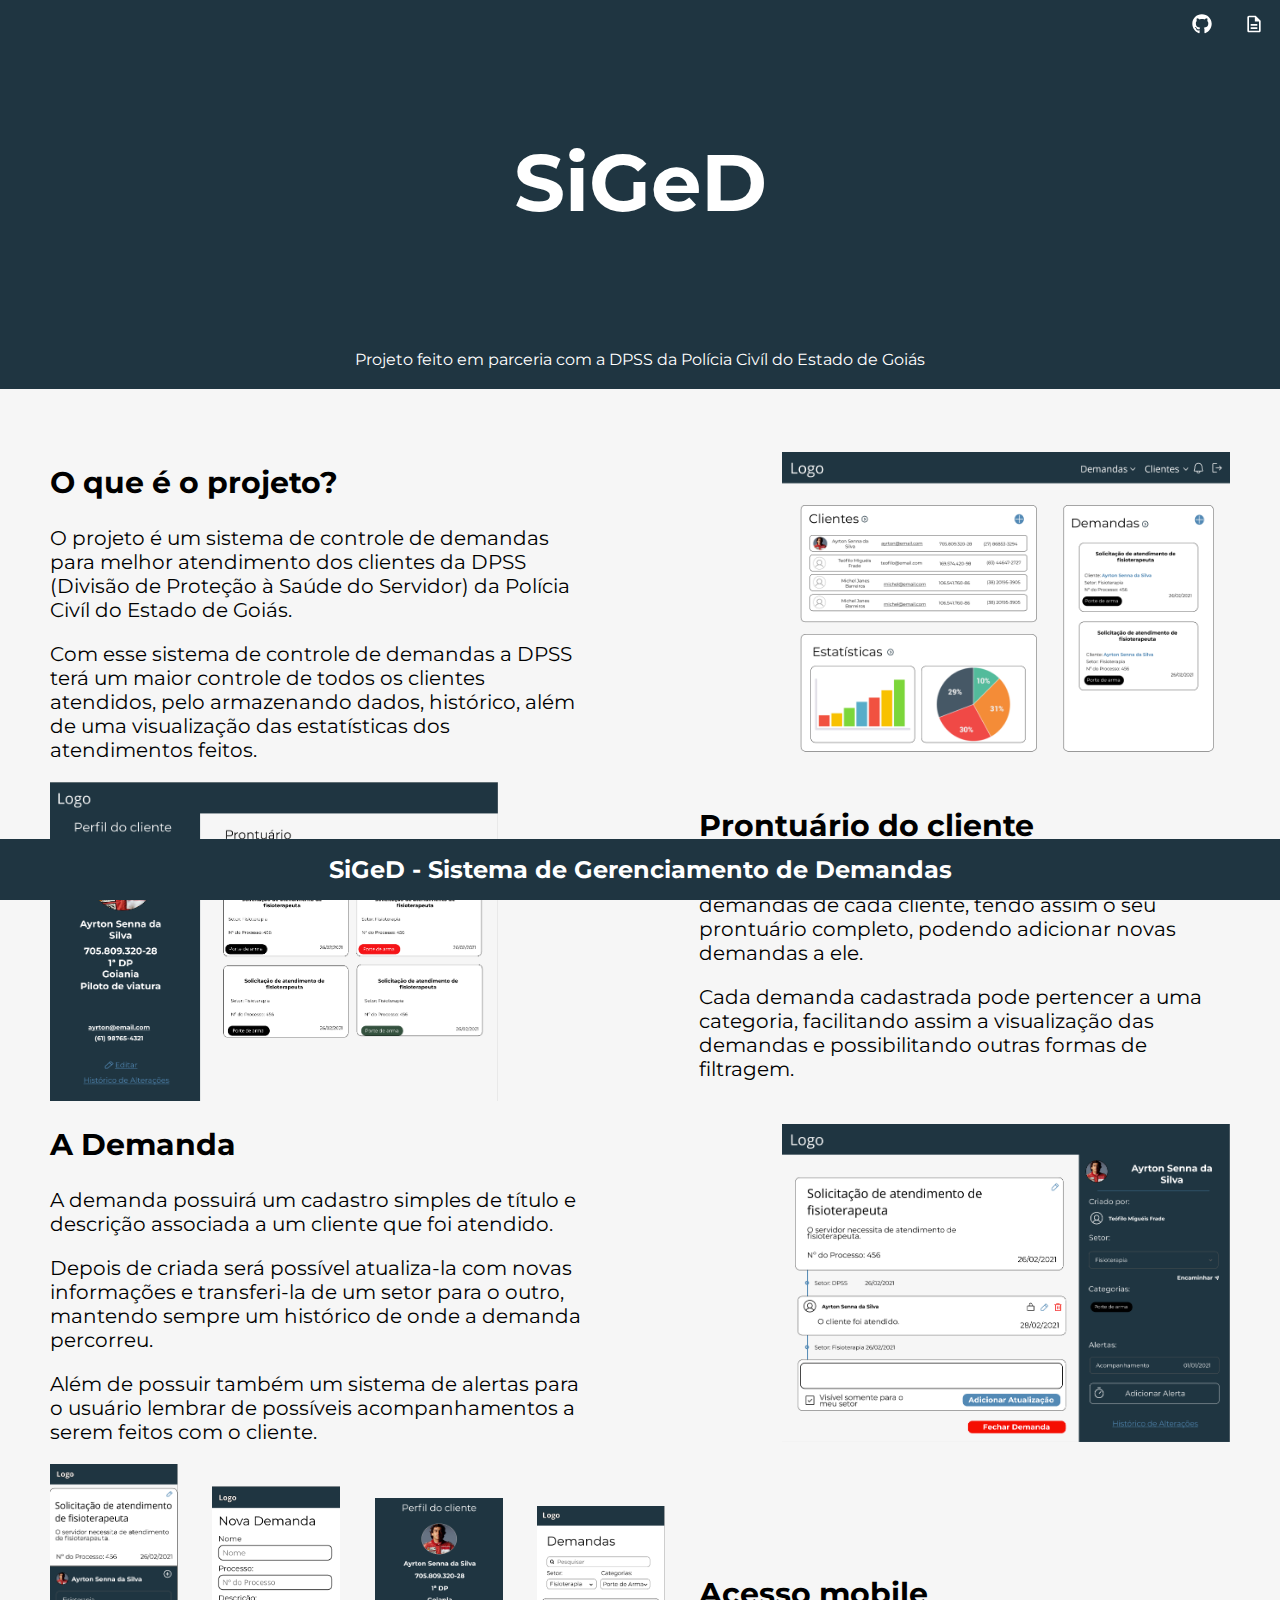
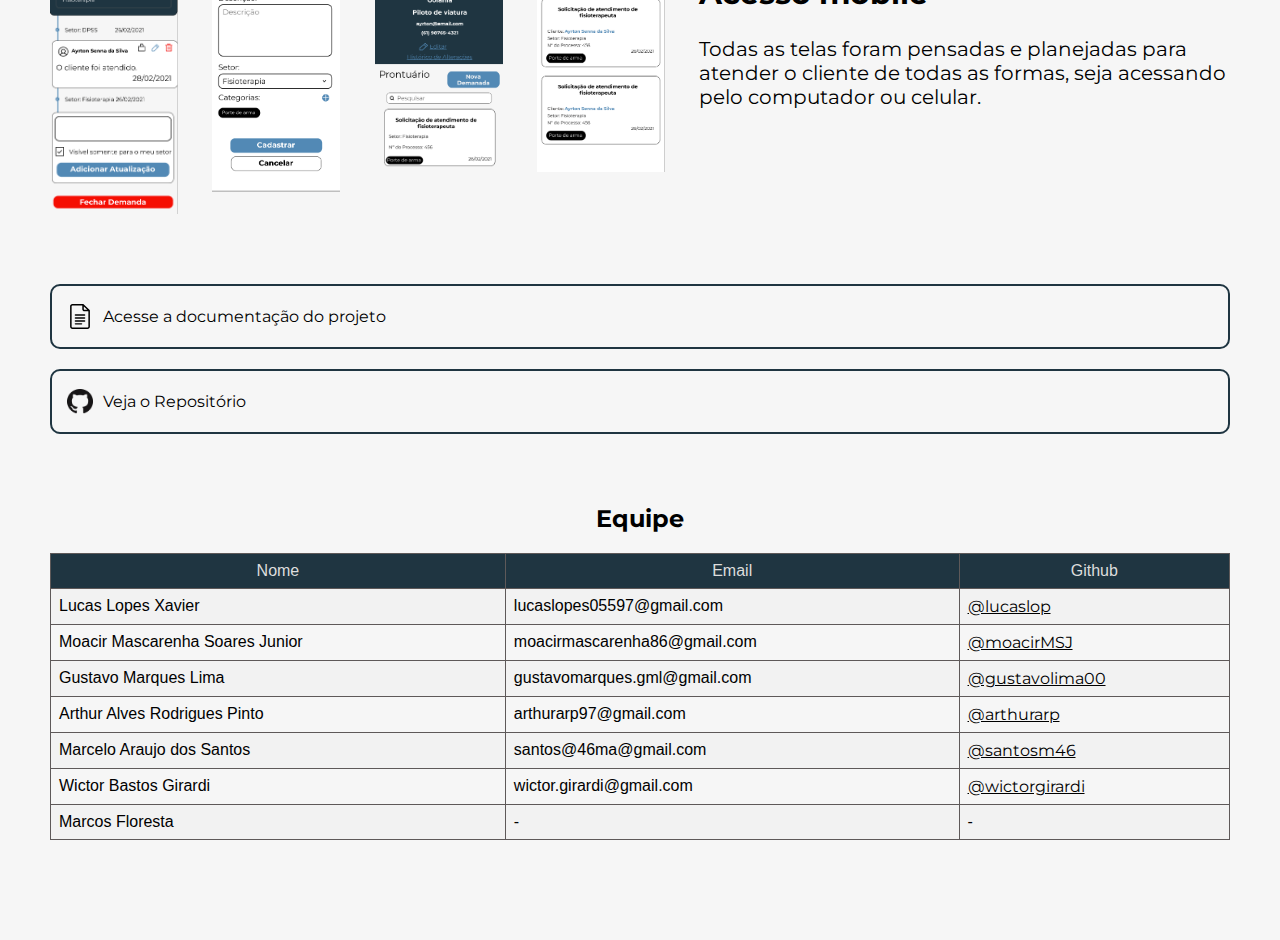
<file: index.html>
<!DOCTYPE HTML>
<html lang="pt">

  <head>
    <meta charset="UTF-8">
    <title>SiGeD</title>
    <link rel="stylesheet" href="./assets/css/landing_page.css">
    <link rel="preconnect" href="https://fonts.gstatic.com">
    <link rel="preconnect" href="https://fonts.gstatic.com">
    <link href="https://fonts.googleapis.com/css2?family=Montserrat&display=swap" rel="stylesheet">
    
  </head>

  <body>
    
    <div class="navbar">
      <div class="nav-links">
        <a href="https://github.com/FGA-GCES/2020-2-SiGeD" title="Repositórios">
          <img src="assets/img/github-brands.svg" color="#FFFFFF" alt="Repositórios" height="20px" width="20px">
        </a>
        <a href="home" title="Documentação">
          <img src="assets/img/docs-light.svg" alt="Documentação" height="20px" width="20px">
        </a>
      </div>
    </div>

    <div class="page">

    
    
      <div class="page-top">
        <h1 class="title">SiGeD</h1>
        <p class="description">Projeto feito em parceria com a DPSS da Polícia Civíl do Estado de Goiás</p>
      </div>
      
      <div class="container">

        <div class="side-by-side">
          <div class="text-part">
            <h2>O que é o projeto?</h2>
              <p>
                O projeto é um sistema de controle de demandas para melhor atendimento dos clientes da DPSS (Divisão de Proteção à Saúde do Servidor) da Polícia Civíl do Estado de Goiás.
              </p>
              <p>
                Com esse sistema de controle de demandas a DPSS terá um maior controle de todos os clientes atendidos, pelo armazenando dados, histórico, além de uma visualização das estatísticas dos atendimentos feitos.
              </p>
          </div>
          <img class="img-part" src="assets/img/prototipo/home.png"/>
        </div>

        <div class="side-by-side">
          <img class="img-part" src="assets/img/prototipo/profile.png"/>
          <div class="text-part">
            <h2>Prontuário do cliente</h2>
              <p>
                Nesse sistema será possível a visualização das demandas de cada cliente, tendo assim o seu prontuário completo, podendo adicionar novas demandas a ele.
              </p>
              <p>
                Cada demanda cadastrada pode pertencer a uma categoria, facilitando assim a visualização das demandas e possibilitando outras formas de filtragem.
              </p>
          </div>
        </div>

        <div class="side-by-side">
          <div class="text-part">
            <h2>A Demanda</h2>
            <p>
              A demanda possuirá um cadastro simples de título e descrição associada a um cliente que foi atendido.
            </p>
            <p>
              Depois de criada será possível atualiza-la com novas informações e transferi-la de um setor para o outro, mantendo sempre um histórico de onde a demanda percorreu.
            </p>
            <p>
              Além de possuir também um sistema de alertas para o usuário lembrar de possíveis acompanhamentos a serem feitos com o cliente.
            </p>
          </div>
          <img class="img-part" src="assets/img/prototipo/demanda.png"/>
        </div>

        <div class="side-by-side">
          <img class="img-mobile-part" src="assets/img/prototipo/demanda-mobile.png"/>
          <img class="img-mobile-part" src="assets/img/prototipo/nova-demanda-mobile.png"/>
          <img class="img-mobile-part" src="assets/img/prototipo/profile-mobile.png"/>
          <img class="img-mobile-part" src="assets/img/prototipo/demandas-mobile.png"/>
          <div class="text-part">
            <h2>Acesso mobile</h2>
            <p>
              Todas as telas foram pensadas e planejadas para atender o cliente de todas as formas, seja acessando pelo computador ou celular.
            </p>
          </div>
        </div>

        <div class="buttons">
          <div class="card-button" onclick="location.href='home';">
            <img class="button-icon" src="assets/img/docs.svg" alt="Documentação">
            <p>Acesse a documentação do projeto</p>
          </div>
          <div class="card-button" onclick="location.href='https://github.com/FGA-GCES/2020-2-SiGeD';">
            <img class="button-icon" src="assets/img/github.png" alt="Documentação">
            <p>Veja o Repositório</p>
          </div>
        </div>

        <div class="team">
          <h2 class="team-title">Equipe</h2>
          <div id="teamMembers">
            <table id="customers">
              <tr>
                  <td id="topid">Nome</td>
                  <td id="topid">Email</td>
                  <td id="topid">Github</td>
              </tr>
              <tr>
                  <td>Lucas Lopes Xavier</td>
                  <td>lucaslopes05597@gmail.com</td>
                  <td><a href="github./com/lucaslop"> @lucaslop</a></td>
              </tr>
              <tr>
                <td>Moacir Mascarenha Soares Junior</td>
                <td>moacirmascarenha86@gmail.com</td>
                <td><a href="github./com/moacirMSJ"> @moacirMSJ</a></td>
              </tr>
              <tr>
                <td>Gustavo Marques Lima</td>
                <td>gustavomarques.gml@gmail.com</td>
                <td><a href="github./com/gustavolima00">@gustavolima00</a></td>
              </tr>
              <tr>
                <td>Arthur Alves Rodrigues Pinto</td>
                <td>arthurarp97@gmail.com</td>
                <td><a href="github./com/arthurarp">@arthurarp</a></td>
              </tr>
              <tr>
                <td>Marcelo Araujo dos Santos</td>
                <td>santos@46ma@gmail.com</td>
                <td><a href="github./com/santosm46">@santosm46</a></td>
              </tr>
              <tr>
                <td>Wictor Bastos Girardi</td>
                <td>wictor.girardi@gmail.com</td>
                <td><a href="github./com/wictorgirardi">@wictorgirardi</a></td>
              </tr>
              <tr>
                <td>Marcos Floresta</td>
                <td>-</td>
                <td>-</td>
              </tr>
          </table>
        </div>
      </div>

    </div>

    <footer>
      <h1 class="footer-title">SiGeD - Sistema de Gerenciamento de Demandas</h1>
    </footer>

  </body>
  
 

  </script>
</html>
</file>
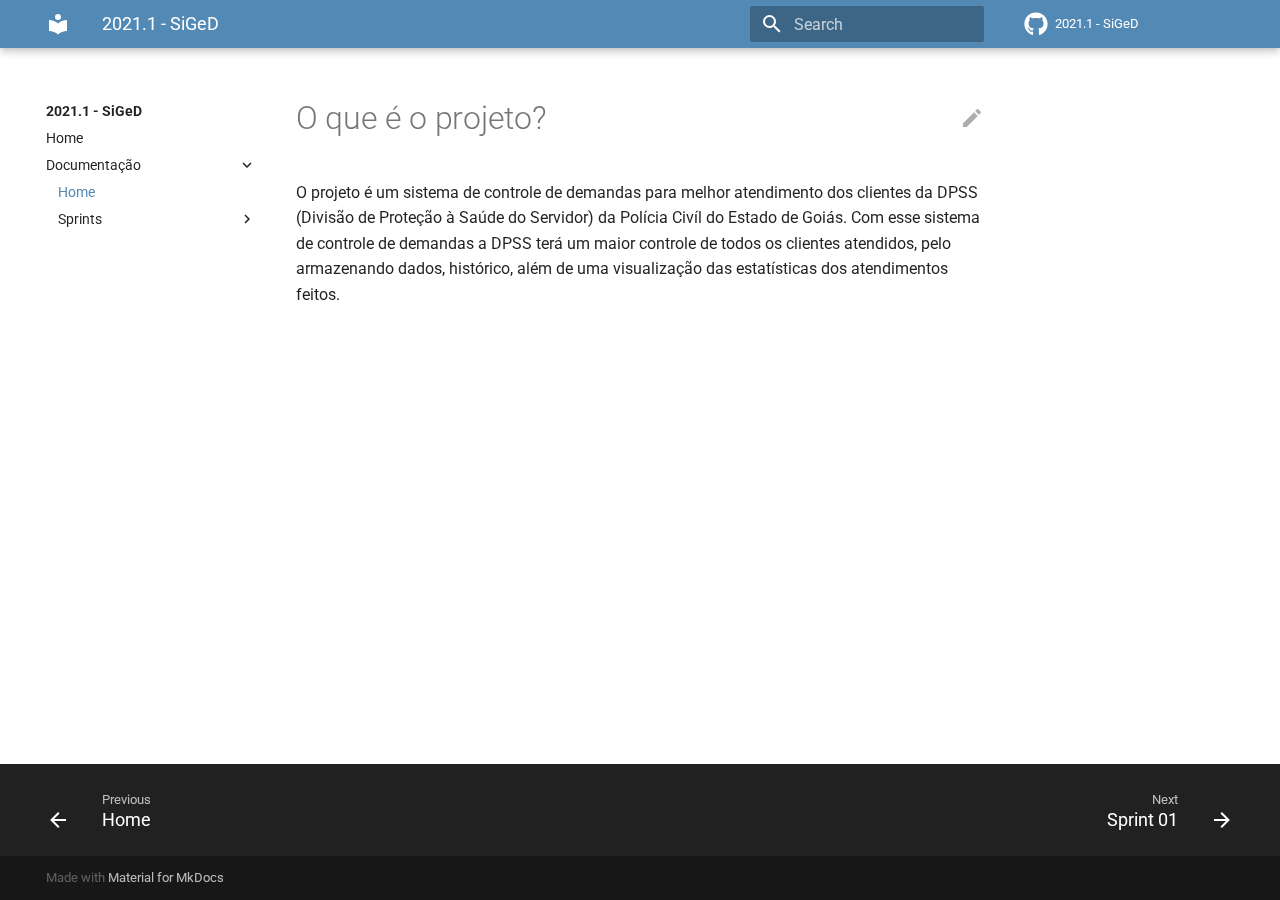
<file: home/index.html>
<!doctype html>
<html lang="en" class="no-js">
  <head>
    
      <meta charset="utf-8">
      <meta name="viewport" content="width=device-width,initial-scale=1">
      
      
      
      
      <link rel="icon" href="../assets/images/favicon.png">
      <meta name="generator" content="mkdocs-1.2.3, mkdocs-material-7.3.6">
    
    
      
        <title>Home - 2021.1 - SiGeD</title>
      
    
    
      <link rel="stylesheet" href="../assets/stylesheets/main.a57b2b03.min.css">
      
        
        <link rel="stylesheet" href="../assets/stylesheets/palette.3f5d1f46.min.css">
        
      
    
    
    
      
        
        <link rel="preconnect" href="https://fonts.gstatic.com" crossorigin>
        <link rel="stylesheet" href="https://fonts.googleapis.com/css?family=Roboto:300,400,400i,700%7CRoboto+Mono&display=fallback">
        <style>:root{--md-text-font-family:"Roboto";--md-code-font-family:"Roboto Mono"}</style>
      
    
    
    
      <link rel="stylesheet" href="../assets/css/docs.css">
    
    
      


    
    
  </head>
  
  
    
    
    
    
    
    <body dir="ltr" data-md-color-scheme="" data-md-color-primary="none" data-md-color-accent="none">
  
    
    <script>function __prefix(e){return new URL("..",location).pathname+"."+e}function __get(e,t=localStorage){return JSON.parse(t.getItem(__prefix(e)))}</script>
    
    <input class="md-toggle" data-md-toggle="drawer" type="checkbox" id="__drawer" autocomplete="off">
    <input class="md-toggle" data-md-toggle="search" type="checkbox" id="__search" autocomplete="off">
    <label class="md-overlay" for="__drawer"></label>
    <div data-md-component="skip">
      
        
        <a href="#o-que-e-o-projeto" class="md-skip">
          Skip to content
        </a>
      
    </div>
    <div data-md-component="announce">
      
    </div>
    
      

<header class="md-header" data-md-component="header">
  <nav class="md-header__inner md-grid" aria-label="Header">
    <a href=".." title="2021.1 - SiGeD" class="md-header__button md-logo" aria-label="2021.1 - SiGeD" data-md-component="logo">
      
  
  <svg xmlns="http://www.w3.org/2000/svg" viewBox="0 0 24 24"><path d="M12 8a3 3 0 0 0 3-3 3 3 0 0 0-3-3 3 3 0 0 0-3 3 3 3 0 0 0 3 3m0 3.54C9.64 9.35 6.5 8 3 8v11c3.5 0 6.64 1.35 9 3.54 2.36-2.19 5.5-3.54 9-3.54V8c-3.5 0-6.64 1.35-9 3.54z"/></svg>

    </a>
    <label class="md-header__button md-icon" for="__drawer">
      <svg xmlns="http://www.w3.org/2000/svg" viewBox="0 0 24 24"><path d="M3 6h18v2H3V6m0 5h18v2H3v-2m0 5h18v2H3v-2z"/></svg>
    </label>
    <div class="md-header__title" data-md-component="header-title">
      <div class="md-header__ellipsis">
        <div class="md-header__topic">
          <span class="md-ellipsis">
            2021.1 - SiGeD
          </span>
        </div>
        <div class="md-header__topic" data-md-component="header-topic">
          <span class="md-ellipsis">
            
              Home
            
          </span>
        </div>
      </div>
    </div>
    
    
    
      <label class="md-header__button md-icon" for="__search">
        <svg xmlns="http://www.w3.org/2000/svg" viewBox="0 0 24 24"><path d="M9.5 3A6.5 6.5 0 0 1 16 9.5c0 1.61-.59 3.09-1.56 4.23l.27.27h.79l5 5-1.5 1.5-5-5v-.79l-.27-.27A6.516 6.516 0 0 1 9.5 16 6.5 6.5 0 0 1 3 9.5 6.5 6.5 0 0 1 9.5 3m0 2C7 5 5 7 5 9.5S7 14 9.5 14 14 12 14 9.5 12 5 9.5 5z"/></svg>
      </label>
      
<div class="md-search" data-md-component="search" role="dialog">
  <label class="md-search__overlay" for="__search"></label>
  <div class="md-search__inner" role="search">
    <form class="md-search__form" name="search">
      <input type="text" class="md-search__input" name="query" aria-label="Search" placeholder="Search" autocapitalize="off" autocorrect="off" autocomplete="off" spellcheck="false" data-md-component="search-query" required>
      <label class="md-search__icon md-icon" for="__search">
        <svg xmlns="http://www.w3.org/2000/svg" viewBox="0 0 24 24"><path d="M9.5 3A6.5 6.5 0 0 1 16 9.5c0 1.61-.59 3.09-1.56 4.23l.27.27h.79l5 5-1.5 1.5-5-5v-.79l-.27-.27A6.516 6.516 0 0 1 9.5 16 6.5 6.5 0 0 1 3 9.5 6.5 6.5 0 0 1 9.5 3m0 2C7 5 5 7 5 9.5S7 14 9.5 14 14 12 14 9.5 12 5 9.5 5z"/></svg>
        <svg xmlns="http://www.w3.org/2000/svg" viewBox="0 0 24 24"><path d="M20 11v2H8l5.5 5.5-1.42 1.42L4.16 12l7.92-7.92L13.5 5.5 8 11h12z"/></svg>
      </label>
      <nav class="md-search__options" aria-label="Search">
        
        <button type="reset" class="md-search__icon md-icon" aria-label="Clear" tabindex="-1">
          <svg xmlns="http://www.w3.org/2000/svg" viewBox="0 0 24 24"><path d="M19 6.41 17.59 5 12 10.59 6.41 5 5 6.41 10.59 12 5 17.59 6.41 19 12 13.41 17.59 19 19 17.59 13.41 12 19 6.41z"/></svg>
        </button>
      </nav>
      
    </form>
    <div class="md-search__output">
      <div class="md-search__scrollwrap" data-md-scrollfix>
        <div class="md-search-result" data-md-component="search-result">
          <div class="md-search-result__meta">
            Initializing search
          </div>
          <ol class="md-search-result__list"></ol>
        </div>
      </div>
    </div>
  </div>
</div>
    
    
      <div class="md-header__source">
        
<a href="https://github.com/FGA-GCES/2020-2-SiGeD/" title="Go to repository" class="md-source" data-md-component="source">
  <div class="md-source__icon md-icon">
    
    <svg xmlns="http://www.w3.org/2000/svg" viewBox="0 0 496 512"><path d="M165.9 397.4c0 2-2.3 3.6-5.2 3.6-3.3.3-5.6-1.3-5.6-3.6 0-2 2.3-3.6 5.2-3.6 3-.3 5.6 1.3 5.6 3.6zm-31.1-4.5c-.7 2 1.3 4.3 4.3 4.9 2.6 1 5.6 0 6.2-2s-1.3-4.3-4.3-5.2c-2.6-.7-5.5.3-6.2 2.3zm44.2-1.7c-2.9.7-4.9 2.6-4.6 4.9.3 2 2.9 3.3 5.9 2.6 2.9-.7 4.9-2.6 4.6-4.6-.3-1.9-3-3.2-5.9-2.9zM244.8 8C106.1 8 0 113.3 0 252c0 110.9 69.8 205.8 169.5 239.2 12.8 2.3 17.3-5.6 17.3-12.1 0-6.2-.3-40.4-.3-61.4 0 0-70 15-84.7-29.8 0 0-11.4-29.1-27.8-36.6 0 0-22.9-15.7 1.6-15.4 0 0 24.9 2 38.6 25.8 21.9 38.6 58.6 27.5 72.9 20.9 2.3-16 8.8-27.1 16-33.7-55.9-6.2-112.3-14.3-112.3-110.5 0-27.5 7.6-41.3 23.6-58.9-2.6-6.5-11.1-33.3 2.6-67.9 20.9-6.5 69 27 69 27 20-5.6 41.5-8.5 62.8-8.5s42.8 2.9 62.8 8.5c0 0 48.1-33.6 69-27 13.7 34.7 5.2 61.4 2.6 67.9 16 17.7 25.8 31.5 25.8 58.9 0 96.5-58.9 104.2-114.8 110.5 9.2 7.9 17 22.9 17 46.4 0 33.7-.3 75.4-.3 83.6 0 6.5 4.6 14.4 17.3 12.1C428.2 457.8 496 362.9 496 252 496 113.3 383.5 8 244.8 8zM97.2 352.9c-1.3 1-1 3.3.7 5.2 1.6 1.6 3.9 2.3 5.2 1 1.3-1 1-3.3-.7-5.2-1.6-1.6-3.9-2.3-5.2-1zm-10.8-8.1c-.7 1.3.3 2.9 2.3 3.9 1.6 1 3.6.7 4.3-.7.7-1.3-.3-2.9-2.3-3.9-2-.6-3.6-.3-4.3.7zm32.4 35.6c-1.6 1.3-1 4.3 1.3 6.2 2.3 2.3 5.2 2.6 6.5 1 1.3-1.3.7-4.3-1.3-6.2-2.2-2.3-5.2-2.6-6.5-1zm-11.4-14.7c-1.6 1-1.6 3.6 0 5.9 1.6 2.3 4.3 3.3 5.6 2.3 1.6-1.3 1.6-3.9 0-6.2-1.4-2.3-4-3.3-5.6-2z"/></svg>
  </div>
  <div class="md-source__repository">
    2021.1 - SiGeD
  </div>
</a>
      </div>
    
  </nav>
  
</header>
    
    <div class="md-container" data-md-component="container">
      
      
        
          
        
      
      <main class="md-main" data-md-component="main">
        <div class="md-main__inner md-grid">
          
            
              
              <div class="md-sidebar md-sidebar--primary" data-md-component="sidebar" data-md-type="navigation" >
                <div class="md-sidebar__scrollwrap">
                  <div class="md-sidebar__inner">
                    


<nav class="md-nav md-nav--primary" aria-label="Navigation" data-md-level="0">
  <label class="md-nav__title" for="__drawer">
    <a href=".." title="2021.1 - SiGeD" class="md-nav__button md-logo" aria-label="2021.1 - SiGeD" data-md-component="logo">
      
  
  <svg xmlns="http://www.w3.org/2000/svg" viewBox="0 0 24 24"><path d="M12 8a3 3 0 0 0 3-3 3 3 0 0 0-3-3 3 3 0 0 0-3 3 3 3 0 0 0 3 3m0 3.54C9.64 9.35 6.5 8 3 8v11c3.5 0 6.64 1.35 9 3.54 2.36-2.19 5.5-3.54 9-3.54V8c-3.5 0-6.64 1.35-9 3.54z"/></svg>

    </a>
    2021.1 - SiGeD
  </label>
  
    <div class="md-nav__source">
      
<a href="https://github.com/FGA-GCES/2020-2-SiGeD/" title="Go to repository" class="md-source" data-md-component="source">
  <div class="md-source__icon md-icon">
    
    <svg xmlns="http://www.w3.org/2000/svg" viewBox="0 0 496 512"><path d="M165.9 397.4c0 2-2.3 3.6-5.2 3.6-3.3.3-5.6-1.3-5.6-3.6 0-2 2.3-3.6 5.2-3.6 3-.3 5.6 1.3 5.6 3.6zm-31.1-4.5c-.7 2 1.3 4.3 4.3 4.9 2.6 1 5.6 0 6.2-2s-1.3-4.3-4.3-5.2c-2.6-.7-5.5.3-6.2 2.3zm44.2-1.7c-2.9.7-4.9 2.6-4.6 4.9.3 2 2.9 3.3 5.9 2.6 2.9-.7 4.9-2.6 4.6-4.6-.3-1.9-3-3.2-5.9-2.9zM244.8 8C106.1 8 0 113.3 0 252c0 110.9 69.8 205.8 169.5 239.2 12.8 2.3 17.3-5.6 17.3-12.1 0-6.2-.3-40.4-.3-61.4 0 0-70 15-84.7-29.8 0 0-11.4-29.1-27.8-36.6 0 0-22.9-15.7 1.6-15.4 0 0 24.9 2 38.6 25.8 21.9 38.6 58.6 27.5 72.9 20.9 2.3-16 8.8-27.1 16-33.7-55.9-6.2-112.3-14.3-112.3-110.5 0-27.5 7.6-41.3 23.6-58.9-2.6-6.5-11.1-33.3 2.6-67.9 20.9-6.5 69 27 69 27 20-5.6 41.5-8.5 62.8-8.5s42.8 2.9 62.8 8.5c0 0 48.1-33.6 69-27 13.7 34.7 5.2 61.4 2.6 67.9 16 17.7 25.8 31.5 25.8 58.9 0 96.5-58.9 104.2-114.8 110.5 9.2 7.9 17 22.9 17 46.4 0 33.7-.3 75.4-.3 83.6 0 6.5 4.6 14.4 17.3 12.1C428.2 457.8 496 362.9 496 252 496 113.3 383.5 8 244.8 8zM97.2 352.9c-1.3 1-1 3.3.7 5.2 1.6 1.6 3.9 2.3 5.2 1 1.3-1 1-3.3-.7-5.2-1.6-1.6-3.9-2.3-5.2-1zm-10.8-8.1c-.7 1.3.3 2.9 2.3 3.9 1.6 1 3.6.7 4.3-.7.7-1.3-.3-2.9-2.3-3.9-2-.6-3.6-.3-4.3.7zm32.4 35.6c-1.6 1.3-1 4.3 1.3 6.2 2.3 2.3 5.2 2.6 6.5 1 1.3-1.3.7-4.3-1.3-6.2-2.2-2.3-5.2-2.6-6.5-1zm-11.4-14.7c-1.6 1-1.6 3.6 0 5.9 1.6 2.3 4.3 3.3 5.6 2.3 1.6-1.3 1.6-3.9 0-6.2-1.4-2.3-4-3.3-5.6-2z"/></svg>
  </div>
  <div class="md-source__repository">
    2021.1 - SiGeD
  </div>
</a>
    </div>
  
  <ul class="md-nav__list" data-md-scrollfix>
    
      
      
      

  
  
  
    <li class="md-nav__item">
      <a href=".." class="md-nav__link">
        Home
      </a>
    </li>
  

    
      
      
      

  
  
    
  
  
    
    <li class="md-nav__item md-nav__item--active md-nav__item--nested">
      
      
        <input class="md-nav__toggle md-toggle" data-md-toggle="__nav_2" type="checkbox" id="__nav_2" checked>
      
      
      
      
        <label class="md-nav__link" for="__nav_2">
          Documentação
          <span class="md-nav__icon md-icon"></span>
        </label>
      
      <nav class="md-nav" aria-label="Documentação" data-md-level="1">
        <label class="md-nav__title" for="__nav_2">
          <span class="md-nav__icon md-icon"></span>
          Documentação
        </label>
        <ul class="md-nav__list" data-md-scrollfix>
          
            
              
  
  
    
  
  
    <li class="md-nav__item md-nav__item--active">
      
      <input class="md-nav__toggle md-toggle" data-md-toggle="toc" type="checkbox" id="__toc">
      
      
        
      
      
      <a href="./" class="md-nav__link md-nav__link--active">
        Home
      </a>
      
    </li>
  

            
          
            
              
  
  
  
    
    <li class="md-nav__item md-nav__item--nested">
      
      
        <input class="md-nav__toggle md-toggle" data-md-toggle="__nav_2_2" type="checkbox" id="__nav_2_2" >
      
      
      
      
        <label class="md-nav__link" for="__nav_2_2">
          Sprints
          <span class="md-nav__icon md-icon"></span>
        </label>
      
      <nav class="md-nav" aria-label="Sprints" data-md-level="2">
        <label class="md-nav__title" for="__nav_2_2">
          <span class="md-nav__icon md-icon"></span>
          Sprints
        </label>
        <ul class="md-nav__list" data-md-scrollfix>
          
            
              
  
  
  
    <li class="md-nav__item">
      <a href="../sprints/sprint1/" class="md-nav__link">
        Sprint 01
      </a>
    </li>
  

            
          
            
              
  
  
  
    <li class="md-nav__item">
      <a href="../sprints/sprint2/" class="md-nav__link">
        Sprint 02
      </a>
    </li>
  

            
          
            
              
  
  
  
    <li class="md-nav__item">
      <a href="../sprints/sprint3/" class="md-nav__link">
        Sprint 03
      </a>
    </li>
  

            
          
            
              
  
  
  
    <li class="md-nav__item">
      <a href="../sprints/sprint4/" class="md-nav__link">
        Sprint 04
      </a>
    </li>
  

            
          
            
              
  
  
  
    <li class="md-nav__item">
      <a href="../sprints/sprint5/" class="md-nav__link">
        Sprint 05
      </a>
    </li>
  

            
          
            
              
  
  
  
    <li class="md-nav__item">
      <a href="../sprints/sprint6/" class="md-nav__link">
        Sprint 06
      </a>
    </li>
  

            
          
            
              
  
  
  
    <li class="md-nav__item">
      <a href="../sprints/sprint7/" class="md-nav__link">
        Sprint 07
      </a>
    </li>
  

            
          
            
              
  
  
  
    <li class="md-nav__item">
      <a href="../sprints/apresentacaoFinal" class="md-nav__link">
        Apresentação Final
      </a>
    </li>
  

            
          
        </ul>
      </nav>
    </li>
  

            
          
        </ul>
      </nav>
    </li>
  

    
  </ul>
</nav>
                  </div>
                </div>
              </div>
            
            
              
              <div class="md-sidebar md-sidebar--secondary" data-md-component="sidebar" data-md-type="toc" >
                <div class="md-sidebar__scrollwrap">
                  <div class="md-sidebar__inner">
                    


<nav class="md-nav md-nav--secondary" aria-label="Table of contents">
  
  
  
    
  
  
</nav>
                  </div>
                </div>
              </div>
            
          
          <div class="md-content" data-md-component="content">
            <article class="md-content__inner md-typeset">
              
                
                  <a href="https://github.com/FGA-GCES/2020-2-SiGeD/edit/master/docs/home.md" title="Edit this page" class="md-content__button md-icon">
                    <svg xmlns="http://www.w3.org/2000/svg" viewBox="0 0 24 24"><path d="M20.71 7.04c.39-.39.39-1.04 0-1.41l-2.34-2.34c-.37-.39-1.02-.39-1.41 0l-1.84 1.83 3.75 3.75M3 17.25V21h3.75L17.81 9.93l-3.75-3.75L3 17.25z"/></svg>
                  </a>
                
                
                <h1 id="o-que-e-o-projeto">O que é o projeto?</h1>
<p>O projeto é um sistema de controle de demandas para melhor atendimento dos clientes da DPSS (Divisão de Proteção à Saúde do Servidor) da Polícia Civíl do Estado de Goiás. Com esse sistema de controle de demandas a DPSS terá um maior controle de todos os clientes atendidos, pelo armazenando dados, histórico, além de uma visualização das estatísticas dos atendimentos feitos.</p>
                
              
              
                


              
            </article>
          </div>
        </div>
        
      </main>
      
        
<footer class="md-footer">
  
    <nav class="md-footer__inner md-grid" aria-label="Footer">
      
        
        <a href=".." class="md-footer__link md-footer__link--prev" aria-label="Previous: Home" rel="prev">
          <div class="md-footer__button md-icon">
            <svg xmlns="http://www.w3.org/2000/svg" viewBox="0 0 24 24"><path d="M20 11v2H8l5.5 5.5-1.42 1.42L4.16 12l7.92-7.92L13.5 5.5 8 11h12z"/></svg>
          </div>
          <div class="md-footer__title">
            <div class="md-ellipsis">
              <span class="md-footer__direction">
                Previous
              </span>
              Home
            </div>
          </div>
        </a>
      
      
        
        <a href="../sprints/sprint1/" class="md-footer__link md-footer__link--next" aria-label="Next: Sprint 01" rel="next">
          <div class="md-footer__title">
            <div class="md-ellipsis">
              <span class="md-footer__direction">
                Next
              </span>
              Sprint 01
            </div>
          </div>
          <div class="md-footer__button md-icon">
            <svg xmlns="http://www.w3.org/2000/svg" viewBox="0 0 24 24"><path d="M4 11v2h12l-5.5 5.5 1.42 1.42L19.84 12l-7.92-7.92L10.5 5.5 16 11H4z"/></svg>
          </div>
        </a>
      
    </nav>
  
  <div class="md-footer-meta md-typeset">
    <div class="md-footer-meta__inner md-grid">
      <div class="md-footer-copyright">
        
        
          Made with
          <a href="https://squidfunk.github.io/mkdocs-material/" target="_blank" rel="noopener">
            Material for MkDocs
          </a>
        
        
      </div>
      
    </div>
  </div>
</footer>
      
    </div>
    <div class="md-dialog" data-md-component="dialog">
      <div class="md-dialog__inner md-typeset"></div>
    </div>
    <script id="__config" type="application/json">{"base": "..", "features": [], "translations": {"clipboard.copy": "Copy to clipboard", "clipboard.copied": "Copied to clipboard", "search.config.lang": "en", "search.config.pipeline": "trimmer, stopWordFilter", "search.config.separator": "[\\s\\-]+", "search.placeholder": "Search", "search.result.placeholder": "Type to start searching", "search.result.none": "No matching documents", "search.result.one": "1 matching document", "search.result.other": "# matching documents", "search.result.more.one": "1 more on this page", "search.result.more.other": "# more on this page", "search.result.term.missing": "Missing", "select.version.title": "Select version"}, "search": "../assets/javascripts/workers/search.fcfe8b6d.min.js", "version": null}</script>
    
    
      <script src="../assets/javascripts/bundle.b1047164.min.js"></script>
      
        <script src="../assets/js/jquery.min.js"></script>
      
        <script src="../assets/js/jquery.zoom.min.js"></script>
      
        <script src="../assets/js/extra.js"></script>
      
    
  </body>
</html>
</file>
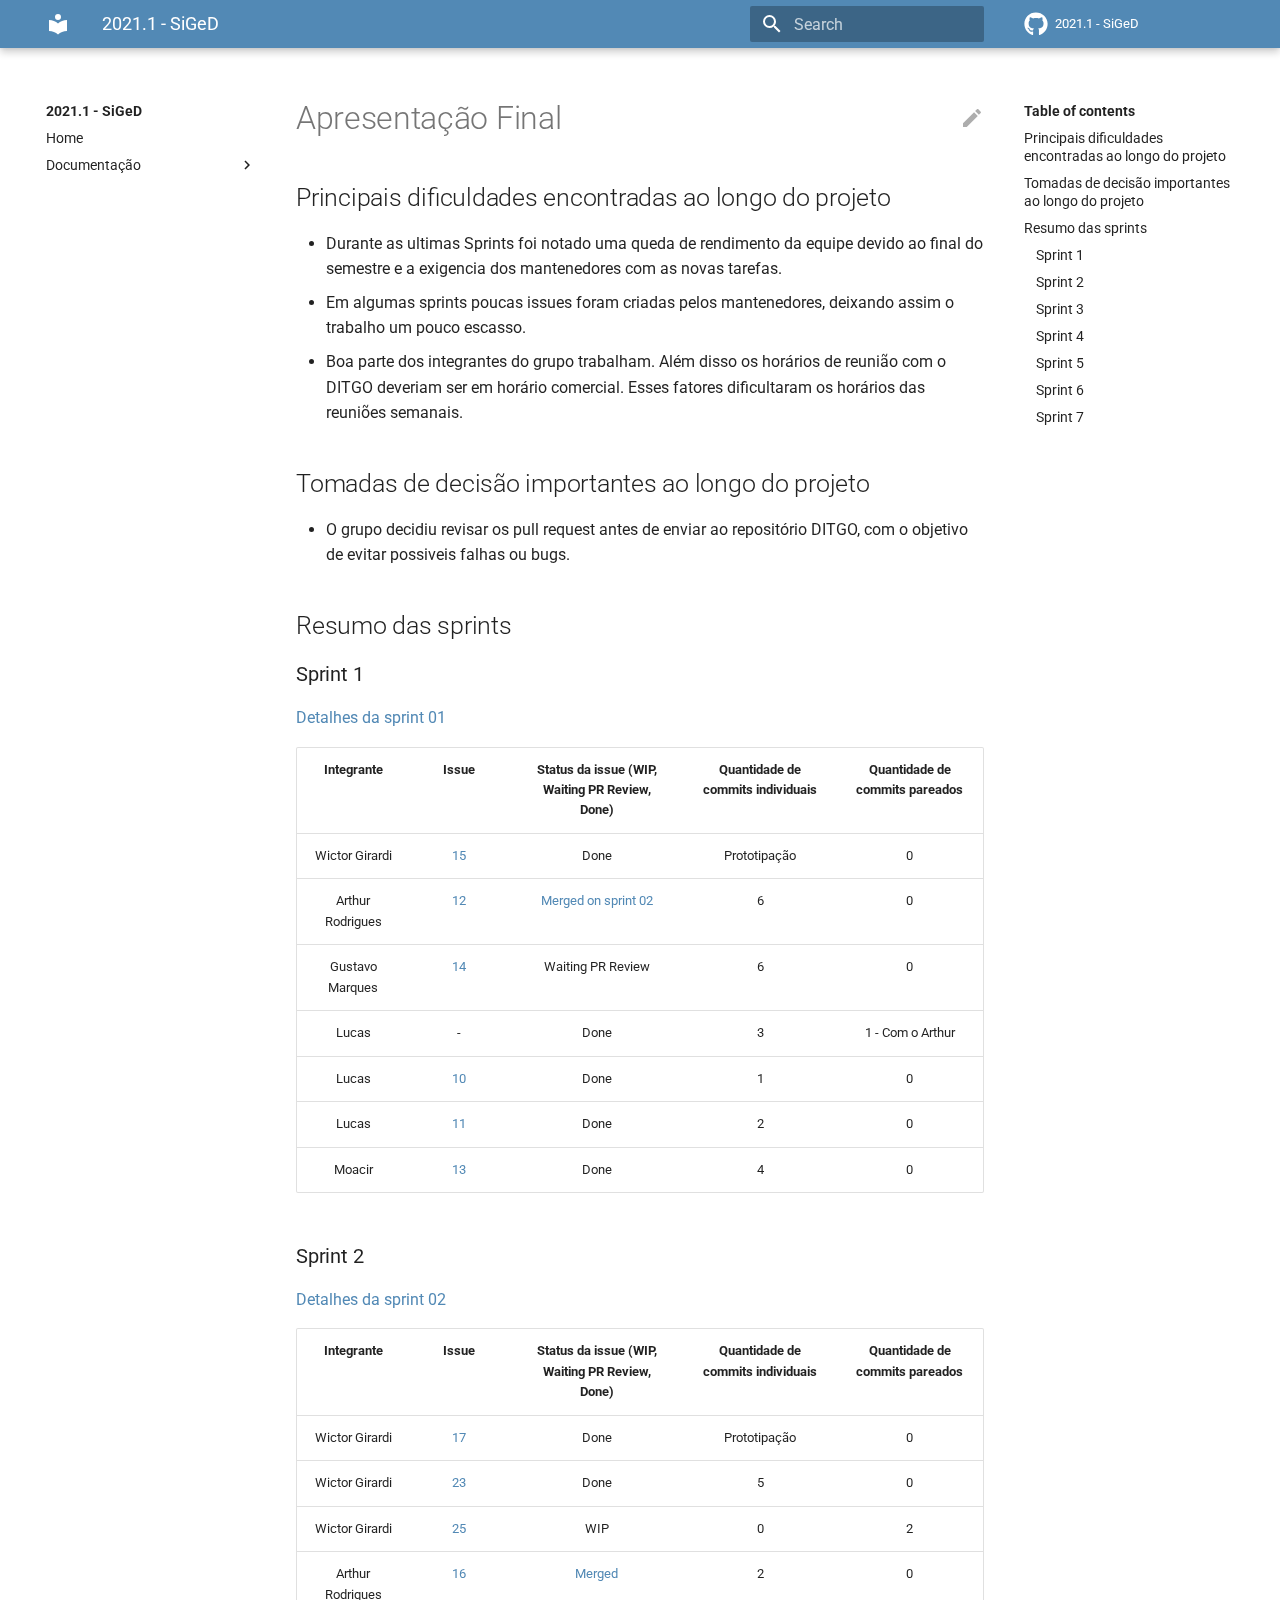
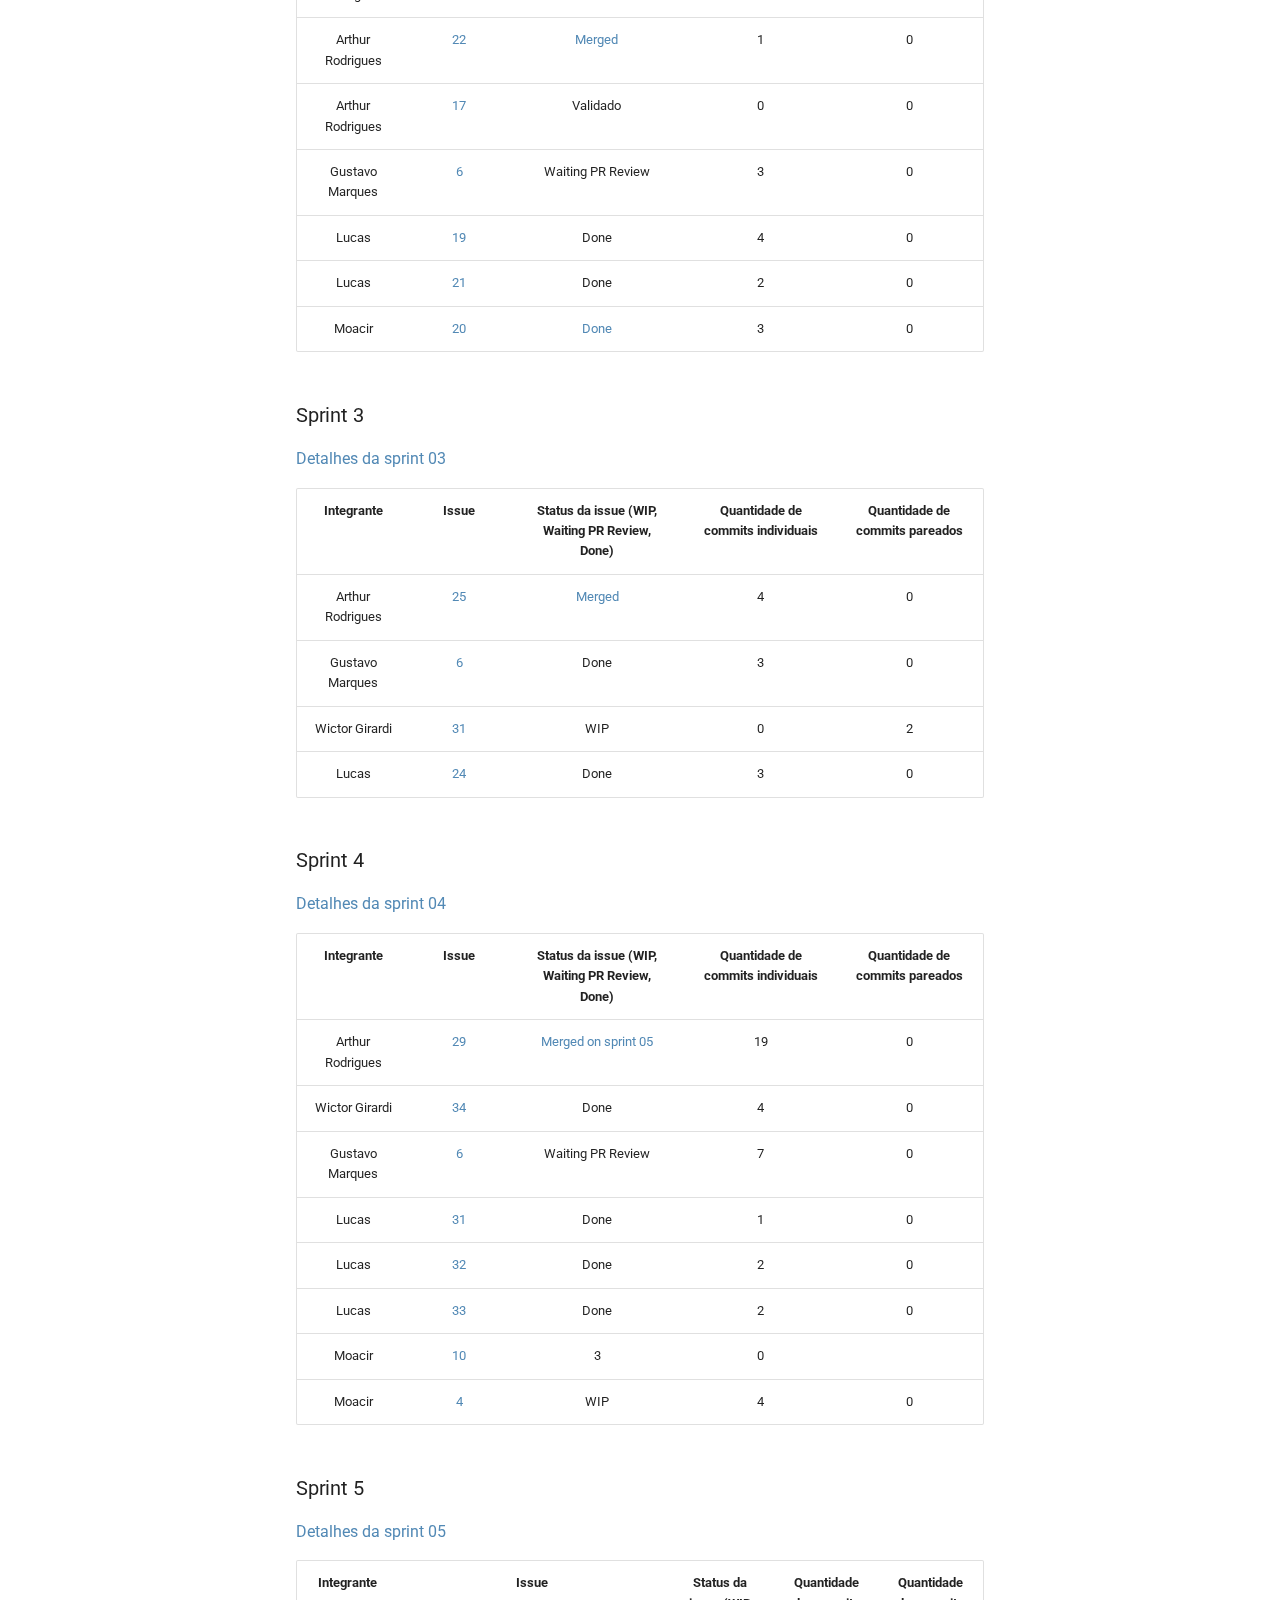
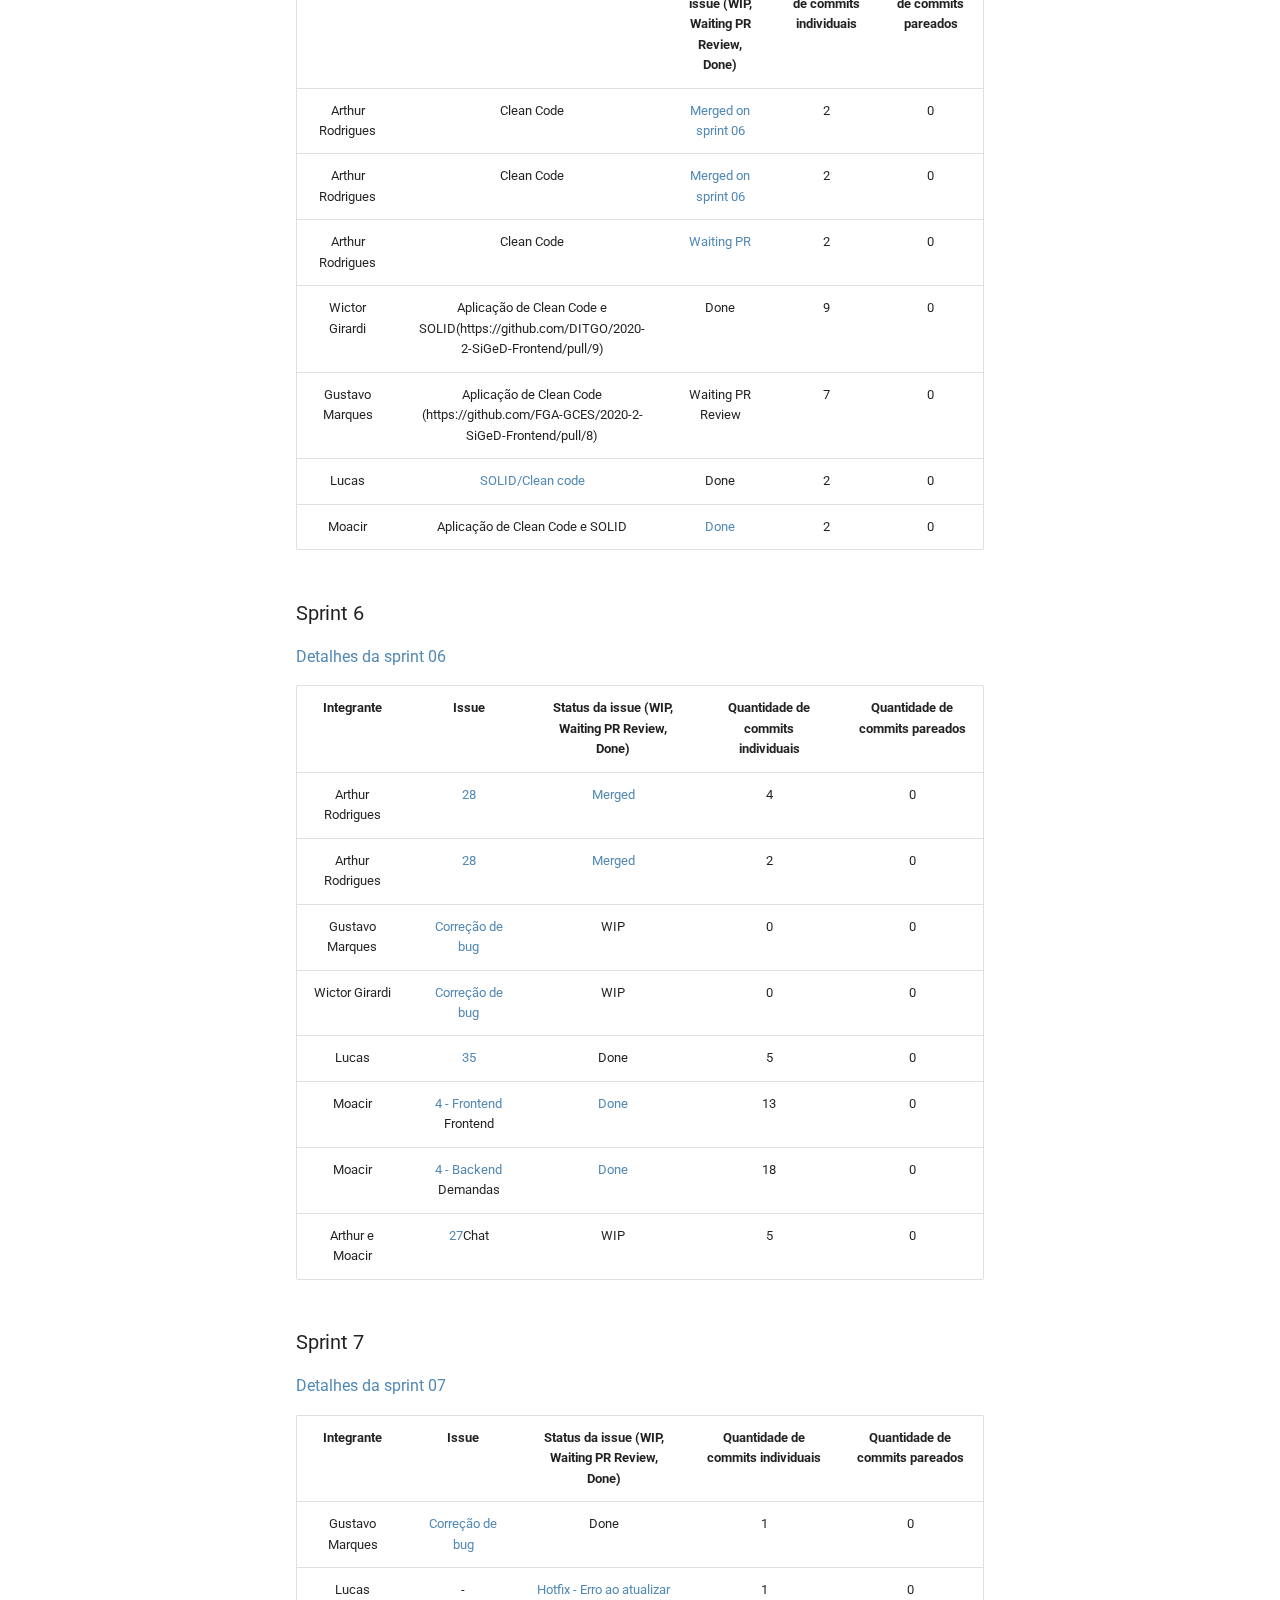
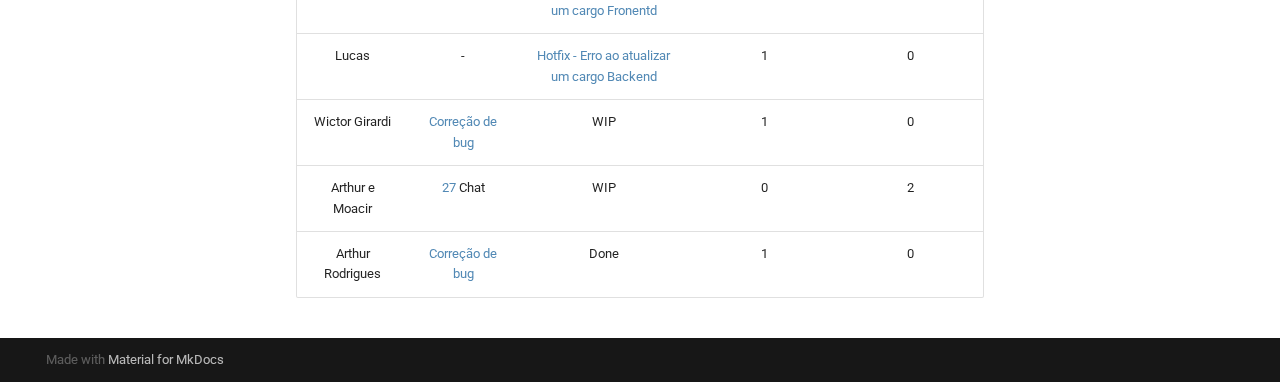
<file: sprints/apresentacaoFinal/index.html>
<!doctype html>
<html lang="en" class="no-js">
  <head>
    
      <meta charset="utf-8">
      <meta name="viewport" content="width=device-width,initial-scale=1">
      
      
      
      
      <link rel="icon" href="../../assets/images/favicon.png">
      <meta name="generator" content="mkdocs-1.2.3, mkdocs-material-7.3.6">
    
    
      
        <title>Apresentação Final - 2021.1 - SiGeD</title>
      
    
    
      <link rel="stylesheet" href="../../assets/stylesheets/main.a57b2b03.min.css">
      
        
        <link rel="stylesheet" href="../../assets/stylesheets/palette.3f5d1f46.min.css">
        
      
    
    
    
      
        
        <link rel="preconnect" href="https://fonts.gstatic.com" crossorigin>
        <link rel="stylesheet" href="https://fonts.googleapis.com/css?family=Roboto:300,400,400i,700%7CRoboto+Mono&display=fallback">
        <style>:root{--md-text-font-family:"Roboto";--md-code-font-family:"Roboto Mono"}</style>
      
    
    
    
      <link rel="stylesheet" href="../../assets/css/docs.css">
    
    
      


    
    
  </head>
  
  
    
    
    
    
    
    <body dir="ltr" data-md-color-scheme="" data-md-color-primary="none" data-md-color-accent="none">
  
    
    <script>function __prefix(e){return new URL("../..",location).pathname+"."+e}function __get(e,t=localStorage){return JSON.parse(t.getItem(__prefix(e)))}</script>
    
    <input class="md-toggle" data-md-toggle="drawer" type="checkbox" id="__drawer" autocomplete="off">
    <input class="md-toggle" data-md-toggle="search" type="checkbox" id="__search" autocomplete="off">
    <label class="md-overlay" for="__drawer"></label>
    <div data-md-component="skip">
      
        
        <a href="#apresentacao-final" class="md-skip">
          Skip to content
        </a>
      
    </div>
    <div data-md-component="announce">
      
    </div>
    
      

<header class="md-header" data-md-component="header">
  <nav class="md-header__inner md-grid" aria-label="Header">
    <a href="../.." title="2021.1 - SiGeD" class="md-header__button md-logo" aria-label="2021.1 - SiGeD" data-md-component="logo">
      
  
  <svg xmlns="http://www.w3.org/2000/svg" viewBox="0 0 24 24"><path d="M12 8a3 3 0 0 0 3-3 3 3 0 0 0-3-3 3 3 0 0 0-3 3 3 3 0 0 0 3 3m0 3.54C9.64 9.35 6.5 8 3 8v11c3.5 0 6.64 1.35 9 3.54 2.36-2.19 5.5-3.54 9-3.54V8c-3.5 0-6.64 1.35-9 3.54z"/></svg>

    </a>
    <label class="md-header__button md-icon" for="__drawer">
      <svg xmlns="http://www.w3.org/2000/svg" viewBox="0 0 24 24"><path d="M3 6h18v2H3V6m0 5h18v2H3v-2m0 5h18v2H3v-2z"/></svg>
    </label>
    <div class="md-header__title" data-md-component="header-title">
      <div class="md-header__ellipsis">
        <div class="md-header__topic">
          <span class="md-ellipsis">
            2021.1 - SiGeD
          </span>
        </div>
        <div class="md-header__topic" data-md-component="header-topic">
          <span class="md-ellipsis">
            
              Apresentação Final
            
          </span>
        </div>
      </div>
    </div>
    
    
    
      <label class="md-header__button md-icon" for="__search">
        <svg xmlns="http://www.w3.org/2000/svg" viewBox="0 0 24 24"><path d="M9.5 3A6.5 6.5 0 0 1 16 9.5c0 1.61-.59 3.09-1.56 4.23l.27.27h.79l5 5-1.5 1.5-5-5v-.79l-.27-.27A6.516 6.516 0 0 1 9.5 16 6.5 6.5 0 0 1 3 9.5 6.5 6.5 0 0 1 9.5 3m0 2C7 5 5 7 5 9.5S7 14 9.5 14 14 12 14 9.5 12 5 9.5 5z"/></svg>
      </label>
      
<div class="md-search" data-md-component="search" role="dialog">
  <label class="md-search__overlay" for="__search"></label>
  <div class="md-search__inner" role="search">
    <form class="md-search__form" name="search">
      <input type="text" class="md-search__input" name="query" aria-label="Search" placeholder="Search" autocapitalize="off" autocorrect="off" autocomplete="off" spellcheck="false" data-md-component="search-query" required>
      <label class="md-search__icon md-icon" for="__search">
        <svg xmlns="http://www.w3.org/2000/svg" viewBox="0 0 24 24"><path d="M9.5 3A6.5 6.5 0 0 1 16 9.5c0 1.61-.59 3.09-1.56 4.23l.27.27h.79l5 5-1.5 1.5-5-5v-.79l-.27-.27A6.516 6.516 0 0 1 9.5 16 6.5 6.5 0 0 1 3 9.5 6.5 6.5 0 0 1 9.5 3m0 2C7 5 5 7 5 9.5S7 14 9.5 14 14 12 14 9.5 12 5 9.5 5z"/></svg>
        <svg xmlns="http://www.w3.org/2000/svg" viewBox="0 0 24 24"><path d="M20 11v2H8l5.5 5.5-1.42 1.42L4.16 12l7.92-7.92L13.5 5.5 8 11h12z"/></svg>
      </label>
      <nav class="md-search__options" aria-label="Search">
        
        <button type="reset" class="md-search__icon md-icon" aria-label="Clear" tabindex="-1">
          <svg xmlns="http://www.w3.org/2000/svg" viewBox="0 0 24 24"><path d="M19 6.41 17.59 5 12 10.59 6.41 5 5 6.41 10.59 12 5 17.59 6.41 19 12 13.41 17.59 19 19 17.59 13.41 12 19 6.41z"/></svg>
        </button>
      </nav>
      
    </form>
    <div class="md-search__output">
      <div class="md-search__scrollwrap" data-md-scrollfix>
        <div class="md-search-result" data-md-component="search-result">
          <div class="md-search-result__meta">
            Initializing search
          </div>
          <ol class="md-search-result__list"></ol>
        </div>
      </div>
    </div>
  </div>
</div>
    
    
      <div class="md-header__source">
        
<a href="https://github.com/FGA-GCES/2020-2-SiGeD/" title="Go to repository" class="md-source" data-md-component="source">
  <div class="md-source__icon md-icon">
    
    <svg xmlns="http://www.w3.org/2000/svg" viewBox="0 0 496 512"><path d="M165.9 397.4c0 2-2.3 3.6-5.2 3.6-3.3.3-5.6-1.3-5.6-3.6 0-2 2.3-3.6 5.2-3.6 3-.3 5.6 1.3 5.6 3.6zm-31.1-4.5c-.7 2 1.3 4.3 4.3 4.9 2.6 1 5.6 0 6.2-2s-1.3-4.3-4.3-5.2c-2.6-.7-5.5.3-6.2 2.3zm44.2-1.7c-2.9.7-4.9 2.6-4.6 4.9.3 2 2.9 3.3 5.9 2.6 2.9-.7 4.9-2.6 4.6-4.6-.3-1.9-3-3.2-5.9-2.9zM244.8 8C106.1 8 0 113.3 0 252c0 110.9 69.8 205.8 169.5 239.2 12.8 2.3 17.3-5.6 17.3-12.1 0-6.2-.3-40.4-.3-61.4 0 0-70 15-84.7-29.8 0 0-11.4-29.1-27.8-36.6 0 0-22.9-15.7 1.6-15.4 0 0 24.9 2 38.6 25.8 21.9 38.6 58.6 27.5 72.9 20.9 2.3-16 8.8-27.1 16-33.7-55.9-6.2-112.3-14.3-112.3-110.5 0-27.5 7.6-41.3 23.6-58.9-2.6-6.5-11.1-33.3 2.6-67.9 20.9-6.5 69 27 69 27 20-5.6 41.5-8.5 62.8-8.5s42.8 2.9 62.8 8.5c0 0 48.1-33.6 69-27 13.7 34.7 5.2 61.4 2.6 67.9 16 17.7 25.8 31.5 25.8 58.9 0 96.5-58.9 104.2-114.8 110.5 9.2 7.9 17 22.9 17 46.4 0 33.7-.3 75.4-.3 83.6 0 6.5 4.6 14.4 17.3 12.1C428.2 457.8 496 362.9 496 252 496 113.3 383.5 8 244.8 8zM97.2 352.9c-1.3 1-1 3.3.7 5.2 1.6 1.6 3.9 2.3 5.2 1 1.3-1 1-3.3-.7-5.2-1.6-1.6-3.9-2.3-5.2-1zm-10.8-8.1c-.7 1.3.3 2.9 2.3 3.9 1.6 1 3.6.7 4.3-.7.7-1.3-.3-2.9-2.3-3.9-2-.6-3.6-.3-4.3.7zm32.4 35.6c-1.6 1.3-1 4.3 1.3 6.2 2.3 2.3 5.2 2.6 6.5 1 1.3-1.3.7-4.3-1.3-6.2-2.2-2.3-5.2-2.6-6.5-1zm-11.4-14.7c-1.6 1-1.6 3.6 0 5.9 1.6 2.3 4.3 3.3 5.6 2.3 1.6-1.3 1.6-3.9 0-6.2-1.4-2.3-4-3.3-5.6-2z"/></svg>
  </div>
  <div class="md-source__repository">
    2021.1 - SiGeD
  </div>
</a>
      </div>
    
  </nav>
  
</header>
    
    <div class="md-container" data-md-component="container">
      
      
        
          
        
      
      <main class="md-main" data-md-component="main">
        <div class="md-main__inner md-grid">
          
            
              
              <div class="md-sidebar md-sidebar--primary" data-md-component="sidebar" data-md-type="navigation" >
                <div class="md-sidebar__scrollwrap">
                  <div class="md-sidebar__inner">
                    


<nav class="md-nav md-nav--primary" aria-label="Navigation" data-md-level="0">
  <label class="md-nav__title" for="__drawer">
    <a href="../.." title="2021.1 - SiGeD" class="md-nav__button md-logo" aria-label="2021.1 - SiGeD" data-md-component="logo">
      
  
  <svg xmlns="http://www.w3.org/2000/svg" viewBox="0 0 24 24"><path d="M12 8a3 3 0 0 0 3-3 3 3 0 0 0-3-3 3 3 0 0 0-3 3 3 3 0 0 0 3 3m0 3.54C9.64 9.35 6.5 8 3 8v11c3.5 0 6.64 1.35 9 3.54 2.36-2.19 5.5-3.54 9-3.54V8c-3.5 0-6.64 1.35-9 3.54z"/></svg>

    </a>
    2021.1 - SiGeD
  </label>
  
    <div class="md-nav__source">
      
<a href="https://github.com/FGA-GCES/2020-2-SiGeD/" title="Go to repository" class="md-source" data-md-component="source">
  <div class="md-source__icon md-icon">
    
    <svg xmlns="http://www.w3.org/2000/svg" viewBox="0 0 496 512"><path d="M165.9 397.4c0 2-2.3 3.6-5.2 3.6-3.3.3-5.6-1.3-5.6-3.6 0-2 2.3-3.6 5.2-3.6 3-.3 5.6 1.3 5.6 3.6zm-31.1-4.5c-.7 2 1.3 4.3 4.3 4.9 2.6 1 5.6 0 6.2-2s-1.3-4.3-4.3-5.2c-2.6-.7-5.5.3-6.2 2.3zm44.2-1.7c-2.9.7-4.9 2.6-4.6 4.9.3 2 2.9 3.3 5.9 2.6 2.9-.7 4.9-2.6 4.6-4.6-.3-1.9-3-3.2-5.9-2.9zM244.8 8C106.1 8 0 113.3 0 252c0 110.9 69.8 205.8 169.5 239.2 12.8 2.3 17.3-5.6 17.3-12.1 0-6.2-.3-40.4-.3-61.4 0 0-70 15-84.7-29.8 0 0-11.4-29.1-27.8-36.6 0 0-22.9-15.7 1.6-15.4 0 0 24.9 2 38.6 25.8 21.9 38.6 58.6 27.5 72.9 20.9 2.3-16 8.8-27.1 16-33.7-55.9-6.2-112.3-14.3-112.3-110.5 0-27.5 7.6-41.3 23.6-58.9-2.6-6.5-11.1-33.3 2.6-67.9 20.9-6.5 69 27 69 27 20-5.6 41.5-8.5 62.8-8.5s42.8 2.9 62.8 8.5c0 0 48.1-33.6 69-27 13.7 34.7 5.2 61.4 2.6 67.9 16 17.7 25.8 31.5 25.8 58.9 0 96.5-58.9 104.2-114.8 110.5 9.2 7.9 17 22.9 17 46.4 0 33.7-.3 75.4-.3 83.6 0 6.5 4.6 14.4 17.3 12.1C428.2 457.8 496 362.9 496 252 496 113.3 383.5 8 244.8 8zM97.2 352.9c-1.3 1-1 3.3.7 5.2 1.6 1.6 3.9 2.3 5.2 1 1.3-1 1-3.3-.7-5.2-1.6-1.6-3.9-2.3-5.2-1zm-10.8-8.1c-.7 1.3.3 2.9 2.3 3.9 1.6 1 3.6.7 4.3-.7.7-1.3-.3-2.9-2.3-3.9-2-.6-3.6-.3-4.3.7zm32.4 35.6c-1.6 1.3-1 4.3 1.3 6.2 2.3 2.3 5.2 2.6 6.5 1 1.3-1.3.7-4.3-1.3-6.2-2.2-2.3-5.2-2.6-6.5-1zm-11.4-14.7c-1.6 1-1.6 3.6 0 5.9 1.6 2.3 4.3 3.3 5.6 2.3 1.6-1.3 1.6-3.9 0-6.2-1.4-2.3-4-3.3-5.6-2z"/></svg>
  </div>
  <div class="md-source__repository">
    2021.1 - SiGeD
  </div>
</a>
    </div>
  
  <ul class="md-nav__list" data-md-scrollfix>
    
      
      
      

  
  
  
    <li class="md-nav__item">
      <a href="../.." class="md-nav__link">
        Home
      </a>
    </li>
  

    
      
      
      

  
  
  
    
    <li class="md-nav__item md-nav__item--nested">
      
      
        <input class="md-nav__toggle md-toggle" data-md-toggle="__nav_2" type="checkbox" id="__nav_2" >
      
      
      
      
        <label class="md-nav__link" for="__nav_2">
          Documentação
          <span class="md-nav__icon md-icon"></span>
        </label>
      
      <nav class="md-nav" aria-label="Documentação" data-md-level="1">
        <label class="md-nav__title" for="__nav_2">
          <span class="md-nav__icon md-icon"></span>
          Documentação
        </label>
        <ul class="md-nav__list" data-md-scrollfix>
          
            
              
  
  
  
    <li class="md-nav__item">
      <a href="../../home/" class="md-nav__link">
        Home
      </a>
    </li>
  

            
          
            
              
  
  
  
    
    <li class="md-nav__item md-nav__item--nested">
      
      
        <input class="md-nav__toggle md-toggle" data-md-toggle="__nav_2_2" type="checkbox" id="__nav_2_2" >
      
      
      
      
        <label class="md-nav__link" for="__nav_2_2">
          Sprints
          <span class="md-nav__icon md-icon"></span>
        </label>
      
      <nav class="md-nav" aria-label="Sprints" data-md-level="2">
        <label class="md-nav__title" for="__nav_2_2">
          <span class="md-nav__icon md-icon"></span>
          Sprints
        </label>
        <ul class="md-nav__list" data-md-scrollfix>
          
            
              
  
  
  
    <li class="md-nav__item">
      <a href="../sprint1/" class="md-nav__link">
        Sprint 01
      </a>
    </li>
  

            
          
            
              
  
  
  
    <li class="md-nav__item">
      <a href="../sprint2/" class="md-nav__link">
        Sprint 02
      </a>
    </li>
  

            
          
            
              
  
  
  
    <li class="md-nav__item">
      <a href="../sprint3/" class="md-nav__link">
        Sprint 03
      </a>
    </li>
  

            
          
            
              
  
  
  
    <li class="md-nav__item">
      <a href="../sprint4/" class="md-nav__link">
        Sprint 04
      </a>
    </li>
  

            
          
            
              
  
  
  
    <li class="md-nav__item">
      <a href="../sprint5/" class="md-nav__link">
        Sprint 05
      </a>
    </li>
  

            
          
            
              
  
  
  
    <li class="md-nav__item">
      <a href="../sprint6/" class="md-nav__link">
        Sprint 06
      </a>
    </li>
  

            
          
            
              
  
  
  
    <li class="md-nav__item">
      <a href="../sprint7/" class="md-nav__link">
        Sprint 07
      </a>
    </li>
  

            
          
            
              
  
  
  
    <li class="md-nav__item">
      <a href="." class="md-nav__link">
        Apresentação Final
      </a>
    </li>
  

            
          
        </ul>
      </nav>
    </li>
  

            
          
        </ul>
      </nav>
    </li>
  

    
  </ul>
</nav>
                  </div>
                </div>
              </div>
            
            
              
              <div class="md-sidebar md-sidebar--secondary" data-md-component="sidebar" data-md-type="toc" >
                <div class="md-sidebar__scrollwrap">
                  <div class="md-sidebar__inner">
                    


<nav class="md-nav md-nav--secondary" aria-label="Table of contents">
  
  
  
    
  
  
    <label class="md-nav__title" for="__toc">
      <span class="md-nav__icon md-icon"></span>
      Table of contents
    </label>
    <ul class="md-nav__list" data-md-component="toc" data-md-scrollfix>
      
        <li class="md-nav__item">
  <a href="#principais-dificuldades-encontradas-ao-longo-do-projeto" class="md-nav__link">
    Principais dificuldades encontradas ao longo do projeto
  </a>
  
</li>
      
        <li class="md-nav__item">
  <a href="#tomadas-de-decisao-importantes-ao-longo-do-projeto" class="md-nav__link">
    Tomadas de decisão importantes ao longo do projeto
  </a>
  
</li>
      
        <li class="md-nav__item">
  <a href="#resumo-das-sprints" class="md-nav__link">
    Resumo das sprints
  </a>
  
    <nav class="md-nav" aria-label="Resumo das sprints">
      <ul class="md-nav__list">
        
          <li class="md-nav__item">
  <a href="#sprint-1" class="md-nav__link">
    Sprint 1
  </a>
  
</li>
        
          <li class="md-nav__item">
  <a href="#sprint-2" class="md-nav__link">
    Sprint 2
  </a>
  
</li>
        
          <li class="md-nav__item">
  <a href="#sprint-3" class="md-nav__link">
    Sprint 3
  </a>
  
</li>
        
          <li class="md-nav__item">
  <a href="#sprint-4" class="md-nav__link">
    Sprint 4
  </a>
  
</li>
        
          <li class="md-nav__item">
  <a href="#sprint-5" class="md-nav__link">
    Sprint 5
  </a>
  
</li>
        
          <li class="md-nav__item">
  <a href="#sprint-6" class="md-nav__link">
    Sprint 6
  </a>
  
</li>
        
          <li class="md-nav__item">
  <a href="#sprint-7" class="md-nav__link">
    Sprint 7
  </a>
  
</li>
        
      </ul>
    </nav>
  
</li>
      
    </ul>
  
</nav>
                  </div>
                </div>
              </div>
            
          
          <div class="md-content" data-md-component="content">
            <article class="md-content__inner md-typeset">
              
                
                  <a href="https://github.com/FGA-GCES/2020-2-SiGeD/edit/master/docs/sprints/apresentacaoFinal.md" title="Edit this page" class="md-content__button md-icon">
                    <svg xmlns="http://www.w3.org/2000/svg" viewBox="0 0 24 24"><path d="M20.71 7.04c.39-.39.39-1.04 0-1.41l-2.34-2.34c-.37-.39-1.02-.39-1.41 0l-1.84 1.83 3.75 3.75M3 17.25V21h3.75L17.81 9.93l-3.75-3.75L3 17.25z"/></svg>
                  </a>
                
                
                <h1 id="apresentacao-final">Apresentação Final</h1>
<h2 id="principais-dificuldades-encontradas-ao-longo-do-projeto">Principais dificuldades encontradas ao longo do projeto</h2>
<ul>
<li>Durante as ultimas Sprints foi notado uma queda de rendimento da equipe devido ao final do semestre e a exigencia dos mantenedores com as novas tarefas.</li>
<li>Em algumas sprints poucas issues foram criadas pelos mantenedores, deixando assim o trabalho um pouco escasso. </li>
<li>Boa parte dos integrantes do grupo trabalham. Além disso os horários de reunião com o DITGO deveriam ser em horário comercial. Esses fatores dificultaram os horários das reuniões semanais.</li>
</ul>
<h2 id="tomadas-de-decisao-importantes-ao-longo-do-projeto">Tomadas de decisão importantes ao longo do projeto</h2>
<ul>
<li>O grupo decidiu revisar os pull request antes de enviar ao repositório DITGO, com o objetivo de evitar possiveis falhas ou bugs.</li>
</ul>
<h2 id="resumo-das-sprints">Resumo das sprints</h2>
<h3 id="sprint-1">Sprint 1</h3>
<p><a href="https://fga-gces.github.io/2020-2-SiGeD/sprints/sprint1/">Detalhes da sprint 01</a></p>
<table>
<thead>
<tr>
<th align="center">Integrante</th>
<th align="center">Issue</th>
<th align="center">Status da issue (WIP, Waiting PR Review, Done)</th>
<th align="center">Quantidade de commits individuais</th>
<th align="center">Quantidade de commits pareados</th>
</tr>
</thead>
<tbody>
<tr>
<td align="center">Wictor Girardi</td>
<td align="center"><a href="https://github.com/DITGO/2020-2-SiGeD/issues/15">15</a></td>
<td align="center">Done</td>
<td align="center">Prototipação</td>
<td align="center">0</td>
</tr>
<tr>
<td align="center">Arthur Rodrigues</td>
<td align="center"><a href="https://github.com/DITGO/2020-2-SiGeD/issues/12">12</a></td>
<td align="center"><a href="https://github.com/DITGO/2020-2-SiGeD-Cargo/pull/1">Merged on sprint 02</a></td>
<td align="center">6</td>
<td align="center">0</td>
</tr>
<tr>
<td align="center">Gustavo Marques</td>
<td align="center"><a href="https://github.com/DITGO/2020-2-SiGeD/issues/14">14</a></td>
<td align="center">Waiting PR Review</td>
<td align="center">6</td>
<td align="center">0</td>
</tr>
<tr>
<td align="center">Lucas</td>
<td align="center">-</td>
<td align="center">Done</td>
<td align="center">3</td>
<td align="center">1 - Com o Arthur</td>
</tr>
<tr>
<td align="center">Lucas</td>
<td align="center"><a href="https://github.com/DITGO/2020-2-SiGeD/issues/10">10</a></td>
<td align="center">Done</td>
<td align="center">1</td>
<td align="center">0</td>
</tr>
<tr>
<td align="center">Lucas</td>
<td align="center"><a href="https://github.com/DITGO/2020-2-SiGeD/issues/11">11</a></td>
<td align="center">Done</td>
<td align="center">2</td>
<td align="center">0</td>
</tr>
<tr>
<td align="center">Moacir</td>
<td align="center"><a href="https://github.com/DITGO/2020-2-SiGeD/issues/13">13</a></td>
<td align="center">Done</td>
<td align="center">4</td>
<td align="center">0</td>
</tr>
</tbody>
</table>
<h3 id="sprint-2">Sprint 2</h3>
<p><a href="https://fga-gces.github.io/2020-2-SiGeD/sprints/sprint2/">Detalhes da sprint 02</a></p>
<table>
<thead>
<tr>
<th align="center">Integrante</th>
<th align="center">Issue</th>
<th align="center">Status da issue (WIP, Waiting PR Review, Done)</th>
<th align="center">Quantidade de commits individuais</th>
<th align="center">Quantidade de commits pareados</th>
</tr>
</thead>
<tbody>
<tr>
<td align="center">Wictor Girardi</td>
<td align="center"><a href="https://github.com/DITGO/2020-2-SiGeD/issues/17">17</a></td>
<td align="center">Done</td>
<td align="center">Prototipação</td>
<td align="center">0</td>
</tr>
<tr>
<td align="center">Wictor Girardi</td>
<td align="center"><a href="https://github.com/DITGO/2020-2-SiGeD/issues/23">23</a></td>
<td align="center">Done</td>
<td align="center">5</td>
<td align="center">0</td>
</tr>
<tr>
<td align="center">Wictor Girardi</td>
<td align="center"><a href="https://github.com/DITGO/2020-2-SiGeD/issues/25">25</a></td>
<td align="center">WIP</td>
<td align="center">0</td>
<td align="center">2</td>
</tr>
<tr>
<td align="center">Arthur Rodrigues</td>
<td align="center"><a href="https://github.com/DITGO/2020-2-SiGeD/issues/16">16</a></td>
<td align="center"><a href="https://github.com/FGA-GCES/2020-2-SiGeD-Frontend/pull/2">Merged</a></td>
<td align="center">2</td>
<td align="center">0</td>
</tr>
<tr>
<td align="center">Arthur Rodrigues</td>
<td align="center"><a href="https://github.com/DITGO/2020-2-SiGeD/issues/22">22</a></td>
<td align="center"><a href="https://github.com/DITGO/2020-2-SiGeD-Demands/pull/1">Merged</a></td>
<td align="center">1</td>
<td align="center">0</td>
</tr>
<tr>
<td align="center">Arthur Rodrigues</td>
<td align="center"><a href="https://github.com/DITGO/2020-2-SiGeD/issues/17">17</a></td>
<td align="center">Validado</td>
<td align="center">0</td>
<td align="center">0</td>
</tr>
<tr>
<td align="center">Gustavo Marques</td>
<td align="center"><a href="https://github.com/DITGO/2020-2-SiGeD/issues/6">6</a></td>
<td align="center">Waiting PR Review</td>
<td align="center">3</td>
<td align="center">0</td>
</tr>
<tr>
<td align="center">Lucas</td>
<td align="center"><a href="https://github.com/DITGO/2020-2-SiGeD/issues/19">19</a></td>
<td align="center">Done</td>
<td align="center">4</td>
<td align="center">0</td>
</tr>
<tr>
<td align="center">Lucas</td>
<td align="center"><a href="https://github.com/DITGO/2020-2-SiGeD/issues/21">21</a></td>
<td align="center">Done</td>
<td align="center">2</td>
<td align="center">0</td>
</tr>
<tr>
<td align="center">Moacir</td>
<td align="center"><a href="https://github.com/DITGO/2020-2-SiGeD/issues/20">20</a></td>
<td align="center"><a href="https://github.com/DITGO/2020-2-SiGeD-Demands/pull/2">Done</a></td>
<td align="center">3</td>
<td align="center">0</td>
</tr>
</tbody>
</table>
<h3 id="sprint-3">Sprint 3</h3>
<p><a href="https://fga-gces.github.io/2020-2-SiGeD/sprints/sprint3/">Detalhes da sprint 03</a></p>
<table>
<thead>
<tr>
<th align="center">Integrante</th>
<th align="center">Issue</th>
<th align="center">Status da issue (WIP, Waiting PR Review, Done)</th>
<th align="center">Quantidade de commits individuais</th>
<th align="center">Quantidade de commits pareados</th>
</tr>
</thead>
<tbody>
<tr>
<td align="center">Arthur Rodrigues</td>
<td align="center"><a href="https://github.com/DITGO/2020-2-SiGeD/issues/25">25</a></td>
<td align="center"><a href="https://github.com/DITGO/2020-2-SiGeD-Frontend/pull/3">Merged</a></td>
<td align="center">4</td>
<td align="center">0</td>
</tr>
<tr>
<td align="center">Gustavo Marques</td>
<td align="center"><a href="https://github.com/DITGO/2020-2-SiGeD/issues/6">6</a></td>
<td align="center">Done</td>
<td align="center">3</td>
<td align="center">0</td>
</tr>
<tr>
<td align="center">Wictor Girardi</td>
<td align="center"><a href="https://github.com/DITGO/2020-2-SiGeD/issues/31">31</a></td>
<td align="center">WIP</td>
<td align="center">0</td>
<td align="center">2</td>
</tr>
<tr>
<td align="center">Lucas</td>
<td align="center"><a href="https://github.com/DITGO/2020-2-SiGeD/issues/24">24</a></td>
<td align="center">Done</td>
<td align="center">3</td>
<td align="center">0</td>
</tr>
</tbody>
</table>
<h3 id="sprint-4">Sprint 4</h3>
<p><a href="https://fga-gces.github.io/2020-2-SiGeD/sprints/sprint4/">Detalhes da sprint 04</a></p>
<table>
<thead>
<tr>
<th align="center">Integrante</th>
<th align="center">Issue</th>
<th align="center">Status da issue (WIP, Waiting PR Review, Done)</th>
<th align="center">Quantidade de commits individuais</th>
<th align="center">Quantidade de commits pareados</th>
</tr>
</thead>
<tbody>
<tr>
<td align="center">Arthur Rodrigues</td>
<td align="center"><a href="https://github.com/DITGO/2020-2-SiGeD/issues/29">29</a></td>
<td align="center"><a href="https://github.com/FGA-GCES/2020-2-SiGeD-Frontend/pull/6">Merged on sprint 05</a></td>
<td align="center">19</td>
<td align="center">0</td>
</tr>
<tr>
<td align="center">Wictor Girardi</td>
<td align="center"><a href="https://github.com/DITGO/2020-2-SiGeD/issues/34">34</a></td>
<td align="center">Done</td>
<td align="center">4</td>
<td align="center">0</td>
</tr>
<tr>
<td align="center">Gustavo Marques</td>
<td align="center"><a href="https://github.com/DITGO/2020-2-SiGeD/issues/6">6</a></td>
<td align="center">Waiting PR Review</td>
<td align="center">7</td>
<td align="center">0</td>
</tr>
<tr>
<td align="center">Lucas</td>
<td align="center"><a href="https://github.com/DITGO/2020-2-SiGeD/issues/31">31</a></td>
<td align="center">Done</td>
<td align="center">1</td>
<td align="center">0</td>
</tr>
<tr>
<td align="center">Lucas</td>
<td align="center"><a href="https://github.com/DITGO/2020-2-SiGeD/issues/32">32</a></td>
<td align="center">Done</td>
<td align="center">2</td>
<td align="center">0</td>
</tr>
<tr>
<td align="center">Lucas</td>
<td align="center"><a href="https://github.com/DITGO/2020-2-SiGeD/issues/33">33</a></td>
<td align="center">Done</td>
<td align="center">2</td>
<td align="center">0</td>
</tr>
<tr>
<td align="center">Moacir</td>
<td align="center"><a href="https://app.zenhub.com/workspaces/engineering-team-6141fb935d0a7e001275ec94/issues/gces-2020-2-siged/2020-2-siged/10">10</a></td>
<td align="center">3</td>
<td align="center">0</td>
<td align="center"></td>
</tr>
<tr>
<td align="center">Moacir</td>
<td align="center"><a href="https://github.com/DITGO/2020-2-SiGeD/issues/4">4</a></td>
<td align="center">WIP</td>
<td align="center">4</td>
<td align="center">0</td>
</tr>
</tbody>
</table>
<h3 id="sprint-5">Sprint 5</h3>
<p><a href="https://fga-gces.github.io/2020-2-SiGeD/sprints/sprint5/">Detalhes da sprint 05</a></p>
<table>
<thead>
<tr>
<th align="center">Integrante</th>
<th align="center">Issue</th>
<th align="center">Status da issue (WIP, Waiting PR Review, Done)</th>
<th align="center">Quantidade de commits individuais</th>
<th align="center">Quantidade de commits pareados</th>
</tr>
</thead>
<tbody>
<tr>
<td align="center">Arthur Rodrigues</td>
<td align="center">Clean Code</td>
<td align="center"><a href="https://github.com/FGA-GCES/2020-2-SiGeD-Frontend/pull/9">Merged on sprint 06</a></td>
<td align="center">2</td>
<td align="center">0</td>
</tr>
<tr>
<td align="center">Arthur Rodrigues</td>
<td align="center">Clean Code</td>
<td align="center"><a href="https://github.com/FGA-GCES/2020-2-SiGeD-Demands/pull/4">Merged on sprint 06</a></td>
<td align="center">2</td>
<td align="center">0</td>
</tr>
<tr>
<td align="center">Arthur Rodrigues</td>
<td align="center">Clean Code</td>
<td align="center"><a href="https://github.com/FGA-GCES/2020-2-SiGeD-Clients/pull/6">Waiting PR</a></td>
<td align="center">2</td>
<td align="center">0</td>
</tr>
<tr>
<td align="center">Wictor Girardi</td>
<td align="center">Aplicação de Clean Code e SOLID(https://github.com/DITGO/2020-2-SiGeD-Frontend/pull/9)</td>
<td align="center">Done</td>
<td align="center">9</td>
<td align="center">0</td>
</tr>
<tr>
<td align="center">Gustavo Marques</td>
<td align="center">Aplicação de Clean Code (https://github.com/FGA-GCES/2020-2-SiGeD-Frontend/pull/8)</td>
<td align="center">Waiting PR Review</td>
<td align="center">7</td>
<td align="center">0</td>
</tr>
<tr>
<td align="center">Lucas</td>
<td align="center"><a href="https://github.com/DITGO/2020-2-SiGeD-Users/pull/1">SOLID/Clean code</a></td>
<td align="center">Done</td>
<td align="center">2</td>
<td align="center">0</td>
</tr>
<tr>
<td align="center">Moacir</td>
<td align="center">Aplicação de Clean Code e SOLID</td>
<td align="center"><a href="https://github.com/FGA-GCES/2020-2-SiGeD-Frontend/tree/moacir_clean_code">Done</a></td>
<td align="center">2</td>
<td align="center">0</td>
</tr>
</tbody>
</table>
<h3 id="sprint-6">Sprint 6</h3>
<p><a href="https://fga-gces.github.io/2020-2-SiGeD/sprints/sprint6/">Detalhes da sprint 06</a></p>
<table>
<thead>
<tr>
<th align="center">Integrante</th>
<th align="center">Issue</th>
<th align="center">Status da issue (WIP, Waiting PR Review, Done)</th>
<th align="center">Quantidade de commits individuais</th>
<th align="center">Quantidade de commits pareados</th>
</tr>
</thead>
<tbody>
<tr>
<td align="center">Arthur Rodrigues</td>
<td align="center"><a href="https://github.com/DITGO/2020-2-SiGeD/issues/28">28</a></td>
<td align="center"><a href="https://github.com/DITGO/2020-2-SiGeD-Frontend/pull/12">Merged</a></td>
<td align="center">4</td>
<td align="center">0</td>
</tr>
<tr>
<td align="center">Arthur Rodrigues</td>
<td align="center"><a href="https://github.com/DITGO/2020-2-SiGeD/issues/28">28</a></td>
<td align="center"><a href="https://github.com/DITGO/2020-2-SiGeD-Demands/pull/5">Merged</a></td>
<td align="center">2</td>
<td align="center">0</td>
</tr>
<tr>
<td align="center">Gustavo Marques</td>
<td align="center"><a href="https://github.com/FGA-GCES/2020-2-SiGeD-Frontend/pull/12">Correção de bug</a></td>
<td align="center">WIP</td>
<td align="center">0</td>
<td align="center">0</td>
</tr>
<tr>
<td align="center">Wictor Girardi</td>
<td align="center"><a href="https://github.com/DITGO/2020-2-SiGeD/issues/34">Correção de bug</a></td>
<td align="center">WIP</td>
<td align="center">0</td>
<td align="center">0</td>
</tr>
<tr>
<td align="center">Lucas</td>
<td align="center"><a href="https://github.com/DITGO/2020-2-SiGeD/issues/35">35</a></td>
<td align="center">Done</td>
<td align="center">5</td>
<td align="center">0</td>
</tr>
<tr>
<td align="center">Moacir</td>
<td align="center"><a href="https://github.com/DITGO/2020-2-SiGeD/issues/4">4 - Frontend</a> Frontend</td>
<td align="center"><a href="https://github.com/DITGO/2020-2-SiGeD-Frontend/pull/10">Done</a></td>
<td align="center">13</td>
<td align="center">0</td>
</tr>
<tr>
<td align="center">Moacir</td>
<td align="center"><a href="https://github.com/DITGO/2020-2-SiGeD/issues/4">4 - Backend</a> Demandas</td>
<td align="center"><a href="https://github.com/DITGO/2020-2-SiGeD-Demands/pull/4">Done</a></td>
<td align="center">18</td>
<td align="center">0</td>
</tr>
<tr>
<td align="center">Arthur e Moacir</td>
<td align="center"><a href="https://github.com/DITGO/2020-2-SiGeD/issues/27">27</a>Chat</td>
<td align="center">WIP</td>
<td align="center">5</td>
<td align="center">0</td>
</tr>
</tbody>
</table>
<h3 id="sprint-7">Sprint 7</h3>
<p><a href="https://fga-gces.github.io/2020-2-SiGeD/sprints/sprint7/">Detalhes da sprint 07</a></p>
<table>
<thead>
<tr>
<th align="center">Integrante</th>
<th align="center">Issue</th>
<th align="center">Status da issue (WIP, Waiting PR Review, Done)</th>
<th align="center">Quantidade de commits individuais</th>
<th align="center">Quantidade de commits pareados</th>
</tr>
</thead>
<tbody>
<tr>
<td align="center">Gustavo Marques</td>
<td align="center"><a href="https://github.com/FGA-GCES/2020-2-SiGeD-Frontend/pull/12">Correção de bug</a></td>
<td align="center">Done</td>
<td align="center">1</td>
<td align="center">0</td>
</tr>
<tr>
<td align="center">Lucas</td>
<td align="center">-</td>
<td align="center"><a href="https://github.com/DITGO/2020-2-SiGeD-Frontend/pull/16">Hotfix - Erro ao atualizar um cargo Fronentd</a></td>
<td align="center">1</td>
<td align="center">0</td>
</tr>
<tr>
<td align="center">Lucas</td>
<td align="center">-</td>
<td align="center"><a href="https://github.com/DITGO/2020-2-SiGeD-Clients/pull/7">Hotfix - Erro ao atualizar um cargo Backend</a></td>
<td align="center">1</td>
<td align="center">0</td>
</tr>
<tr>
<td align="center">Wictor Girardi</td>
<td align="center"><a href="https://github.com/DITGO/2020-2-SiGeD/issues/34">Correção de bug</a></td>
<td align="center">WIP</td>
<td align="center">1</td>
<td align="center">0</td>
</tr>
<tr>
<td align="center">Arthur e Moacir</td>
<td align="center"><a href="https://github.com/DITGO/2020-2-SiGeD/issues/27">27</a> Chat</td>
<td align="center">WIP</td>
<td align="center">0</td>
<td align="center">2</td>
</tr>
<tr>
<td align="center">Arthur Rodrigues</td>
<td align="center"><a href="https://github.com/DITGO/2020-2-SiGeD-Frontend/pull/15">Correção de bug</a></td>
<td align="center">Done</td>
<td align="center">1</td>
<td align="center">0</td>
</tr>
</tbody>
</table>
                
              
              
                


              
            </article>
          </div>
        </div>
        
      </main>
      
        
<footer class="md-footer">
  
  <div class="md-footer-meta md-typeset">
    <div class="md-footer-meta__inner md-grid">
      <div class="md-footer-copyright">
        
        
          Made with
          <a href="https://squidfunk.github.io/mkdocs-material/" target="_blank" rel="noopener">
            Material for MkDocs
          </a>
        
        
      </div>
      
    </div>
  </div>
</footer>
      
    </div>
    <div class="md-dialog" data-md-component="dialog">
      <div class="md-dialog__inner md-typeset"></div>
    </div>
    <script id="__config" type="application/json">{"base": "../..", "features": [], "translations": {"clipboard.copy": "Copy to clipboard", "clipboard.copied": "Copied to clipboard", "search.config.lang": "en", "search.config.pipeline": "trimmer, stopWordFilter", "search.config.separator": "[\\s\\-]+", "search.placeholder": "Search", "search.result.placeholder": "Type to start searching", "search.result.none": "No matching documents", "search.result.one": "1 matching document", "search.result.other": "# matching documents", "search.result.more.one": "1 more on this page", "search.result.more.other": "# more on this page", "search.result.term.missing": "Missing", "select.version.title": "Select version"}, "search": "../../assets/javascripts/workers/search.fcfe8b6d.min.js", "version": null}</script>
    
    
      <script src="../../assets/javascripts/bundle.b1047164.min.js"></script>
      
        <script src="../../assets/js/jquery.min.js"></script>
      
        <script src="../../assets/js/jquery.zoom.min.js"></script>
      
        <script src="../../assets/js/extra.js"></script>
      
    
  </body>
</html>
</file>
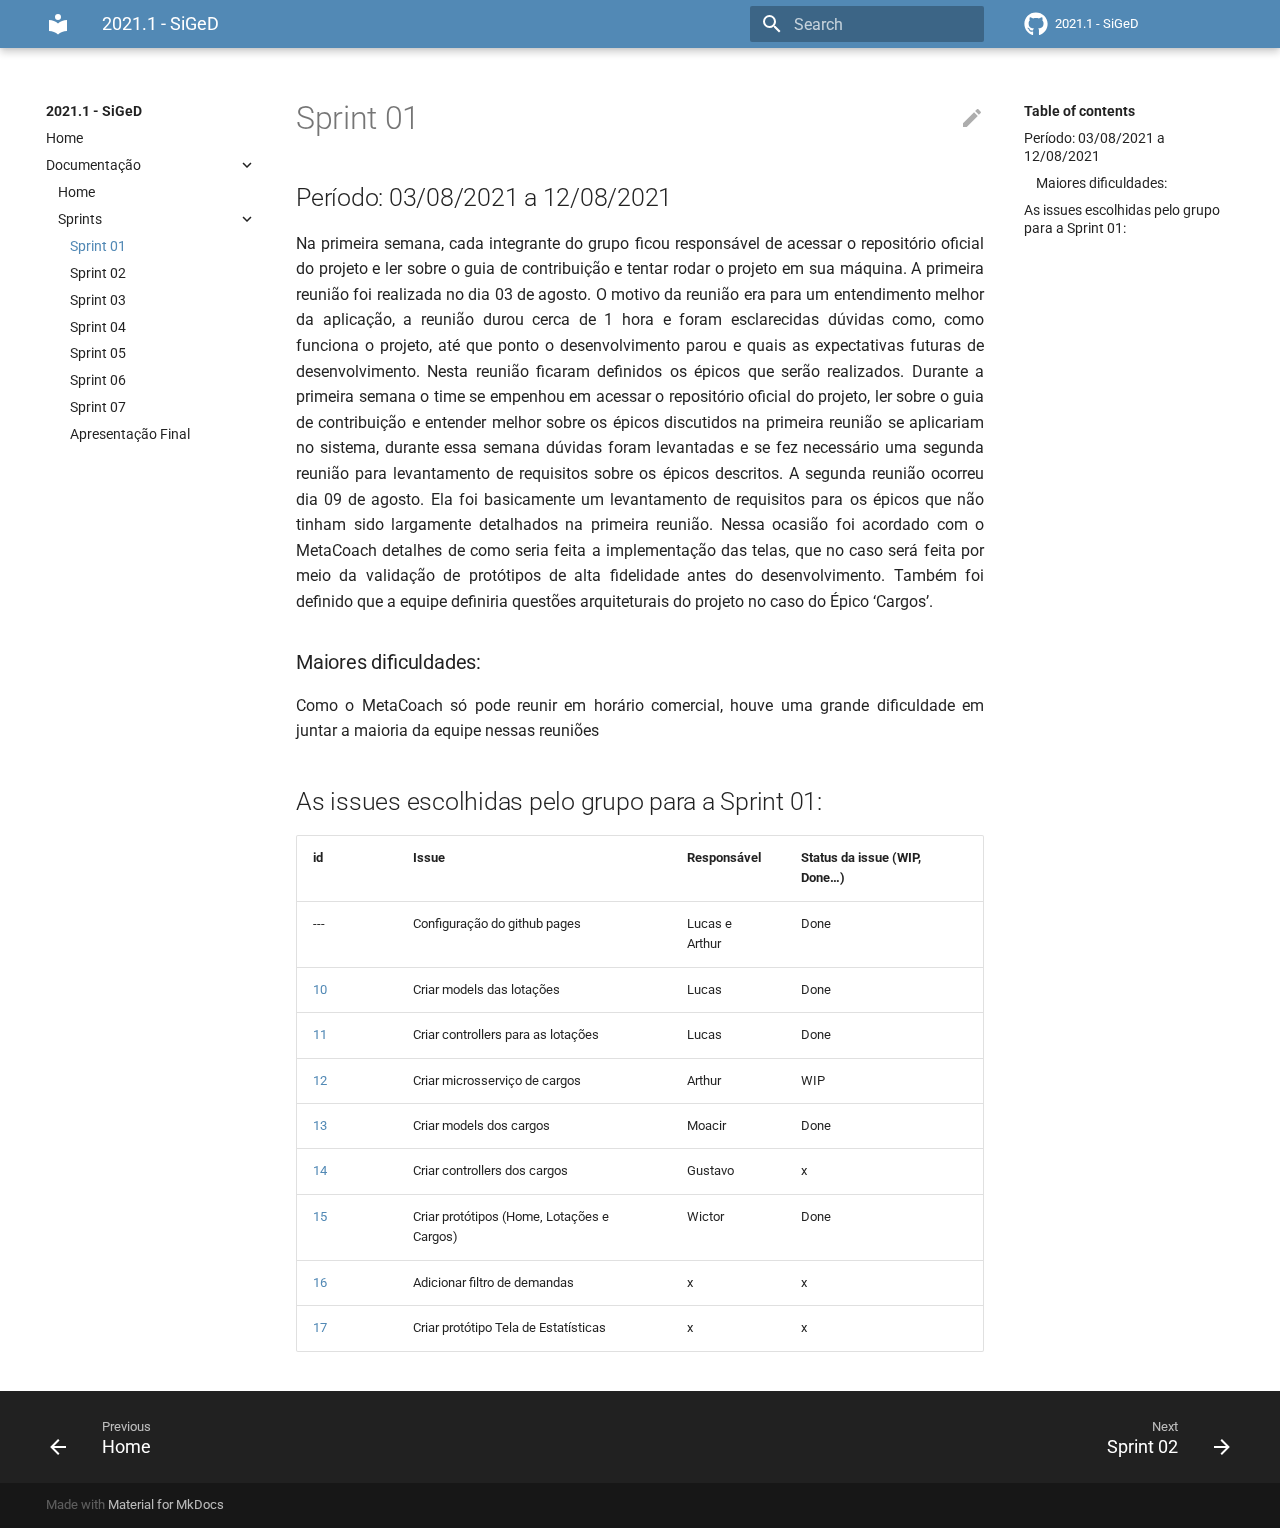
<file: sprints/sprint1/index.html>
<!doctype html>
<html lang="en" class="no-js">
  <head>
    
      <meta charset="utf-8">
      <meta name="viewport" content="width=device-width,initial-scale=1">
      
      
      
      
      <link rel="icon" href="../../assets/images/favicon.png">
      <meta name="generator" content="mkdocs-1.2.3, mkdocs-material-7.3.6">
    
    
      
        <title>Sprint 01 - 2021.1 - SiGeD</title>
      
    
    
      <link rel="stylesheet" href="../../assets/stylesheets/main.a57b2b03.min.css">
      
        
        <link rel="stylesheet" href="../../assets/stylesheets/palette.3f5d1f46.min.css">
        
      
    
    
    
      
        
        <link rel="preconnect" href="https://fonts.gstatic.com" crossorigin>
        <link rel="stylesheet" href="https://fonts.googleapis.com/css?family=Roboto:300,400,400i,700%7CRoboto+Mono&display=fallback">
        <style>:root{--md-text-font-family:"Roboto";--md-code-font-family:"Roboto Mono"}</style>
      
    
    
    
      <link rel="stylesheet" href="../../assets/css/docs.css">
    
    
      


    
    
  </head>
  
  
    
    
    
    
    
    <body dir="ltr" data-md-color-scheme="" data-md-color-primary="none" data-md-color-accent="none">
  
    
    <script>function __prefix(e){return new URL("../..",location).pathname+"."+e}function __get(e,t=localStorage){return JSON.parse(t.getItem(__prefix(e)))}</script>
    
    <input class="md-toggle" data-md-toggle="drawer" type="checkbox" id="__drawer" autocomplete="off">
    <input class="md-toggle" data-md-toggle="search" type="checkbox" id="__search" autocomplete="off">
    <label class="md-overlay" for="__drawer"></label>
    <div data-md-component="skip">
      
        
        <a href="#sprint-01" class="md-skip">
          Skip to content
        </a>
      
    </div>
    <div data-md-component="announce">
      
    </div>
    
      

<header class="md-header" data-md-component="header">
  <nav class="md-header__inner md-grid" aria-label="Header">
    <a href="../.." title="2021.1 - SiGeD" class="md-header__button md-logo" aria-label="2021.1 - SiGeD" data-md-component="logo">
      
  
  <svg xmlns="http://www.w3.org/2000/svg" viewBox="0 0 24 24"><path d="M12 8a3 3 0 0 0 3-3 3 3 0 0 0-3-3 3 3 0 0 0-3 3 3 3 0 0 0 3 3m0 3.54C9.64 9.35 6.5 8 3 8v11c3.5 0 6.64 1.35 9 3.54 2.36-2.19 5.5-3.54 9-3.54V8c-3.5 0-6.64 1.35-9 3.54z"/></svg>

    </a>
    <label class="md-header__button md-icon" for="__drawer">
      <svg xmlns="http://www.w3.org/2000/svg" viewBox="0 0 24 24"><path d="M3 6h18v2H3V6m0 5h18v2H3v-2m0 5h18v2H3v-2z"/></svg>
    </label>
    <div class="md-header__title" data-md-component="header-title">
      <div class="md-header__ellipsis">
        <div class="md-header__topic">
          <span class="md-ellipsis">
            2021.1 - SiGeD
          </span>
        </div>
        <div class="md-header__topic" data-md-component="header-topic">
          <span class="md-ellipsis">
            
              Sprint 01
            
          </span>
        </div>
      </div>
    </div>
    
    
    
      <label class="md-header__button md-icon" for="__search">
        <svg xmlns="http://www.w3.org/2000/svg" viewBox="0 0 24 24"><path d="M9.5 3A6.5 6.5 0 0 1 16 9.5c0 1.61-.59 3.09-1.56 4.23l.27.27h.79l5 5-1.5 1.5-5-5v-.79l-.27-.27A6.516 6.516 0 0 1 9.5 16 6.5 6.5 0 0 1 3 9.5 6.5 6.5 0 0 1 9.5 3m0 2C7 5 5 7 5 9.5S7 14 9.5 14 14 12 14 9.5 12 5 9.5 5z"/></svg>
      </label>
      
<div class="md-search" data-md-component="search" role="dialog">
  <label class="md-search__overlay" for="__search"></label>
  <div class="md-search__inner" role="search">
    <form class="md-search__form" name="search">
      <input type="text" class="md-search__input" name="query" aria-label="Search" placeholder="Search" autocapitalize="off" autocorrect="off" autocomplete="off" spellcheck="false" data-md-component="search-query" required>
      <label class="md-search__icon md-icon" for="__search">
        <svg xmlns="http://www.w3.org/2000/svg" viewBox="0 0 24 24"><path d="M9.5 3A6.5 6.5 0 0 1 16 9.5c0 1.61-.59 3.09-1.56 4.23l.27.27h.79l5 5-1.5 1.5-5-5v-.79l-.27-.27A6.516 6.516 0 0 1 9.5 16 6.5 6.5 0 0 1 3 9.5 6.5 6.5 0 0 1 9.5 3m0 2C7 5 5 7 5 9.5S7 14 9.5 14 14 12 14 9.5 12 5 9.5 5z"/></svg>
        <svg xmlns="http://www.w3.org/2000/svg" viewBox="0 0 24 24"><path d="M20 11v2H8l5.5 5.5-1.42 1.42L4.16 12l7.92-7.92L13.5 5.5 8 11h12z"/></svg>
      </label>
      <nav class="md-search__options" aria-label="Search">
        
        <button type="reset" class="md-search__icon md-icon" aria-label="Clear" tabindex="-1">
          <svg xmlns="http://www.w3.org/2000/svg" viewBox="0 0 24 24"><path d="M19 6.41 17.59 5 12 10.59 6.41 5 5 6.41 10.59 12 5 17.59 6.41 19 12 13.41 17.59 19 19 17.59 13.41 12 19 6.41z"/></svg>
        </button>
      </nav>
      
    </form>
    <div class="md-search__output">
      <div class="md-search__scrollwrap" data-md-scrollfix>
        <div class="md-search-result" data-md-component="search-result">
          <div class="md-search-result__meta">
            Initializing search
          </div>
          <ol class="md-search-result__list"></ol>
        </div>
      </div>
    </div>
  </div>
</div>
    
    
      <div class="md-header__source">
        
<a href="https://github.com/FGA-GCES/2020-2-SiGeD/" title="Go to repository" class="md-source" data-md-component="source">
  <div class="md-source__icon md-icon">
    
    <svg xmlns="http://www.w3.org/2000/svg" viewBox="0 0 496 512"><path d="M165.9 397.4c0 2-2.3 3.6-5.2 3.6-3.3.3-5.6-1.3-5.6-3.6 0-2 2.3-3.6 5.2-3.6 3-.3 5.6 1.3 5.6 3.6zm-31.1-4.5c-.7 2 1.3 4.3 4.3 4.9 2.6 1 5.6 0 6.2-2s-1.3-4.3-4.3-5.2c-2.6-.7-5.5.3-6.2 2.3zm44.2-1.7c-2.9.7-4.9 2.6-4.6 4.9.3 2 2.9 3.3 5.9 2.6 2.9-.7 4.9-2.6 4.6-4.6-.3-1.9-3-3.2-5.9-2.9zM244.8 8C106.1 8 0 113.3 0 252c0 110.9 69.8 205.8 169.5 239.2 12.8 2.3 17.3-5.6 17.3-12.1 0-6.2-.3-40.4-.3-61.4 0 0-70 15-84.7-29.8 0 0-11.4-29.1-27.8-36.6 0 0-22.9-15.7 1.6-15.4 0 0 24.9 2 38.6 25.8 21.9 38.6 58.6 27.5 72.9 20.9 2.3-16 8.8-27.1 16-33.7-55.9-6.2-112.3-14.3-112.3-110.5 0-27.5 7.6-41.3 23.6-58.9-2.6-6.5-11.1-33.3 2.6-67.9 20.9-6.5 69 27 69 27 20-5.6 41.5-8.5 62.8-8.5s42.8 2.9 62.8 8.5c0 0 48.1-33.6 69-27 13.7 34.7 5.2 61.4 2.6 67.9 16 17.7 25.8 31.5 25.8 58.9 0 96.5-58.9 104.2-114.8 110.5 9.2 7.9 17 22.9 17 46.4 0 33.7-.3 75.4-.3 83.6 0 6.5 4.6 14.4 17.3 12.1C428.2 457.8 496 362.9 496 252 496 113.3 383.5 8 244.8 8zM97.2 352.9c-1.3 1-1 3.3.7 5.2 1.6 1.6 3.9 2.3 5.2 1 1.3-1 1-3.3-.7-5.2-1.6-1.6-3.9-2.3-5.2-1zm-10.8-8.1c-.7 1.3.3 2.9 2.3 3.9 1.6 1 3.6.7 4.3-.7.7-1.3-.3-2.9-2.3-3.9-2-.6-3.6-.3-4.3.7zm32.4 35.6c-1.6 1.3-1 4.3 1.3 6.2 2.3 2.3 5.2 2.6 6.5 1 1.3-1.3.7-4.3-1.3-6.2-2.2-2.3-5.2-2.6-6.5-1zm-11.4-14.7c-1.6 1-1.6 3.6 0 5.9 1.6 2.3 4.3 3.3 5.6 2.3 1.6-1.3 1.6-3.9 0-6.2-1.4-2.3-4-3.3-5.6-2z"/></svg>
  </div>
  <div class="md-source__repository">
    2021.1 - SiGeD
  </div>
</a>
      </div>
    
  </nav>
  
</header>
    
    <div class="md-container" data-md-component="container">
      
      
        
          
        
      
      <main class="md-main" data-md-component="main">
        <div class="md-main__inner md-grid">
          
            
              
              <div class="md-sidebar md-sidebar--primary" data-md-component="sidebar" data-md-type="navigation" >
                <div class="md-sidebar__scrollwrap">
                  <div class="md-sidebar__inner">
                    


<nav class="md-nav md-nav--primary" aria-label="Navigation" data-md-level="0">
  <label class="md-nav__title" for="__drawer">
    <a href="../.." title="2021.1 - SiGeD" class="md-nav__button md-logo" aria-label="2021.1 - SiGeD" data-md-component="logo">
      
  
  <svg xmlns="http://www.w3.org/2000/svg" viewBox="0 0 24 24"><path d="M12 8a3 3 0 0 0 3-3 3 3 0 0 0-3-3 3 3 0 0 0-3 3 3 3 0 0 0 3 3m0 3.54C9.64 9.35 6.5 8 3 8v11c3.5 0 6.64 1.35 9 3.54 2.36-2.19 5.5-3.54 9-3.54V8c-3.5 0-6.64 1.35-9 3.54z"/></svg>

    </a>
    2021.1 - SiGeD
  </label>
  
    <div class="md-nav__source">
      
<a href="https://github.com/FGA-GCES/2020-2-SiGeD/" title="Go to repository" class="md-source" data-md-component="source">
  <div class="md-source__icon md-icon">
    
    <svg xmlns="http://www.w3.org/2000/svg" viewBox="0 0 496 512"><path d="M165.9 397.4c0 2-2.3 3.6-5.2 3.6-3.3.3-5.6-1.3-5.6-3.6 0-2 2.3-3.6 5.2-3.6 3-.3 5.6 1.3 5.6 3.6zm-31.1-4.5c-.7 2 1.3 4.3 4.3 4.9 2.6 1 5.6 0 6.2-2s-1.3-4.3-4.3-5.2c-2.6-.7-5.5.3-6.2 2.3zm44.2-1.7c-2.9.7-4.9 2.6-4.6 4.9.3 2 2.9 3.3 5.9 2.6 2.9-.7 4.9-2.6 4.6-4.6-.3-1.9-3-3.2-5.9-2.9zM244.8 8C106.1 8 0 113.3 0 252c0 110.9 69.8 205.8 169.5 239.2 12.8 2.3 17.3-5.6 17.3-12.1 0-6.2-.3-40.4-.3-61.4 0 0-70 15-84.7-29.8 0 0-11.4-29.1-27.8-36.6 0 0-22.9-15.7 1.6-15.4 0 0 24.9 2 38.6 25.8 21.9 38.6 58.6 27.5 72.9 20.9 2.3-16 8.8-27.1 16-33.7-55.9-6.2-112.3-14.3-112.3-110.5 0-27.5 7.6-41.3 23.6-58.9-2.6-6.5-11.1-33.3 2.6-67.9 20.9-6.5 69 27 69 27 20-5.6 41.5-8.5 62.8-8.5s42.8 2.9 62.8 8.5c0 0 48.1-33.6 69-27 13.7 34.7 5.2 61.4 2.6 67.9 16 17.7 25.8 31.5 25.8 58.9 0 96.5-58.9 104.2-114.8 110.5 9.2 7.9 17 22.9 17 46.4 0 33.7-.3 75.4-.3 83.6 0 6.5 4.6 14.4 17.3 12.1C428.2 457.8 496 362.9 496 252 496 113.3 383.5 8 244.8 8zM97.2 352.9c-1.3 1-1 3.3.7 5.2 1.6 1.6 3.9 2.3 5.2 1 1.3-1 1-3.3-.7-5.2-1.6-1.6-3.9-2.3-5.2-1zm-10.8-8.1c-.7 1.3.3 2.9 2.3 3.9 1.6 1 3.6.7 4.3-.7.7-1.3-.3-2.9-2.3-3.9-2-.6-3.6-.3-4.3.7zm32.4 35.6c-1.6 1.3-1 4.3 1.3 6.2 2.3 2.3 5.2 2.6 6.5 1 1.3-1.3.7-4.3-1.3-6.2-2.2-2.3-5.2-2.6-6.5-1zm-11.4-14.7c-1.6 1-1.6 3.6 0 5.9 1.6 2.3 4.3 3.3 5.6 2.3 1.6-1.3 1.6-3.9 0-6.2-1.4-2.3-4-3.3-5.6-2z"/></svg>
  </div>
  <div class="md-source__repository">
    2021.1 - SiGeD
  </div>
</a>
    </div>
  
  <ul class="md-nav__list" data-md-scrollfix>
    
      
      
      

  
  
  
    <li class="md-nav__item">
      <a href="../.." class="md-nav__link">
        Home
      </a>
    </li>
  

    
      
      
      

  
  
    
  
  
    
    <li class="md-nav__item md-nav__item--active md-nav__item--nested">
      
      
        <input class="md-nav__toggle md-toggle" data-md-toggle="__nav_2" type="checkbox" id="__nav_2" checked>
      
      
      
      
        <label class="md-nav__link" for="__nav_2">
          Documentação
          <span class="md-nav__icon md-icon"></span>
        </label>
      
      <nav class="md-nav" aria-label="Documentação" data-md-level="1">
        <label class="md-nav__title" for="__nav_2">
          <span class="md-nav__icon md-icon"></span>
          Documentação
        </label>
        <ul class="md-nav__list" data-md-scrollfix>
          
            
              
  
  
  
    <li class="md-nav__item">
      <a href="../../home/" class="md-nav__link">
        Home
      </a>
    </li>
  

            
          
            
              
  
  
    
  
  
    
    <li class="md-nav__item md-nav__item--active md-nav__item--nested">
      
      
        <input class="md-nav__toggle md-toggle" data-md-toggle="__nav_2_2" type="checkbox" id="__nav_2_2" checked>
      
      
      
      
        <label class="md-nav__link" for="__nav_2_2">
          Sprints
          <span class="md-nav__icon md-icon"></span>
        </label>
      
      <nav class="md-nav" aria-label="Sprints" data-md-level="2">
        <label class="md-nav__title" for="__nav_2_2">
          <span class="md-nav__icon md-icon"></span>
          Sprints
        </label>
        <ul class="md-nav__list" data-md-scrollfix>
          
            
              
  
  
    
  
  
    <li class="md-nav__item md-nav__item--active">
      
      <input class="md-nav__toggle md-toggle" data-md-toggle="toc" type="checkbox" id="__toc">
      
      
        
      
      
        <label class="md-nav__link md-nav__link--active" for="__toc">
          Sprint 01
          <span class="md-nav__icon md-icon"></span>
        </label>
      
      <a href="./" class="md-nav__link md-nav__link--active">
        Sprint 01
      </a>
      
        


<nav class="md-nav md-nav--secondary" aria-label="Table of contents">
  
  
  
    
  
  
    <label class="md-nav__title" for="__toc">
      <span class="md-nav__icon md-icon"></span>
      Table of contents
    </label>
    <ul class="md-nav__list" data-md-component="toc" data-md-scrollfix>
      
        <li class="md-nav__item">
  <a href="#periodo-03082021-a-12082021" class="md-nav__link">
    Período: 03/08/2021 a 12/08/2021
  </a>
  
    <nav class="md-nav" aria-label="Período: 03/08/2021 a 12/08/2021">
      <ul class="md-nav__list">
        
          <li class="md-nav__item">
  <a href="#maiores-dificuldades" class="md-nav__link">
    Maiores dificuldades:
  </a>
  
</li>
        
      </ul>
    </nav>
  
</li>
      
        <li class="md-nav__item">
  <a href="#as-issues-escolhidas-pelo-grupo-para-a-sprint-01" class="md-nav__link">
    As issues escolhidas pelo grupo para a Sprint 01:
  </a>
  
</li>
      
    </ul>
  
</nav>
      
    </li>
  

            
          
            
              
  
  
  
    <li class="md-nav__item">
      <a href="../sprint2/" class="md-nav__link">
        Sprint 02
      </a>
    </li>
  

            
          
            
              
  
  
  
    <li class="md-nav__item">
      <a href="../sprint3/" class="md-nav__link">
        Sprint 03
      </a>
    </li>
  

            
          
            
              
  
  
  
    <li class="md-nav__item">
      <a href="../sprint4/" class="md-nav__link">
        Sprint 04
      </a>
    </li>
  

            
          
            
              
  
  
  
    <li class="md-nav__item">
      <a href="../sprint5/" class="md-nav__link">
        Sprint 05
      </a>
    </li>
  

            
          
            
              
  
  
  
    <li class="md-nav__item">
      <a href="../sprint6/" class="md-nav__link">
        Sprint 06
      </a>
    </li>
  

            
          
            
              
  
  
  
    <li class="md-nav__item">
      <a href="../sprint7/" class="md-nav__link">
        Sprint 07
      </a>
    </li>
  

            
          
            
              
  
  
  
    <li class="md-nav__item">
      <a href="../apresentacaoFinal" class="md-nav__link">
        Apresentação Final
      </a>
    </li>
  

            
          
        </ul>
      </nav>
    </li>
  

            
          
        </ul>
      </nav>
    </li>
  

    
  </ul>
</nav>
                  </div>
                </div>
              </div>
            
            
              
              <div class="md-sidebar md-sidebar--secondary" data-md-component="sidebar" data-md-type="toc" >
                <div class="md-sidebar__scrollwrap">
                  <div class="md-sidebar__inner">
                    


<nav class="md-nav md-nav--secondary" aria-label="Table of contents">
  
  
  
    
  
  
    <label class="md-nav__title" for="__toc">
      <span class="md-nav__icon md-icon"></span>
      Table of contents
    </label>
    <ul class="md-nav__list" data-md-component="toc" data-md-scrollfix>
      
        <li class="md-nav__item">
  <a href="#periodo-03082021-a-12082021" class="md-nav__link">
    Período: 03/08/2021 a 12/08/2021
  </a>
  
    <nav class="md-nav" aria-label="Período: 03/08/2021 a 12/08/2021">
      <ul class="md-nav__list">
        
          <li class="md-nav__item">
  <a href="#maiores-dificuldades" class="md-nav__link">
    Maiores dificuldades:
  </a>
  
</li>
        
      </ul>
    </nav>
  
</li>
      
        <li class="md-nav__item">
  <a href="#as-issues-escolhidas-pelo-grupo-para-a-sprint-01" class="md-nav__link">
    As issues escolhidas pelo grupo para a Sprint 01:
  </a>
  
</li>
      
    </ul>
  
</nav>
                  </div>
                </div>
              </div>
            
          
          <div class="md-content" data-md-component="content">
            <article class="md-content__inner md-typeset">
              
                
                  <a href="https://github.com/FGA-GCES/2020-2-SiGeD/edit/master/docs/sprints/sprint1.md" title="Edit this page" class="md-content__button md-icon">
                    <svg xmlns="http://www.w3.org/2000/svg" viewBox="0 0 24 24"><path d="M20.71 7.04c.39-.39.39-1.04 0-1.41l-2.34-2.34c-.37-.39-1.02-.39-1.41 0l-1.84 1.83 3.75 3.75M3 17.25V21h3.75L17.81 9.93l-3.75-3.75L3 17.25z"/></svg>
                  </a>
                
                
                <h1 id="sprint-01">Sprint 01</h1>
<h2 id="periodo-03082021-a-12082021">Período: 03/08/2021 a 12/08/2021</h2>
<p align="justify"> Na primeira semana, cada integrante do grupo ficou responsável de acessar o repositório oficial do projeto e ler sobre o guia de contribuição e tentar rodar o projeto em sua máquina.
A primeira reunião foi realizada no dia 03 de agosto. O motivo da reunião era para um entendimento melhor da aplicação, a reunião durou cerca de 1 hora e foram esclarecidas dúvidas como, como funciona o projeto, até que ponto o desenvolvimento parou e quais as expectativas futuras de desenvolvimento. Nesta reunião ficaram definidos os épicos que serão realizados.
Durante a primeira semana o time se empenhou em  acessar o repositório oficial do projeto, ler sobre o guia de contribuição e entender melhor sobre os épicos discutidos na primeira reunião se aplicariam no sistema, durante essa semana dúvidas foram levantadas e se fez necessário uma segunda reunião para levantamento de requisitos sobre os épicos descritos. 
A segunda reunião ocorreu dia 09 de agosto. Ela foi basicamente um levantamento de requisitos para os épicos que não tinham sido largamente detalhados na primeira reunião. Nessa ocasião foi acordado com o MetaCoach detalhes de como seria feita a implementação das telas, que no caso será feita por meio da validação de protótipos de alta fidelidade antes do desenvolvimento. Também foi definido que a equipe definiria questões arquiteturais do projeto no caso do Épico ‘Cargos’. </p>

<h3 id="maiores-dificuldades">Maiores dificuldades:</h3>
<p align="justify"> Como o MetaCoach só pode reunir em horário comercial, houve uma grande dificuldade em juntar a maioria da equipe nessas reuniões </p>

<h2 id="as-issues-escolhidas-pelo-grupo-para-a-sprint-01">As issues escolhidas pelo grupo para a Sprint 01:</h2>
<table>
<thead>
<tr>
<th>id</th>
<th>Issue</th>
<th>Responsável</th>
<th>Status da issue (WIP, Done…)</th>
</tr>
</thead>
<tbody>
<tr>
<td>---</td>
<td>Configuração do github pages</td>
<td>Lucas e Arthur</td>
<td>Done</td>
</tr>
<tr>
<td><a href="https://github.com/DITGO/2020-2-SiGeD/issues/10">10</a></td>
<td>Criar models das lotações</td>
<td>Lucas</td>
<td>Done</td>
</tr>
<tr>
<td><a href="https://github.com/DITGO/2020-2-SiGeD/issues/11">11</a></td>
<td>Criar controllers para as lotações</td>
<td>Lucas</td>
<td>Done</td>
</tr>
<tr>
<td><a href="https://github.com/DITGO/2020-2-SiGeD/issues/12">12</a></td>
<td>Criar microsserviço de cargos</td>
<td>Arthur</td>
<td>WIP</td>
</tr>
<tr>
<td><a href="https://github.com/DITGO/2020-2-SiGeD/issues/13">13</a></td>
<td>Criar models dos cargos</td>
<td>Moacir</td>
<td>Done</td>
</tr>
<tr>
<td><a href="https://github.com/DITGO/2020-2-SiGeD/issues/14">14</a></td>
<td>Criar controllers dos cargos</td>
<td>Gustavo</td>
<td>x</td>
</tr>
<tr>
<td><a href="https://github.com/DITGO/2020-2-SiGeD/issues/15">15</a></td>
<td>Criar protótipos (Home, Lotações e Cargos)</td>
<td>Wictor</td>
<td>Done</td>
</tr>
<tr>
<td><a href="https://github.com/DITGO/2020-2-SiGeD/issues/16">16</a></td>
<td>Adicionar filtro de demandas</td>
<td>x</td>
<td>x</td>
</tr>
<tr>
<td><a href="https://github.com/DITGO/2020-2-SiGeD/issues/17">17</a></td>
<td>Criar protótipo Tela de Estatísticas</td>
<td>x</td>
<td>x</td>
</tr>
</tbody>
</table>
                
              
              
                


              
            </article>
          </div>
        </div>
        
      </main>
      
        
<footer class="md-footer">
  
    <nav class="md-footer__inner md-grid" aria-label="Footer">
      
        
        <a href="../../home/" class="md-footer__link md-footer__link--prev" aria-label="Previous: Home" rel="prev">
          <div class="md-footer__button md-icon">
            <svg xmlns="http://www.w3.org/2000/svg" viewBox="0 0 24 24"><path d="M20 11v2H8l5.5 5.5-1.42 1.42L4.16 12l7.92-7.92L13.5 5.5 8 11h12z"/></svg>
          </div>
          <div class="md-footer__title">
            <div class="md-ellipsis">
              <span class="md-footer__direction">
                Previous
              </span>
              Home
            </div>
          </div>
        </a>
      
      
        
        <a href="../sprint2/" class="md-footer__link md-footer__link--next" aria-label="Next: Sprint 02" rel="next">
          <div class="md-footer__title">
            <div class="md-ellipsis">
              <span class="md-footer__direction">
                Next
              </span>
              Sprint 02
            </div>
          </div>
          <div class="md-footer__button md-icon">
            <svg xmlns="http://www.w3.org/2000/svg" viewBox="0 0 24 24"><path d="M4 11v2h12l-5.5 5.5 1.42 1.42L19.84 12l-7.92-7.92L10.5 5.5 16 11H4z"/></svg>
          </div>
        </a>
      
    </nav>
  
  <div class="md-footer-meta md-typeset">
    <div class="md-footer-meta__inner md-grid">
      <div class="md-footer-copyright">
        
        
          Made with
          <a href="https://squidfunk.github.io/mkdocs-material/" target="_blank" rel="noopener">
            Material for MkDocs
          </a>
        
        
      </div>
      
    </div>
  </div>
</footer>
      
    </div>
    <div class="md-dialog" data-md-component="dialog">
      <div class="md-dialog__inner md-typeset"></div>
    </div>
    <script id="__config" type="application/json">{"base": "../..", "features": [], "translations": {"clipboard.copy": "Copy to clipboard", "clipboard.copied": "Copied to clipboard", "search.config.lang": "en", "search.config.pipeline": "trimmer, stopWordFilter", "search.config.separator": "[\\s\\-]+", "search.placeholder": "Search", "search.result.placeholder": "Type to start searching", "search.result.none": "No matching documents", "search.result.one": "1 matching document", "search.result.other": "# matching documents", "search.result.more.one": "1 more on this page", "search.result.more.other": "# more on this page", "search.result.term.missing": "Missing", "select.version.title": "Select version"}, "search": "../../assets/javascripts/workers/search.fcfe8b6d.min.js", "version": null}</script>
    
    
      <script src="../../assets/javascripts/bundle.b1047164.min.js"></script>
      
        <script src="../../assets/js/jquery.min.js"></script>
      
        <script src="../../assets/js/jquery.zoom.min.js"></script>
      
        <script src="../../assets/js/extra.js"></script>
      
    
  </body>
</html>
</file>
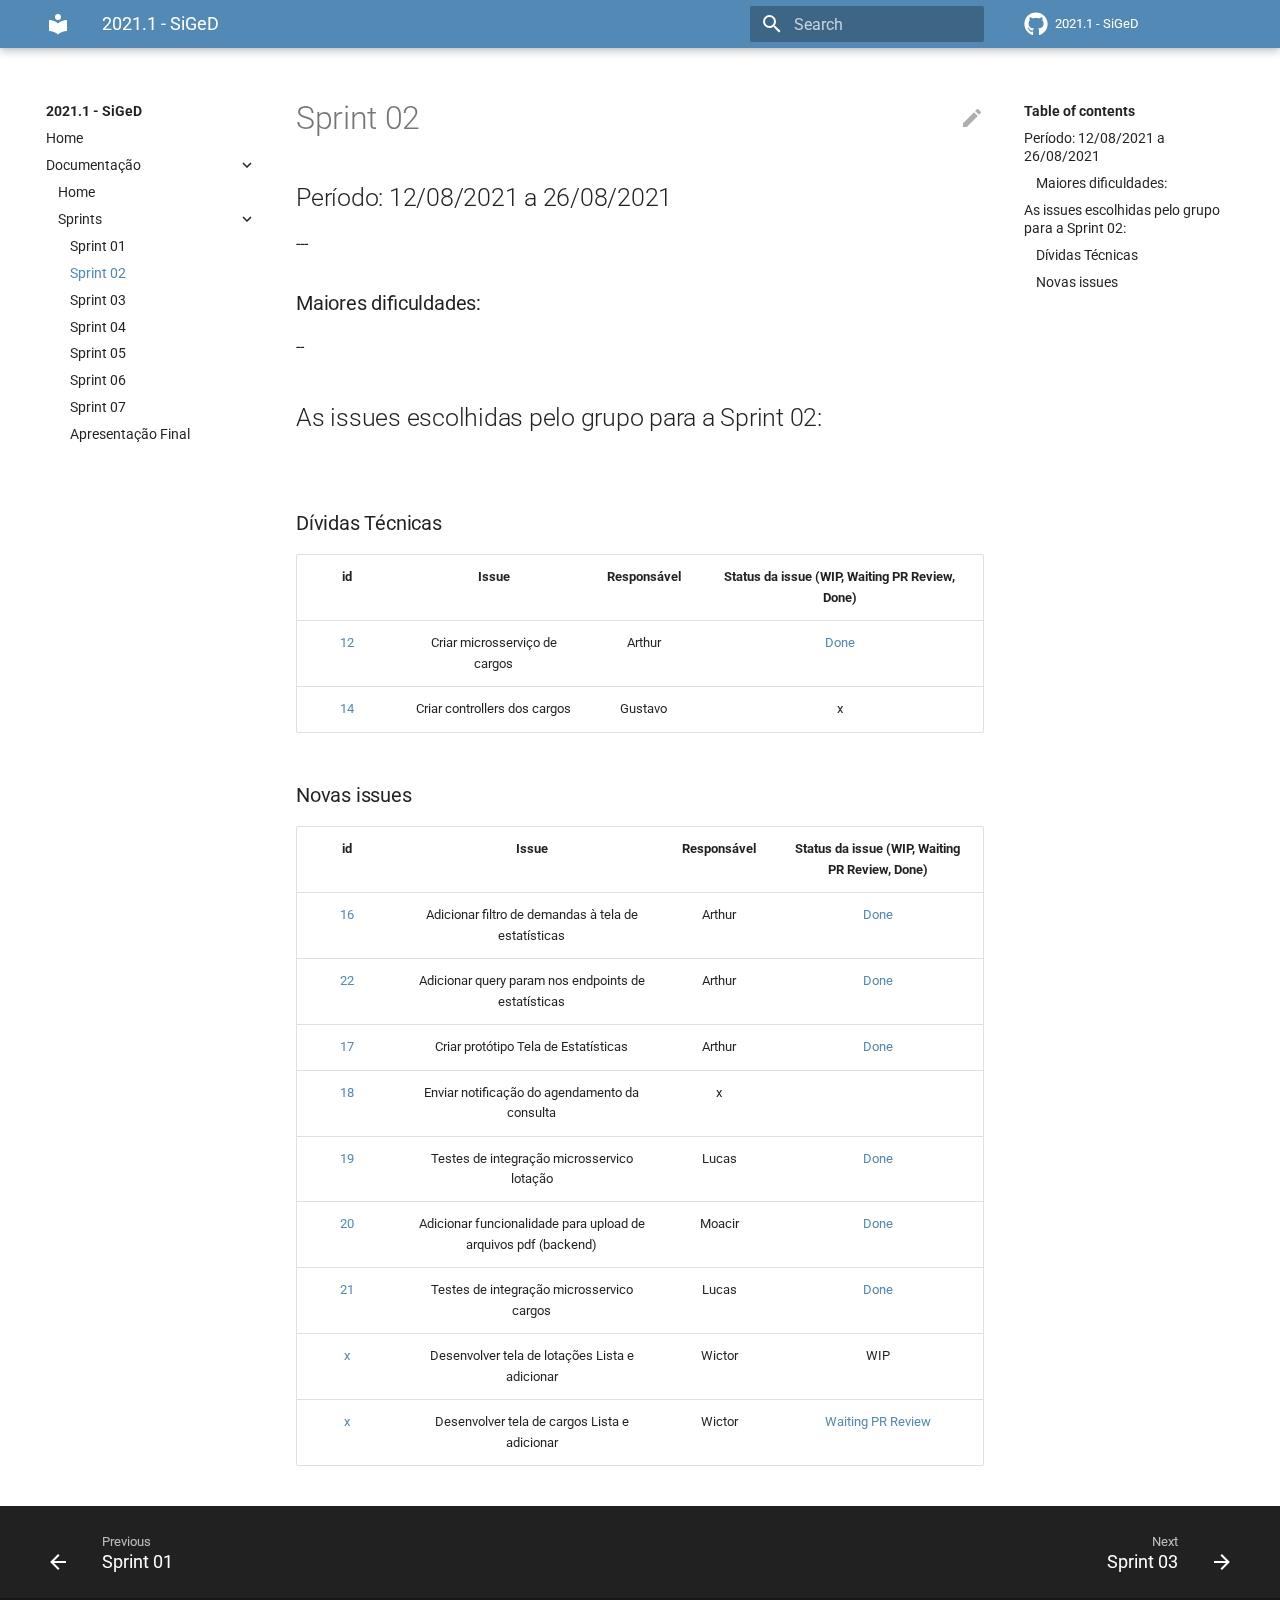
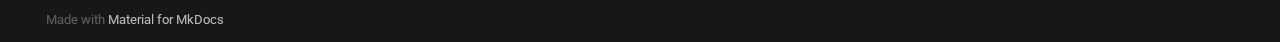
<file: sprints/sprint2/index.html>
<!doctype html>
<html lang="en" class="no-js">
  <head>
    
      <meta charset="utf-8">
      <meta name="viewport" content="width=device-width,initial-scale=1">
      
      
      
      
      <link rel="icon" href="../../assets/images/favicon.png">
      <meta name="generator" content="mkdocs-1.2.3, mkdocs-material-7.3.6">
    
    
      
        <title>Sprint 02 - 2021.1 - SiGeD</title>
      
    
    
      <link rel="stylesheet" href="../../assets/stylesheets/main.a57b2b03.min.css">
      
        
        <link rel="stylesheet" href="../../assets/stylesheets/palette.3f5d1f46.min.css">
        
      
    
    
    
      
        
        <link rel="preconnect" href="https://fonts.gstatic.com" crossorigin>
        <link rel="stylesheet" href="https://fonts.googleapis.com/css?family=Roboto:300,400,400i,700%7CRoboto+Mono&display=fallback">
        <style>:root{--md-text-font-family:"Roboto";--md-code-font-family:"Roboto Mono"}</style>
      
    
    
    
      <link rel="stylesheet" href="../../assets/css/docs.css">
    
    
      


    
    
  </head>
  
  
    
    
    
    
    
    <body dir="ltr" data-md-color-scheme="" data-md-color-primary="none" data-md-color-accent="none">
  
    
    <script>function __prefix(e){return new URL("../..",location).pathname+"."+e}function __get(e,t=localStorage){return JSON.parse(t.getItem(__prefix(e)))}</script>
    
    <input class="md-toggle" data-md-toggle="drawer" type="checkbox" id="__drawer" autocomplete="off">
    <input class="md-toggle" data-md-toggle="search" type="checkbox" id="__search" autocomplete="off">
    <label class="md-overlay" for="__drawer"></label>
    <div data-md-component="skip">
      
        
        <a href="#sprint-02" class="md-skip">
          Skip to content
        </a>
      
    </div>
    <div data-md-component="announce">
      
    </div>
    
      

<header class="md-header" data-md-component="header">
  <nav class="md-header__inner md-grid" aria-label="Header">
    <a href="../.." title="2021.1 - SiGeD" class="md-header__button md-logo" aria-label="2021.1 - SiGeD" data-md-component="logo">
      
  
  <svg xmlns="http://www.w3.org/2000/svg" viewBox="0 0 24 24"><path d="M12 8a3 3 0 0 0 3-3 3 3 0 0 0-3-3 3 3 0 0 0-3 3 3 3 0 0 0 3 3m0 3.54C9.64 9.35 6.5 8 3 8v11c3.5 0 6.64 1.35 9 3.54 2.36-2.19 5.5-3.54 9-3.54V8c-3.5 0-6.64 1.35-9 3.54z"/></svg>

    </a>
    <label class="md-header__button md-icon" for="__drawer">
      <svg xmlns="http://www.w3.org/2000/svg" viewBox="0 0 24 24"><path d="M3 6h18v2H3V6m0 5h18v2H3v-2m0 5h18v2H3v-2z"/></svg>
    </label>
    <div class="md-header__title" data-md-component="header-title">
      <div class="md-header__ellipsis">
        <div class="md-header__topic">
          <span class="md-ellipsis">
            2021.1 - SiGeD
          </span>
        </div>
        <div class="md-header__topic" data-md-component="header-topic">
          <span class="md-ellipsis">
            
              Sprint 02
            
          </span>
        </div>
      </div>
    </div>
    
    
    
      <label class="md-header__button md-icon" for="__search">
        <svg xmlns="http://www.w3.org/2000/svg" viewBox="0 0 24 24"><path d="M9.5 3A6.5 6.5 0 0 1 16 9.5c0 1.61-.59 3.09-1.56 4.23l.27.27h.79l5 5-1.5 1.5-5-5v-.79l-.27-.27A6.516 6.516 0 0 1 9.5 16 6.5 6.5 0 0 1 3 9.5 6.5 6.5 0 0 1 9.5 3m0 2C7 5 5 7 5 9.5S7 14 9.5 14 14 12 14 9.5 12 5 9.5 5z"/></svg>
      </label>
      
<div class="md-search" data-md-component="search" role="dialog">
  <label class="md-search__overlay" for="__search"></label>
  <div class="md-search__inner" role="search">
    <form class="md-search__form" name="search">
      <input type="text" class="md-search__input" name="query" aria-label="Search" placeholder="Search" autocapitalize="off" autocorrect="off" autocomplete="off" spellcheck="false" data-md-component="search-query" required>
      <label class="md-search__icon md-icon" for="__search">
        <svg xmlns="http://www.w3.org/2000/svg" viewBox="0 0 24 24"><path d="M9.5 3A6.5 6.5 0 0 1 16 9.5c0 1.61-.59 3.09-1.56 4.23l.27.27h.79l5 5-1.5 1.5-5-5v-.79l-.27-.27A6.516 6.516 0 0 1 9.5 16 6.5 6.5 0 0 1 3 9.5 6.5 6.5 0 0 1 9.5 3m0 2C7 5 5 7 5 9.5S7 14 9.5 14 14 12 14 9.5 12 5 9.5 5z"/></svg>
        <svg xmlns="http://www.w3.org/2000/svg" viewBox="0 0 24 24"><path d="M20 11v2H8l5.5 5.5-1.42 1.42L4.16 12l7.92-7.92L13.5 5.5 8 11h12z"/></svg>
      </label>
      <nav class="md-search__options" aria-label="Search">
        
        <button type="reset" class="md-search__icon md-icon" aria-label="Clear" tabindex="-1">
          <svg xmlns="http://www.w3.org/2000/svg" viewBox="0 0 24 24"><path d="M19 6.41 17.59 5 12 10.59 6.41 5 5 6.41 10.59 12 5 17.59 6.41 19 12 13.41 17.59 19 19 17.59 13.41 12 19 6.41z"/></svg>
        </button>
      </nav>
      
    </form>
    <div class="md-search__output">
      <div class="md-search__scrollwrap" data-md-scrollfix>
        <div class="md-search-result" data-md-component="search-result">
          <div class="md-search-result__meta">
            Initializing search
          </div>
          <ol class="md-search-result__list"></ol>
        </div>
      </div>
    </div>
  </div>
</div>
    
    
      <div class="md-header__source">
        
<a href="https://github.com/FGA-GCES/2020-2-SiGeD/" title="Go to repository" class="md-source" data-md-component="source">
  <div class="md-source__icon md-icon">
    
    <svg xmlns="http://www.w3.org/2000/svg" viewBox="0 0 496 512"><path d="M165.9 397.4c0 2-2.3 3.6-5.2 3.6-3.3.3-5.6-1.3-5.6-3.6 0-2 2.3-3.6 5.2-3.6 3-.3 5.6 1.3 5.6 3.6zm-31.1-4.5c-.7 2 1.3 4.3 4.3 4.9 2.6 1 5.6 0 6.2-2s-1.3-4.3-4.3-5.2c-2.6-.7-5.5.3-6.2 2.3zm44.2-1.7c-2.9.7-4.9 2.6-4.6 4.9.3 2 2.9 3.3 5.9 2.6 2.9-.7 4.9-2.6 4.6-4.6-.3-1.9-3-3.2-5.9-2.9zM244.8 8C106.1 8 0 113.3 0 252c0 110.9 69.8 205.8 169.5 239.2 12.8 2.3 17.3-5.6 17.3-12.1 0-6.2-.3-40.4-.3-61.4 0 0-70 15-84.7-29.8 0 0-11.4-29.1-27.8-36.6 0 0-22.9-15.7 1.6-15.4 0 0 24.9 2 38.6 25.8 21.9 38.6 58.6 27.5 72.9 20.9 2.3-16 8.8-27.1 16-33.7-55.9-6.2-112.3-14.3-112.3-110.5 0-27.5 7.6-41.3 23.6-58.9-2.6-6.5-11.1-33.3 2.6-67.9 20.9-6.5 69 27 69 27 20-5.6 41.5-8.5 62.8-8.5s42.8 2.9 62.8 8.5c0 0 48.1-33.6 69-27 13.7 34.7 5.2 61.4 2.6 67.9 16 17.7 25.8 31.5 25.8 58.9 0 96.5-58.9 104.2-114.8 110.5 9.2 7.9 17 22.9 17 46.4 0 33.7-.3 75.4-.3 83.6 0 6.5 4.6 14.4 17.3 12.1C428.2 457.8 496 362.9 496 252 496 113.3 383.5 8 244.8 8zM97.2 352.9c-1.3 1-1 3.3.7 5.2 1.6 1.6 3.9 2.3 5.2 1 1.3-1 1-3.3-.7-5.2-1.6-1.6-3.9-2.3-5.2-1zm-10.8-8.1c-.7 1.3.3 2.9 2.3 3.9 1.6 1 3.6.7 4.3-.7.7-1.3-.3-2.9-2.3-3.9-2-.6-3.6-.3-4.3.7zm32.4 35.6c-1.6 1.3-1 4.3 1.3 6.2 2.3 2.3 5.2 2.6 6.5 1 1.3-1.3.7-4.3-1.3-6.2-2.2-2.3-5.2-2.6-6.5-1zm-11.4-14.7c-1.6 1-1.6 3.6 0 5.9 1.6 2.3 4.3 3.3 5.6 2.3 1.6-1.3 1.6-3.9 0-6.2-1.4-2.3-4-3.3-5.6-2z"/></svg>
  </div>
  <div class="md-source__repository">
    2021.1 - SiGeD
  </div>
</a>
      </div>
    
  </nav>
  
</header>
    
    <div class="md-container" data-md-component="container">
      
      
        
          
        
      
      <main class="md-main" data-md-component="main">
        <div class="md-main__inner md-grid">
          
            
              
              <div class="md-sidebar md-sidebar--primary" data-md-component="sidebar" data-md-type="navigation" >
                <div class="md-sidebar__scrollwrap">
                  <div class="md-sidebar__inner">
                    


<nav class="md-nav md-nav--primary" aria-label="Navigation" data-md-level="0">
  <label class="md-nav__title" for="__drawer">
    <a href="../.." title="2021.1 - SiGeD" class="md-nav__button md-logo" aria-label="2021.1 - SiGeD" data-md-component="logo">
      
  
  <svg xmlns="http://www.w3.org/2000/svg" viewBox="0 0 24 24"><path d="M12 8a3 3 0 0 0 3-3 3 3 0 0 0-3-3 3 3 0 0 0-3 3 3 3 0 0 0 3 3m0 3.54C9.64 9.35 6.5 8 3 8v11c3.5 0 6.64 1.35 9 3.54 2.36-2.19 5.5-3.54 9-3.54V8c-3.5 0-6.64 1.35-9 3.54z"/></svg>

    </a>
    2021.1 - SiGeD
  </label>
  
    <div class="md-nav__source">
      
<a href="https://github.com/FGA-GCES/2020-2-SiGeD/" title="Go to repository" class="md-source" data-md-component="source">
  <div class="md-source__icon md-icon">
    
    <svg xmlns="http://www.w3.org/2000/svg" viewBox="0 0 496 512"><path d="M165.9 397.4c0 2-2.3 3.6-5.2 3.6-3.3.3-5.6-1.3-5.6-3.6 0-2 2.3-3.6 5.2-3.6 3-.3 5.6 1.3 5.6 3.6zm-31.1-4.5c-.7 2 1.3 4.3 4.3 4.9 2.6 1 5.6 0 6.2-2s-1.3-4.3-4.3-5.2c-2.6-.7-5.5.3-6.2 2.3zm44.2-1.7c-2.9.7-4.9 2.6-4.6 4.9.3 2 2.9 3.3 5.9 2.6 2.9-.7 4.9-2.6 4.6-4.6-.3-1.9-3-3.2-5.9-2.9zM244.8 8C106.1 8 0 113.3 0 252c0 110.9 69.8 205.8 169.5 239.2 12.8 2.3 17.3-5.6 17.3-12.1 0-6.2-.3-40.4-.3-61.4 0 0-70 15-84.7-29.8 0 0-11.4-29.1-27.8-36.6 0 0-22.9-15.7 1.6-15.4 0 0 24.9 2 38.6 25.8 21.9 38.6 58.6 27.5 72.9 20.9 2.3-16 8.8-27.1 16-33.7-55.9-6.2-112.3-14.3-112.3-110.5 0-27.5 7.6-41.3 23.6-58.9-2.6-6.5-11.1-33.3 2.6-67.9 20.9-6.5 69 27 69 27 20-5.6 41.5-8.5 62.8-8.5s42.8 2.9 62.8 8.5c0 0 48.1-33.6 69-27 13.7 34.7 5.2 61.4 2.6 67.9 16 17.7 25.8 31.5 25.8 58.9 0 96.5-58.9 104.2-114.8 110.5 9.2 7.9 17 22.9 17 46.4 0 33.7-.3 75.4-.3 83.6 0 6.5 4.6 14.4 17.3 12.1C428.2 457.8 496 362.9 496 252 496 113.3 383.5 8 244.8 8zM97.2 352.9c-1.3 1-1 3.3.7 5.2 1.6 1.6 3.9 2.3 5.2 1 1.3-1 1-3.3-.7-5.2-1.6-1.6-3.9-2.3-5.2-1zm-10.8-8.1c-.7 1.3.3 2.9 2.3 3.9 1.6 1 3.6.7 4.3-.7.7-1.3-.3-2.9-2.3-3.9-2-.6-3.6-.3-4.3.7zm32.4 35.6c-1.6 1.3-1 4.3 1.3 6.2 2.3 2.3 5.2 2.6 6.5 1 1.3-1.3.7-4.3-1.3-6.2-2.2-2.3-5.2-2.6-6.5-1zm-11.4-14.7c-1.6 1-1.6 3.6 0 5.9 1.6 2.3 4.3 3.3 5.6 2.3 1.6-1.3 1.6-3.9 0-6.2-1.4-2.3-4-3.3-5.6-2z"/></svg>
  </div>
  <div class="md-source__repository">
    2021.1 - SiGeD
  </div>
</a>
    </div>
  
  <ul class="md-nav__list" data-md-scrollfix>
    
      
      
      

  
  
  
    <li class="md-nav__item">
      <a href="../.." class="md-nav__link">
        Home
      </a>
    </li>
  

    
      
      
      

  
  
    
  
  
    
    <li class="md-nav__item md-nav__item--active md-nav__item--nested">
      
      
        <input class="md-nav__toggle md-toggle" data-md-toggle="__nav_2" type="checkbox" id="__nav_2" checked>
      
      
      
      
        <label class="md-nav__link" for="__nav_2">
          Documentação
          <span class="md-nav__icon md-icon"></span>
        </label>
      
      <nav class="md-nav" aria-label="Documentação" data-md-level="1">
        <label class="md-nav__title" for="__nav_2">
          <span class="md-nav__icon md-icon"></span>
          Documentação
        </label>
        <ul class="md-nav__list" data-md-scrollfix>
          
            
              
  
  
  
    <li class="md-nav__item">
      <a href="../../home/" class="md-nav__link">
        Home
      </a>
    </li>
  

            
          
            
              
  
  
    
  
  
    
    <li class="md-nav__item md-nav__item--active md-nav__item--nested">
      
      
        <input class="md-nav__toggle md-toggle" data-md-toggle="__nav_2_2" type="checkbox" id="__nav_2_2" checked>
      
      
      
      
        <label class="md-nav__link" for="__nav_2_2">
          Sprints
          <span class="md-nav__icon md-icon"></span>
        </label>
      
      <nav class="md-nav" aria-label="Sprints" data-md-level="2">
        <label class="md-nav__title" for="__nav_2_2">
          <span class="md-nav__icon md-icon"></span>
          Sprints
        </label>
        <ul class="md-nav__list" data-md-scrollfix>
          
            
              
  
  
  
    <li class="md-nav__item">
      <a href="../sprint1/" class="md-nav__link">
        Sprint 01
      </a>
    </li>
  

            
          
            
              
  
  
    
  
  
    <li class="md-nav__item md-nav__item--active">
      
      <input class="md-nav__toggle md-toggle" data-md-toggle="toc" type="checkbox" id="__toc">
      
      
        
      
      
        <label class="md-nav__link md-nav__link--active" for="__toc">
          Sprint 02
          <span class="md-nav__icon md-icon"></span>
        </label>
      
      <a href="./" class="md-nav__link md-nav__link--active">
        Sprint 02
      </a>
      
        


<nav class="md-nav md-nav--secondary" aria-label="Table of contents">
  
  
  
    
  
  
    <label class="md-nav__title" for="__toc">
      <span class="md-nav__icon md-icon"></span>
      Table of contents
    </label>
    <ul class="md-nav__list" data-md-component="toc" data-md-scrollfix>
      
        <li class="md-nav__item">
  <a href="#periodo-12082021-a-26082021" class="md-nav__link">
    Período: 12/08/2021 a 26/08/2021
  </a>
  
    <nav class="md-nav" aria-label="Período: 12/08/2021 a 26/08/2021">
      <ul class="md-nav__list">
        
          <li class="md-nav__item">
  <a href="#maiores-dificuldades" class="md-nav__link">
    Maiores dificuldades:
  </a>
  
</li>
        
      </ul>
    </nav>
  
</li>
      
        <li class="md-nav__item">
  <a href="#as-issues-escolhidas-pelo-grupo-para-a-sprint-02" class="md-nav__link">
    As issues escolhidas pelo grupo para a Sprint 02:
  </a>
  
    <nav class="md-nav" aria-label="As issues escolhidas pelo grupo para a Sprint 02:">
      <ul class="md-nav__list">
        
          <li class="md-nav__item">
  <a href="#dividas-tecnicas" class="md-nav__link">
    Dívidas Técnicas
  </a>
  
</li>
        
          <li class="md-nav__item">
  <a href="#novas-issues" class="md-nav__link">
    Novas issues
  </a>
  
</li>
        
      </ul>
    </nav>
  
</li>
      
    </ul>
  
</nav>
      
    </li>
  

            
          
            
              
  
  
  
    <li class="md-nav__item">
      <a href="../sprint3/" class="md-nav__link">
        Sprint 03
      </a>
    </li>
  

            
          
            
              
  
  
  
    <li class="md-nav__item">
      <a href="../sprint4/" class="md-nav__link">
        Sprint 04
      </a>
    </li>
  

            
          
            
              
  
  
  
    <li class="md-nav__item">
      <a href="../sprint5/" class="md-nav__link">
        Sprint 05
      </a>
    </li>
  

            
          
            
              
  
  
  
    <li class="md-nav__item">
      <a href="../sprint6/" class="md-nav__link">
        Sprint 06
      </a>
    </li>
  

            
          
            
              
  
  
  
    <li class="md-nav__item">
      <a href="../sprint7/" class="md-nav__link">
        Sprint 07
      </a>
    </li>
  

            
          
            
              
  
  
  
    <li class="md-nav__item">
      <a href="../apresentacaoFinal" class="md-nav__link">
        Apresentação Final
      </a>
    </li>
  

            
          
        </ul>
      </nav>
    </li>
  

            
          
        </ul>
      </nav>
    </li>
  

    
  </ul>
</nav>
                  </div>
                </div>
              </div>
            
            
              
              <div class="md-sidebar md-sidebar--secondary" data-md-component="sidebar" data-md-type="toc" >
                <div class="md-sidebar__scrollwrap">
                  <div class="md-sidebar__inner">
                    


<nav class="md-nav md-nav--secondary" aria-label="Table of contents">
  
  
  
    
  
  
    <label class="md-nav__title" for="__toc">
      <span class="md-nav__icon md-icon"></span>
      Table of contents
    </label>
    <ul class="md-nav__list" data-md-component="toc" data-md-scrollfix>
      
        <li class="md-nav__item">
  <a href="#periodo-12082021-a-26082021" class="md-nav__link">
    Período: 12/08/2021 a 26/08/2021
  </a>
  
    <nav class="md-nav" aria-label="Período: 12/08/2021 a 26/08/2021">
      <ul class="md-nav__list">
        
          <li class="md-nav__item">
  <a href="#maiores-dificuldades" class="md-nav__link">
    Maiores dificuldades:
  </a>
  
</li>
        
      </ul>
    </nav>
  
</li>
      
        <li class="md-nav__item">
  <a href="#as-issues-escolhidas-pelo-grupo-para-a-sprint-02" class="md-nav__link">
    As issues escolhidas pelo grupo para a Sprint 02:
  </a>
  
    <nav class="md-nav" aria-label="As issues escolhidas pelo grupo para a Sprint 02:">
      <ul class="md-nav__list">
        
          <li class="md-nav__item">
  <a href="#dividas-tecnicas" class="md-nav__link">
    Dívidas Técnicas
  </a>
  
</li>
        
          <li class="md-nav__item">
  <a href="#novas-issues" class="md-nav__link">
    Novas issues
  </a>
  
</li>
        
      </ul>
    </nav>
  
</li>
      
    </ul>
  
</nav>
                  </div>
                </div>
              </div>
            
          
          <div class="md-content" data-md-component="content">
            <article class="md-content__inner md-typeset">
              
                
                  <a href="https://github.com/FGA-GCES/2020-2-SiGeD/edit/master/docs/sprints/sprint2.md" title="Edit this page" class="md-content__button md-icon">
                    <svg xmlns="http://www.w3.org/2000/svg" viewBox="0 0 24 24"><path d="M20.71 7.04c.39-.39.39-1.04 0-1.41l-2.34-2.34c-.37-.39-1.02-.39-1.41 0l-1.84 1.83 3.75 3.75M3 17.25V21h3.75L17.81 9.93l-3.75-3.75L3 17.25z"/></svg>
                  </a>
                
                
                <h1 id="sprint-02">Sprint 02</h1>
<h2 id="periodo-12082021-a-26082021">Período: 12/08/2021 a 26/08/2021</h2>
<p align="justify"> 

  ---
 </p>

<h3 id="maiores-dificuldades">Maiores dificuldades:</h3>
<p align="justify"> -- </p>

<h2 id="as-issues-escolhidas-pelo-grupo-para-a-sprint-02">As issues escolhidas pelo grupo para a Sprint 02:</h2>
<p><br></p>
<h3 id="dividas-tecnicas">Dívidas Técnicas</h3>
<table>
<thead>
<tr>
<th align="center">id</th>
<th align="center">Issue</th>
<th align="center">Responsável</th>
<th align="center">Status da issue (WIP, Waiting PR Review, Done)</th>
</tr>
</thead>
<tbody>
<tr>
<td align="center"><a href="https://github.com/DITGO/2020-2-SiGeD/issues/12">12</a></td>
<td align="center">Criar microsserviço de cargos</td>
<td align="center">Arthur</td>
<td align="center"><a href="https://github.com/DITGO/2020-2-SiGeD-Cargo/pull/1">Done</a></td>
</tr>
<tr>
<td align="center"><a href="https://github.com/DITGO/2020-2-SiGeD/issues/14">14</a></td>
<td align="center">Criar controllers dos cargos</td>
<td align="center">Gustavo</td>
<td align="center">x</td>
</tr>
</tbody>
</table>
<h3 id="novas-issues">Novas issues</h3>
<table>
<thead>
<tr>
<th align="center">id</th>
<th align="center">Issue</th>
<th align="center">Responsável</th>
<th align="center">Status da issue (WIP, Waiting PR Review, Done)</th>
</tr>
</thead>
<tbody>
<tr>
<td align="center"><a href="https://github.com/DITGO/2020-2-SiGeD/issues/16">16</a></td>
<td align="center">Adicionar filtro de demandas à tela de estatísticas</td>
<td align="center">Arthur</td>
<td align="center"><a href="https://github.com/DITGO/2020-2-SiGeD-Frontend/pull/1">Done</a></td>
</tr>
<tr>
<td align="center"><a href="https://github.com/DITGO/2020-2-SiGeD/issues/22">22</a></td>
<td align="center">Adicionar query param nos endpoints de estatísticas</td>
<td align="center">Arthur</td>
<td align="center"><a href="https://github.com/DITGO/2020-2-SiGeD-Demands/pull/1">Done</a></td>
</tr>
<tr>
<td align="center"><a href="https://github.com/DITGO/2020-2-SiGeD/issues/17">17</a></td>
<td align="center">Criar protótipo Tela de Estatísticas</td>
<td align="center">Arthur</td>
<td align="center"><a href="https://www.figma.com/file/io8rh4tTkLpmFN6bnuKPAg/Untitled?node-id=0%3A1">Done</a></td>
</tr>
<tr>
<td align="center"><a href="https://github.com/DITGO/2020-2-SiGeD/issues/18">18</a></td>
<td align="center">Enviar notificação do agendamento da consulta</td>
<td align="center">x</td>
<td align="center"></td>
</tr>
<tr>
<td align="center"><a href="https://github.com/DITGO/2020-2-SiGeD/issues/19">19</a></td>
<td align="center">Testes de integração microsservico lotação</td>
<td align="center">Lucas</td>
<td align="center"><a href="https://github.com/DITGO/2020-2-SiGeD-Clients/pull/3">Done</a></td>
</tr>
<tr>
<td align="center"><a href="https://github.com/DITGO/2020-2-SiGeD/issues/20">20</a></td>
<td align="center">Adicionar funcionalidade para upload de arquivos pdf (backend)</td>
<td align="center">Moacir</td>
<td align="center"><a href="https://github.com/DITGO/2020-2-SiGeD-Demands/pull/2">Done</a></td>
</tr>
<tr>
<td align="center"><a href="https://github.com/DITGO/2020-2-SiGeD/issues/21">21</a></td>
<td align="center">Testes de integração microsservico cargos</td>
<td align="center">Lucas</td>
<td align="center"><a href="https://github.com/DITGO/2020-2-SiGeD-Cargo/pull/2">Done</a></td>
</tr>
<tr>
<td align="center"><a href="https://github.com/DITGO/2020-2-SiGeD/issues/x">x</a></td>
<td align="center">Desenvolver tela de lotações Lista e adicionar</td>
<td align="center">Wictor</td>
<td align="center">WIP</td>
</tr>
<tr>
<td align="center"><a href="https://github.com/DITGO/2020-2-SiGeD/issues/x">x</a></td>
<td align="center">Desenvolver tela de cargos Lista e adicionar</td>
<td align="center">Wictor</td>
<td align="center"><a href="https://github.com/DITGO/2020-2-SiGeD-Frontend/pull/2">Waiting PR Review</a></td>
</tr>
</tbody>
</table>
                
              
              
                


              
            </article>
          </div>
        </div>
        
      </main>
      
        
<footer class="md-footer">
  
    <nav class="md-footer__inner md-grid" aria-label="Footer">
      
        
        <a href="../sprint1/" class="md-footer__link md-footer__link--prev" aria-label="Previous: Sprint 01" rel="prev">
          <div class="md-footer__button md-icon">
            <svg xmlns="http://www.w3.org/2000/svg" viewBox="0 0 24 24"><path d="M20 11v2H8l5.5 5.5-1.42 1.42L4.16 12l7.92-7.92L13.5 5.5 8 11h12z"/></svg>
          </div>
          <div class="md-footer__title">
            <div class="md-ellipsis">
              <span class="md-footer__direction">
                Previous
              </span>
              Sprint 01
            </div>
          </div>
        </a>
      
      
        
        <a href="../sprint3/" class="md-footer__link md-footer__link--next" aria-label="Next: Sprint 03" rel="next">
          <div class="md-footer__title">
            <div class="md-ellipsis">
              <span class="md-footer__direction">
                Next
              </span>
              Sprint 03
            </div>
          </div>
          <div class="md-footer__button md-icon">
            <svg xmlns="http://www.w3.org/2000/svg" viewBox="0 0 24 24"><path d="M4 11v2h12l-5.5 5.5 1.42 1.42L19.84 12l-7.92-7.92L10.5 5.5 16 11H4z"/></svg>
          </div>
        </a>
      
    </nav>
  
  <div class="md-footer-meta md-typeset">
    <div class="md-footer-meta__inner md-grid">
      <div class="md-footer-copyright">
        
        
          Made with
          <a href="https://squidfunk.github.io/mkdocs-material/" target="_blank" rel="noopener">
            Material for MkDocs
          </a>
        
        
      </div>
      
    </div>
  </div>
</footer>
      
    </div>
    <div class="md-dialog" data-md-component="dialog">
      <div class="md-dialog__inner md-typeset"></div>
    </div>
    <script id="__config" type="application/json">{"base": "../..", "features": [], "translations": {"clipboard.copy": "Copy to clipboard", "clipboard.copied": "Copied to clipboard", "search.config.lang": "en", "search.config.pipeline": "trimmer, stopWordFilter", "search.config.separator": "[\\s\\-]+", "search.placeholder": "Search", "search.result.placeholder": "Type to start searching", "search.result.none": "No matching documents", "search.result.one": "1 matching document", "search.result.other": "# matching documents", "search.result.more.one": "1 more on this page", "search.result.more.other": "# more on this page", "search.result.term.missing": "Missing", "select.version.title": "Select version"}, "search": "../../assets/javascripts/workers/search.fcfe8b6d.min.js", "version": null}</script>
    
    
      <script src="../../assets/javascripts/bundle.b1047164.min.js"></script>
      
        <script src="../../assets/js/jquery.min.js"></script>
      
        <script src="../../assets/js/jquery.zoom.min.js"></script>
      
        <script src="../../assets/js/extra.js"></script>
      
    
  </body>
</html>
</file>
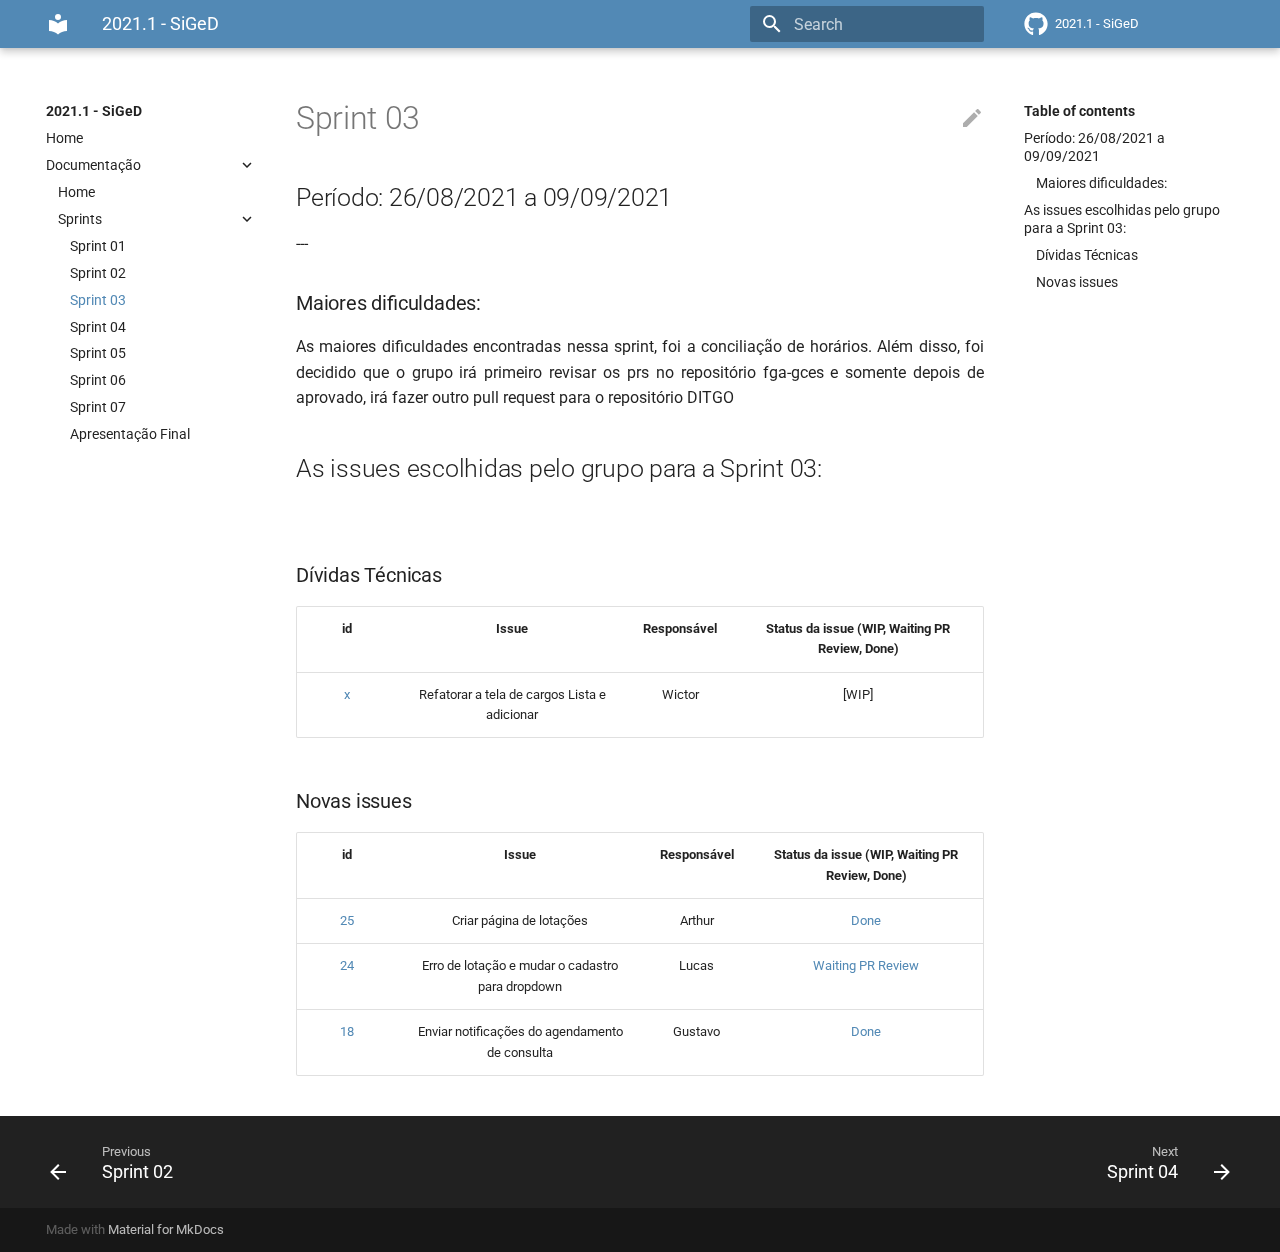
<file: sprints/sprint3/index.html>
<!doctype html>
<html lang="en" class="no-js">
  <head>
    
      <meta charset="utf-8">
      <meta name="viewport" content="width=device-width,initial-scale=1">
      
      
      
      
      <link rel="icon" href="../../assets/images/favicon.png">
      <meta name="generator" content="mkdocs-1.2.3, mkdocs-material-7.3.6">
    
    
      
        <title>Sprint 03 - 2021.1 - SiGeD</title>
      
    
    
      <link rel="stylesheet" href="../../assets/stylesheets/main.a57b2b03.min.css">
      
        
        <link rel="stylesheet" href="../../assets/stylesheets/palette.3f5d1f46.min.css">
        
      
    
    
    
      
        
        <link rel="preconnect" href="https://fonts.gstatic.com" crossorigin>
        <link rel="stylesheet" href="https://fonts.googleapis.com/css?family=Roboto:300,400,400i,700%7CRoboto+Mono&display=fallback">
        <style>:root{--md-text-font-family:"Roboto";--md-code-font-family:"Roboto Mono"}</style>
      
    
    
    
      <link rel="stylesheet" href="../../assets/css/docs.css">
    
    
      


    
    
  </head>
  
  
    
    
    
    
    
    <body dir="ltr" data-md-color-scheme="" data-md-color-primary="none" data-md-color-accent="none">
  
    
    <script>function __prefix(e){return new URL("../..",location).pathname+"."+e}function __get(e,t=localStorage){return JSON.parse(t.getItem(__prefix(e)))}</script>
    
    <input class="md-toggle" data-md-toggle="drawer" type="checkbox" id="__drawer" autocomplete="off">
    <input class="md-toggle" data-md-toggle="search" type="checkbox" id="__search" autocomplete="off">
    <label class="md-overlay" for="__drawer"></label>
    <div data-md-component="skip">
      
        
        <a href="#sprint-03" class="md-skip">
          Skip to content
        </a>
      
    </div>
    <div data-md-component="announce">
      
    </div>
    
      

<header class="md-header" data-md-component="header">
  <nav class="md-header__inner md-grid" aria-label="Header">
    <a href="../.." title="2021.1 - SiGeD" class="md-header__button md-logo" aria-label="2021.1 - SiGeD" data-md-component="logo">
      
  
  <svg xmlns="http://www.w3.org/2000/svg" viewBox="0 0 24 24"><path d="M12 8a3 3 0 0 0 3-3 3 3 0 0 0-3-3 3 3 0 0 0-3 3 3 3 0 0 0 3 3m0 3.54C9.64 9.35 6.5 8 3 8v11c3.5 0 6.64 1.35 9 3.54 2.36-2.19 5.5-3.54 9-3.54V8c-3.5 0-6.64 1.35-9 3.54z"/></svg>

    </a>
    <label class="md-header__button md-icon" for="__drawer">
      <svg xmlns="http://www.w3.org/2000/svg" viewBox="0 0 24 24"><path d="M3 6h18v2H3V6m0 5h18v2H3v-2m0 5h18v2H3v-2z"/></svg>
    </label>
    <div class="md-header__title" data-md-component="header-title">
      <div class="md-header__ellipsis">
        <div class="md-header__topic">
          <span class="md-ellipsis">
            2021.1 - SiGeD
          </span>
        </div>
        <div class="md-header__topic" data-md-component="header-topic">
          <span class="md-ellipsis">
            
              Sprint 03
            
          </span>
        </div>
      </div>
    </div>
    
    
    
      <label class="md-header__button md-icon" for="__search">
        <svg xmlns="http://www.w3.org/2000/svg" viewBox="0 0 24 24"><path d="M9.5 3A6.5 6.5 0 0 1 16 9.5c0 1.61-.59 3.09-1.56 4.23l.27.27h.79l5 5-1.5 1.5-5-5v-.79l-.27-.27A6.516 6.516 0 0 1 9.5 16 6.5 6.5 0 0 1 3 9.5 6.5 6.5 0 0 1 9.5 3m0 2C7 5 5 7 5 9.5S7 14 9.5 14 14 12 14 9.5 12 5 9.5 5z"/></svg>
      </label>
      
<div class="md-search" data-md-component="search" role="dialog">
  <label class="md-search__overlay" for="__search"></label>
  <div class="md-search__inner" role="search">
    <form class="md-search__form" name="search">
      <input type="text" class="md-search__input" name="query" aria-label="Search" placeholder="Search" autocapitalize="off" autocorrect="off" autocomplete="off" spellcheck="false" data-md-component="search-query" required>
      <label class="md-search__icon md-icon" for="__search">
        <svg xmlns="http://www.w3.org/2000/svg" viewBox="0 0 24 24"><path d="M9.5 3A6.5 6.5 0 0 1 16 9.5c0 1.61-.59 3.09-1.56 4.23l.27.27h.79l5 5-1.5 1.5-5-5v-.79l-.27-.27A6.516 6.516 0 0 1 9.5 16 6.5 6.5 0 0 1 3 9.5 6.5 6.5 0 0 1 9.5 3m0 2C7 5 5 7 5 9.5S7 14 9.5 14 14 12 14 9.5 12 5 9.5 5z"/></svg>
        <svg xmlns="http://www.w3.org/2000/svg" viewBox="0 0 24 24"><path d="M20 11v2H8l5.5 5.5-1.42 1.42L4.16 12l7.92-7.92L13.5 5.5 8 11h12z"/></svg>
      </label>
      <nav class="md-search__options" aria-label="Search">
        
        <button type="reset" class="md-search__icon md-icon" aria-label="Clear" tabindex="-1">
          <svg xmlns="http://www.w3.org/2000/svg" viewBox="0 0 24 24"><path d="M19 6.41 17.59 5 12 10.59 6.41 5 5 6.41 10.59 12 5 17.59 6.41 19 12 13.41 17.59 19 19 17.59 13.41 12 19 6.41z"/></svg>
        </button>
      </nav>
      
    </form>
    <div class="md-search__output">
      <div class="md-search__scrollwrap" data-md-scrollfix>
        <div class="md-search-result" data-md-component="search-result">
          <div class="md-search-result__meta">
            Initializing search
          </div>
          <ol class="md-search-result__list"></ol>
        </div>
      </div>
    </div>
  </div>
</div>
    
    
      <div class="md-header__source">
        
<a href="https://github.com/FGA-GCES/2020-2-SiGeD/" title="Go to repository" class="md-source" data-md-component="source">
  <div class="md-source__icon md-icon">
    
    <svg xmlns="http://www.w3.org/2000/svg" viewBox="0 0 496 512"><path d="M165.9 397.4c0 2-2.3 3.6-5.2 3.6-3.3.3-5.6-1.3-5.6-3.6 0-2 2.3-3.6 5.2-3.6 3-.3 5.6 1.3 5.6 3.6zm-31.1-4.5c-.7 2 1.3 4.3 4.3 4.9 2.6 1 5.6 0 6.2-2s-1.3-4.3-4.3-5.2c-2.6-.7-5.5.3-6.2 2.3zm44.2-1.7c-2.9.7-4.9 2.6-4.6 4.9.3 2 2.9 3.3 5.9 2.6 2.9-.7 4.9-2.6 4.6-4.6-.3-1.9-3-3.2-5.9-2.9zM244.8 8C106.1 8 0 113.3 0 252c0 110.9 69.8 205.8 169.5 239.2 12.8 2.3 17.3-5.6 17.3-12.1 0-6.2-.3-40.4-.3-61.4 0 0-70 15-84.7-29.8 0 0-11.4-29.1-27.8-36.6 0 0-22.9-15.7 1.6-15.4 0 0 24.9 2 38.6 25.8 21.9 38.6 58.6 27.5 72.9 20.9 2.3-16 8.8-27.1 16-33.7-55.9-6.2-112.3-14.3-112.3-110.5 0-27.5 7.6-41.3 23.6-58.9-2.6-6.5-11.1-33.3 2.6-67.9 20.9-6.5 69 27 69 27 20-5.6 41.5-8.5 62.8-8.5s42.8 2.9 62.8 8.5c0 0 48.1-33.6 69-27 13.7 34.7 5.2 61.4 2.6 67.9 16 17.7 25.8 31.5 25.8 58.9 0 96.5-58.9 104.2-114.8 110.5 9.2 7.9 17 22.9 17 46.4 0 33.7-.3 75.4-.3 83.6 0 6.5 4.6 14.4 17.3 12.1C428.2 457.8 496 362.9 496 252 496 113.3 383.5 8 244.8 8zM97.2 352.9c-1.3 1-1 3.3.7 5.2 1.6 1.6 3.9 2.3 5.2 1 1.3-1 1-3.3-.7-5.2-1.6-1.6-3.9-2.3-5.2-1zm-10.8-8.1c-.7 1.3.3 2.9 2.3 3.9 1.6 1 3.6.7 4.3-.7.7-1.3-.3-2.9-2.3-3.9-2-.6-3.6-.3-4.3.7zm32.4 35.6c-1.6 1.3-1 4.3 1.3 6.2 2.3 2.3 5.2 2.6 6.5 1 1.3-1.3.7-4.3-1.3-6.2-2.2-2.3-5.2-2.6-6.5-1zm-11.4-14.7c-1.6 1-1.6 3.6 0 5.9 1.6 2.3 4.3 3.3 5.6 2.3 1.6-1.3 1.6-3.9 0-6.2-1.4-2.3-4-3.3-5.6-2z"/></svg>
  </div>
  <div class="md-source__repository">
    2021.1 - SiGeD
  </div>
</a>
      </div>
    
  </nav>
  
</header>
    
    <div class="md-container" data-md-component="container">
      
      
        
          
        
      
      <main class="md-main" data-md-component="main">
        <div class="md-main__inner md-grid">
          
            
              
              <div class="md-sidebar md-sidebar--primary" data-md-component="sidebar" data-md-type="navigation" >
                <div class="md-sidebar__scrollwrap">
                  <div class="md-sidebar__inner">
                    


<nav class="md-nav md-nav--primary" aria-label="Navigation" data-md-level="0">
  <label class="md-nav__title" for="__drawer">
    <a href="../.." title="2021.1 - SiGeD" class="md-nav__button md-logo" aria-label="2021.1 - SiGeD" data-md-component="logo">
      
  
  <svg xmlns="http://www.w3.org/2000/svg" viewBox="0 0 24 24"><path d="M12 8a3 3 0 0 0 3-3 3 3 0 0 0-3-3 3 3 0 0 0-3 3 3 3 0 0 0 3 3m0 3.54C9.64 9.35 6.5 8 3 8v11c3.5 0 6.64 1.35 9 3.54 2.36-2.19 5.5-3.54 9-3.54V8c-3.5 0-6.64 1.35-9 3.54z"/></svg>

    </a>
    2021.1 - SiGeD
  </label>
  
    <div class="md-nav__source">
      
<a href="https://github.com/FGA-GCES/2020-2-SiGeD/" title="Go to repository" class="md-source" data-md-component="source">
  <div class="md-source__icon md-icon">
    
    <svg xmlns="http://www.w3.org/2000/svg" viewBox="0 0 496 512"><path d="M165.9 397.4c0 2-2.3 3.6-5.2 3.6-3.3.3-5.6-1.3-5.6-3.6 0-2 2.3-3.6 5.2-3.6 3-.3 5.6 1.3 5.6 3.6zm-31.1-4.5c-.7 2 1.3 4.3 4.3 4.9 2.6 1 5.6 0 6.2-2s-1.3-4.3-4.3-5.2c-2.6-.7-5.5.3-6.2 2.3zm44.2-1.7c-2.9.7-4.9 2.6-4.6 4.9.3 2 2.9 3.3 5.9 2.6 2.9-.7 4.9-2.6 4.6-4.6-.3-1.9-3-3.2-5.9-2.9zM244.8 8C106.1 8 0 113.3 0 252c0 110.9 69.8 205.8 169.5 239.2 12.8 2.3 17.3-5.6 17.3-12.1 0-6.2-.3-40.4-.3-61.4 0 0-70 15-84.7-29.8 0 0-11.4-29.1-27.8-36.6 0 0-22.9-15.7 1.6-15.4 0 0 24.9 2 38.6 25.8 21.9 38.6 58.6 27.5 72.9 20.9 2.3-16 8.8-27.1 16-33.7-55.9-6.2-112.3-14.3-112.3-110.5 0-27.5 7.6-41.3 23.6-58.9-2.6-6.5-11.1-33.3 2.6-67.9 20.9-6.5 69 27 69 27 20-5.6 41.5-8.5 62.8-8.5s42.8 2.9 62.8 8.5c0 0 48.1-33.6 69-27 13.7 34.7 5.2 61.4 2.6 67.9 16 17.7 25.8 31.5 25.8 58.9 0 96.5-58.9 104.2-114.8 110.5 9.2 7.9 17 22.9 17 46.4 0 33.7-.3 75.4-.3 83.6 0 6.5 4.6 14.4 17.3 12.1C428.2 457.8 496 362.9 496 252 496 113.3 383.5 8 244.8 8zM97.2 352.9c-1.3 1-1 3.3.7 5.2 1.6 1.6 3.9 2.3 5.2 1 1.3-1 1-3.3-.7-5.2-1.6-1.6-3.9-2.3-5.2-1zm-10.8-8.1c-.7 1.3.3 2.9 2.3 3.9 1.6 1 3.6.7 4.3-.7.7-1.3-.3-2.9-2.3-3.9-2-.6-3.6-.3-4.3.7zm32.4 35.6c-1.6 1.3-1 4.3 1.3 6.2 2.3 2.3 5.2 2.6 6.5 1 1.3-1.3.7-4.3-1.3-6.2-2.2-2.3-5.2-2.6-6.5-1zm-11.4-14.7c-1.6 1-1.6 3.6 0 5.9 1.6 2.3 4.3 3.3 5.6 2.3 1.6-1.3 1.6-3.9 0-6.2-1.4-2.3-4-3.3-5.6-2z"/></svg>
  </div>
  <div class="md-source__repository">
    2021.1 - SiGeD
  </div>
</a>
    </div>
  
  <ul class="md-nav__list" data-md-scrollfix>
    
      
      
      

  
  
  
    <li class="md-nav__item">
      <a href="../.." class="md-nav__link">
        Home
      </a>
    </li>
  

    
      
      
      

  
  
    
  
  
    
    <li class="md-nav__item md-nav__item--active md-nav__item--nested">
      
      
        <input class="md-nav__toggle md-toggle" data-md-toggle="__nav_2" type="checkbox" id="__nav_2" checked>
      
      
      
      
        <label class="md-nav__link" for="__nav_2">
          Documentação
          <span class="md-nav__icon md-icon"></span>
        </label>
      
      <nav class="md-nav" aria-label="Documentação" data-md-level="1">
        <label class="md-nav__title" for="__nav_2">
          <span class="md-nav__icon md-icon"></span>
          Documentação
        </label>
        <ul class="md-nav__list" data-md-scrollfix>
          
            
              
  
  
  
    <li class="md-nav__item">
      <a href="../../home/" class="md-nav__link">
        Home
      </a>
    </li>
  

            
          
            
              
  
  
    
  
  
    
    <li class="md-nav__item md-nav__item--active md-nav__item--nested">
      
      
        <input class="md-nav__toggle md-toggle" data-md-toggle="__nav_2_2" type="checkbox" id="__nav_2_2" checked>
      
      
      
      
        <label class="md-nav__link" for="__nav_2_2">
          Sprints
          <span class="md-nav__icon md-icon"></span>
        </label>
      
      <nav class="md-nav" aria-label="Sprints" data-md-level="2">
        <label class="md-nav__title" for="__nav_2_2">
          <span class="md-nav__icon md-icon"></span>
          Sprints
        </label>
        <ul class="md-nav__list" data-md-scrollfix>
          
            
              
  
  
  
    <li class="md-nav__item">
      <a href="../sprint1/" class="md-nav__link">
        Sprint 01
      </a>
    </li>
  

            
          
            
              
  
  
  
    <li class="md-nav__item">
      <a href="../sprint2/" class="md-nav__link">
        Sprint 02
      </a>
    </li>
  

            
          
            
              
  
  
    
  
  
    <li class="md-nav__item md-nav__item--active">
      
      <input class="md-nav__toggle md-toggle" data-md-toggle="toc" type="checkbox" id="__toc">
      
      
        
      
      
        <label class="md-nav__link md-nav__link--active" for="__toc">
          Sprint 03
          <span class="md-nav__icon md-icon"></span>
        </label>
      
      <a href="./" class="md-nav__link md-nav__link--active">
        Sprint 03
      </a>
      
        


<nav class="md-nav md-nav--secondary" aria-label="Table of contents">
  
  
  
    
  
  
    <label class="md-nav__title" for="__toc">
      <span class="md-nav__icon md-icon"></span>
      Table of contents
    </label>
    <ul class="md-nav__list" data-md-component="toc" data-md-scrollfix>
      
        <li class="md-nav__item">
  <a href="#periodo-26082021-a-09092021" class="md-nav__link">
    Período: 26/08/2021 a 09/09/2021
  </a>
  
    <nav class="md-nav" aria-label="Período: 26/08/2021 a 09/09/2021">
      <ul class="md-nav__list">
        
          <li class="md-nav__item">
  <a href="#maiores-dificuldades" class="md-nav__link">
    Maiores dificuldades:
  </a>
  
</li>
        
      </ul>
    </nav>
  
</li>
      
        <li class="md-nav__item">
  <a href="#as-issues-escolhidas-pelo-grupo-para-a-sprint-03" class="md-nav__link">
    As issues escolhidas pelo grupo para a Sprint 03:
  </a>
  
    <nav class="md-nav" aria-label="As issues escolhidas pelo grupo para a Sprint 03:">
      <ul class="md-nav__list">
        
          <li class="md-nav__item">
  <a href="#dividas-tecnicas" class="md-nav__link">
    Dívidas Técnicas
  </a>
  
</li>
        
          <li class="md-nav__item">
  <a href="#novas-issues" class="md-nav__link">
    Novas issues
  </a>
  
</li>
        
      </ul>
    </nav>
  
</li>
      
    </ul>
  
</nav>
      
    </li>
  

            
          
            
              
  
  
  
    <li class="md-nav__item">
      <a href="../sprint4/" class="md-nav__link">
        Sprint 04
      </a>
    </li>
  

            
          
            
              
  
  
  
    <li class="md-nav__item">
      <a href="../sprint5/" class="md-nav__link">
        Sprint 05
      </a>
    </li>
  

            
          
            
              
  
  
  
    <li class="md-nav__item">
      <a href="../sprint6/" class="md-nav__link">
        Sprint 06
      </a>
    </li>
  

            
          
            
              
  
  
  
    <li class="md-nav__item">
      <a href="../sprint7/" class="md-nav__link">
        Sprint 07
      </a>
    </li>
  

            
          
            
              
  
  
  
    <li class="md-nav__item">
      <a href="../apresentacaoFinal" class="md-nav__link">
        Apresentação Final
      </a>
    </li>
  

            
          
        </ul>
      </nav>
    </li>
  

            
          
        </ul>
      </nav>
    </li>
  

    
  </ul>
</nav>
                  </div>
                </div>
              </div>
            
            
              
              <div class="md-sidebar md-sidebar--secondary" data-md-component="sidebar" data-md-type="toc" >
                <div class="md-sidebar__scrollwrap">
                  <div class="md-sidebar__inner">
                    


<nav class="md-nav md-nav--secondary" aria-label="Table of contents">
  
  
  
    
  
  
    <label class="md-nav__title" for="__toc">
      <span class="md-nav__icon md-icon"></span>
      Table of contents
    </label>
    <ul class="md-nav__list" data-md-component="toc" data-md-scrollfix>
      
        <li class="md-nav__item">
  <a href="#periodo-26082021-a-09092021" class="md-nav__link">
    Período: 26/08/2021 a 09/09/2021
  </a>
  
    <nav class="md-nav" aria-label="Período: 26/08/2021 a 09/09/2021">
      <ul class="md-nav__list">
        
          <li class="md-nav__item">
  <a href="#maiores-dificuldades" class="md-nav__link">
    Maiores dificuldades:
  </a>
  
</li>
        
      </ul>
    </nav>
  
</li>
      
        <li class="md-nav__item">
  <a href="#as-issues-escolhidas-pelo-grupo-para-a-sprint-03" class="md-nav__link">
    As issues escolhidas pelo grupo para a Sprint 03:
  </a>
  
    <nav class="md-nav" aria-label="As issues escolhidas pelo grupo para a Sprint 03:">
      <ul class="md-nav__list">
        
          <li class="md-nav__item">
  <a href="#dividas-tecnicas" class="md-nav__link">
    Dívidas Técnicas
  </a>
  
</li>
        
          <li class="md-nav__item">
  <a href="#novas-issues" class="md-nav__link">
    Novas issues
  </a>
  
</li>
        
      </ul>
    </nav>
  
</li>
      
    </ul>
  
</nav>
                  </div>
                </div>
              </div>
            
          
          <div class="md-content" data-md-component="content">
            <article class="md-content__inner md-typeset">
              
                
                  <a href="https://github.com/FGA-GCES/2020-2-SiGeD/edit/master/docs/sprints/sprint3.md" title="Edit this page" class="md-content__button md-icon">
                    <svg xmlns="http://www.w3.org/2000/svg" viewBox="0 0 24 24"><path d="M20.71 7.04c.39-.39.39-1.04 0-1.41l-2.34-2.34c-.37-.39-1.02-.39-1.41 0l-1.84 1.83 3.75 3.75M3 17.25V21h3.75L17.81 9.93l-3.75-3.75L3 17.25z"/></svg>
                  </a>
                
                
                <h1 id="sprint-03">Sprint 03</h1>
<h2 id="periodo-26082021-a-09092021">Período: 26/08/2021 a 09/09/2021</h2>
<p align="justify"> 

  ---
 </p>

<h3 id="maiores-dificuldades">Maiores dificuldades:</h3>
<p align="justify"> As maiores dificuldades encontradas nessa sprint, foi a conciliação de horários. Além disso, foi decidido que o grupo irá primeiro revisar os prs no repositório fga-gces e somente depois de aprovado, irá fazer outro pull request para o repositório DITGO </p>

<h2 id="as-issues-escolhidas-pelo-grupo-para-a-sprint-03">As issues escolhidas pelo grupo para a Sprint 03:</h2>
<p><br></p>
<h3 id="dividas-tecnicas">Dívidas Técnicas</h3>
<table>
<thead>
<tr>
<th align="center">id</th>
<th align="center">Issue</th>
<th align="center">Responsável</th>
<th align="center">Status da issue (WIP, Waiting PR Review, Done)</th>
</tr>
</thead>
<tbody>
<tr>
<td align="center"><a href="https://github.com/DITGO/2020-2-SiGeD/issues/x">x</a></td>
<td align="center">Refatorar a  tela de cargos Lista e adicionar</td>
<td align="center">Wictor</td>
<td align="center">[WIP]</td>
</tr>
</tbody>
</table>
<h3 id="novas-issues">Novas issues</h3>
<table>
<thead>
<tr>
<th align="center">id</th>
<th align="center">Issue</th>
<th align="center">Responsável</th>
<th align="center">Status da issue (WIP, Waiting PR Review, Done)</th>
</tr>
</thead>
<tbody>
<tr>
<td align="center"><a href="https://github.com/DITGO/2020-2-SiGeD/issues/25">25</a></td>
<td align="center">Criar página de lotações</td>
<td align="center">Arthur</td>
<td align="center"><a href="https://github.com/DITGO/2020-2-SiGeD-Frontend/pull/3">Done</a></td>
</tr>
<tr>
<td align="center"><a href="https://github.com/DITGO/2020-2-SiGeD/issues/24">24</a></td>
<td align="center">Erro de lotação e mudar o cadastro para dropdown</td>
<td align="center">Lucas</td>
<td align="center"><a href="https://github.com/FGA-GCES/2020-2-SiGeD-Frontend/pull/3">Waiting PR Review</a></td>
</tr>
<tr>
<td align="center"><a href="https://github.com/DITGO/2020-2-SiGeD/issues/18">18</a></td>
<td align="center">Enviar notificações do agendamento de consulta</td>
<td align="center">Gustavo</td>
<td align="center"><a href="https://github.com/DITGO/2020-2-SiGeD-Clients/pull/4">Done</a></td>
</tr>
</tbody>
</table>
                
              
              
                


              
            </article>
          </div>
        </div>
        
      </main>
      
        
<footer class="md-footer">
  
    <nav class="md-footer__inner md-grid" aria-label="Footer">
      
        
        <a href="../sprint2/" class="md-footer__link md-footer__link--prev" aria-label="Previous: Sprint 02" rel="prev">
          <div class="md-footer__button md-icon">
            <svg xmlns="http://www.w3.org/2000/svg" viewBox="0 0 24 24"><path d="M20 11v2H8l5.5 5.5-1.42 1.42L4.16 12l7.92-7.92L13.5 5.5 8 11h12z"/></svg>
          </div>
          <div class="md-footer__title">
            <div class="md-ellipsis">
              <span class="md-footer__direction">
                Previous
              </span>
              Sprint 02
            </div>
          </div>
        </a>
      
      
        
        <a href="../sprint4/" class="md-footer__link md-footer__link--next" aria-label="Next: Sprint 04" rel="next">
          <div class="md-footer__title">
            <div class="md-ellipsis">
              <span class="md-footer__direction">
                Next
              </span>
              Sprint 04
            </div>
          </div>
          <div class="md-footer__button md-icon">
            <svg xmlns="http://www.w3.org/2000/svg" viewBox="0 0 24 24"><path d="M4 11v2h12l-5.5 5.5 1.42 1.42L19.84 12l-7.92-7.92L10.5 5.5 16 11H4z"/></svg>
          </div>
        </a>
      
    </nav>
  
  <div class="md-footer-meta md-typeset">
    <div class="md-footer-meta__inner md-grid">
      <div class="md-footer-copyright">
        
        
          Made with
          <a href="https://squidfunk.github.io/mkdocs-material/" target="_blank" rel="noopener">
            Material for MkDocs
          </a>
        
        
      </div>
      
    </div>
  </div>
</footer>
      
    </div>
    <div class="md-dialog" data-md-component="dialog">
      <div class="md-dialog__inner md-typeset"></div>
    </div>
    <script id="__config" type="application/json">{"base": "../..", "features": [], "translations": {"clipboard.copy": "Copy to clipboard", "clipboard.copied": "Copied to clipboard", "search.config.lang": "en", "search.config.pipeline": "trimmer, stopWordFilter", "search.config.separator": "[\\s\\-]+", "search.placeholder": "Search", "search.result.placeholder": "Type to start searching", "search.result.none": "No matching documents", "search.result.one": "1 matching document", "search.result.other": "# matching documents", "search.result.more.one": "1 more on this page", "search.result.more.other": "# more on this page", "search.result.term.missing": "Missing", "select.version.title": "Select version"}, "search": "../../assets/javascripts/workers/search.fcfe8b6d.min.js", "version": null}</script>
    
    
      <script src="../../assets/javascripts/bundle.b1047164.min.js"></script>
      
        <script src="../../assets/js/jquery.min.js"></script>
      
        <script src="../../assets/js/jquery.zoom.min.js"></script>
      
        <script src="../../assets/js/extra.js"></script>
      
    
  </body>
</html>
</file>
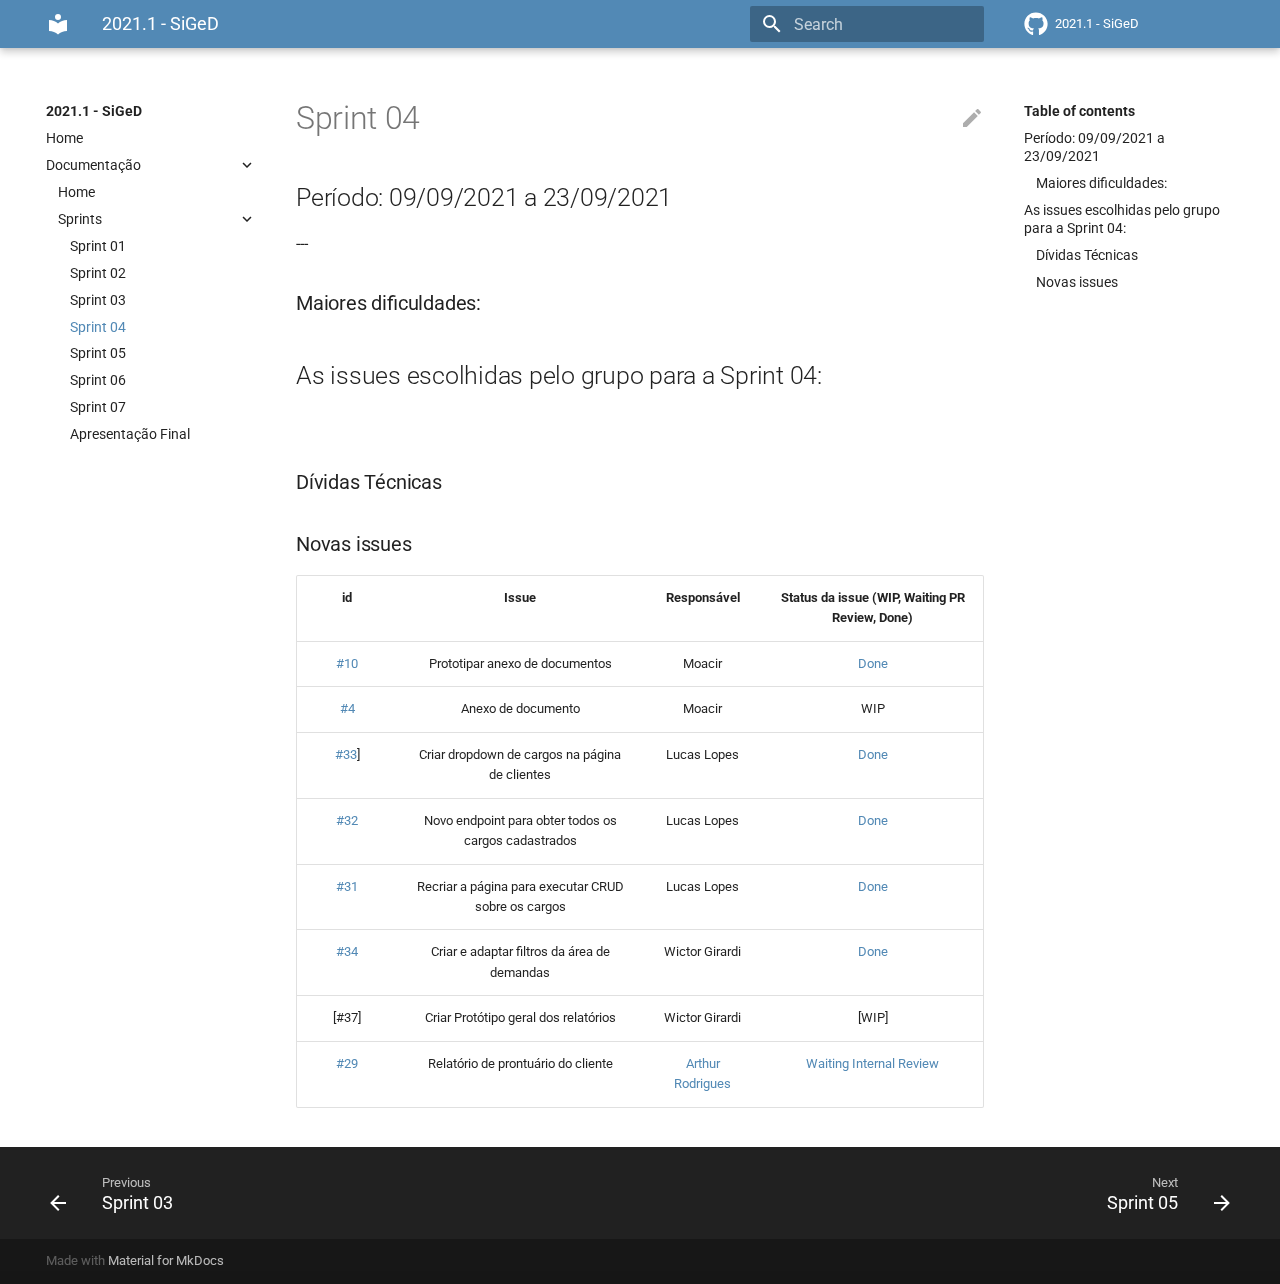
<file: sprints/sprint4/index.html>
<!doctype html>
<html lang="en" class="no-js">
  <head>
    
      <meta charset="utf-8">
      <meta name="viewport" content="width=device-width,initial-scale=1">
      
      
      
      
      <link rel="icon" href="../../assets/images/favicon.png">
      <meta name="generator" content="mkdocs-1.2.3, mkdocs-material-7.3.6">
    
    
      
        <title>Sprint 04 - 2021.1 - SiGeD</title>
      
    
    
      <link rel="stylesheet" href="../../assets/stylesheets/main.a57b2b03.min.css">
      
        
        <link rel="stylesheet" href="../../assets/stylesheets/palette.3f5d1f46.min.css">
        
      
    
    
    
      
        
        <link rel="preconnect" href="https://fonts.gstatic.com" crossorigin>
        <link rel="stylesheet" href="https://fonts.googleapis.com/css?family=Roboto:300,400,400i,700%7CRoboto+Mono&display=fallback">
        <style>:root{--md-text-font-family:"Roboto";--md-code-font-family:"Roboto Mono"}</style>
      
    
    
    
      <link rel="stylesheet" href="../../assets/css/docs.css">
    
    
      


    
    
  </head>
  
  
    
    
    
    
    
    <body dir="ltr" data-md-color-scheme="" data-md-color-primary="none" data-md-color-accent="none">
  
    
    <script>function __prefix(e){return new URL("../..",location).pathname+"."+e}function __get(e,t=localStorage){return JSON.parse(t.getItem(__prefix(e)))}</script>
    
    <input class="md-toggle" data-md-toggle="drawer" type="checkbox" id="__drawer" autocomplete="off">
    <input class="md-toggle" data-md-toggle="search" type="checkbox" id="__search" autocomplete="off">
    <label class="md-overlay" for="__drawer"></label>
    <div data-md-component="skip">
      
        
        <a href="#sprint-04" class="md-skip">
          Skip to content
        </a>
      
    </div>
    <div data-md-component="announce">
      
    </div>
    
      

<header class="md-header" data-md-component="header">
  <nav class="md-header__inner md-grid" aria-label="Header">
    <a href="../.." title="2021.1 - SiGeD" class="md-header__button md-logo" aria-label="2021.1 - SiGeD" data-md-component="logo">
      
  
  <svg xmlns="http://www.w3.org/2000/svg" viewBox="0 0 24 24"><path d="M12 8a3 3 0 0 0 3-3 3 3 0 0 0-3-3 3 3 0 0 0-3 3 3 3 0 0 0 3 3m0 3.54C9.64 9.35 6.5 8 3 8v11c3.5 0 6.64 1.35 9 3.54 2.36-2.19 5.5-3.54 9-3.54V8c-3.5 0-6.64 1.35-9 3.54z"/></svg>

    </a>
    <label class="md-header__button md-icon" for="__drawer">
      <svg xmlns="http://www.w3.org/2000/svg" viewBox="0 0 24 24"><path d="M3 6h18v2H3V6m0 5h18v2H3v-2m0 5h18v2H3v-2z"/></svg>
    </label>
    <div class="md-header__title" data-md-component="header-title">
      <div class="md-header__ellipsis">
        <div class="md-header__topic">
          <span class="md-ellipsis">
            2021.1 - SiGeD
          </span>
        </div>
        <div class="md-header__topic" data-md-component="header-topic">
          <span class="md-ellipsis">
            
              Sprint 04
            
          </span>
        </div>
      </div>
    </div>
    
    
    
      <label class="md-header__button md-icon" for="__search">
        <svg xmlns="http://www.w3.org/2000/svg" viewBox="0 0 24 24"><path d="M9.5 3A6.5 6.5 0 0 1 16 9.5c0 1.61-.59 3.09-1.56 4.23l.27.27h.79l5 5-1.5 1.5-5-5v-.79l-.27-.27A6.516 6.516 0 0 1 9.5 16 6.5 6.5 0 0 1 3 9.5 6.5 6.5 0 0 1 9.5 3m0 2C7 5 5 7 5 9.5S7 14 9.5 14 14 12 14 9.5 12 5 9.5 5z"/></svg>
      </label>
      
<div class="md-search" data-md-component="search" role="dialog">
  <label class="md-search__overlay" for="__search"></label>
  <div class="md-search__inner" role="search">
    <form class="md-search__form" name="search">
      <input type="text" class="md-search__input" name="query" aria-label="Search" placeholder="Search" autocapitalize="off" autocorrect="off" autocomplete="off" spellcheck="false" data-md-component="search-query" required>
      <label class="md-search__icon md-icon" for="__search">
        <svg xmlns="http://www.w3.org/2000/svg" viewBox="0 0 24 24"><path d="M9.5 3A6.5 6.5 0 0 1 16 9.5c0 1.61-.59 3.09-1.56 4.23l.27.27h.79l5 5-1.5 1.5-5-5v-.79l-.27-.27A6.516 6.516 0 0 1 9.5 16 6.5 6.5 0 0 1 3 9.5 6.5 6.5 0 0 1 9.5 3m0 2C7 5 5 7 5 9.5S7 14 9.5 14 14 12 14 9.5 12 5 9.5 5z"/></svg>
        <svg xmlns="http://www.w3.org/2000/svg" viewBox="0 0 24 24"><path d="M20 11v2H8l5.5 5.5-1.42 1.42L4.16 12l7.92-7.92L13.5 5.5 8 11h12z"/></svg>
      </label>
      <nav class="md-search__options" aria-label="Search">
        
        <button type="reset" class="md-search__icon md-icon" aria-label="Clear" tabindex="-1">
          <svg xmlns="http://www.w3.org/2000/svg" viewBox="0 0 24 24"><path d="M19 6.41 17.59 5 12 10.59 6.41 5 5 6.41 10.59 12 5 17.59 6.41 19 12 13.41 17.59 19 19 17.59 13.41 12 19 6.41z"/></svg>
        </button>
      </nav>
      
    </form>
    <div class="md-search__output">
      <div class="md-search__scrollwrap" data-md-scrollfix>
        <div class="md-search-result" data-md-component="search-result">
          <div class="md-search-result__meta">
            Initializing search
          </div>
          <ol class="md-search-result__list"></ol>
        </div>
      </div>
    </div>
  </div>
</div>
    
    
      <div class="md-header__source">
        
<a href="https://github.com/FGA-GCES/2020-2-SiGeD/" title="Go to repository" class="md-source" data-md-component="source">
  <div class="md-source__icon md-icon">
    
    <svg xmlns="http://www.w3.org/2000/svg" viewBox="0 0 496 512"><path d="M165.9 397.4c0 2-2.3 3.6-5.2 3.6-3.3.3-5.6-1.3-5.6-3.6 0-2 2.3-3.6 5.2-3.6 3-.3 5.6 1.3 5.6 3.6zm-31.1-4.5c-.7 2 1.3 4.3 4.3 4.9 2.6 1 5.6 0 6.2-2s-1.3-4.3-4.3-5.2c-2.6-.7-5.5.3-6.2 2.3zm44.2-1.7c-2.9.7-4.9 2.6-4.6 4.9.3 2 2.9 3.3 5.9 2.6 2.9-.7 4.9-2.6 4.6-4.6-.3-1.9-3-3.2-5.9-2.9zM244.8 8C106.1 8 0 113.3 0 252c0 110.9 69.8 205.8 169.5 239.2 12.8 2.3 17.3-5.6 17.3-12.1 0-6.2-.3-40.4-.3-61.4 0 0-70 15-84.7-29.8 0 0-11.4-29.1-27.8-36.6 0 0-22.9-15.7 1.6-15.4 0 0 24.9 2 38.6 25.8 21.9 38.6 58.6 27.5 72.9 20.9 2.3-16 8.8-27.1 16-33.7-55.9-6.2-112.3-14.3-112.3-110.5 0-27.5 7.6-41.3 23.6-58.9-2.6-6.5-11.1-33.3 2.6-67.9 20.9-6.5 69 27 69 27 20-5.6 41.5-8.5 62.8-8.5s42.8 2.9 62.8 8.5c0 0 48.1-33.6 69-27 13.7 34.7 5.2 61.4 2.6 67.9 16 17.7 25.8 31.5 25.8 58.9 0 96.5-58.9 104.2-114.8 110.5 9.2 7.9 17 22.9 17 46.4 0 33.7-.3 75.4-.3 83.6 0 6.5 4.6 14.4 17.3 12.1C428.2 457.8 496 362.9 496 252 496 113.3 383.5 8 244.8 8zM97.2 352.9c-1.3 1-1 3.3.7 5.2 1.6 1.6 3.9 2.3 5.2 1 1.3-1 1-3.3-.7-5.2-1.6-1.6-3.9-2.3-5.2-1zm-10.8-8.1c-.7 1.3.3 2.9 2.3 3.9 1.6 1 3.6.7 4.3-.7.7-1.3-.3-2.9-2.3-3.9-2-.6-3.6-.3-4.3.7zm32.4 35.6c-1.6 1.3-1 4.3 1.3 6.2 2.3 2.3 5.2 2.6 6.5 1 1.3-1.3.7-4.3-1.3-6.2-2.2-2.3-5.2-2.6-6.5-1zm-11.4-14.7c-1.6 1-1.6 3.6 0 5.9 1.6 2.3 4.3 3.3 5.6 2.3 1.6-1.3 1.6-3.9 0-6.2-1.4-2.3-4-3.3-5.6-2z"/></svg>
  </div>
  <div class="md-source__repository">
    2021.1 - SiGeD
  </div>
</a>
      </div>
    
  </nav>
  
</header>
    
    <div class="md-container" data-md-component="container">
      
      
        
          
        
      
      <main class="md-main" data-md-component="main">
        <div class="md-main__inner md-grid">
          
            
              
              <div class="md-sidebar md-sidebar--primary" data-md-component="sidebar" data-md-type="navigation" >
                <div class="md-sidebar__scrollwrap">
                  <div class="md-sidebar__inner">
                    


<nav class="md-nav md-nav--primary" aria-label="Navigation" data-md-level="0">
  <label class="md-nav__title" for="__drawer">
    <a href="../.." title="2021.1 - SiGeD" class="md-nav__button md-logo" aria-label="2021.1 - SiGeD" data-md-component="logo">
      
  
  <svg xmlns="http://www.w3.org/2000/svg" viewBox="0 0 24 24"><path d="M12 8a3 3 0 0 0 3-3 3 3 0 0 0-3-3 3 3 0 0 0-3 3 3 3 0 0 0 3 3m0 3.54C9.64 9.35 6.5 8 3 8v11c3.5 0 6.64 1.35 9 3.54 2.36-2.19 5.5-3.54 9-3.54V8c-3.5 0-6.64 1.35-9 3.54z"/></svg>

    </a>
    2021.1 - SiGeD
  </label>
  
    <div class="md-nav__source">
      
<a href="https://github.com/FGA-GCES/2020-2-SiGeD/" title="Go to repository" class="md-source" data-md-component="source">
  <div class="md-source__icon md-icon">
    
    <svg xmlns="http://www.w3.org/2000/svg" viewBox="0 0 496 512"><path d="M165.9 397.4c0 2-2.3 3.6-5.2 3.6-3.3.3-5.6-1.3-5.6-3.6 0-2 2.3-3.6 5.2-3.6 3-.3 5.6 1.3 5.6 3.6zm-31.1-4.5c-.7 2 1.3 4.3 4.3 4.9 2.6 1 5.6 0 6.2-2s-1.3-4.3-4.3-5.2c-2.6-.7-5.5.3-6.2 2.3zm44.2-1.7c-2.9.7-4.9 2.6-4.6 4.9.3 2 2.9 3.3 5.9 2.6 2.9-.7 4.9-2.6 4.6-4.6-.3-1.9-3-3.2-5.9-2.9zM244.8 8C106.1 8 0 113.3 0 252c0 110.9 69.8 205.8 169.5 239.2 12.8 2.3 17.3-5.6 17.3-12.1 0-6.2-.3-40.4-.3-61.4 0 0-70 15-84.7-29.8 0 0-11.4-29.1-27.8-36.6 0 0-22.9-15.7 1.6-15.4 0 0 24.9 2 38.6 25.8 21.9 38.6 58.6 27.5 72.9 20.9 2.3-16 8.8-27.1 16-33.7-55.9-6.2-112.3-14.3-112.3-110.5 0-27.5 7.6-41.3 23.6-58.9-2.6-6.5-11.1-33.3 2.6-67.9 20.9-6.5 69 27 69 27 20-5.6 41.5-8.5 62.8-8.5s42.8 2.9 62.8 8.5c0 0 48.1-33.6 69-27 13.7 34.7 5.2 61.4 2.6 67.9 16 17.7 25.8 31.5 25.8 58.9 0 96.5-58.9 104.2-114.8 110.5 9.2 7.9 17 22.9 17 46.4 0 33.7-.3 75.4-.3 83.6 0 6.5 4.6 14.4 17.3 12.1C428.2 457.8 496 362.9 496 252 496 113.3 383.5 8 244.8 8zM97.2 352.9c-1.3 1-1 3.3.7 5.2 1.6 1.6 3.9 2.3 5.2 1 1.3-1 1-3.3-.7-5.2-1.6-1.6-3.9-2.3-5.2-1zm-10.8-8.1c-.7 1.3.3 2.9 2.3 3.9 1.6 1 3.6.7 4.3-.7.7-1.3-.3-2.9-2.3-3.9-2-.6-3.6-.3-4.3.7zm32.4 35.6c-1.6 1.3-1 4.3 1.3 6.2 2.3 2.3 5.2 2.6 6.5 1 1.3-1.3.7-4.3-1.3-6.2-2.2-2.3-5.2-2.6-6.5-1zm-11.4-14.7c-1.6 1-1.6 3.6 0 5.9 1.6 2.3 4.3 3.3 5.6 2.3 1.6-1.3 1.6-3.9 0-6.2-1.4-2.3-4-3.3-5.6-2z"/></svg>
  </div>
  <div class="md-source__repository">
    2021.1 - SiGeD
  </div>
</a>
    </div>
  
  <ul class="md-nav__list" data-md-scrollfix>
    
      
      
      

  
  
  
    <li class="md-nav__item">
      <a href="../.." class="md-nav__link">
        Home
      </a>
    </li>
  

    
      
      
      

  
  
    
  
  
    
    <li class="md-nav__item md-nav__item--active md-nav__item--nested">
      
      
        <input class="md-nav__toggle md-toggle" data-md-toggle="__nav_2" type="checkbox" id="__nav_2" checked>
      
      
      
      
        <label class="md-nav__link" for="__nav_2">
          Documentação
          <span class="md-nav__icon md-icon"></span>
        </label>
      
      <nav class="md-nav" aria-label="Documentação" data-md-level="1">
        <label class="md-nav__title" for="__nav_2">
          <span class="md-nav__icon md-icon"></span>
          Documentação
        </label>
        <ul class="md-nav__list" data-md-scrollfix>
          
            
              
  
  
  
    <li class="md-nav__item">
      <a href="../../home/" class="md-nav__link">
        Home
      </a>
    </li>
  

            
          
            
              
  
  
    
  
  
    
    <li class="md-nav__item md-nav__item--active md-nav__item--nested">
      
      
        <input class="md-nav__toggle md-toggle" data-md-toggle="__nav_2_2" type="checkbox" id="__nav_2_2" checked>
      
      
      
      
        <label class="md-nav__link" for="__nav_2_2">
          Sprints
          <span class="md-nav__icon md-icon"></span>
        </label>
      
      <nav class="md-nav" aria-label="Sprints" data-md-level="2">
        <label class="md-nav__title" for="__nav_2_2">
          <span class="md-nav__icon md-icon"></span>
          Sprints
        </label>
        <ul class="md-nav__list" data-md-scrollfix>
          
            
              
  
  
  
    <li class="md-nav__item">
      <a href="../sprint1/" class="md-nav__link">
        Sprint 01
      </a>
    </li>
  

            
          
            
              
  
  
  
    <li class="md-nav__item">
      <a href="../sprint2/" class="md-nav__link">
        Sprint 02
      </a>
    </li>
  

            
          
            
              
  
  
  
    <li class="md-nav__item">
      <a href="../sprint3/" class="md-nav__link">
        Sprint 03
      </a>
    </li>
  

            
          
            
              
  
  
    
  
  
    <li class="md-nav__item md-nav__item--active">
      
      <input class="md-nav__toggle md-toggle" data-md-toggle="toc" type="checkbox" id="__toc">
      
      
        
      
      
        <label class="md-nav__link md-nav__link--active" for="__toc">
          Sprint 04
          <span class="md-nav__icon md-icon"></span>
        </label>
      
      <a href="./" class="md-nav__link md-nav__link--active">
        Sprint 04
      </a>
      
        


<nav class="md-nav md-nav--secondary" aria-label="Table of contents">
  
  
  
    
  
  
    <label class="md-nav__title" for="__toc">
      <span class="md-nav__icon md-icon"></span>
      Table of contents
    </label>
    <ul class="md-nav__list" data-md-component="toc" data-md-scrollfix>
      
        <li class="md-nav__item">
  <a href="#periodo-09092021-a-23092021" class="md-nav__link">
    Período: 09/09/2021 a 23/09/2021
  </a>
  
    <nav class="md-nav" aria-label="Período: 09/09/2021 a 23/09/2021">
      <ul class="md-nav__list">
        
          <li class="md-nav__item">
  <a href="#maiores-dificuldades" class="md-nav__link">
    Maiores dificuldades:
  </a>
  
</li>
        
      </ul>
    </nav>
  
</li>
      
        <li class="md-nav__item">
  <a href="#as-issues-escolhidas-pelo-grupo-para-a-sprint-04" class="md-nav__link">
    As issues escolhidas pelo grupo para a Sprint 04:
  </a>
  
    <nav class="md-nav" aria-label="As issues escolhidas pelo grupo para a Sprint 04:">
      <ul class="md-nav__list">
        
          <li class="md-nav__item">
  <a href="#dividas-tecnicas" class="md-nav__link">
    Dívidas Técnicas
  </a>
  
</li>
        
          <li class="md-nav__item">
  <a href="#novas-issues" class="md-nav__link">
    Novas issues
  </a>
  
</li>
        
      </ul>
    </nav>
  
</li>
      
    </ul>
  
</nav>
      
    </li>
  

            
          
            
              
  
  
  
    <li class="md-nav__item">
      <a href="../sprint5/" class="md-nav__link">
        Sprint 05
      </a>
    </li>
  

            
          
            
              
  
  
  
    <li class="md-nav__item">
      <a href="../sprint6/" class="md-nav__link">
        Sprint 06
      </a>
    </li>
  

            
          
            
              
  
  
  
    <li class="md-nav__item">
      <a href="../sprint7/" class="md-nav__link">
        Sprint 07
      </a>
    </li>
  

            
          
            
              
  
  
  
    <li class="md-nav__item">
      <a href="../apresentacaoFinal" class="md-nav__link">
        Apresentação Final
      </a>
    </li>
  

            
          
        </ul>
      </nav>
    </li>
  

            
          
        </ul>
      </nav>
    </li>
  

    
  </ul>
</nav>
                  </div>
                </div>
              </div>
            
            
              
              <div class="md-sidebar md-sidebar--secondary" data-md-component="sidebar" data-md-type="toc" >
                <div class="md-sidebar__scrollwrap">
                  <div class="md-sidebar__inner">
                    


<nav class="md-nav md-nav--secondary" aria-label="Table of contents">
  
  
  
    
  
  
    <label class="md-nav__title" for="__toc">
      <span class="md-nav__icon md-icon"></span>
      Table of contents
    </label>
    <ul class="md-nav__list" data-md-component="toc" data-md-scrollfix>
      
        <li class="md-nav__item">
  <a href="#periodo-09092021-a-23092021" class="md-nav__link">
    Período: 09/09/2021 a 23/09/2021
  </a>
  
    <nav class="md-nav" aria-label="Período: 09/09/2021 a 23/09/2021">
      <ul class="md-nav__list">
        
          <li class="md-nav__item">
  <a href="#maiores-dificuldades" class="md-nav__link">
    Maiores dificuldades:
  </a>
  
</li>
        
      </ul>
    </nav>
  
</li>
      
        <li class="md-nav__item">
  <a href="#as-issues-escolhidas-pelo-grupo-para-a-sprint-04" class="md-nav__link">
    As issues escolhidas pelo grupo para a Sprint 04:
  </a>
  
    <nav class="md-nav" aria-label="As issues escolhidas pelo grupo para a Sprint 04:">
      <ul class="md-nav__list">
        
          <li class="md-nav__item">
  <a href="#dividas-tecnicas" class="md-nav__link">
    Dívidas Técnicas
  </a>
  
</li>
        
          <li class="md-nav__item">
  <a href="#novas-issues" class="md-nav__link">
    Novas issues
  </a>
  
</li>
        
      </ul>
    </nav>
  
</li>
      
    </ul>
  
</nav>
                  </div>
                </div>
              </div>
            
          
          <div class="md-content" data-md-component="content">
            <article class="md-content__inner md-typeset">
              
                
                  <a href="https://github.com/FGA-GCES/2020-2-SiGeD/edit/master/docs/sprints/sprint4.md" title="Edit this page" class="md-content__button md-icon">
                    <svg xmlns="http://www.w3.org/2000/svg" viewBox="0 0 24 24"><path d="M20.71 7.04c.39-.39.39-1.04 0-1.41l-2.34-2.34c-.37-.39-1.02-.39-1.41 0l-1.84 1.83 3.75 3.75M3 17.25V21h3.75L17.81 9.93l-3.75-3.75L3 17.25z"/></svg>
                  </a>
                
                
                <h1 id="sprint-04">Sprint 04</h1>
<h2 id="periodo-09092021-a-23092021">Período: 09/09/2021 a 23/09/2021</h2>
<p align="justify"> 

  ---
 </p>

<h3 id="maiores-dificuldades">Maiores dificuldades:</h3>
<h2 id="as-issues-escolhidas-pelo-grupo-para-a-sprint-04">As issues escolhidas pelo grupo para a Sprint 04:</h2>
<p><br></p>
<h3 id="dividas-tecnicas">Dívidas Técnicas</h3>
<h3 id="novas-issues">Novas issues</h3>
<table>
<thead>
<tr>
<th align="center">id</th>
<th align="center">Issue</th>
<th align="center">Responsável</th>
<th align="center">Status da issue (WIP, Waiting PR Review, Done)</th>
</tr>
</thead>
<tbody>
<tr>
<td align="center"><a href="https://app.zenhub.com/workspaces/engineering-team-6141fb935d0a7e001275ec94/issues/gces-2020-2-siged/2020-2-siged/10">#10</a></td>
<td align="center">Prototipar anexo de documentos</td>
<td align="center">Moacir</td>
<td align="center"><a href="https://www.figma.com/proto/BEQP3AOu73t05muuaq63QS/Untitled?node-id=107%3A240&amp;scaling=min-zoom&amp;page-id=0%3A1&amp;starting-point-node-id=107%3A240">Done</a></td>
</tr>
<tr>
<td align="center"><a href="https://github.com/DITGO/2020-2-SiGeD/issues/4">#4</a></td>
<td align="center">Anexo de documento</td>
<td align="center">Moacir</td>
<td align="center">WIP</td>
</tr>
<tr>
<td align="center"><a href="https://github.com/DITGO/2020-2-SiGeD/issues/33">#33</a>]</td>
<td align="center">Criar dropdown de cargos na página de clientes</td>
<td align="center">Lucas Lopes</td>
<td align="center"><a href="https://github.com/DITGO/2020-2-SiGeD/issues/33">Done</a></td>
</tr>
<tr>
<td align="center"><a href="https://github.com/DITGO/2020-2-SiGeD/issues/32">#32</a></td>
<td align="center">Novo endpoint para obter todos os cargos cadastrados</td>
<td align="center">Lucas Lopes</td>
<td align="center"><a href="https://github.com/DITGO/2020-2-SiGeD-Frontend/pull/7">Done</a></td>
</tr>
<tr>
<td align="center"><a href="https://github.com/DITGO/2020-2-SiGeD/issues/31">#31</a></td>
<td align="center">Recriar a página para executar CRUD sobre os cargos</td>
<td align="center">Lucas Lopes</td>
<td align="center"><a href="https://github.com/DITGO/2020-2-SiGeD-Frontend/pull/7">Done</a></td>
</tr>
<tr>
<td align="center"><a href="https://github.com/DITGO/2020-2-SiGeD/issues/34">#34</a></td>
<td align="center">Criar e adaptar filtros da área de demandas</td>
<td align="center">Wictor Girardi</td>
<td align="center"><a href="https://github.com/DITGO/2020-2-SiGeD-Frontend/pull/6">Done</a></td>
</tr>
<tr>
<td align="center">[#37]</td>
<td align="center">Criar Protótipo geral dos relatórios</td>
<td align="center">Wictor Girardi</td>
<td align="center">[WIP]</td>
</tr>
<tr>
<td align="center"><a href="https://github.com/DITGO/2020-2-SiGeD/issues/29">#29</a></td>
<td align="center">Relatório de prontuário do cliente</td>
<td align="center"><a href="https://github.com/arthurarp">Arthur Rodrigues</a></td>
<td align="center"><a href="https://github.com/FGA-GCES/2020-2-SiGeD-Frontend/pull/6">Waiting Internal Review</a></td>
</tr>
</tbody>
</table>
                
              
              
                


              
            </article>
          </div>
        </div>
        
      </main>
      
        
<footer class="md-footer">
  
    <nav class="md-footer__inner md-grid" aria-label="Footer">
      
        
        <a href="../sprint3/" class="md-footer__link md-footer__link--prev" aria-label="Previous: Sprint 03" rel="prev">
          <div class="md-footer__button md-icon">
            <svg xmlns="http://www.w3.org/2000/svg" viewBox="0 0 24 24"><path d="M20 11v2H8l5.5 5.5-1.42 1.42L4.16 12l7.92-7.92L13.5 5.5 8 11h12z"/></svg>
          </div>
          <div class="md-footer__title">
            <div class="md-ellipsis">
              <span class="md-footer__direction">
                Previous
              </span>
              Sprint 03
            </div>
          </div>
        </a>
      
      
        
        <a href="../sprint5/" class="md-footer__link md-footer__link--next" aria-label="Next: Sprint 05" rel="next">
          <div class="md-footer__title">
            <div class="md-ellipsis">
              <span class="md-footer__direction">
                Next
              </span>
              Sprint 05
            </div>
          </div>
          <div class="md-footer__button md-icon">
            <svg xmlns="http://www.w3.org/2000/svg" viewBox="0 0 24 24"><path d="M4 11v2h12l-5.5 5.5 1.42 1.42L19.84 12l-7.92-7.92L10.5 5.5 16 11H4z"/></svg>
          </div>
        </a>
      
    </nav>
  
  <div class="md-footer-meta md-typeset">
    <div class="md-footer-meta__inner md-grid">
      <div class="md-footer-copyright">
        
        
          Made with
          <a href="https://squidfunk.github.io/mkdocs-material/" target="_blank" rel="noopener">
            Material for MkDocs
          </a>
        
        
      </div>
      
    </div>
  </div>
</footer>
      
    </div>
    <div class="md-dialog" data-md-component="dialog">
      <div class="md-dialog__inner md-typeset"></div>
    </div>
    <script id="__config" type="application/json">{"base": "../..", "features": [], "translations": {"clipboard.copy": "Copy to clipboard", "clipboard.copied": "Copied to clipboard", "search.config.lang": "en", "search.config.pipeline": "trimmer, stopWordFilter", "search.config.separator": "[\\s\\-]+", "search.placeholder": "Search", "search.result.placeholder": "Type to start searching", "search.result.none": "No matching documents", "search.result.one": "1 matching document", "search.result.other": "# matching documents", "search.result.more.one": "1 more on this page", "search.result.more.other": "# more on this page", "search.result.term.missing": "Missing", "select.version.title": "Select version"}, "search": "../../assets/javascripts/workers/search.fcfe8b6d.min.js", "version": null}</script>
    
    
      <script src="../../assets/javascripts/bundle.b1047164.min.js"></script>
      
        <script src="../../assets/js/jquery.min.js"></script>
      
        <script src="../../assets/js/jquery.zoom.min.js"></script>
      
        <script src="../../assets/js/extra.js"></script>
      
    
  </body>
</html>
</file>
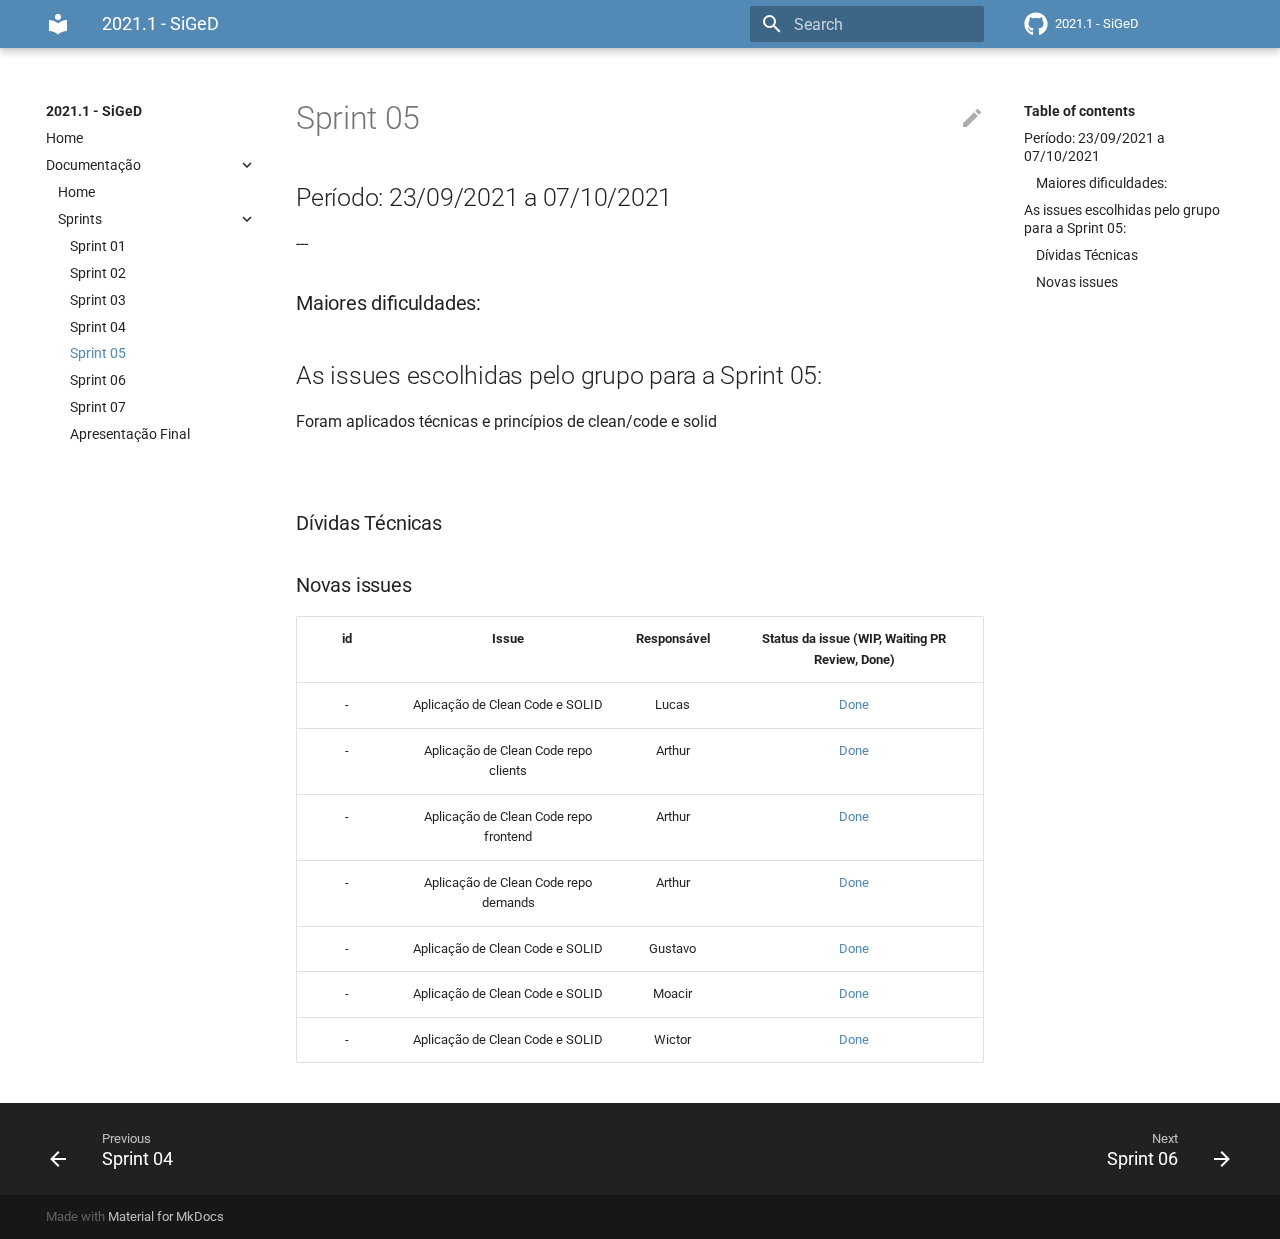
<file: sprints/sprint5/index.html>
<!doctype html>
<html lang="en" class="no-js">
  <head>
    
      <meta charset="utf-8">
      <meta name="viewport" content="width=device-width,initial-scale=1">
      
      
      
      
      <link rel="icon" href="../../assets/images/favicon.png">
      <meta name="generator" content="mkdocs-1.2.3, mkdocs-material-7.3.6">
    
    
      
        <title>Sprint 05 - 2021.1 - SiGeD</title>
      
    
    
      <link rel="stylesheet" href="../../assets/stylesheets/main.a57b2b03.min.css">
      
        
        <link rel="stylesheet" href="../../assets/stylesheets/palette.3f5d1f46.min.css">
        
      
    
    
    
      
        
        <link rel="preconnect" href="https://fonts.gstatic.com" crossorigin>
        <link rel="stylesheet" href="https://fonts.googleapis.com/css?family=Roboto:300,400,400i,700%7CRoboto+Mono&display=fallback">
        <style>:root{--md-text-font-family:"Roboto";--md-code-font-family:"Roboto Mono"}</style>
      
    
    
    
      <link rel="stylesheet" href="../../assets/css/docs.css">
    
    
      


    
    
  </head>
  
  
    
    
    
    
    
    <body dir="ltr" data-md-color-scheme="" data-md-color-primary="none" data-md-color-accent="none">
  
    
    <script>function __prefix(e){return new URL("../..",location).pathname+"."+e}function __get(e,t=localStorage){return JSON.parse(t.getItem(__prefix(e)))}</script>
    
    <input class="md-toggle" data-md-toggle="drawer" type="checkbox" id="__drawer" autocomplete="off">
    <input class="md-toggle" data-md-toggle="search" type="checkbox" id="__search" autocomplete="off">
    <label class="md-overlay" for="__drawer"></label>
    <div data-md-component="skip">
      
        
        <a href="#sprint-05" class="md-skip">
          Skip to content
        </a>
      
    </div>
    <div data-md-component="announce">
      
    </div>
    
      

<header class="md-header" data-md-component="header">
  <nav class="md-header__inner md-grid" aria-label="Header">
    <a href="../.." title="2021.1 - SiGeD" class="md-header__button md-logo" aria-label="2021.1 - SiGeD" data-md-component="logo">
      
  
  <svg xmlns="http://www.w3.org/2000/svg" viewBox="0 0 24 24"><path d="M12 8a3 3 0 0 0 3-3 3 3 0 0 0-3-3 3 3 0 0 0-3 3 3 3 0 0 0 3 3m0 3.54C9.64 9.35 6.5 8 3 8v11c3.5 0 6.64 1.35 9 3.54 2.36-2.19 5.5-3.54 9-3.54V8c-3.5 0-6.64 1.35-9 3.54z"/></svg>

    </a>
    <label class="md-header__button md-icon" for="__drawer">
      <svg xmlns="http://www.w3.org/2000/svg" viewBox="0 0 24 24"><path d="M3 6h18v2H3V6m0 5h18v2H3v-2m0 5h18v2H3v-2z"/></svg>
    </label>
    <div class="md-header__title" data-md-component="header-title">
      <div class="md-header__ellipsis">
        <div class="md-header__topic">
          <span class="md-ellipsis">
            2021.1 - SiGeD
          </span>
        </div>
        <div class="md-header__topic" data-md-component="header-topic">
          <span class="md-ellipsis">
            
              Sprint 05
            
          </span>
        </div>
      </div>
    </div>
    
    
    
      <label class="md-header__button md-icon" for="__search">
        <svg xmlns="http://www.w3.org/2000/svg" viewBox="0 0 24 24"><path d="M9.5 3A6.5 6.5 0 0 1 16 9.5c0 1.61-.59 3.09-1.56 4.23l.27.27h.79l5 5-1.5 1.5-5-5v-.79l-.27-.27A6.516 6.516 0 0 1 9.5 16 6.5 6.5 0 0 1 3 9.5 6.5 6.5 0 0 1 9.5 3m0 2C7 5 5 7 5 9.5S7 14 9.5 14 14 12 14 9.5 12 5 9.5 5z"/></svg>
      </label>
      
<div class="md-search" data-md-component="search" role="dialog">
  <label class="md-search__overlay" for="__search"></label>
  <div class="md-search__inner" role="search">
    <form class="md-search__form" name="search">
      <input type="text" class="md-search__input" name="query" aria-label="Search" placeholder="Search" autocapitalize="off" autocorrect="off" autocomplete="off" spellcheck="false" data-md-component="search-query" required>
      <label class="md-search__icon md-icon" for="__search">
        <svg xmlns="http://www.w3.org/2000/svg" viewBox="0 0 24 24"><path d="M9.5 3A6.5 6.5 0 0 1 16 9.5c0 1.61-.59 3.09-1.56 4.23l.27.27h.79l5 5-1.5 1.5-5-5v-.79l-.27-.27A6.516 6.516 0 0 1 9.5 16 6.5 6.5 0 0 1 3 9.5 6.5 6.5 0 0 1 9.5 3m0 2C7 5 5 7 5 9.5S7 14 9.5 14 14 12 14 9.5 12 5 9.5 5z"/></svg>
        <svg xmlns="http://www.w3.org/2000/svg" viewBox="0 0 24 24"><path d="M20 11v2H8l5.5 5.5-1.42 1.42L4.16 12l7.92-7.92L13.5 5.5 8 11h12z"/></svg>
      </label>
      <nav class="md-search__options" aria-label="Search">
        
        <button type="reset" class="md-search__icon md-icon" aria-label="Clear" tabindex="-1">
          <svg xmlns="http://www.w3.org/2000/svg" viewBox="0 0 24 24"><path d="M19 6.41 17.59 5 12 10.59 6.41 5 5 6.41 10.59 12 5 17.59 6.41 19 12 13.41 17.59 19 19 17.59 13.41 12 19 6.41z"/></svg>
        </button>
      </nav>
      
    </form>
    <div class="md-search__output">
      <div class="md-search__scrollwrap" data-md-scrollfix>
        <div class="md-search-result" data-md-component="search-result">
          <div class="md-search-result__meta">
            Initializing search
          </div>
          <ol class="md-search-result__list"></ol>
        </div>
      </div>
    </div>
  </div>
</div>
    
    
      <div class="md-header__source">
        
<a href="https://github.com/FGA-GCES/2020-2-SiGeD/" title="Go to repository" class="md-source" data-md-component="source">
  <div class="md-source__icon md-icon">
    
    <svg xmlns="http://www.w3.org/2000/svg" viewBox="0 0 496 512"><path d="M165.9 397.4c0 2-2.3 3.6-5.2 3.6-3.3.3-5.6-1.3-5.6-3.6 0-2 2.3-3.6 5.2-3.6 3-.3 5.6 1.3 5.6 3.6zm-31.1-4.5c-.7 2 1.3 4.3 4.3 4.9 2.6 1 5.6 0 6.2-2s-1.3-4.3-4.3-5.2c-2.6-.7-5.5.3-6.2 2.3zm44.2-1.7c-2.9.7-4.9 2.6-4.6 4.9.3 2 2.9 3.3 5.9 2.6 2.9-.7 4.9-2.6 4.6-4.6-.3-1.9-3-3.2-5.9-2.9zM244.8 8C106.1 8 0 113.3 0 252c0 110.9 69.8 205.8 169.5 239.2 12.8 2.3 17.3-5.6 17.3-12.1 0-6.2-.3-40.4-.3-61.4 0 0-70 15-84.7-29.8 0 0-11.4-29.1-27.8-36.6 0 0-22.9-15.7 1.6-15.4 0 0 24.9 2 38.6 25.8 21.9 38.6 58.6 27.5 72.9 20.9 2.3-16 8.8-27.1 16-33.7-55.9-6.2-112.3-14.3-112.3-110.5 0-27.5 7.6-41.3 23.6-58.9-2.6-6.5-11.1-33.3 2.6-67.9 20.9-6.5 69 27 69 27 20-5.6 41.5-8.5 62.8-8.5s42.8 2.9 62.8 8.5c0 0 48.1-33.6 69-27 13.7 34.7 5.2 61.4 2.6 67.9 16 17.7 25.8 31.5 25.8 58.9 0 96.5-58.9 104.2-114.8 110.5 9.2 7.9 17 22.9 17 46.4 0 33.7-.3 75.4-.3 83.6 0 6.5 4.6 14.4 17.3 12.1C428.2 457.8 496 362.9 496 252 496 113.3 383.5 8 244.8 8zM97.2 352.9c-1.3 1-1 3.3.7 5.2 1.6 1.6 3.9 2.3 5.2 1 1.3-1 1-3.3-.7-5.2-1.6-1.6-3.9-2.3-5.2-1zm-10.8-8.1c-.7 1.3.3 2.9 2.3 3.9 1.6 1 3.6.7 4.3-.7.7-1.3-.3-2.9-2.3-3.9-2-.6-3.6-.3-4.3.7zm32.4 35.6c-1.6 1.3-1 4.3 1.3 6.2 2.3 2.3 5.2 2.6 6.5 1 1.3-1.3.7-4.3-1.3-6.2-2.2-2.3-5.2-2.6-6.5-1zm-11.4-14.7c-1.6 1-1.6 3.6 0 5.9 1.6 2.3 4.3 3.3 5.6 2.3 1.6-1.3 1.6-3.9 0-6.2-1.4-2.3-4-3.3-5.6-2z"/></svg>
  </div>
  <div class="md-source__repository">
    2021.1 - SiGeD
  </div>
</a>
      </div>
    
  </nav>
  
</header>
    
    <div class="md-container" data-md-component="container">
      
      
        
          
        
      
      <main class="md-main" data-md-component="main">
        <div class="md-main__inner md-grid">
          
            
              
              <div class="md-sidebar md-sidebar--primary" data-md-component="sidebar" data-md-type="navigation" >
                <div class="md-sidebar__scrollwrap">
                  <div class="md-sidebar__inner">
                    


<nav class="md-nav md-nav--primary" aria-label="Navigation" data-md-level="0">
  <label class="md-nav__title" for="__drawer">
    <a href="../.." title="2021.1 - SiGeD" class="md-nav__button md-logo" aria-label="2021.1 - SiGeD" data-md-component="logo">
      
  
  <svg xmlns="http://www.w3.org/2000/svg" viewBox="0 0 24 24"><path d="M12 8a3 3 0 0 0 3-3 3 3 0 0 0-3-3 3 3 0 0 0-3 3 3 3 0 0 0 3 3m0 3.54C9.64 9.35 6.5 8 3 8v11c3.5 0 6.64 1.35 9 3.54 2.36-2.19 5.5-3.54 9-3.54V8c-3.5 0-6.64 1.35-9 3.54z"/></svg>

    </a>
    2021.1 - SiGeD
  </label>
  
    <div class="md-nav__source">
      
<a href="https://github.com/FGA-GCES/2020-2-SiGeD/" title="Go to repository" class="md-source" data-md-component="source">
  <div class="md-source__icon md-icon">
    
    <svg xmlns="http://www.w3.org/2000/svg" viewBox="0 0 496 512"><path d="M165.9 397.4c0 2-2.3 3.6-5.2 3.6-3.3.3-5.6-1.3-5.6-3.6 0-2 2.3-3.6 5.2-3.6 3-.3 5.6 1.3 5.6 3.6zm-31.1-4.5c-.7 2 1.3 4.3 4.3 4.9 2.6 1 5.6 0 6.2-2s-1.3-4.3-4.3-5.2c-2.6-.7-5.5.3-6.2 2.3zm44.2-1.7c-2.9.7-4.9 2.6-4.6 4.9.3 2 2.9 3.3 5.9 2.6 2.9-.7 4.9-2.6 4.6-4.6-.3-1.9-3-3.2-5.9-2.9zM244.8 8C106.1 8 0 113.3 0 252c0 110.9 69.8 205.8 169.5 239.2 12.8 2.3 17.3-5.6 17.3-12.1 0-6.2-.3-40.4-.3-61.4 0 0-70 15-84.7-29.8 0 0-11.4-29.1-27.8-36.6 0 0-22.9-15.7 1.6-15.4 0 0 24.9 2 38.6 25.8 21.9 38.6 58.6 27.5 72.9 20.9 2.3-16 8.8-27.1 16-33.7-55.9-6.2-112.3-14.3-112.3-110.5 0-27.5 7.6-41.3 23.6-58.9-2.6-6.5-11.1-33.3 2.6-67.9 20.9-6.5 69 27 69 27 20-5.6 41.5-8.5 62.8-8.5s42.8 2.9 62.8 8.5c0 0 48.1-33.6 69-27 13.7 34.7 5.2 61.4 2.6 67.9 16 17.7 25.8 31.5 25.8 58.9 0 96.5-58.9 104.2-114.8 110.5 9.2 7.9 17 22.9 17 46.4 0 33.7-.3 75.4-.3 83.6 0 6.5 4.6 14.4 17.3 12.1C428.2 457.8 496 362.9 496 252 496 113.3 383.5 8 244.8 8zM97.2 352.9c-1.3 1-1 3.3.7 5.2 1.6 1.6 3.9 2.3 5.2 1 1.3-1 1-3.3-.7-5.2-1.6-1.6-3.9-2.3-5.2-1zm-10.8-8.1c-.7 1.3.3 2.9 2.3 3.9 1.6 1 3.6.7 4.3-.7.7-1.3-.3-2.9-2.3-3.9-2-.6-3.6-.3-4.3.7zm32.4 35.6c-1.6 1.3-1 4.3 1.3 6.2 2.3 2.3 5.2 2.6 6.5 1 1.3-1.3.7-4.3-1.3-6.2-2.2-2.3-5.2-2.6-6.5-1zm-11.4-14.7c-1.6 1-1.6 3.6 0 5.9 1.6 2.3 4.3 3.3 5.6 2.3 1.6-1.3 1.6-3.9 0-6.2-1.4-2.3-4-3.3-5.6-2z"/></svg>
  </div>
  <div class="md-source__repository">
    2021.1 - SiGeD
  </div>
</a>
    </div>
  
  <ul class="md-nav__list" data-md-scrollfix>
    
      
      
      

  
  
  
    <li class="md-nav__item">
      <a href="../.." class="md-nav__link">
        Home
      </a>
    </li>
  

    
      
      
      

  
  
    
  
  
    
    <li class="md-nav__item md-nav__item--active md-nav__item--nested">
      
      
        <input class="md-nav__toggle md-toggle" data-md-toggle="__nav_2" type="checkbox" id="__nav_2" checked>
      
      
      
      
        <label class="md-nav__link" for="__nav_2">
          Documentação
          <span class="md-nav__icon md-icon"></span>
        </label>
      
      <nav class="md-nav" aria-label="Documentação" data-md-level="1">
        <label class="md-nav__title" for="__nav_2">
          <span class="md-nav__icon md-icon"></span>
          Documentação
        </label>
        <ul class="md-nav__list" data-md-scrollfix>
          
            
              
  
  
  
    <li class="md-nav__item">
      <a href="../../home/" class="md-nav__link">
        Home
      </a>
    </li>
  

            
          
            
              
  
  
    
  
  
    
    <li class="md-nav__item md-nav__item--active md-nav__item--nested">
      
      
        <input class="md-nav__toggle md-toggle" data-md-toggle="__nav_2_2" type="checkbox" id="__nav_2_2" checked>
      
      
      
      
        <label class="md-nav__link" for="__nav_2_2">
          Sprints
          <span class="md-nav__icon md-icon"></span>
        </label>
      
      <nav class="md-nav" aria-label="Sprints" data-md-level="2">
        <label class="md-nav__title" for="__nav_2_2">
          <span class="md-nav__icon md-icon"></span>
          Sprints
        </label>
        <ul class="md-nav__list" data-md-scrollfix>
          
            
              
  
  
  
    <li class="md-nav__item">
      <a href="../sprint1/" class="md-nav__link">
        Sprint 01
      </a>
    </li>
  

            
          
            
              
  
  
  
    <li class="md-nav__item">
      <a href="../sprint2/" class="md-nav__link">
        Sprint 02
      </a>
    </li>
  

            
          
            
              
  
  
  
    <li class="md-nav__item">
      <a href="../sprint3/" class="md-nav__link">
        Sprint 03
      </a>
    </li>
  

            
          
            
              
  
  
  
    <li class="md-nav__item">
      <a href="../sprint4/" class="md-nav__link">
        Sprint 04
      </a>
    </li>
  

            
          
            
              
  
  
    
  
  
    <li class="md-nav__item md-nav__item--active">
      
      <input class="md-nav__toggle md-toggle" data-md-toggle="toc" type="checkbox" id="__toc">
      
      
        
      
      
        <label class="md-nav__link md-nav__link--active" for="__toc">
          Sprint 05
          <span class="md-nav__icon md-icon"></span>
        </label>
      
      <a href="./" class="md-nav__link md-nav__link--active">
        Sprint 05
      </a>
      
        


<nav class="md-nav md-nav--secondary" aria-label="Table of contents">
  
  
  
    
  
  
    <label class="md-nav__title" for="__toc">
      <span class="md-nav__icon md-icon"></span>
      Table of contents
    </label>
    <ul class="md-nav__list" data-md-component="toc" data-md-scrollfix>
      
        <li class="md-nav__item">
  <a href="#periodo-23092021-a-07102021" class="md-nav__link">
    Período: 23/09/2021 a 07/10/2021
  </a>
  
    <nav class="md-nav" aria-label="Período: 23/09/2021 a 07/10/2021">
      <ul class="md-nav__list">
        
          <li class="md-nav__item">
  <a href="#maiores-dificuldades" class="md-nav__link">
    Maiores dificuldades:
  </a>
  
</li>
        
      </ul>
    </nav>
  
</li>
      
        <li class="md-nav__item">
  <a href="#as-issues-escolhidas-pelo-grupo-para-a-sprint-05" class="md-nav__link">
    As issues escolhidas pelo grupo para a Sprint 05:
  </a>
  
    <nav class="md-nav" aria-label="As issues escolhidas pelo grupo para a Sprint 05:">
      <ul class="md-nav__list">
        
          <li class="md-nav__item">
  <a href="#dividas-tecnicas" class="md-nav__link">
    Dívidas Técnicas
  </a>
  
</li>
        
          <li class="md-nav__item">
  <a href="#novas-issues" class="md-nav__link">
    Novas issues
  </a>
  
</li>
        
      </ul>
    </nav>
  
</li>
      
    </ul>
  
</nav>
      
    </li>
  

            
          
            
              
  
  
  
    <li class="md-nav__item">
      <a href="../sprint6/" class="md-nav__link">
        Sprint 06
      </a>
    </li>
  

            
          
            
              
  
  
  
    <li class="md-nav__item">
      <a href="../sprint7/" class="md-nav__link">
        Sprint 07
      </a>
    </li>
  

            
          
            
              
  
  
  
    <li class="md-nav__item">
      <a href="../apresentacaoFinal" class="md-nav__link">
        Apresentação Final
      </a>
    </li>
  

            
          
        </ul>
      </nav>
    </li>
  

            
          
        </ul>
      </nav>
    </li>
  

    
  </ul>
</nav>
                  </div>
                </div>
              </div>
            
            
              
              <div class="md-sidebar md-sidebar--secondary" data-md-component="sidebar" data-md-type="toc" >
                <div class="md-sidebar__scrollwrap">
                  <div class="md-sidebar__inner">
                    


<nav class="md-nav md-nav--secondary" aria-label="Table of contents">
  
  
  
    
  
  
    <label class="md-nav__title" for="__toc">
      <span class="md-nav__icon md-icon"></span>
      Table of contents
    </label>
    <ul class="md-nav__list" data-md-component="toc" data-md-scrollfix>
      
        <li class="md-nav__item">
  <a href="#periodo-23092021-a-07102021" class="md-nav__link">
    Período: 23/09/2021 a 07/10/2021
  </a>
  
    <nav class="md-nav" aria-label="Período: 23/09/2021 a 07/10/2021">
      <ul class="md-nav__list">
        
          <li class="md-nav__item">
  <a href="#maiores-dificuldades" class="md-nav__link">
    Maiores dificuldades:
  </a>
  
</li>
        
      </ul>
    </nav>
  
</li>
      
        <li class="md-nav__item">
  <a href="#as-issues-escolhidas-pelo-grupo-para-a-sprint-05" class="md-nav__link">
    As issues escolhidas pelo grupo para a Sprint 05:
  </a>
  
    <nav class="md-nav" aria-label="As issues escolhidas pelo grupo para a Sprint 05:">
      <ul class="md-nav__list">
        
          <li class="md-nav__item">
  <a href="#dividas-tecnicas" class="md-nav__link">
    Dívidas Técnicas
  </a>
  
</li>
        
          <li class="md-nav__item">
  <a href="#novas-issues" class="md-nav__link">
    Novas issues
  </a>
  
</li>
        
      </ul>
    </nav>
  
</li>
      
    </ul>
  
</nav>
                  </div>
                </div>
              </div>
            
          
          <div class="md-content" data-md-component="content">
            <article class="md-content__inner md-typeset">
              
                
                  <a href="https://github.com/FGA-GCES/2020-2-SiGeD/edit/master/docs/sprints/sprint5.md" title="Edit this page" class="md-content__button md-icon">
                    <svg xmlns="http://www.w3.org/2000/svg" viewBox="0 0 24 24"><path d="M20.71 7.04c.39-.39.39-1.04 0-1.41l-2.34-2.34c-.37-.39-1.02-.39-1.41 0l-1.84 1.83 3.75 3.75M3 17.25V21h3.75L17.81 9.93l-3.75-3.75L3 17.25z"/></svg>
                  </a>
                
                
                <h1 id="sprint-05">Sprint 05</h1>
<h2 id="periodo-23092021-a-07102021">Período: 23/09/2021 a 07/10/2021</h2>
<p align="justify"> 

  ---
 </p>

<h3 id="maiores-dificuldades">Maiores dificuldades:</h3>
<h2 id="as-issues-escolhidas-pelo-grupo-para-a-sprint-05">As issues escolhidas pelo grupo para a Sprint 05:</h2>
<p>Foram aplicados técnicas e princípios de clean/code e solid </p>
<p><br></p>
<h3 id="dividas-tecnicas">Dívidas Técnicas</h3>
<h3 id="novas-issues">Novas issues</h3>
<table>
<thead>
<tr>
<th align="center">id</th>
<th align="center">Issue</th>
<th align="center">Responsável</th>
<th align="center">Status da issue (WIP, Waiting PR Review, Done)</th>
</tr>
</thead>
<tbody>
<tr>
<td align="center">-</td>
<td align="center">Aplicação de Clean Code e SOLID</td>
<td align="center">Lucas</td>
<td align="center"><a href="https://github.com/DITGO/2020-2-SiGeD-Users/pull/1">Done</a></td>
</tr>
<tr>
<td align="center">-</td>
<td align="center">Aplicação de Clean Code repo clients</td>
<td align="center">Arthur</td>
<td align="center"><a href="https://github.com/FGA-GCES/2020-2-SiGeD-Clients/pull/6">Done</a></td>
</tr>
<tr>
<td align="center">-</td>
<td align="center">Aplicação de Clean Code  repo frontend</td>
<td align="center">Arthur</td>
<td align="center"><a href="https://github.com/FGA-GCES/2020-2-SiGeD-Frontend/pull/9">Done</a></td>
</tr>
<tr>
<td align="center">-</td>
<td align="center">Aplicação de Clean Code  repo demands</td>
<td align="center">Arthur</td>
<td align="center"><a href="https://github.com/FGA-GCES/2020-2-SiGeD-Demands/pull/4">Done</a></td>
</tr>
<tr>
<td align="center">-</td>
<td align="center">Aplicação de Clean Code e SOLID</td>
<td align="center">Gustavo</td>
<td align="center"><a href="https://github.com/FGA-GCES/2020-2-SiGeD-Frontend/pull/8">Done</a></td>
</tr>
<tr>
<td align="center">-</td>
<td align="center">Aplicação de Clean Code e SOLID</td>
<td align="center">Moacir</td>
<td align="center"><a href="https://github.com/FGA-GCES/2020-2-SiGeD-Frontend/tree/moacir_clean_code">Done</a></td>
</tr>
<tr>
<td align="center">-</td>
<td align="center">Aplicação de Clean Code e SOLID</td>
<td align="center">Wictor</td>
<td align="center"><a href="https://github.com/FGA-GCES/2020-2-SiGeD-Frontend/tree/wictor-clean">Done</a></td>
</tr>
</tbody>
</table>
                
              
              
                


              
            </article>
          </div>
        </div>
        
      </main>
      
        
<footer class="md-footer">
  
    <nav class="md-footer__inner md-grid" aria-label="Footer">
      
        
        <a href="../sprint4/" class="md-footer__link md-footer__link--prev" aria-label="Previous: Sprint 04" rel="prev">
          <div class="md-footer__button md-icon">
            <svg xmlns="http://www.w3.org/2000/svg" viewBox="0 0 24 24"><path d="M20 11v2H8l5.5 5.5-1.42 1.42L4.16 12l7.92-7.92L13.5 5.5 8 11h12z"/></svg>
          </div>
          <div class="md-footer__title">
            <div class="md-ellipsis">
              <span class="md-footer__direction">
                Previous
              </span>
              Sprint 04
            </div>
          </div>
        </a>
      
      
        
        <a href="../sprint6/" class="md-footer__link md-footer__link--next" aria-label="Next: Sprint 06" rel="next">
          <div class="md-footer__title">
            <div class="md-ellipsis">
              <span class="md-footer__direction">
                Next
              </span>
              Sprint 06
            </div>
          </div>
          <div class="md-footer__button md-icon">
            <svg xmlns="http://www.w3.org/2000/svg" viewBox="0 0 24 24"><path d="M4 11v2h12l-5.5 5.5 1.42 1.42L19.84 12l-7.92-7.92L10.5 5.5 16 11H4z"/></svg>
          </div>
        </a>
      
    </nav>
  
  <div class="md-footer-meta md-typeset">
    <div class="md-footer-meta__inner md-grid">
      <div class="md-footer-copyright">
        
        
          Made with
          <a href="https://squidfunk.github.io/mkdocs-material/" target="_blank" rel="noopener">
            Material for MkDocs
          </a>
        
        
      </div>
      
    </div>
  </div>
</footer>
      
    </div>
    <div class="md-dialog" data-md-component="dialog">
      <div class="md-dialog__inner md-typeset"></div>
    </div>
    <script id="__config" type="application/json">{"base": "../..", "features": [], "translations": {"clipboard.copy": "Copy to clipboard", "clipboard.copied": "Copied to clipboard", "search.config.lang": "en", "search.config.pipeline": "trimmer, stopWordFilter", "search.config.separator": "[\\s\\-]+", "search.placeholder": "Search", "search.result.placeholder": "Type to start searching", "search.result.none": "No matching documents", "search.result.one": "1 matching document", "search.result.other": "# matching documents", "search.result.more.one": "1 more on this page", "search.result.more.other": "# more on this page", "search.result.term.missing": "Missing", "select.version.title": "Select version"}, "search": "../../assets/javascripts/workers/search.fcfe8b6d.min.js", "version": null}</script>
    
    
      <script src="../../assets/javascripts/bundle.b1047164.min.js"></script>
      
        <script src="../../assets/js/jquery.min.js"></script>
      
        <script src="../../assets/js/jquery.zoom.min.js"></script>
      
        <script src="../../assets/js/extra.js"></script>
      
    
  </body>
</html>
</file>
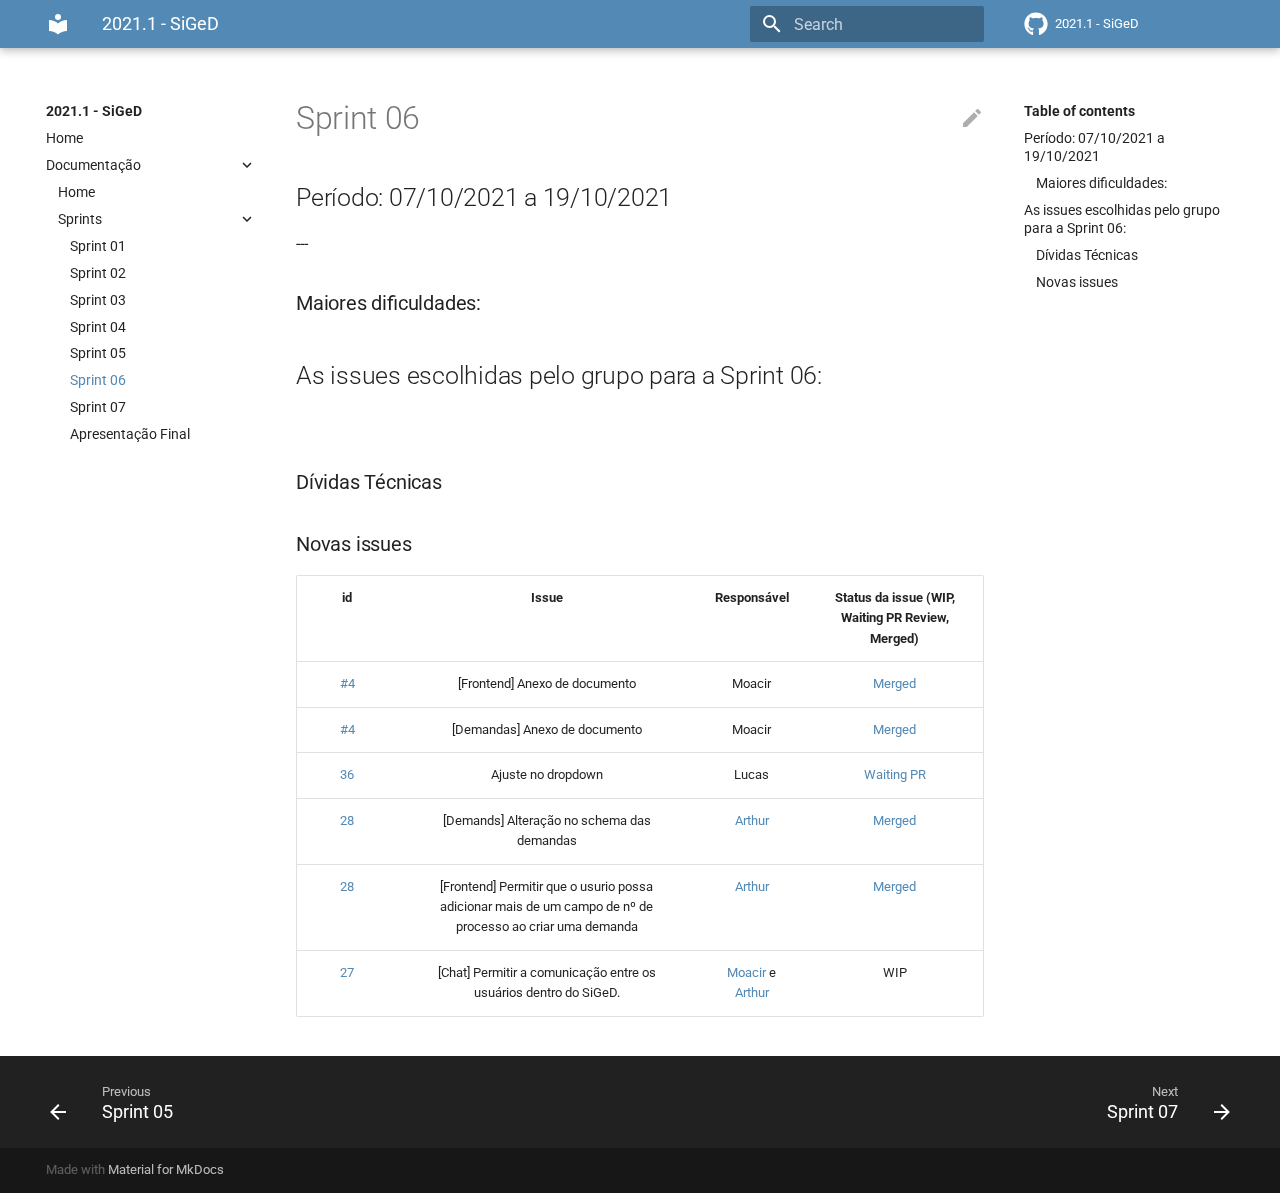
<file: sprints/sprint6/index.html>
<!doctype html>
<html lang="en" class="no-js">
  <head>
    
      <meta charset="utf-8">
      <meta name="viewport" content="width=device-width,initial-scale=1">
      
      
      
      
      <link rel="icon" href="../../assets/images/favicon.png">
      <meta name="generator" content="mkdocs-1.2.3, mkdocs-material-7.3.6">
    
    
      
        <title>Sprint 06 - 2021.1 - SiGeD</title>
      
    
    
      <link rel="stylesheet" href="../../assets/stylesheets/main.a57b2b03.min.css">
      
        
        <link rel="stylesheet" href="../../assets/stylesheets/palette.3f5d1f46.min.css">
        
      
    
    
    
      
        
        <link rel="preconnect" href="https://fonts.gstatic.com" crossorigin>
        <link rel="stylesheet" href="https://fonts.googleapis.com/css?family=Roboto:300,400,400i,700%7CRoboto+Mono&display=fallback">
        <style>:root{--md-text-font-family:"Roboto";--md-code-font-family:"Roboto Mono"}</style>
      
    
    
    
      <link rel="stylesheet" href="../../assets/css/docs.css">
    
    
      


    
    
  </head>
  
  
    
    
    
    
    
    <body dir="ltr" data-md-color-scheme="" data-md-color-primary="none" data-md-color-accent="none">
  
    
    <script>function __prefix(e){return new URL("../..",location).pathname+"."+e}function __get(e,t=localStorage){return JSON.parse(t.getItem(__prefix(e)))}</script>
    
    <input class="md-toggle" data-md-toggle="drawer" type="checkbox" id="__drawer" autocomplete="off">
    <input class="md-toggle" data-md-toggle="search" type="checkbox" id="__search" autocomplete="off">
    <label class="md-overlay" for="__drawer"></label>
    <div data-md-component="skip">
      
        
        <a href="#sprint-06" class="md-skip">
          Skip to content
        </a>
      
    </div>
    <div data-md-component="announce">
      
    </div>
    
      

<header class="md-header" data-md-component="header">
  <nav class="md-header__inner md-grid" aria-label="Header">
    <a href="../.." title="2021.1 - SiGeD" class="md-header__button md-logo" aria-label="2021.1 - SiGeD" data-md-component="logo">
      
  
  <svg xmlns="http://www.w3.org/2000/svg" viewBox="0 0 24 24"><path d="M12 8a3 3 0 0 0 3-3 3 3 0 0 0-3-3 3 3 0 0 0-3 3 3 3 0 0 0 3 3m0 3.54C9.64 9.35 6.5 8 3 8v11c3.5 0 6.64 1.35 9 3.54 2.36-2.19 5.5-3.54 9-3.54V8c-3.5 0-6.64 1.35-9 3.54z"/></svg>

    </a>
    <label class="md-header__button md-icon" for="__drawer">
      <svg xmlns="http://www.w3.org/2000/svg" viewBox="0 0 24 24"><path d="M3 6h18v2H3V6m0 5h18v2H3v-2m0 5h18v2H3v-2z"/></svg>
    </label>
    <div class="md-header__title" data-md-component="header-title">
      <div class="md-header__ellipsis">
        <div class="md-header__topic">
          <span class="md-ellipsis">
            2021.1 - SiGeD
          </span>
        </div>
        <div class="md-header__topic" data-md-component="header-topic">
          <span class="md-ellipsis">
            
              Sprint 06
            
          </span>
        </div>
      </div>
    </div>
    
    
    
      <label class="md-header__button md-icon" for="__search">
        <svg xmlns="http://www.w3.org/2000/svg" viewBox="0 0 24 24"><path d="M9.5 3A6.5 6.5 0 0 1 16 9.5c0 1.61-.59 3.09-1.56 4.23l.27.27h.79l5 5-1.5 1.5-5-5v-.79l-.27-.27A6.516 6.516 0 0 1 9.5 16 6.5 6.5 0 0 1 3 9.5 6.5 6.5 0 0 1 9.5 3m0 2C7 5 5 7 5 9.5S7 14 9.5 14 14 12 14 9.5 12 5 9.5 5z"/></svg>
      </label>
      
<div class="md-search" data-md-component="search" role="dialog">
  <label class="md-search__overlay" for="__search"></label>
  <div class="md-search__inner" role="search">
    <form class="md-search__form" name="search">
      <input type="text" class="md-search__input" name="query" aria-label="Search" placeholder="Search" autocapitalize="off" autocorrect="off" autocomplete="off" spellcheck="false" data-md-component="search-query" required>
      <label class="md-search__icon md-icon" for="__search">
        <svg xmlns="http://www.w3.org/2000/svg" viewBox="0 0 24 24"><path d="M9.5 3A6.5 6.5 0 0 1 16 9.5c0 1.61-.59 3.09-1.56 4.23l.27.27h.79l5 5-1.5 1.5-5-5v-.79l-.27-.27A6.516 6.516 0 0 1 9.5 16 6.5 6.5 0 0 1 3 9.5 6.5 6.5 0 0 1 9.5 3m0 2C7 5 5 7 5 9.5S7 14 9.5 14 14 12 14 9.5 12 5 9.5 5z"/></svg>
        <svg xmlns="http://www.w3.org/2000/svg" viewBox="0 0 24 24"><path d="M20 11v2H8l5.5 5.5-1.42 1.42L4.16 12l7.92-7.92L13.5 5.5 8 11h12z"/></svg>
      </label>
      <nav class="md-search__options" aria-label="Search">
        
        <button type="reset" class="md-search__icon md-icon" aria-label="Clear" tabindex="-1">
          <svg xmlns="http://www.w3.org/2000/svg" viewBox="0 0 24 24"><path d="M19 6.41 17.59 5 12 10.59 6.41 5 5 6.41 10.59 12 5 17.59 6.41 19 12 13.41 17.59 19 19 17.59 13.41 12 19 6.41z"/></svg>
        </button>
      </nav>
      
    </form>
    <div class="md-search__output">
      <div class="md-search__scrollwrap" data-md-scrollfix>
        <div class="md-search-result" data-md-component="search-result">
          <div class="md-search-result__meta">
            Initializing search
          </div>
          <ol class="md-search-result__list"></ol>
        </div>
      </div>
    </div>
  </div>
</div>
    
    
      <div class="md-header__source">
        
<a href="https://github.com/FGA-GCES/2020-2-SiGeD/" title="Go to repository" class="md-source" data-md-component="source">
  <div class="md-source__icon md-icon">
    
    <svg xmlns="http://www.w3.org/2000/svg" viewBox="0 0 496 512"><path d="M165.9 397.4c0 2-2.3 3.6-5.2 3.6-3.3.3-5.6-1.3-5.6-3.6 0-2 2.3-3.6 5.2-3.6 3-.3 5.6 1.3 5.6 3.6zm-31.1-4.5c-.7 2 1.3 4.3 4.3 4.9 2.6 1 5.6 0 6.2-2s-1.3-4.3-4.3-5.2c-2.6-.7-5.5.3-6.2 2.3zm44.2-1.7c-2.9.7-4.9 2.6-4.6 4.9.3 2 2.9 3.3 5.9 2.6 2.9-.7 4.9-2.6 4.6-4.6-.3-1.9-3-3.2-5.9-2.9zM244.8 8C106.1 8 0 113.3 0 252c0 110.9 69.8 205.8 169.5 239.2 12.8 2.3 17.3-5.6 17.3-12.1 0-6.2-.3-40.4-.3-61.4 0 0-70 15-84.7-29.8 0 0-11.4-29.1-27.8-36.6 0 0-22.9-15.7 1.6-15.4 0 0 24.9 2 38.6 25.8 21.9 38.6 58.6 27.5 72.9 20.9 2.3-16 8.8-27.1 16-33.7-55.9-6.2-112.3-14.3-112.3-110.5 0-27.5 7.6-41.3 23.6-58.9-2.6-6.5-11.1-33.3 2.6-67.9 20.9-6.5 69 27 69 27 20-5.6 41.5-8.5 62.8-8.5s42.8 2.9 62.8 8.5c0 0 48.1-33.6 69-27 13.7 34.7 5.2 61.4 2.6 67.9 16 17.7 25.8 31.5 25.8 58.9 0 96.5-58.9 104.2-114.8 110.5 9.2 7.9 17 22.9 17 46.4 0 33.7-.3 75.4-.3 83.6 0 6.5 4.6 14.4 17.3 12.1C428.2 457.8 496 362.9 496 252 496 113.3 383.5 8 244.8 8zM97.2 352.9c-1.3 1-1 3.3.7 5.2 1.6 1.6 3.9 2.3 5.2 1 1.3-1 1-3.3-.7-5.2-1.6-1.6-3.9-2.3-5.2-1zm-10.8-8.1c-.7 1.3.3 2.9 2.3 3.9 1.6 1 3.6.7 4.3-.7.7-1.3-.3-2.9-2.3-3.9-2-.6-3.6-.3-4.3.7zm32.4 35.6c-1.6 1.3-1 4.3 1.3 6.2 2.3 2.3 5.2 2.6 6.5 1 1.3-1.3.7-4.3-1.3-6.2-2.2-2.3-5.2-2.6-6.5-1zm-11.4-14.7c-1.6 1-1.6 3.6 0 5.9 1.6 2.3 4.3 3.3 5.6 2.3 1.6-1.3 1.6-3.9 0-6.2-1.4-2.3-4-3.3-5.6-2z"/></svg>
  </div>
  <div class="md-source__repository">
    2021.1 - SiGeD
  </div>
</a>
      </div>
    
  </nav>
  
</header>
    
    <div class="md-container" data-md-component="container">
      
      
        
          
        
      
      <main class="md-main" data-md-component="main">
        <div class="md-main__inner md-grid">
          
            
              
              <div class="md-sidebar md-sidebar--primary" data-md-component="sidebar" data-md-type="navigation" >
                <div class="md-sidebar__scrollwrap">
                  <div class="md-sidebar__inner">
                    


<nav class="md-nav md-nav--primary" aria-label="Navigation" data-md-level="0">
  <label class="md-nav__title" for="__drawer">
    <a href="../.." title="2021.1 - SiGeD" class="md-nav__button md-logo" aria-label="2021.1 - SiGeD" data-md-component="logo">
      
  
  <svg xmlns="http://www.w3.org/2000/svg" viewBox="0 0 24 24"><path d="M12 8a3 3 0 0 0 3-3 3 3 0 0 0-3-3 3 3 0 0 0-3 3 3 3 0 0 0 3 3m0 3.54C9.64 9.35 6.5 8 3 8v11c3.5 0 6.64 1.35 9 3.54 2.36-2.19 5.5-3.54 9-3.54V8c-3.5 0-6.64 1.35-9 3.54z"/></svg>

    </a>
    2021.1 - SiGeD
  </label>
  
    <div class="md-nav__source">
      
<a href="https://github.com/FGA-GCES/2020-2-SiGeD/" title="Go to repository" class="md-source" data-md-component="source">
  <div class="md-source__icon md-icon">
    
    <svg xmlns="http://www.w3.org/2000/svg" viewBox="0 0 496 512"><path d="M165.9 397.4c0 2-2.3 3.6-5.2 3.6-3.3.3-5.6-1.3-5.6-3.6 0-2 2.3-3.6 5.2-3.6 3-.3 5.6 1.3 5.6 3.6zm-31.1-4.5c-.7 2 1.3 4.3 4.3 4.9 2.6 1 5.6 0 6.2-2s-1.3-4.3-4.3-5.2c-2.6-.7-5.5.3-6.2 2.3zm44.2-1.7c-2.9.7-4.9 2.6-4.6 4.9.3 2 2.9 3.3 5.9 2.6 2.9-.7 4.9-2.6 4.6-4.6-.3-1.9-3-3.2-5.9-2.9zM244.8 8C106.1 8 0 113.3 0 252c0 110.9 69.8 205.8 169.5 239.2 12.8 2.3 17.3-5.6 17.3-12.1 0-6.2-.3-40.4-.3-61.4 0 0-70 15-84.7-29.8 0 0-11.4-29.1-27.8-36.6 0 0-22.9-15.7 1.6-15.4 0 0 24.9 2 38.6 25.8 21.9 38.6 58.6 27.5 72.9 20.9 2.3-16 8.8-27.1 16-33.7-55.9-6.2-112.3-14.3-112.3-110.5 0-27.5 7.6-41.3 23.6-58.9-2.6-6.5-11.1-33.3 2.6-67.9 20.9-6.5 69 27 69 27 20-5.6 41.5-8.5 62.8-8.5s42.8 2.9 62.8 8.5c0 0 48.1-33.6 69-27 13.7 34.7 5.2 61.4 2.6 67.9 16 17.7 25.8 31.5 25.8 58.9 0 96.5-58.9 104.2-114.8 110.5 9.2 7.9 17 22.9 17 46.4 0 33.7-.3 75.4-.3 83.6 0 6.5 4.6 14.4 17.3 12.1C428.2 457.8 496 362.9 496 252 496 113.3 383.5 8 244.8 8zM97.2 352.9c-1.3 1-1 3.3.7 5.2 1.6 1.6 3.9 2.3 5.2 1 1.3-1 1-3.3-.7-5.2-1.6-1.6-3.9-2.3-5.2-1zm-10.8-8.1c-.7 1.3.3 2.9 2.3 3.9 1.6 1 3.6.7 4.3-.7.7-1.3-.3-2.9-2.3-3.9-2-.6-3.6-.3-4.3.7zm32.4 35.6c-1.6 1.3-1 4.3 1.3 6.2 2.3 2.3 5.2 2.6 6.5 1 1.3-1.3.7-4.3-1.3-6.2-2.2-2.3-5.2-2.6-6.5-1zm-11.4-14.7c-1.6 1-1.6 3.6 0 5.9 1.6 2.3 4.3 3.3 5.6 2.3 1.6-1.3 1.6-3.9 0-6.2-1.4-2.3-4-3.3-5.6-2z"/></svg>
  </div>
  <div class="md-source__repository">
    2021.1 - SiGeD
  </div>
</a>
    </div>
  
  <ul class="md-nav__list" data-md-scrollfix>
    
      
      
      

  
  
  
    <li class="md-nav__item">
      <a href="../.." class="md-nav__link">
        Home
      </a>
    </li>
  

    
      
      
      

  
  
    
  
  
    
    <li class="md-nav__item md-nav__item--active md-nav__item--nested">
      
      
        <input class="md-nav__toggle md-toggle" data-md-toggle="__nav_2" type="checkbox" id="__nav_2" checked>
      
      
      
      
        <label class="md-nav__link" for="__nav_2">
          Documentação
          <span class="md-nav__icon md-icon"></span>
        </label>
      
      <nav class="md-nav" aria-label="Documentação" data-md-level="1">
        <label class="md-nav__title" for="__nav_2">
          <span class="md-nav__icon md-icon"></span>
          Documentação
        </label>
        <ul class="md-nav__list" data-md-scrollfix>
          
            
              
  
  
  
    <li class="md-nav__item">
      <a href="../../home/" class="md-nav__link">
        Home
      </a>
    </li>
  

            
          
            
              
  
  
    
  
  
    
    <li class="md-nav__item md-nav__item--active md-nav__item--nested">
      
      
        <input class="md-nav__toggle md-toggle" data-md-toggle="__nav_2_2" type="checkbox" id="__nav_2_2" checked>
      
      
      
      
        <label class="md-nav__link" for="__nav_2_2">
          Sprints
          <span class="md-nav__icon md-icon"></span>
        </label>
      
      <nav class="md-nav" aria-label="Sprints" data-md-level="2">
        <label class="md-nav__title" for="__nav_2_2">
          <span class="md-nav__icon md-icon"></span>
          Sprints
        </label>
        <ul class="md-nav__list" data-md-scrollfix>
          
            
              
  
  
  
    <li class="md-nav__item">
      <a href="../sprint1/" class="md-nav__link">
        Sprint 01
      </a>
    </li>
  

            
          
            
              
  
  
  
    <li class="md-nav__item">
      <a href="../sprint2/" class="md-nav__link">
        Sprint 02
      </a>
    </li>
  

            
          
            
              
  
  
  
    <li class="md-nav__item">
      <a href="../sprint3/" class="md-nav__link">
        Sprint 03
      </a>
    </li>
  

            
          
            
              
  
  
  
    <li class="md-nav__item">
      <a href="../sprint4/" class="md-nav__link">
        Sprint 04
      </a>
    </li>
  

            
          
            
              
  
  
  
    <li class="md-nav__item">
      <a href="../sprint5/" class="md-nav__link">
        Sprint 05
      </a>
    </li>
  

            
          
            
              
  
  
    
  
  
    <li class="md-nav__item md-nav__item--active">
      
      <input class="md-nav__toggle md-toggle" data-md-toggle="toc" type="checkbox" id="__toc">
      
      
        
      
      
        <label class="md-nav__link md-nav__link--active" for="__toc">
          Sprint 06
          <span class="md-nav__icon md-icon"></span>
        </label>
      
      <a href="./" class="md-nav__link md-nav__link--active">
        Sprint 06
      </a>
      
        


<nav class="md-nav md-nav--secondary" aria-label="Table of contents">
  
  
  
    
  
  
    <label class="md-nav__title" for="__toc">
      <span class="md-nav__icon md-icon"></span>
      Table of contents
    </label>
    <ul class="md-nav__list" data-md-component="toc" data-md-scrollfix>
      
        <li class="md-nav__item">
  <a href="#periodo-07102021-a-19102021" class="md-nav__link">
    Período: 07/10/2021 a 19/10/2021
  </a>
  
    <nav class="md-nav" aria-label="Período: 07/10/2021 a 19/10/2021">
      <ul class="md-nav__list">
        
          <li class="md-nav__item">
  <a href="#maiores-dificuldades" class="md-nav__link">
    Maiores dificuldades:
  </a>
  
</li>
        
      </ul>
    </nav>
  
</li>
      
        <li class="md-nav__item">
  <a href="#as-issues-escolhidas-pelo-grupo-para-a-sprint-06" class="md-nav__link">
    As issues escolhidas pelo grupo para a Sprint 06:
  </a>
  
    <nav class="md-nav" aria-label="As issues escolhidas pelo grupo para a Sprint 06:">
      <ul class="md-nav__list">
        
          <li class="md-nav__item">
  <a href="#dividas-tecnicas" class="md-nav__link">
    Dívidas Técnicas
  </a>
  
</li>
        
          <li class="md-nav__item">
  <a href="#novas-issues" class="md-nav__link">
    Novas issues
  </a>
  
</li>
        
      </ul>
    </nav>
  
</li>
      
    </ul>
  
</nav>
      
    </li>
  

            
          
            
              
  
  
  
    <li class="md-nav__item">
      <a href="../sprint7/" class="md-nav__link">
        Sprint 07
      </a>
    </li>
  

            
          
            
              
  
  
  
    <li class="md-nav__item">
      <a href="../apresentacaoFinal" class="md-nav__link">
        Apresentação Final
      </a>
    </li>
  

            
          
        </ul>
      </nav>
    </li>
  

            
          
        </ul>
      </nav>
    </li>
  

    
  </ul>
</nav>
                  </div>
                </div>
              </div>
            
            
              
              <div class="md-sidebar md-sidebar--secondary" data-md-component="sidebar" data-md-type="toc" >
                <div class="md-sidebar__scrollwrap">
                  <div class="md-sidebar__inner">
                    


<nav class="md-nav md-nav--secondary" aria-label="Table of contents">
  
  
  
    
  
  
    <label class="md-nav__title" for="__toc">
      <span class="md-nav__icon md-icon"></span>
      Table of contents
    </label>
    <ul class="md-nav__list" data-md-component="toc" data-md-scrollfix>
      
        <li class="md-nav__item">
  <a href="#periodo-07102021-a-19102021" class="md-nav__link">
    Período: 07/10/2021 a 19/10/2021
  </a>
  
    <nav class="md-nav" aria-label="Período: 07/10/2021 a 19/10/2021">
      <ul class="md-nav__list">
        
          <li class="md-nav__item">
  <a href="#maiores-dificuldades" class="md-nav__link">
    Maiores dificuldades:
  </a>
  
</li>
        
      </ul>
    </nav>
  
</li>
      
        <li class="md-nav__item">
  <a href="#as-issues-escolhidas-pelo-grupo-para-a-sprint-06" class="md-nav__link">
    As issues escolhidas pelo grupo para a Sprint 06:
  </a>
  
    <nav class="md-nav" aria-label="As issues escolhidas pelo grupo para a Sprint 06:">
      <ul class="md-nav__list">
        
          <li class="md-nav__item">
  <a href="#dividas-tecnicas" class="md-nav__link">
    Dívidas Técnicas
  </a>
  
</li>
        
          <li class="md-nav__item">
  <a href="#novas-issues" class="md-nav__link">
    Novas issues
  </a>
  
</li>
        
      </ul>
    </nav>
  
</li>
      
    </ul>
  
</nav>
                  </div>
                </div>
              </div>
            
          
          <div class="md-content" data-md-component="content">
            <article class="md-content__inner md-typeset">
              
                
                  <a href="https://github.com/FGA-GCES/2020-2-SiGeD/edit/master/docs/sprints/sprint6.md" title="Edit this page" class="md-content__button md-icon">
                    <svg xmlns="http://www.w3.org/2000/svg" viewBox="0 0 24 24"><path d="M20.71 7.04c.39-.39.39-1.04 0-1.41l-2.34-2.34c-.37-.39-1.02-.39-1.41 0l-1.84 1.83 3.75 3.75M3 17.25V21h3.75L17.81 9.93l-3.75-3.75L3 17.25z"/></svg>
                  </a>
                
                
                <h1 id="sprint-06">Sprint 06</h1>
<h2 id="periodo-07102021-a-19102021">Período: 07/10/2021 a 19/10/2021</h2>
<p align="justify"> 

  ---
 </p>

<h3 id="maiores-dificuldades">Maiores dificuldades:</h3>
<h2 id="as-issues-escolhidas-pelo-grupo-para-a-sprint-06">As issues escolhidas pelo grupo para a Sprint 06:</h2>
<p><br></p>
<h3 id="dividas-tecnicas">Dívidas Técnicas</h3>
<h3 id="novas-issues">Novas issues</h3>
<table>
<thead>
<tr>
<th align="center">id</th>
<th align="center">Issue</th>
<th align="center">Responsável</th>
<th align="center">Status da issue (WIP, Waiting PR Review, Merged)</th>
</tr>
</thead>
<tbody>
<tr>
<td align="center"><a href="https://github.com/DITGO/2020-2-SiGeD/issues/4">#4</a></td>
<td align="center">[Frontend] Anexo de documento</td>
<td align="center">Moacir</td>
<td align="center"><a href="https://github.com/DITGO/2020-2-SiGeD-Frontend/pull/10">Merged</a></td>
</tr>
<tr>
<td align="center"><a href="https://github.com/DITGO/2020-2-SiGeD/issues/4">#4</a></td>
<td align="center">[Demandas] Anexo de documento</td>
<td align="center">Moacir</td>
<td align="center"><a href="https://github.com/DITGO/2020-2-SiGeD-Demands/pull/4">Merged</a></td>
</tr>
<tr>
<td align="center"><a href="https://github.com/DITGO/2020-2-SiGeD/issues/35">36</a></td>
<td align="center">Ajuste no dropdown</td>
<td align="center">Lucas</td>
<td align="center"><a href="https://github.com/FGA-GCES/2020-2-SiGeD-Frontend/pull/11">Waiting PR</a></td>
</tr>
<tr>
<td align="center"><a href="https://github.com/DITGO/2020-2-SiGeD/issues/28">28</a></td>
<td align="center">[Demands] Alteração no schema das demandas</td>
<td align="center"><a href="https://github.com/arthurarp">Arthur</a></td>
<td align="center"><a href="https://github.com/DITGO/2020-2-SiGeD-Demands/pull/5">Merged</a></td>
</tr>
<tr>
<td align="center"><a href="https://github.com/DITGO/2020-2-SiGeD/issues/28">28</a></td>
<td align="center">[Frontend] Permitir que o usurio possa adicionar mais de um campo de nº de processo ao criar uma demanda</td>
<td align="center"><a href="https://github.com/arthurarp">Arthur</a></td>
<td align="center"><a href="https://github.com/DITGO/2020-2-SiGeD-Frontend/pull/12">Merged</a></td>
</tr>
<tr>
<td align="center"><a href="https://github.com/DITGO/2020-2-SiGeD/issues/27">27</a></td>
<td align="center">[Chat] Permitir a comunicação entre os usuários dentro do SiGeD.</td>
<td align="center"><a href="https://github.com/MoacirMSJ">Moacir</a> e <a href="https://github.com/arthurarp">Arthur</a></td>
<td align="center">WIP</td>
</tr>
</tbody>
</table>
                
              
              
                


              
            </article>
          </div>
        </div>
        
      </main>
      
        
<footer class="md-footer">
  
    <nav class="md-footer__inner md-grid" aria-label="Footer">
      
        
        <a href="../sprint5/" class="md-footer__link md-footer__link--prev" aria-label="Previous: Sprint 05" rel="prev">
          <div class="md-footer__button md-icon">
            <svg xmlns="http://www.w3.org/2000/svg" viewBox="0 0 24 24"><path d="M20 11v2H8l5.5 5.5-1.42 1.42L4.16 12l7.92-7.92L13.5 5.5 8 11h12z"/></svg>
          </div>
          <div class="md-footer__title">
            <div class="md-ellipsis">
              <span class="md-footer__direction">
                Previous
              </span>
              Sprint 05
            </div>
          </div>
        </a>
      
      
        
        <a href="../sprint7/" class="md-footer__link md-footer__link--next" aria-label="Next: Sprint 07" rel="next">
          <div class="md-footer__title">
            <div class="md-ellipsis">
              <span class="md-footer__direction">
                Next
              </span>
              Sprint 07
            </div>
          </div>
          <div class="md-footer__button md-icon">
            <svg xmlns="http://www.w3.org/2000/svg" viewBox="0 0 24 24"><path d="M4 11v2h12l-5.5 5.5 1.42 1.42L19.84 12l-7.92-7.92L10.5 5.5 16 11H4z"/></svg>
          </div>
        </a>
      
    </nav>
  
  <div class="md-footer-meta md-typeset">
    <div class="md-footer-meta__inner md-grid">
      <div class="md-footer-copyright">
        
        
          Made with
          <a href="https://squidfunk.github.io/mkdocs-material/" target="_blank" rel="noopener">
            Material for MkDocs
          </a>
        
        
      </div>
      
    </div>
  </div>
</footer>
      
    </div>
    <div class="md-dialog" data-md-component="dialog">
      <div class="md-dialog__inner md-typeset"></div>
    </div>
    <script id="__config" type="application/json">{"base": "../..", "features": [], "translations": {"clipboard.copy": "Copy to clipboard", "clipboard.copied": "Copied to clipboard", "search.config.lang": "en", "search.config.pipeline": "trimmer, stopWordFilter", "search.config.separator": "[\\s\\-]+", "search.placeholder": "Search", "search.result.placeholder": "Type to start searching", "search.result.none": "No matching documents", "search.result.one": "1 matching document", "search.result.other": "# matching documents", "search.result.more.one": "1 more on this page", "search.result.more.other": "# more on this page", "search.result.term.missing": "Missing", "select.version.title": "Select version"}, "search": "../../assets/javascripts/workers/search.fcfe8b6d.min.js", "version": null}</script>
    
    
      <script src="../../assets/javascripts/bundle.b1047164.min.js"></script>
      
        <script src="../../assets/js/jquery.min.js"></script>
      
        <script src="../../assets/js/jquery.zoom.min.js"></script>
      
        <script src="../../assets/js/extra.js"></script>
      
    
  </body>
</html>
</file>
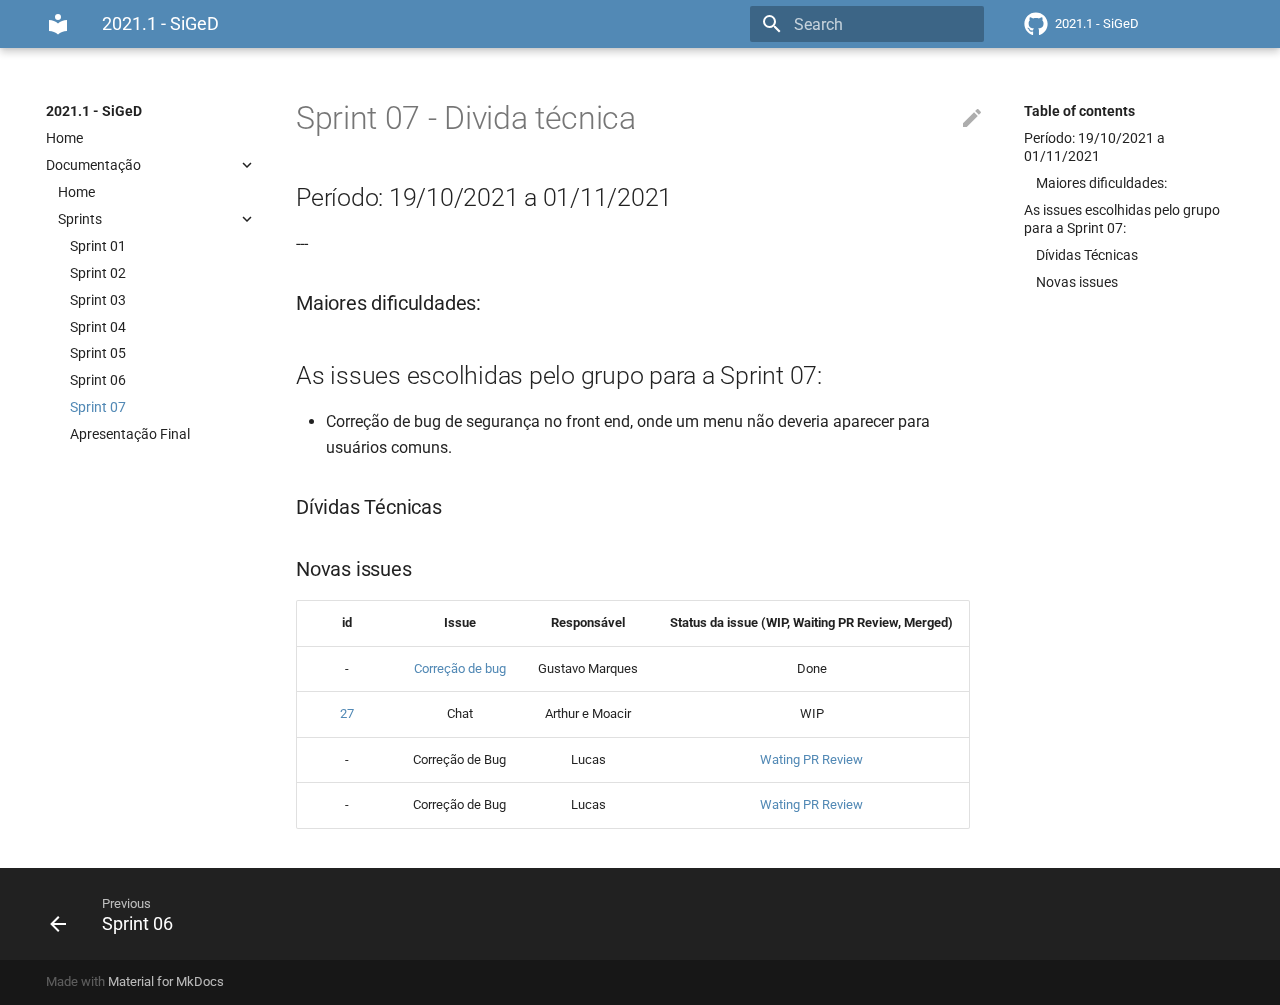
<file: sprints/sprint7/index.html>
<!doctype html>
<html lang="en" class="no-js">
  <head>
    
      <meta charset="utf-8">
      <meta name="viewport" content="width=device-width,initial-scale=1">
      
      
      
      
      <link rel="icon" href="../../assets/images/favicon.png">
      <meta name="generator" content="mkdocs-1.2.3, mkdocs-material-7.3.6">
    
    
      
        <title>Sprint 07 - 2021.1 - SiGeD</title>
      
    
    
      <link rel="stylesheet" href="../../assets/stylesheets/main.a57b2b03.min.css">
      
        
        <link rel="stylesheet" href="../../assets/stylesheets/palette.3f5d1f46.min.css">
        
      
    
    
    
      
        
        <link rel="preconnect" href="https://fonts.gstatic.com" crossorigin>
        <link rel="stylesheet" href="https://fonts.googleapis.com/css?family=Roboto:300,400,400i,700%7CRoboto+Mono&display=fallback">
        <style>:root{--md-text-font-family:"Roboto";--md-code-font-family:"Roboto Mono"}</style>
      
    
    
    
      <link rel="stylesheet" href="../../assets/css/docs.css">
    
    
      


    
    
  </head>
  
  
    
    
    
    
    
    <body dir="ltr" data-md-color-scheme="" data-md-color-primary="none" data-md-color-accent="none">
  
    
    <script>function __prefix(e){return new URL("../..",location).pathname+"."+e}function __get(e,t=localStorage){return JSON.parse(t.getItem(__prefix(e)))}</script>
    
    <input class="md-toggle" data-md-toggle="drawer" type="checkbox" id="__drawer" autocomplete="off">
    <input class="md-toggle" data-md-toggle="search" type="checkbox" id="__search" autocomplete="off">
    <label class="md-overlay" for="__drawer"></label>
    <div data-md-component="skip">
      
        
        <a href="#sprint-07-divida-tecnica" class="md-skip">
          Skip to content
        </a>
      
    </div>
    <div data-md-component="announce">
      
    </div>
    
      

<header class="md-header" data-md-component="header">
  <nav class="md-header__inner md-grid" aria-label="Header">
    <a href="../.." title="2021.1 - SiGeD" class="md-header__button md-logo" aria-label="2021.1 - SiGeD" data-md-component="logo">
      
  
  <svg xmlns="http://www.w3.org/2000/svg" viewBox="0 0 24 24"><path d="M12 8a3 3 0 0 0 3-3 3 3 0 0 0-3-3 3 3 0 0 0-3 3 3 3 0 0 0 3 3m0 3.54C9.64 9.35 6.5 8 3 8v11c3.5 0 6.64 1.35 9 3.54 2.36-2.19 5.5-3.54 9-3.54V8c-3.5 0-6.64 1.35-9 3.54z"/></svg>

    </a>
    <label class="md-header__button md-icon" for="__drawer">
      <svg xmlns="http://www.w3.org/2000/svg" viewBox="0 0 24 24"><path d="M3 6h18v2H3V6m0 5h18v2H3v-2m0 5h18v2H3v-2z"/></svg>
    </label>
    <div class="md-header__title" data-md-component="header-title">
      <div class="md-header__ellipsis">
        <div class="md-header__topic">
          <span class="md-ellipsis">
            2021.1 - SiGeD
          </span>
        </div>
        <div class="md-header__topic" data-md-component="header-topic">
          <span class="md-ellipsis">
            
              Sprint 07
            
          </span>
        </div>
      </div>
    </div>
    
    
    
      <label class="md-header__button md-icon" for="__search">
        <svg xmlns="http://www.w3.org/2000/svg" viewBox="0 0 24 24"><path d="M9.5 3A6.5 6.5 0 0 1 16 9.5c0 1.61-.59 3.09-1.56 4.23l.27.27h.79l5 5-1.5 1.5-5-5v-.79l-.27-.27A6.516 6.516 0 0 1 9.5 16 6.5 6.5 0 0 1 3 9.5 6.5 6.5 0 0 1 9.5 3m0 2C7 5 5 7 5 9.5S7 14 9.5 14 14 12 14 9.5 12 5 9.5 5z"/></svg>
      </label>
      
<div class="md-search" data-md-component="search" role="dialog">
  <label class="md-search__overlay" for="__search"></label>
  <div class="md-search__inner" role="search">
    <form class="md-search__form" name="search">
      <input type="text" class="md-search__input" name="query" aria-label="Search" placeholder="Search" autocapitalize="off" autocorrect="off" autocomplete="off" spellcheck="false" data-md-component="search-query" required>
      <label class="md-search__icon md-icon" for="__search">
        <svg xmlns="http://www.w3.org/2000/svg" viewBox="0 0 24 24"><path d="M9.5 3A6.5 6.5 0 0 1 16 9.5c0 1.61-.59 3.09-1.56 4.23l.27.27h.79l5 5-1.5 1.5-5-5v-.79l-.27-.27A6.516 6.516 0 0 1 9.5 16 6.5 6.5 0 0 1 3 9.5 6.5 6.5 0 0 1 9.5 3m0 2C7 5 5 7 5 9.5S7 14 9.5 14 14 12 14 9.5 12 5 9.5 5z"/></svg>
        <svg xmlns="http://www.w3.org/2000/svg" viewBox="0 0 24 24"><path d="M20 11v2H8l5.5 5.5-1.42 1.42L4.16 12l7.92-7.92L13.5 5.5 8 11h12z"/></svg>
      </label>
      <nav class="md-search__options" aria-label="Search">
        
        <button type="reset" class="md-search__icon md-icon" aria-label="Clear" tabindex="-1">
          <svg xmlns="http://www.w3.org/2000/svg" viewBox="0 0 24 24"><path d="M19 6.41 17.59 5 12 10.59 6.41 5 5 6.41 10.59 12 5 17.59 6.41 19 12 13.41 17.59 19 19 17.59 13.41 12 19 6.41z"/></svg>
        </button>
      </nav>
      
    </form>
    <div class="md-search__output">
      <div class="md-search__scrollwrap" data-md-scrollfix>
        <div class="md-search-result" data-md-component="search-result">
          <div class="md-search-result__meta">
            Initializing search
          </div>
          <ol class="md-search-result__list"></ol>
        </div>
      </div>
    </div>
  </div>
</div>
    
    
      <div class="md-header__source">
        
<a href="https://github.com/FGA-GCES/2020-2-SiGeD/" title="Go to repository" class="md-source" data-md-component="source">
  <div class="md-source__icon md-icon">
    
    <svg xmlns="http://www.w3.org/2000/svg" viewBox="0 0 496 512"><path d="M165.9 397.4c0 2-2.3 3.6-5.2 3.6-3.3.3-5.6-1.3-5.6-3.6 0-2 2.3-3.6 5.2-3.6 3-.3 5.6 1.3 5.6 3.6zm-31.1-4.5c-.7 2 1.3 4.3 4.3 4.9 2.6 1 5.6 0 6.2-2s-1.3-4.3-4.3-5.2c-2.6-.7-5.5.3-6.2 2.3zm44.2-1.7c-2.9.7-4.9 2.6-4.6 4.9.3 2 2.9 3.3 5.9 2.6 2.9-.7 4.9-2.6 4.6-4.6-.3-1.9-3-3.2-5.9-2.9zM244.8 8C106.1 8 0 113.3 0 252c0 110.9 69.8 205.8 169.5 239.2 12.8 2.3 17.3-5.6 17.3-12.1 0-6.2-.3-40.4-.3-61.4 0 0-70 15-84.7-29.8 0 0-11.4-29.1-27.8-36.6 0 0-22.9-15.7 1.6-15.4 0 0 24.9 2 38.6 25.8 21.9 38.6 58.6 27.5 72.9 20.9 2.3-16 8.8-27.1 16-33.7-55.9-6.2-112.3-14.3-112.3-110.5 0-27.5 7.6-41.3 23.6-58.9-2.6-6.5-11.1-33.3 2.6-67.9 20.9-6.5 69 27 69 27 20-5.6 41.5-8.5 62.8-8.5s42.8 2.9 62.8 8.5c0 0 48.1-33.6 69-27 13.7 34.7 5.2 61.4 2.6 67.9 16 17.7 25.8 31.5 25.8 58.9 0 96.5-58.9 104.2-114.8 110.5 9.2 7.9 17 22.9 17 46.4 0 33.7-.3 75.4-.3 83.6 0 6.5 4.6 14.4 17.3 12.1C428.2 457.8 496 362.9 496 252 496 113.3 383.5 8 244.8 8zM97.2 352.9c-1.3 1-1 3.3.7 5.2 1.6 1.6 3.9 2.3 5.2 1 1.3-1 1-3.3-.7-5.2-1.6-1.6-3.9-2.3-5.2-1zm-10.8-8.1c-.7 1.3.3 2.9 2.3 3.9 1.6 1 3.6.7 4.3-.7.7-1.3-.3-2.9-2.3-3.9-2-.6-3.6-.3-4.3.7zm32.4 35.6c-1.6 1.3-1 4.3 1.3 6.2 2.3 2.3 5.2 2.6 6.5 1 1.3-1.3.7-4.3-1.3-6.2-2.2-2.3-5.2-2.6-6.5-1zm-11.4-14.7c-1.6 1-1.6 3.6 0 5.9 1.6 2.3 4.3 3.3 5.6 2.3 1.6-1.3 1.6-3.9 0-6.2-1.4-2.3-4-3.3-5.6-2z"/></svg>
  </div>
  <div class="md-source__repository">
    2021.1 - SiGeD
  </div>
</a>
      </div>
    
  </nav>
  
</header>
    
    <div class="md-container" data-md-component="container">
      
      
        
          
        
      
      <main class="md-main" data-md-component="main">
        <div class="md-main__inner md-grid">
          
            
              
              <div class="md-sidebar md-sidebar--primary" data-md-component="sidebar" data-md-type="navigation" >
                <div class="md-sidebar__scrollwrap">
                  <div class="md-sidebar__inner">
                    


<nav class="md-nav md-nav--primary" aria-label="Navigation" data-md-level="0">
  <label class="md-nav__title" for="__drawer">
    <a href="../.." title="2021.1 - SiGeD" class="md-nav__button md-logo" aria-label="2021.1 - SiGeD" data-md-component="logo">
      
  
  <svg xmlns="http://www.w3.org/2000/svg" viewBox="0 0 24 24"><path d="M12 8a3 3 0 0 0 3-3 3 3 0 0 0-3-3 3 3 0 0 0-3 3 3 3 0 0 0 3 3m0 3.54C9.64 9.35 6.5 8 3 8v11c3.5 0 6.64 1.35 9 3.54 2.36-2.19 5.5-3.54 9-3.54V8c-3.5 0-6.64 1.35-9 3.54z"/></svg>

    </a>
    2021.1 - SiGeD
  </label>
  
    <div class="md-nav__source">
      
<a href="https://github.com/FGA-GCES/2020-2-SiGeD/" title="Go to repository" class="md-source" data-md-component="source">
  <div class="md-source__icon md-icon">
    
    <svg xmlns="http://www.w3.org/2000/svg" viewBox="0 0 496 512"><path d="M165.9 397.4c0 2-2.3 3.6-5.2 3.6-3.3.3-5.6-1.3-5.6-3.6 0-2 2.3-3.6 5.2-3.6 3-.3 5.6 1.3 5.6 3.6zm-31.1-4.5c-.7 2 1.3 4.3 4.3 4.9 2.6 1 5.6 0 6.2-2s-1.3-4.3-4.3-5.2c-2.6-.7-5.5.3-6.2 2.3zm44.2-1.7c-2.9.7-4.9 2.6-4.6 4.9.3 2 2.9 3.3 5.9 2.6 2.9-.7 4.9-2.6 4.6-4.6-.3-1.9-3-3.2-5.9-2.9zM244.8 8C106.1 8 0 113.3 0 252c0 110.9 69.8 205.8 169.5 239.2 12.8 2.3 17.3-5.6 17.3-12.1 0-6.2-.3-40.4-.3-61.4 0 0-70 15-84.7-29.8 0 0-11.4-29.1-27.8-36.6 0 0-22.9-15.7 1.6-15.4 0 0 24.9 2 38.6 25.8 21.9 38.6 58.6 27.5 72.9 20.9 2.3-16 8.8-27.1 16-33.7-55.9-6.2-112.3-14.3-112.3-110.5 0-27.5 7.6-41.3 23.6-58.9-2.6-6.5-11.1-33.3 2.6-67.9 20.9-6.5 69 27 69 27 20-5.6 41.5-8.5 62.8-8.5s42.8 2.9 62.8 8.5c0 0 48.1-33.6 69-27 13.7 34.7 5.2 61.4 2.6 67.9 16 17.7 25.8 31.5 25.8 58.9 0 96.5-58.9 104.2-114.8 110.5 9.2 7.9 17 22.9 17 46.4 0 33.7-.3 75.4-.3 83.6 0 6.5 4.6 14.4 17.3 12.1C428.2 457.8 496 362.9 496 252 496 113.3 383.5 8 244.8 8zM97.2 352.9c-1.3 1-1 3.3.7 5.2 1.6 1.6 3.9 2.3 5.2 1 1.3-1 1-3.3-.7-5.2-1.6-1.6-3.9-2.3-5.2-1zm-10.8-8.1c-.7 1.3.3 2.9 2.3 3.9 1.6 1 3.6.7 4.3-.7.7-1.3-.3-2.9-2.3-3.9-2-.6-3.6-.3-4.3.7zm32.4 35.6c-1.6 1.3-1 4.3 1.3 6.2 2.3 2.3 5.2 2.6 6.5 1 1.3-1.3.7-4.3-1.3-6.2-2.2-2.3-5.2-2.6-6.5-1zm-11.4-14.7c-1.6 1-1.6 3.6 0 5.9 1.6 2.3 4.3 3.3 5.6 2.3 1.6-1.3 1.6-3.9 0-6.2-1.4-2.3-4-3.3-5.6-2z"/></svg>
  </div>
  <div class="md-source__repository">
    2021.1 - SiGeD
  </div>
</a>
    </div>
  
  <ul class="md-nav__list" data-md-scrollfix>
    
      
      
      

  
  
  
    <li class="md-nav__item">
      <a href="../.." class="md-nav__link">
        Home
      </a>
    </li>
  

    
      
      
      

  
  
    
  
  
    
    <li class="md-nav__item md-nav__item--active md-nav__item--nested">
      
      
        <input class="md-nav__toggle md-toggle" data-md-toggle="__nav_2" type="checkbox" id="__nav_2" checked>
      
      
      
      
        <label class="md-nav__link" for="__nav_2">
          Documentação
          <span class="md-nav__icon md-icon"></span>
        </label>
      
      <nav class="md-nav" aria-label="Documentação" data-md-level="1">
        <label class="md-nav__title" for="__nav_2">
          <span class="md-nav__icon md-icon"></span>
          Documentação
        </label>
        <ul class="md-nav__list" data-md-scrollfix>
          
            
              
  
  
  
    <li class="md-nav__item">
      <a href="../../home/" class="md-nav__link">
        Home
      </a>
    </li>
  

            
          
            
              
  
  
    
  
  
    
    <li class="md-nav__item md-nav__item--active md-nav__item--nested">
      
      
        <input class="md-nav__toggle md-toggle" data-md-toggle="__nav_2_2" type="checkbox" id="__nav_2_2" checked>
      
      
      
      
        <label class="md-nav__link" for="__nav_2_2">
          Sprints
          <span class="md-nav__icon md-icon"></span>
        </label>
      
      <nav class="md-nav" aria-label="Sprints" data-md-level="2">
        <label class="md-nav__title" for="__nav_2_2">
          <span class="md-nav__icon md-icon"></span>
          Sprints
        </label>
        <ul class="md-nav__list" data-md-scrollfix>
          
            
              
  
  
  
    <li class="md-nav__item">
      <a href="../sprint1/" class="md-nav__link">
        Sprint 01
      </a>
    </li>
  

            
          
            
              
  
  
  
    <li class="md-nav__item">
      <a href="../sprint2/" class="md-nav__link">
        Sprint 02
      </a>
    </li>
  

            
          
            
              
  
  
  
    <li class="md-nav__item">
      <a href="../sprint3/" class="md-nav__link">
        Sprint 03
      </a>
    </li>
  

            
          
            
              
  
  
  
    <li class="md-nav__item">
      <a href="../sprint4/" class="md-nav__link">
        Sprint 04
      </a>
    </li>
  

            
          
            
              
  
  
  
    <li class="md-nav__item">
      <a href="../sprint5/" class="md-nav__link">
        Sprint 05
      </a>
    </li>
  

            
          
            
              
  
  
  
    <li class="md-nav__item">
      <a href="../sprint6/" class="md-nav__link">
        Sprint 06
      </a>
    </li>
  

            
          
            
              
  
  
    
  
  
    <li class="md-nav__item md-nav__item--active">
      
      <input class="md-nav__toggle md-toggle" data-md-toggle="toc" type="checkbox" id="__toc">
      
      
        
      
      
        <label class="md-nav__link md-nav__link--active" for="__toc">
          Sprint 07
          <span class="md-nav__icon md-icon"></span>
        </label>
      
      <a href="./" class="md-nav__link md-nav__link--active">
        Sprint 07
      </a>
      
        


<nav class="md-nav md-nav--secondary" aria-label="Table of contents">
  
  
  
    
  
  
    <label class="md-nav__title" for="__toc">
      <span class="md-nav__icon md-icon"></span>
      Table of contents
    </label>
    <ul class="md-nav__list" data-md-component="toc" data-md-scrollfix>
      
        <li class="md-nav__item">
  <a href="#periodo-19102021-a-01112021" class="md-nav__link">
    Período: 19/10/2021 a 01/11/2021
  </a>
  
    <nav class="md-nav" aria-label="Período: 19/10/2021 a 01/11/2021">
      <ul class="md-nav__list">
        
          <li class="md-nav__item">
  <a href="#maiores-dificuldades" class="md-nav__link">
    Maiores dificuldades:
  </a>
  
</li>
        
      </ul>
    </nav>
  
</li>
      
        <li class="md-nav__item">
  <a href="#as-issues-escolhidas-pelo-grupo-para-a-sprint-07" class="md-nav__link">
    As issues escolhidas pelo grupo para a Sprint 07:
  </a>
  
    <nav class="md-nav" aria-label="As issues escolhidas pelo grupo para a Sprint 07:">
      <ul class="md-nav__list">
        
          <li class="md-nav__item">
  <a href="#dividas-tecnicas" class="md-nav__link">
    Dívidas Técnicas
  </a>
  
</li>
        
          <li class="md-nav__item">
  <a href="#novas-issues" class="md-nav__link">
    Novas issues
  </a>
  
</li>
        
      </ul>
    </nav>
  
</li>
      
    </ul>
  
</nav>
      
    </li>
  

            
          
            
              
  
  
  
    <li class="md-nav__item">
      <a href="../apresentacaoFinal" class="md-nav__link">
        Apresentação Final
      </a>
    </li>
  

            
          
        </ul>
      </nav>
    </li>
  

            
          
        </ul>
      </nav>
    </li>
  

    
  </ul>
</nav>
                  </div>
                </div>
              </div>
            
            
              
              <div class="md-sidebar md-sidebar--secondary" data-md-component="sidebar" data-md-type="toc" >
                <div class="md-sidebar__scrollwrap">
                  <div class="md-sidebar__inner">
                    


<nav class="md-nav md-nav--secondary" aria-label="Table of contents">
  
  
  
    
  
  
    <label class="md-nav__title" for="__toc">
      <span class="md-nav__icon md-icon"></span>
      Table of contents
    </label>
    <ul class="md-nav__list" data-md-component="toc" data-md-scrollfix>
      
        <li class="md-nav__item">
  <a href="#periodo-19102021-a-01112021" class="md-nav__link">
    Período: 19/10/2021 a 01/11/2021
  </a>
  
    <nav class="md-nav" aria-label="Período: 19/10/2021 a 01/11/2021">
      <ul class="md-nav__list">
        
          <li class="md-nav__item">
  <a href="#maiores-dificuldades" class="md-nav__link">
    Maiores dificuldades:
  </a>
  
</li>
        
      </ul>
    </nav>
  
</li>
      
        <li class="md-nav__item">
  <a href="#as-issues-escolhidas-pelo-grupo-para-a-sprint-07" class="md-nav__link">
    As issues escolhidas pelo grupo para a Sprint 07:
  </a>
  
    <nav class="md-nav" aria-label="As issues escolhidas pelo grupo para a Sprint 07:">
      <ul class="md-nav__list">
        
          <li class="md-nav__item">
  <a href="#dividas-tecnicas" class="md-nav__link">
    Dívidas Técnicas
  </a>
  
</li>
        
          <li class="md-nav__item">
  <a href="#novas-issues" class="md-nav__link">
    Novas issues
  </a>
  
</li>
        
      </ul>
    </nav>
  
</li>
      
    </ul>
  
</nav>
                  </div>
                </div>
              </div>
            
          
          <div class="md-content" data-md-component="content">
            <article class="md-content__inner md-typeset">
              
                
                  <a href="https://github.com/FGA-GCES/2020-2-SiGeD/edit/master/docs/sprints/sprint7.md" title="Edit this page" class="md-content__button md-icon">
                    <svg xmlns="http://www.w3.org/2000/svg" viewBox="0 0 24 24"><path d="M20.71 7.04c.39-.39.39-1.04 0-1.41l-2.34-2.34c-.37-.39-1.02-.39-1.41 0l-1.84 1.83 3.75 3.75M3 17.25V21h3.75L17.81 9.93l-3.75-3.75L3 17.25z"/></svg>
                  </a>
                
                
                <h1 id="sprint-07-divida-tecnica">Sprint 07 - Divida técnica</h1>
<h2 id="periodo-19102021-a-01112021">Período: 19/10/2021 a 01/11/2021</h2>
<p align="justify"> 

  ---
 </p>

<h3 id="maiores-dificuldades">Maiores dificuldades:</h3>
<h2 id="as-issues-escolhidas-pelo-grupo-para-a-sprint-07">As issues escolhidas pelo grupo para a Sprint 07:</h2>
<ul>
<li>Correção de bug de segurança no front end, onde um menu não deveria aparecer para usuários comuns.</li>
</ul>
<h3 id="dividas-tecnicas">Dívidas Técnicas</h3>
<h3 id="novas-issues">Novas issues</h3>
<table>
<thead>
<tr>
<th align="center">id</th>
<th align="center">Issue</th>
<th align="center">Responsável</th>
<th align="center">Status da issue (WIP, Waiting PR Review, Merged)</th>
</tr>
</thead>
<tbody>
<tr>
<td align="center">-</td>
<td align="center"><a href="https://github.com/FGA-GCES/2020-2-SiGeD-Frontend/pull/12">Correção de bug</a></td>
<td align="center">Gustavo Marques</td>
<td align="center">Done</td>
</tr>
<tr>
<td align="center"><a href="https://github.com/DITGO/2020-2-SiGeD/issues/27">27</a></td>
<td align="center">Chat</td>
<td align="center">Arthur e Moacir</td>
<td align="center">WIP</td>
</tr>
<tr>
<td align="center">-</td>
<td align="center">Correção de Bug</td>
<td align="center">Lucas</td>
<td align="center"><a href="https://github.com/DITGO/2020-2-SiGeD-Frontend/pull/16">Wating PR Review</a></td>
</tr>
<tr>
<td align="center">-</td>
<td align="center">Correção de Bug</td>
<td align="center">Lucas</td>
<td align="center"><a href="https://github.com/DITGO/2020-2-SiGeD-Clients/pull/7">Wating PR Review</a></td>
</tr>
</tbody>
</table>
                
              
              
                


              
            </article>
          </div>
        </div>
        
      </main>
      
        
<footer class="md-footer">
  
    <nav class="md-footer__inner md-grid" aria-label="Footer">
      
        
        <a href="../sprint6/" class="md-footer__link md-footer__link--prev" aria-label="Previous: Sprint 06" rel="prev">
          <div class="md-footer__button md-icon">
            <svg xmlns="http://www.w3.org/2000/svg" viewBox="0 0 24 24"><path d="M20 11v2H8l5.5 5.5-1.42 1.42L4.16 12l7.92-7.92L13.5 5.5 8 11h12z"/></svg>
          </div>
          <div class="md-footer__title">
            <div class="md-ellipsis">
              <span class="md-footer__direction">
                Previous
              </span>
              Sprint 06
            </div>
          </div>
        </a>
      
      
    </nav>
  
  <div class="md-footer-meta md-typeset">
    <div class="md-footer-meta__inner md-grid">
      <div class="md-footer-copyright">
        
        
          Made with
          <a href="https://squidfunk.github.io/mkdocs-material/" target="_blank" rel="noopener">
            Material for MkDocs
          </a>
        
        
      </div>
      
    </div>
  </div>
</footer>
      
    </div>
    <div class="md-dialog" data-md-component="dialog">
      <div class="md-dialog__inner md-typeset"></div>
    </div>
    <script id="__config" type="application/json">{"base": "../..", "features": [], "translations": {"clipboard.copy": "Copy to clipboard", "clipboard.copied": "Copied to clipboard", "search.config.lang": "en", "search.config.pipeline": "trimmer, stopWordFilter", "search.config.separator": "[\\s\\-]+", "search.placeholder": "Search", "search.result.placeholder": "Type to start searching", "search.result.none": "No matching documents", "search.result.one": "1 matching document", "search.result.other": "# matching documents", "search.result.more.one": "1 more on this page", "search.result.more.other": "# more on this page", "search.result.term.missing": "Missing", "select.version.title": "Select version"}, "search": "../../assets/javascripts/workers/search.fcfe8b6d.min.js", "version": null}</script>
    
    
      <script src="../../assets/javascripts/bundle.b1047164.min.js"></script>
      
        <script src="../../assets/js/jquery.min.js"></script>
      
        <script src="../../assets/js/jquery.zoom.min.js"></script>
      
        <script src="../../assets/js/extra.js"></script>
      
    
  </body>
</html>
</file>
<file: assets/css/landing_page.css>
.container{
  display: flex;
  flex-direction: column;
  padding: 50px;
}

.page{
  margin-top: 30px;
}

.page-top{
  display: flex;
  flex-direction: column;
  align-items: center;
  background-color: #1F3541;
}

.title{
  font-size: 80px;
  color: #FFFFFF;
  padding: 50px;
  text-align: center;
}

.top-image{
    width: 35vw;
    align-self: center;
}
.description{
  margin-bottom: 20px;
  color: #FFFFFF;
}

.card-button{
  align-items: flex-start;
  align-items: center;
  display: flex;
  border: solid 2px #1F3541;
  border-radius: 10px;
  padding: 5px;
  margin-top: 20px;
}
.card-button:hover {
  background-color: #e8e8e8;
  cursor: pointer;
}

.button-icon{
  width: 2vw;
  margin-right: 10px;
  margin-left: 10px;
}

.footer-title{
  color: white;
  font-size: 24px;
}

p, a, h1, h2 {
  font-family: 'Montserrat';
  color: inherit;
}

body{
  margin: 0;
  background-color: #F6F6F6;

}

.img-container {
  position: relative;
  width: 15vw;
  margin: 5px;
}

.image {
  opacity: 1;
  display: block;
  width: 15vw;
  height: auto;
  transition: .5s ease;
  backface-visibility: hidden;
}

.middle {
  transition: .5s ease;
  opacity: 0;
  position: absolute;
  top: 50%;
  left: 50%;
  transform: translate(-50%, -50%);
  -ms-transform: translate(-50%, -50%);
  width: 15vw;
  justify-content: center;
}

.img-container:hover .image {
  opacity: 0.3;
}

.img-container:hover .middle {
  opacity: 1;
}

.name {
  color: #1F3541;
  font-size: 16px;
  padding: 16px 32px;
  font-family: 'Montserrat';
  text-align: center;

}

.role {
  color: #1F3541;
  font-size: 16px;
  padding: 16px 32px;
  font-family: 'Montserrat';
  font-weight: bold;
  text-align: center;
}

#teamMembers {
  display: flex;
  flex-direction: row;
  flex-wrap: wrap;
  justify-content: center;
}

.team {
  margin-top: 50px;
  margin-bottom: 50px;
}

.team-title{
  font-family: 'Montserrat';
  text-align: center;
}

footer {
  position: fixed;
  left: 0;
  bottom: 0;
  width: 100%;
  background-color: #1F3541;
  color: white;
  text-align: center;
}

/* The navigation bar */
.navbar {
  overflow: hidden;
  background-color: #1F3541;
  position: fixed;
  top: 0;
  width: 100%;
}

/* Links inside the navbar */
.navbar a {
  float: left;
  /* display: block; */
  color: #f6f6f6;
  text-align: center;
  padding: 14px 16px;
  text-decoration: none;
}

.nav-links{
  float: right;
}

.text-part{
  width: 45%;
  font-size: 20px;
}

.img-part{
  width: 35vw
}

.img-mobile-part{
  width: 10vw
}

.side-by-side{
  display: flex;
  justify-content: space-between;
  align-items: center;
}
.buttons {
  margin-top: 50px;
}

#customers {
  font-family: Arial, Helvetica, sans-serif;
  border-collapse: collapse;
  width: 100%;
}

#customers td, #customers th {
  border: 1px solid rgb(94, 89, 89);
  padding: 8px;
}

#customers tr:nth-child(even){background-color: #f2f2f2;}

#customers tr:hover {background-color: #ddd;}

#customers th {
  padding-top: 12px;
  padding-bottom: 12px;
  text-align: left;
  background-color: #04AA6D;
  color: black;
}

#topid{
  background-color: #1F3541;
  text-align: center;
  color:#ddd
}
</file>
<file: assets/css/docs.css>
:root {
  --md-primary-fg-color: #5289B5;
}
</file>
<file: assets/stylesheets/main.a57b2b03.min.css>
@charset "UTF-8";html{-webkit-text-size-adjust:none;-moz-text-size-adjust:none;-ms-text-size-adjust:none;text-size-adjust:none;box-sizing:border-box}*,:after,:before{box-sizing:inherit}body{margin:0}a,button,input,label{-webkit-tap-highlight-color:transparent}a{color:inherit;text-decoration:none}hr{border:0;box-sizing:content-box;display:block;height:.05rem;overflow:visible;padding:0}small{font-size:80%}sub,sup{line-height:1em}img{border-style:none}table{border-collapse:separate;border-spacing:0}td,th{font-weight:400;vertical-align:top}button{background:transparent;border:0;font-family:inherit;font-size:inherit;margin:0;padding:0}input{border:0;outline:none}:root{--md-default-fg-color:rgba(0,0,0,0.87);--md-default-fg-color--light:rgba(0,0,0,0.54);--md-default-fg-color--lighter:rgba(0,0,0,0.32);--md-default-fg-color--lightest:rgba(0,0,0,0.07);--md-default-bg-color:#fff;--md-default-bg-color--light:hsla(0,0%,100%,0.7);--md-default-bg-color--lighter:hsla(0,0%,100%,0.3);--md-default-bg-color--lightest:hsla(0,0%,100%,0.12);--md-primary-fg-color:#4051b5;--md-primary-fg-color--light:#5d6cc0;--md-primary-fg-color--dark:#303fa1;--md-primary-bg-color:#fff;--md-primary-bg-color--light:hsla(0,0%,100%,0.7);--md-accent-fg-color:#526cfe;--md-accent-fg-color--transparent:rgba(82,108,254,0.1);--md-accent-bg-color:#fff;--md-accent-bg-color--light:hsla(0,0%,100%,0.7)}:root>*{--md-code-fg-color:#36464e;--md-code-bg-color:#f5f5f5;--md-code-hl-color:rgba(255,255,0,0.5);--md-code-hl-number-color:#d52a2a;--md-code-hl-special-color:#db1457;--md-code-hl-function-color:#a846b9;--md-code-hl-constant-color:#6e59d9;--md-code-hl-keyword-color:#3f6ec6;--md-code-hl-string-color:#1c7d4d;--md-code-hl-name-color:var(--md-code-fg-color);--md-code-hl-operator-color:var(--md-default-fg-color--light);--md-code-hl-punctuation-color:var(--md-default-fg-color--light);--md-code-hl-comment-color:var(--md-default-fg-color--light);--md-code-hl-generic-color:var(--md-default-fg-color--light);--md-code-hl-variable-color:var(--md-default-fg-color--light);--md-typeset-color:var(--md-default-fg-color);--md-typeset-a-color:var(--md-primary-fg-color);--md-typeset-mark-color:rgba(255,255,0,0.5);--md-typeset-del-color:hsla(6,90%,60%,0.15);--md-typeset-ins-color:rgba(11,213,112,0.15);--md-typeset-kbd-color:#fafafa;--md-typeset-kbd-accent-color:#fff;--md-typeset-kbd-border-color:#b8b8b8;--md-typeset-table-color:rgba(0,0,0,0.12);--md-admonition-fg-color:var(--md-default-fg-color);--md-admonition-bg-color:var(--md-default-bg-color);--md-footer-fg-color:#fff;--md-footer-fg-color--light:hsla(0,0%,100%,0.7);--md-footer-fg-color--lighter:hsla(0,0%,100%,0.3);--md-footer-bg-color:rgba(0,0,0,0.87);--md-footer-bg-color--dark:rgba(0,0,0,0.32)}.md-icon svg{fill:currentColor;display:block;height:1.2rem;width:1.2rem}body{-webkit-font-smoothing:antialiased;-moz-osx-font-smoothing:grayscale}body,input{font-feature-settings:"kern","liga";font-family:var(--md-text-font-family,_),-apple-system,BlinkMacSystemFont,Helvetica,Arial,sans-serif}body,code,input,kbd,pre{color:var(--md-typeset-color)}code,kbd,pre{font-feature-settings:"kern";font-family:var(--md-code-font-family,_),SFMono-Regular,Consolas,Menlo,monospace}:root{--md-typeset-table-sort-icon:url('data:image/svg+xml;charset=utf-8,<svg xmlns="http://www.w3.org/2000/svg" viewBox="0 0 24 24"><path d="m18 21-4-4h3V7h-3l4-4 4 4h-3v10h3M2 19v-2h10v2M2 13v-2h7v2M2 7V5h4v2H2z"/></svg>');--md-typeset-table-sort-icon--asc:url('data:image/svg+xml;charset=utf-8,<svg xmlns="http://www.w3.org/2000/svg" viewBox="0 0 24 24"><path d="M19 17h3l-4 4-4-4h3V3h2M2 17h10v2H2M6 5v2H2V5m0 6h7v2H2v-2z"/></svg>');--md-typeset-table-sort-icon--desc:url('data:image/svg+xml;charset=utf-8,<svg xmlns="http://www.w3.org/2000/svg" viewBox="0 0 24 24"><path d="M19 7h3l-4-4-4 4h3v14h2M2 17h10v2H2M6 5v2H2V5m0 6h7v2H2v-2z"/></svg>')}.md-typeset{-webkit-print-color-adjust:exact;color-adjust:exact;font-size:.8rem;line-height:1.6}@media print{.md-typeset{font-size:.68rem}}.md-typeset blockquote,.md-typeset dl,.md-typeset figure,.md-typeset ol,.md-typeset pre,.md-typeset ul{margin:1em 0}.md-typeset h1{color:var(--md-default-fg-color--light);font-size:2em;line-height:1.3;margin:0 0 1.25em}.md-typeset h1,.md-typeset h2{font-weight:300;letter-spacing:-.01em}.md-typeset h2{font-size:1.5625em;line-height:1.4;margin:1.6em 0 .64em}.md-typeset h3{font-size:1.25em;font-weight:400;letter-spacing:-.01em;line-height:1.5;margin:1.6em 0 .8em}.md-typeset h2+h3{margin-top:.8em}.md-typeset h4{font-weight:700;letter-spacing:-.01em;margin:1em 0}.md-typeset h5,.md-typeset h6{color:var(--md-default-fg-color--light);font-size:.8em;font-weight:700;letter-spacing:-.01em;margin:1.25em 0}.md-typeset h5{text-transform:uppercase}.md-typeset hr{border-bottom:.05rem solid var(--md-default-fg-color--lightest);display:flow-root;margin:1.5em 0}.md-typeset a{color:var(--md-typeset-a-color);word-break:break-word}.md-typeset a,.md-typeset a:before{transition:color 125ms}.md-typeset a:focus,.md-typeset a:hover{color:var(--md-accent-fg-color)}.md-typeset a.focus-visible{outline-color:var(--md-accent-fg-color);outline-offset:.2rem}.md-typeset code,.md-typeset kbd,.md-typeset pre{color:var(--md-code-fg-color);direction:ltr}@media print{.md-typeset code,.md-typeset kbd,.md-typeset pre{white-space:pre-wrap}}.md-typeset code{background-color:var(--md-code-bg-color);border-radius:.1rem;-webkit-box-decoration-break:clone;box-decoration-break:clone;font-size:.85em;padding:0 .2941176471em;word-break:break-word}.md-typeset code:not(.focus-visible){-webkit-tap-highlight-color:transparent;outline:none}.md-typeset h1 code,.md-typeset h2 code,.md-typeset h3 code,.md-typeset h4 code,.md-typeset h5 code,.md-typeset h6 code{background-color:transparent;box-shadow:none;margin:initial;padding:initial}.md-typeset a code{color:currentColor}.md-typeset pre{display:flow-root;line-height:1.4;position:relative}.md-typeset pre>code{-webkit-box-decoration-break:slice;box-decoration-break:slice;box-shadow:none;display:block;margin:0;overflow:auto;padding:.7720588235em 1.1764705882em;scrollbar-color:var(--md-default-fg-color--lighter) transparent;scrollbar-width:thin;touch-action:auto;word-break:normal}.md-typeset pre>code:hover{scrollbar-color:var(--md-accent-fg-color) transparent}.md-typeset pre>code::-webkit-scrollbar{height:.2rem;width:.2rem}.md-typeset pre>code::-webkit-scrollbar-thumb{background-color:var(--md-default-fg-color--lighter)}.md-typeset pre>code::-webkit-scrollbar-thumb:hover{background-color:var(--md-accent-fg-color)}@media screen and (max-width:44.9375em){.md-typeset>pre{margin:1em -.8rem}.md-typeset>pre code{border-radius:0}}.md-typeset kbd{background-color:var(--md-typeset-kbd-color);border-radius:.1rem;box-shadow:0 .1rem 0 .05rem var(--md-typeset-kbd-border-color),0 .1rem 0 var(--md-typeset-kbd-border-color),0 -.1rem .2rem var(--md-typeset-kbd-accent-color) inset;color:var(--md-default-fg-color);display:inline-block;font-size:.75em;padding:0 .6666666667em;vertical-align:text-top;word-break:break-word}.md-typeset mark{background-color:var(--md-typeset-mark-color);-webkit-box-decoration-break:clone;box-decoration-break:clone;color:inherit;word-break:break-word}.md-typeset abbr{border-bottom:.05rem dotted var(--md-default-fg-color--light);cursor:help;text-decoration:none}@media (hover:none){.md-typeset abbr{position:relative}.md-typeset abbr[title]:focus:after,.md-typeset abbr[title]:hover:after{background-color:var(--md-default-fg-color);border-radius:.1rem;box-shadow:0 2px 2px 0 rgba(0,0,0,.14),0 1px 5px 0 rgba(0,0,0,.12),0 3px 1px -2px rgba(0,0,0,.2);color:var(--md-default-bg-color);content:attr(title);display:inline-block;font-size:.7rem;left:0;margin-top:2em;max-width:80%;min-width:-webkit-max-content;min-width:-moz-max-content;min-width:max-content;padding:.2rem .3rem;position:absolute;width:auto}}.md-typeset small{opacity:.75}.md-typeset sub,.md-typeset sup{margin-left:.078125em}[dir=rtl] .md-typeset sub,[dir=rtl] .md-typeset sup{margin-left:0;margin-right:.078125em}.md-typeset blockquote{border-left:.2rem solid var(--md-default-fg-color--lighter);color:var(--md-default-fg-color--light);padding-left:.6rem}[dir=rtl] .md-typeset blockquote{border-left:initial;border-right:.2rem solid var(--md-default-fg-color--lighter);padding-left:0;padding-right:.6rem}.md-typeset ul{list-style-type:disc}.md-typeset ol,.md-typeset ul{display:flow-root;margin-left:.625em;padding:0}[dir=rtl] .md-typeset ol,[dir=rtl] .md-typeset ul{margin-left:0;margin-right:.625em}.md-typeset ol ol,.md-typeset ul ol{list-style-type:lower-alpha}.md-typeset ol ol ol,.md-typeset ul ol ol{list-style-type:lower-roman}.md-typeset ol li,.md-typeset ul li{margin-bottom:.5em;margin-left:1.25em}[dir=rtl] .md-typeset ol li,[dir=rtl] .md-typeset ul li{margin-left:0;margin-right:1.25em}.md-typeset ol li blockquote,.md-typeset ol li p,.md-typeset ul li blockquote,.md-typeset ul li p{margin:.5em 0}.md-typeset ol li:last-child,.md-typeset ul li:last-child{margin-bottom:0}.md-typeset ol li ol,.md-typeset ol li ul,.md-typeset ul li ol,.md-typeset ul li ul{margin:.5em 0 .5em .625em}[dir=rtl] .md-typeset ol li ol,[dir=rtl] .md-typeset ol li ul,[dir=rtl] .md-typeset ul li ol,[dir=rtl] .md-typeset ul li ul{margin-left:0;margin-right:.625em}.md-typeset dd{margin:1em 0 1.5em 1.875em}[dir=rtl] .md-typeset dd{margin-left:0;margin-right:1.875em}.md-typeset img,.md-typeset svg{height:auto;max-width:100%}.md-typeset img[align=left],.md-typeset svg[align=left]{margin:1em 1em 1em 0}.md-typeset img[align=right],.md-typeset svg[align=right]{margin:1em 0 1em 1em}.md-typeset img[align]:only-child,.md-typeset svg[align]:only-child{margin-top:0}.md-typeset figure{display:flow-root;margin:0 auto;max-width:100%;text-align:center;width:-webkit-fit-content;width:-moz-fit-content;width:fit-content}.md-typeset figure img{display:block}.md-typeset figcaption{font-style:italic;margin:1em auto 2em;max-width:24rem}.md-typeset iframe{max-width:100%}.md-typeset table:not([class]){background-color:var(--md-default-bg-color);border:.05rem solid var(--md-typeset-table-color);border-radius:.1rem;display:inline-block;font-size:.64rem;max-width:100%;overflow:auto;touch-action:auto}@media print{.md-typeset table:not([class]){display:table}}.md-typeset table:not([class])+*{margin-top:1.5em}.md-typeset table:not([class]) td>:first-child,.md-typeset table:not([class]) th>:first-child{margin-top:0}.md-typeset table:not([class]) td>:last-child,.md-typeset table:not([class]) th>:last-child{margin-bottom:0}.md-typeset table:not([class]) td:not([align]),.md-typeset table:not([class]) th:not([align]){text-align:left}[dir=rtl] .md-typeset table:not([class]) td:not([align]),[dir=rtl] .md-typeset table:not([class]) th:not([align]){text-align:right}.md-typeset table:not([class]) th{font-weight:700;min-width:5rem;padding:.9375em 1.25em;vertical-align:top}.md-typeset table:not([class]) th a{color:inherit}.md-typeset table:not([class]) td{border-top:.05rem solid var(--md-typeset-table-color);padding:.9375em 1.25em;vertical-align:top}.md-typeset table:not([class]) tbody tr{transition:background-color 125ms}.md-typeset table:not([class]) tbody tr:hover{background-color:rgba(0,0,0,.035);box-shadow:0 .05rem 0 var(--md-default-bg-color) inset}.md-typeset table:not([class]) a{word-break:normal}.md-typeset table th[role=columnheader]{cursor:pointer}.md-typeset table th[role=columnheader]:after{content:"";display:inline-block;height:1.2em;margin-left:.5em;-webkit-mask-image:var(--md-typeset-table-sort-icon);mask-image:var(--md-typeset-table-sort-icon);-webkit-mask-repeat:no-repeat;mask-repeat:no-repeat;-webkit-mask-size:contain;mask-size:contain;transition:background-color 125ms;vertical-align:text-bottom;width:1.2em}.md-typeset table th[role=columnheader]:hover:after{background-color:var(--md-default-fg-color--lighter)}.md-typeset table th[role=columnheader][aria-sort=ascending]:after{background-color:var(--md-default-fg-color--light);-webkit-mask-image:var(--md-typeset-table-sort-icon--asc);mask-image:var(--md-typeset-table-sort-icon--asc)}.md-typeset table th[role=columnheader][aria-sort=descending]:after{background-color:var(--md-default-fg-color--light);-webkit-mask-image:var(--md-typeset-table-sort-icon--desc);mask-image:var(--md-typeset-table-sort-icon--desc)}.md-typeset__scrollwrap{margin:1em -.8rem;overflow-x:auto;touch-action:auto}.md-typeset__table{display:inline-block;margin-bottom:.5em;padding:0 .8rem}@media print{.md-typeset__table{display:block}}html .md-typeset__table table{display:table;margin:0;overflow:hidden;width:100%}html{font-size:125%;height:100%;overflow-x:hidden}@media screen and (min-width:100em){html{font-size:137.5%}}@media screen and (min-width:125em){html{font-size:150%}}body{background-color:var(--md-default-bg-color);display:flex;flex-direction:column;font-size:.5rem;min-height:100%;position:relative;width:100%}@media print{body{display:block}}@media screen and (max-width:59.9375em){body[data-md-state=lock]{position:fixed}}.md-grid{margin-left:auto;margin-right:auto;max-width:61rem}.md-container{display:flex;flex-direction:column;flex-grow:1}@media print{.md-container{display:block}}.md-main{flex-grow:1}.md-main__inner{display:flex;height:100%;margin-top:1.5rem}.md-ellipsis{overflow:hidden;text-overflow:ellipsis;white-space:nowrap}.md-toggle{display:none}.md-option{height:0;opacity:0;position:absolute;width:0}.md-option:checked+label:not([hidden]){display:block}.md-option.focus-visible+label{outline-color:var(--md-accent-fg-color);outline-style:auto}.md-skip{background-color:var(--md-default-fg-color);border-radius:.1rem;color:var(--md-default-bg-color);font-size:.64rem;margin:.5rem;opacity:0;outline-color:var(--md-accent-fg-color);padding:.3rem .5rem;position:fixed;transform:translateY(.4rem);z-index:-1}.md-skip:focus{opacity:1;transform:translateY(0);transition:transform .25s cubic-bezier(.4,0,.2,1),opacity 175ms 75ms;z-index:10}@page{margin:25mm}.md-announce{background-color:var(--md-footer-bg-color);overflow:auto}@media print{.md-announce{display:none}}.md-announce__inner{color:var(--md-footer-fg-color);font-size:.7rem;margin:.6rem auto;padding:0 .8rem}:root{--md-clipboard-icon:url('data:image/svg+xml;charset=utf-8,<svg xmlns="http://www.w3.org/2000/svg" viewBox="0 0 24 24"><path d="M19 21H8V7h11m0-2H8a2 2 0 0 0-2 2v14a2 2 0 0 0 2 2h11a2 2 0 0 0 2-2V7a2 2 0 0 0-2-2m-3-4H4a2 2 0 0 0-2 2v14h2V3h12V1z"/></svg>')}.md-clipboard{border-radius:.1rem;color:var(--md-default-fg-color--lightest);cursor:pointer;height:1.5em;outline-color:var(--md-accent-fg-color);outline-offset:.1rem;position:absolute;right:.5em;top:.5em;transition:color .25s;width:1.5em;z-index:1}@media print{.md-clipboard{display:none}}.md-clipboard:not(.focus-visible){-webkit-tap-highlight-color:transparent;outline:none}:hover>.md-clipboard{color:var(--md-default-fg-color--light)}.md-clipboard:focus,.md-clipboard:hover{color:var(--md-accent-fg-color)}.md-clipboard:after{background-color:currentColor;content:"";display:block;height:1.125em;margin:0 auto;-webkit-mask-image:var(--md-clipboard-icon);mask-image:var(--md-clipboard-icon);-webkit-mask-repeat:no-repeat;mask-repeat:no-repeat;-webkit-mask-size:contain;mask-size:contain;width:1.125em}.md-clipboard--inline{cursor:pointer}.md-clipboard--inline code{transition:color .25s,background-color .25s}.md-clipboard--inline:focus code,.md-clipboard--inline:hover code{background-color:var(--md-accent-fg-color--transparent);color:var(--md-accent-fg-color)}.md-content{flex-grow:1;overflow:hidden;scroll-padding-top:51.2rem}.md-content__inner{margin:0 .8rem 1.2rem;padding-top:.6rem}@media screen and (min-width:76.25em){[dir=ltr] .md-sidebar--primary:not([hidden])~.md-content>.md-content__inner{margin-left:1.2rem}[dir=rtl] .md-sidebar--primary:not([hidden])~.md-content>.md-content__inner{margin-right:1.2rem}[dir=ltr] .md-sidebar--secondary:not([hidden])~.md-content>.md-content__inner{margin-right:1.2rem}[dir=rtl] .md-sidebar--secondary:not([hidden])~.md-content>.md-content__inner{margin-left:1.2rem}}.md-content__inner:before{content:"";display:block;height:.4rem}.md-content__inner>:last-child{margin-bottom:0}.md-content__button{float:right;margin:.4rem 0 .4rem .4rem;padding:0}@media print{.md-content__button{display:none}}[dir=rtl] .md-content__button{float:left;margin-left:0;margin-right:.4rem}[dir=rtl] .md-content__button svg{transform:scaleX(-1)}.md-typeset .md-content__button{color:var(--md-default-fg-color--lighter)}.md-content__button svg{display:inline;vertical-align:top}.md-dialog{background-color:var(--md-default-fg-color);border-radius:.1rem;bottom:.8rem;box-shadow:0 2px 2px 0 rgba(0,0,0,.14),0 1px 5px 0 rgba(0,0,0,.12),0 3px 1px -2px rgba(0,0,0,.2);left:auto;min-width:11.1rem;opacity:0;padding:.4rem .6rem;pointer-events:none;position:fixed;right:.8rem;transform:translateY(100%);transition:transform 0ms .4s,opacity .4s;z-index:3}@media print{.md-dialog{display:none}}[dir=rtl] .md-dialog{left:.8rem;right:auto}.md-dialog[data-md-state=open]{opacity:1;pointer-events:auto;transform:translateY(0);transition:transform .4s cubic-bezier(.075,.85,.175,1),opacity .4s}.md-dialog__inner{color:var(--md-default-bg-color);font-size:.7rem}.md-typeset .md-button{border:.1rem solid;border-radius:.1rem;color:var(--md-primary-fg-color);cursor:pointer;display:inline-block;font-weight:700;padding:.625em 2em;transition:color 125ms,background-color 125ms,border-color 125ms}.md-typeset .md-button--primary{background-color:var(--md-primary-fg-color);border-color:var(--md-primary-fg-color);color:var(--md-primary-bg-color)}.md-typeset .md-button:focus,.md-typeset .md-button:hover{background-color:var(--md-accent-fg-color);border-color:var(--md-accent-fg-color);color:var(--md-accent-bg-color)}.md-typeset .md-input{border-radius:.1rem;box-shadow:0 .2rem .5rem rgba(0,0,0,.1),0 .025rem .05rem rgba(0,0,0,.1);font-size:.8rem;height:1.8rem;padding:0 .6rem;transition:box-shadow .25s}.md-typeset .md-input:focus,.md-typeset .md-input:hover{box-shadow:0 .4rem 1rem rgba(0,0,0,.15),0 .025rem .05rem rgba(0,0,0,.15)}.md-typeset .md-input--stretch{width:100%}.md-header{background-color:var(--md-primary-fg-color);box-shadow:0 0 .2rem transparent,0 .2rem .4rem transparent;color:var(--md-primary-bg-color);left:0;position:-webkit-sticky;position:sticky;right:0;top:0;z-index:3}@media print{.md-header{display:none}}.md-header[data-md-state=shadow]{box-shadow:0 0 .2rem rgba(0,0,0,.1),0 .2rem .4rem rgba(0,0,0,.2);transition:transform .25s cubic-bezier(.1,.7,.1,1),box-shadow .25s}.md-header[data-md-state=hidden]{transform:translateY(-100%);transition:transform .25s cubic-bezier(.8,0,.6,1),box-shadow .25s}.md-header__inner{align-items:center;display:flex;padding:0 .2rem}.md-header__button{color:currentColor;cursor:pointer;margin:.2rem;outline-color:var(--md-accent-fg-color);padding:.4rem;position:relative;transition:opacity .25s;vertical-align:middle;z-index:1}.md-header__button:hover{opacity:.7}.md-header__button:not([hidden]){display:inline-block}.md-header__button:not(.focus-visible){-webkit-tap-highlight-color:transparent;outline:none}.md-header__button.md-logo{margin:.2rem;padding:.4rem}@media screen and (max-width:76.1875em){.md-header__button.md-logo{display:none}}.md-header__button.md-logo img,.md-header__button.md-logo svg{fill:currentColor;display:block;height:1.2rem;width:1.2rem}@media screen and (min-width:60em){.md-header__button[for=__search]{display:none}}.no-js .md-header__button[for=__search]{display:none}[dir=rtl] .md-header__button[for=__search] svg{transform:scaleX(-1)}@media screen and (min-width:76.25em){.md-header__button[for=__drawer]{display:none}}.md-header__topic{display:flex;max-width:100%;position:absolute;transition:transform .4s cubic-bezier(.1,.7,.1,1),opacity .15s}.md-header__topic+.md-header__topic{opacity:0;pointer-events:none;transform:translateX(1.25rem);transition:transform .4s cubic-bezier(1,.7,.1,.1),opacity .15s;z-index:-1}[dir=rtl] .md-header__topic+.md-header__topic{transform:translateX(-1.25rem)}.md-header__title{flex-grow:1;font-size:.9rem;height:2.4rem;line-height:2.4rem;margin-left:1rem;margin-right:.4rem}.md-header__title[data-md-state=active] .md-header__topic{opacity:0;pointer-events:none;transform:translateX(-1.25rem);transition:transform .4s cubic-bezier(1,.7,.1,.1),opacity .15s;z-index:-1}[dir=rtl] .md-header__title[data-md-state=active] .md-header__topic{transform:translateX(1.25rem)}.md-header__title[data-md-state=active] .md-header__topic+.md-header__topic{opacity:1;pointer-events:auto;transform:translateX(0);transition:transform .4s cubic-bezier(.1,.7,.1,1),opacity .15s;z-index:0}.md-header__title>.md-header__ellipsis{height:100%;position:relative;width:100%}.md-header__option{display:flex;flex-shrink:0;max-width:100%;transition:max-width 0ms .25s,opacity .25s .25s;white-space:nowrap}[data-md-toggle=search]:checked~.md-header .md-header__option{max-width:0;opacity:0;transition:max-width 0ms,opacity 0ms}.md-header__source{display:none}@media screen and (min-width:60em){.md-header__source{display:block;margin-left:1rem;max-width:11.7rem;width:11.7rem}[dir=rtl] .md-header__source{margin-left:0;margin-right:1rem}}@media screen and (min-width:76.25em){.md-header__source{margin-left:1.4rem}[dir=rtl] .md-header__source{margin-right:1.4rem}}.md-footer{background-color:var(--md-footer-bg-color);color:var(--md-footer-fg-color)}@media print{.md-footer{display:none}}.md-footer__inner{overflow:auto;padding:.2rem}.md-footer__link{display:flex;outline-color:var(--md-accent-fg-color);padding-bottom:.4rem;padding-top:1.4rem;transition:opacity .25s}@media screen and (min-width:45em){.md-footer__link{width:50%}}.md-footer__link:focus,.md-footer__link:hover{opacity:.7}.md-footer__link--prev{float:left}@media screen and (max-width:44.9375em){.md-footer__link--prev{width:25%}.md-footer__link--prev .md-footer__title{display:none}}[dir=rtl] .md-footer__link--prev{float:right}[dir=rtl] .md-footer__link--prev svg{transform:scaleX(-1)}.md-footer__link--next{float:right;text-align:right}@media screen and (max-width:44.9375em){.md-footer__link--next{width:75%}}[dir=rtl] .md-footer__link--next{float:left;text-align:left}[dir=rtl] .md-footer__link--next svg{transform:scaleX(-1)}.md-footer__title{flex-grow:1;font-size:.9rem;line-height:2.4rem;max-width:calc(100% - 2.4rem);padding:0 1rem;position:relative}.md-footer__button{margin:.2rem;padding:.4rem}.md-footer__direction{font-size:.64rem;left:0;margin-top:-1rem;opacity:.7;padding:0 1rem;position:absolute;right:0}.md-footer-meta{background-color:var(--md-footer-bg-color--dark)}.md-footer-meta__inner{display:flex;flex-wrap:wrap;justify-content:space-between;padding:.2rem}html .md-footer-meta.md-typeset a{color:var(--md-footer-fg-color--light)}html .md-footer-meta.md-typeset a:focus,html .md-footer-meta.md-typeset a:hover{color:var(--md-footer-fg-color)}.md-footer-copyright{color:var(--md-footer-fg-color--lighter);font-size:.64rem;margin:auto .6rem;padding:.4rem 0;width:100%}@media screen and (min-width:45em){.md-footer-copyright{width:auto}}.md-footer-copyright__highlight{color:var(--md-footer-fg-color--light)}.md-footer-social{margin:0 .4rem;padding:.2rem 0 .6rem}@media screen and (min-width:45em){.md-footer-social{padding:.6rem 0}}.md-footer-social__link{display:inline-block;height:1.6rem;text-align:center;width:1.6rem}.md-footer-social__link:before{line-height:1.9}.md-footer-social__link svg{fill:currentColor;max-height:.8rem;vertical-align:-25%}:root{--md-nav-icon--prev:url('data:image/svg+xml;charset=utf-8,<svg xmlns="http://www.w3.org/2000/svg" viewBox="0 0 24 24"><path d="M20 11v2H8l5.5 5.5-1.42 1.42L4.16 12l7.92-7.92L13.5 5.5 8 11h12z"/></svg>');--md-nav-icon--next:url('data:image/svg+xml;charset=utf-8,<svg xmlns="http://www.w3.org/2000/svg" viewBox="0 0 24 24"><path d="M8.59 16.58 13.17 12 8.59 7.41 10 6l6 6-6 6-1.41-1.42z"/></svg>');--md-toc-icon:url('data:image/svg+xml;charset=utf-8,<svg xmlns="http://www.w3.org/2000/svg" viewBox="0 0 24 24"><path d="M3 9h14V7H3v2m0 4h14v-2H3v2m0 4h14v-2H3v2m16 0h2v-2h-2v2m0-10v2h2V7h-2m0 6h2v-2h-2v2z"/></svg>')}.md-nav{font-size:.7rem;line-height:1.3}.md-nav__title{display:block;font-weight:700;overflow:hidden;padding:0 .6rem;text-overflow:ellipsis}.md-nav__title .md-nav__button{display:none}.md-nav__title .md-nav__button img{height:100%;width:auto}.md-nav__title .md-nav__button.md-logo img,.md-nav__title .md-nav__button.md-logo svg{fill:currentColor;display:block;height:2.4rem;width:2.4rem}.md-nav__list{list-style:none;margin:0;padding:0}.md-nav__item{padding:0 .6rem}.md-nav__item .md-nav__item{padding-right:0}[dir=rtl] .md-nav__item .md-nav__item{padding-left:0;padding-right:.6rem}.md-nav__link{align-items:center;cursor:pointer;display:flex;justify-content:space-between;margin-top:.625em;overflow:hidden;scroll-snap-align:start;text-overflow:ellipsis;transition:color 125ms}.md-nav__link[data-md-state=blur]{color:var(--md-default-fg-color--light)}.md-nav__item .md-nav__link--active{color:var(--md-typeset-a-color)}.md-nav__item .md-nav__link--index [href]{width:100%}.md-nav__link:focus,.md-nav__link:hover{color:var(--md-accent-fg-color)}.md-nav__link.focus-visible{outline-color:var(--md-accent-fg-color);outline-offset:.2rem}.md-nav--primary .md-nav__link[for=__toc]{display:none}.md-nav--primary .md-nav__link[for=__toc] .md-icon:after{background-color:currentColor;display:block;height:100%;-webkit-mask-image:var(--md-toc-icon);mask-image:var(--md-toc-icon);width:100%}.md-nav--primary .md-nav__link[for=__toc]~.md-nav{display:none}.md-nav__link>*{cursor:pointer;display:flex}.md-nav__source{display:none}@media screen and (max-width:76.1875em){.md-nav--primary,.md-nav--primary .md-nav{background-color:var(--md-default-bg-color);display:flex;flex-direction:column;height:100%;left:0;position:absolute;right:0;top:0;z-index:1}.md-nav--primary .md-nav__item,.md-nav--primary .md-nav__title{font-size:.8rem;line-height:1.5}.md-nav--primary .md-nav__title{background-color:var(--md-default-fg-color--lightest);color:var(--md-default-fg-color--light);cursor:pointer;font-weight:400;height:5.6rem;line-height:2.4rem;padding:3rem .8rem .2rem;position:relative;white-space:nowrap}.md-nav--primary .md-nav__title .md-nav__icon{display:block;height:1.2rem;left:.4rem;margin:.2rem;position:absolute;top:.4rem;width:1.2rem}[dir=rtl] .md-nav--primary .md-nav__title .md-nav__icon{left:auto;right:.4rem}.md-nav--primary .md-nav__title .md-nav__icon:after{background-color:currentColor;content:"";display:block;height:100%;-webkit-mask-image:var(--md-nav-icon--prev);mask-image:var(--md-nav-icon--prev);-webkit-mask-repeat:no-repeat;mask-repeat:no-repeat;-webkit-mask-size:contain;mask-size:contain;width:100%}.md-nav--primary .md-nav__title~.md-nav__list{background-color:var(--md-default-bg-color);box-shadow:0 .05rem 0 var(--md-default-fg-color--lightest) inset;overflow-y:auto;-ms-scroll-snap-type:y mandatory;scroll-snap-type:y mandatory;touch-action:pan-y}.md-nav--primary .md-nav__title~.md-nav__list>:first-child{border-top:0}.md-nav--primary .md-nav__title[for=__drawer]{background-color:var(--md-primary-fg-color);color:var(--md-primary-bg-color)}.md-nav--primary .md-nav__title .md-logo{display:block;left:.2rem;margin:.2rem;padding:.4rem;position:absolute;top:.2rem}[dir=rtl] .md-nav--primary .md-nav__title .md-logo{left:auto;right:.2rem}.md-nav--primary .md-nav__list{flex:1}.md-nav--primary .md-nav__item{border-top:.05rem solid var(--md-default-fg-color--lightest);padding:0}.md-nav--primary .md-nav__item--active>.md-nav__link{color:var(--md-typeset-a-color)}.md-nav--primary .md-nav__item--active>.md-nav__link:focus,.md-nav--primary .md-nav__item--active>.md-nav__link:hover{color:var(--md-accent-fg-color)}.md-nav--primary .md-nav__link{margin-top:0;padding:.6rem .8rem}.md-nav--primary .md-nav__link .md-nav__icon{flex-shrink:0;font-size:1.2rem;height:1.2rem;margin-right:-.2rem;width:1.2rem}[dir=rtl] .md-nav--primary .md-nav__link .md-nav__icon{margin-left:-.2rem;margin-right:0}.md-nav--primary .md-nav__link .md-nav__icon:after{background-color:currentColor;content:"";display:block;height:100%;-webkit-mask-image:var(--md-nav-icon--next);mask-image:var(--md-nav-icon--next);-webkit-mask-repeat:no-repeat;mask-repeat:no-repeat;-webkit-mask-size:contain;mask-size:contain;width:100%}[dir=rtl] .md-nav--primary .md-nav__icon:after{transform:scale(-1)}.md-nav--primary .md-nav--secondary .md-nav{background-color:transparent;position:static}.md-nav--primary .md-nav--secondary .md-nav .md-nav__link{padding-left:1.4rem}[dir=rtl] .md-nav--primary .md-nav--secondary .md-nav .md-nav__link{padding-left:0;padding-right:1.4rem}.md-nav--primary .md-nav--secondary .md-nav .md-nav .md-nav__link{padding-left:2rem}[dir=rtl] .md-nav--primary .md-nav--secondary .md-nav .md-nav .md-nav__link{padding-left:0;padding-right:2rem}.md-nav--primary .md-nav--secondary .md-nav .md-nav .md-nav .md-nav__link{padding-left:2.6rem}[dir=rtl] .md-nav--primary .md-nav--secondary .md-nav .md-nav .md-nav .md-nav__link{padding-left:0;padding-right:2.6rem}.md-nav--primary .md-nav--secondary .md-nav .md-nav .md-nav .md-nav .md-nav__link{padding-left:3.2rem}[dir=rtl] .md-nav--primary .md-nav--secondary .md-nav .md-nav .md-nav .md-nav .md-nav__link{padding-left:0;padding-right:3.2rem}.md-nav--secondary{background-color:transparent}.md-nav__toggle~.md-nav{display:flex;opacity:0;transform:translateX(100%);transition:transform .25s cubic-bezier(.8,0,.6,1),opacity 125ms 50ms}[dir=rtl] .md-nav__toggle~.md-nav{transform:translateX(-100%)}.md-nav__toggle:checked~.md-nav{opacity:1;transform:translateX(0);transition:transform .25s cubic-bezier(.4,0,.2,1),opacity 125ms 125ms}.md-nav__toggle:checked~.md-nav>.md-nav__list{-webkit-backface-visibility:hidden;backface-visibility:hidden}}@media screen and (max-width:59.9375em){.md-nav--primary .md-nav__link[for=__toc]{display:flex}.md-nav--primary .md-nav__link[for=__toc] .md-icon:after{content:""}.md-nav--primary .md-nav__link[for=__toc]+.md-nav__link{display:none}.md-nav--primary .md-nav__link[for=__toc]~.md-nav{display:flex}.md-nav__source{background-color:var(--md-primary-fg-color--dark);color:var(--md-primary-bg-color);display:block;padding:0 .2rem}}@media screen and (min-width:60em) and (max-width:76.1875em){.md-nav--integrated .md-nav__link[for=__toc]{display:flex}.md-nav--integrated .md-nav__link[for=__toc] .md-icon:after{content:""}.md-nav--integrated .md-nav__link[for=__toc]+.md-nav__link{display:none}.md-nav--integrated .md-nav__link[for=__toc]~.md-nav{display:flex}}@media screen and (min-width:60em){.md-nav--secondary .md-nav__title[for=__toc]{scroll-snap-align:start}.md-nav--secondary .md-nav__title .md-nav__icon{display:none}}@media screen and (min-width:76.25em){.md-nav{transition:max-height .25s cubic-bezier(.86,0,.07,1)}.md-nav--primary .md-nav__title[for=__drawer]{scroll-snap-align:start}.md-nav--primary .md-nav__title .md-nav__icon{display:none}.md-nav__toggle~.md-nav{display:none}.md-nav__toggle:checked~.md-nav,.md-nav__toggle:indeterminate~.md-nav{display:block}.md-nav__item--nested>.md-nav>.md-nav__title{display:none}.md-nav__item--section{display:block;margin:1.25em 0}.md-nav__item--section:last-child{margin-bottom:0}.md-nav__item--section>.md-nav__link{font-weight:700;pointer-events:none}.md-nav__item--section>.md-nav__link--index [href]{pointer-events:auto}.md-nav__item--section>.md-nav__link .md-nav__icon{display:none}.md-nav__item--section>.md-nav{display:block}.md-nav__item--section>.md-nav>.md-nav__list>.md-nav__item{padding:0}.md-nav__icon{float:right;height:.9rem;transition:transform .25s;width:.9rem}[dir=rtl] .md-nav__icon{float:left;transform:rotate(180deg)}.md-nav__icon:after{background-color:currentColor;content:"";display:inline-block;height:100%;-webkit-mask-image:var(--md-nav-icon--next);mask-image:var(--md-nav-icon--next);-webkit-mask-repeat:no-repeat;mask-repeat:no-repeat;-webkit-mask-size:contain;mask-size:contain;vertical-align:-.1rem;width:100%}.md-nav__item--nested .md-nav__toggle:checked~.md-nav__link .md-nav__icon,.md-nav__item--nested .md-nav__toggle:indeterminate~.md-nav__link .md-nav__icon{transform:rotate(90deg)}.md-nav--lifted>.md-nav__list>.md-nav__item--nested,.md-nav--lifted>.md-nav__title{display:none}.md-nav--lifted>.md-nav__list>.md-nav__item{display:none}.md-nav--lifted>.md-nav__list>.md-nav__item--active{display:block;padding:0}.md-nav--lifted>.md-nav__list>.md-nav__item--active>.md-nav__link{font-weight:700;margin-top:0;padding:0 .6rem;pointer-events:none}.md-nav--lifted>.md-nav__list>.md-nav__item--active>.md-nav__link--index [href]{pointer-events:auto}.md-nav--lifted>.md-nav__list>.md-nav__item--active>.md-nav__link .md-nav__icon{display:none}.md-nav--lifted .md-nav[data-md-level="1"]{display:block}.md-nav--lifted .md-nav[data-md-level="1"]>.md-nav__list>.md-nav__item{padding-right:.6rem}.md-nav--integrated>.md-nav__list>.md-nav__item--active:not(.md-nav__item--nested){padding:0 .6rem}.md-nav--integrated>.md-nav__list>.md-nav__item--active:not(.md-nav__item--nested)>.md-nav__link{padding:0}.md-nav--integrated>.md-nav__list>.md-nav__item--active .md-nav--secondary{border-left:.05rem solid var(--md-primary-fg-color);display:block;margin-bottom:1.25em}.md-nav--integrated>.md-nav__list>.md-nav__item--active .md-nav--secondary>.md-nav__title{display:none}}:root{--md-search-result-icon:url('data:image/svg+xml;charset=utf-8,<svg xmlns="http://www.w3.org/2000/svg" viewBox="0 0 24 24"><path d="M14 2H6a2 2 0 0 0-2 2v16a2 2 0 0 0 2 2h7c-.41-.25-.8-.56-1.14-.9-.33-.33-.61-.7-.86-1.1H6V4h7v5h5v1.18c.71.16 1.39.43 2 .82V8l-6-6m6.31 16.9c1.33-2.11.69-4.9-1.4-6.22-2.11-1.33-4.91-.68-6.22 1.4-1.34 2.11-.69 4.89 1.4 6.22 1.46.93 3.32.93 4.79.02L22 23.39 23.39 22l-3.08-3.1m-3.81.1a2.5 2.5 0 0 1-2.5-2.5 2.5 2.5 0 0 1 2.5-2.5 2.5 2.5 0 0 1 2.5 2.5 2.5 2.5 0 0 1-2.5 2.5z"/></svg>')}.md-search{position:relative}@media screen and (min-width:60em){.md-search{padding:.2rem 0}}.no-js .md-search{display:none}.md-search__overlay{opacity:0;z-index:1}@media screen and (max-width:59.9375em){.md-search__overlay{background-color:var(--md-default-bg-color);border-radius:1rem;height:2rem;left:-2.2rem;overflow:hidden;pointer-events:none;position:absolute;top:-1rem;transform-origin:center;transition:transform .3s .1s,opacity .2s .2s;width:2rem}[dir=rtl] .md-search__overlay{left:auto;right:-2.2rem}[data-md-toggle=search]:checked~.md-header .md-search__overlay{opacity:1;transition:transform .4s,opacity .1s}}@media screen and (min-width:60em){.md-search__overlay{background-color:rgba(0,0,0,.54);cursor:pointer;height:0;left:0;position:fixed;top:0;transition:width 0ms .25s,height 0ms .25s,opacity .25s;width:0}[dir=rtl] .md-search__overlay{left:auto;right:0}[data-md-toggle=search]:checked~.md-header .md-search__overlay{height:200vh;opacity:1;transition:width 0ms,height 0ms,opacity .25s;width:100%}}@media screen and (max-width:29.9375em){[data-md-toggle=search]:checked~.md-header .md-search__overlay{transform:scale(45)}}@media screen and (min-width:30em) and (max-width:44.9375em){[data-md-toggle=search]:checked~.md-header .md-search__overlay{transform:scale(60)}}@media screen and (min-width:45em) and (max-width:59.9375em){[data-md-toggle=search]:checked~.md-header .md-search__overlay{transform:scale(75)}}.md-search__inner{-webkit-backface-visibility:hidden;backface-visibility:hidden}@media screen and (max-width:59.9375em){.md-search__inner{height:0;left:0;opacity:0;overflow:hidden;position:fixed;top:0;transform:translateX(5%);transition:width 0ms .3s,height 0ms .3s,transform .15s cubic-bezier(.4,0,.2,1) .15s,opacity .15s .15s;width:0;z-index:2}[dir=rtl] .md-search__inner{left:auto;right:0;transform:translateX(-5%)}[data-md-toggle=search]:checked~.md-header .md-search__inner{height:100%;opacity:1;transform:translateX(0);transition:width 0ms 0ms,height 0ms 0ms,transform .15s cubic-bezier(.1,.7,.1,1) .15s,opacity .15s .15s;width:100%}}@media screen and (min-width:60em){.md-search__inner{float:right;padding:.1rem 0;position:relative;transition:width .25s cubic-bezier(.1,.7,.1,1);width:11.7rem}[dir=rtl] .md-search__inner{float:left}}@media screen and (min-width:60em) and (max-width:76.1875em){[data-md-toggle=search]:checked~.md-header .md-search__inner{width:23.4rem}}@media screen and (min-width:76.25em){[data-md-toggle=search]:checked~.md-header .md-search__inner{width:34.4rem}}.md-search__form{background-color:var(--md-default-bg-color);box-shadow:0 0 .6rem transparent;height:2.4rem;position:relative;transition:color .25s,background-color .25s;z-index:2}@media screen and (min-width:60em){.md-search__form{background-color:rgba(0,0,0,.26);border-radius:.1rem;height:1.8rem}.md-search__form:hover{background-color:hsla(0,0%,100%,.12)}}[data-md-toggle=search]:checked~.md-header .md-search__form{background-color:var(--md-default-bg-color);border-radius:.1rem .1rem 0 0;box-shadow:0 0 .6rem rgba(0,0,0,.07);color:var(--md-default-fg-color)}.md-search__input{background:transparent;font-size:.9rem;height:100%;padding:0 2.2rem 0 3.6rem;position:relative;text-overflow:ellipsis;width:100%;z-index:2}[dir=rtl] .md-search__input{padding:0 3.6rem 0 2.2rem}.md-search__input::-webkit-input-placeholder{-webkit-transition:color .25s;transition:color .25s}.md-search__input::-moz-placeholder{-moz-transition:color .25s;transition:color .25s}.md-search__input::-ms-input-placeholder{-ms-transition:color .25s;transition:color .25s}.md-search__input::placeholder{transition:color .25s}.md-search__input::-webkit-input-placeholder{color:var(--md-default-fg-color--light)}.md-search__input::-moz-placeholder{color:var(--md-default-fg-color--light)}.md-search__input::-ms-input-placeholder{color:var(--md-default-fg-color--light)}.md-search__input::placeholder,.md-search__input~.md-search__icon{color:var(--md-default-fg-color--light)}.md-search__input::-ms-clear{display:none}@media screen and (max-width:59.9375em){.md-search__input{font-size:.9rem;height:2.4rem;width:100%}}@media screen and (min-width:60em){.md-search__input{color:inherit;font-size:.8rem;padding-left:2.2rem}[dir=rtl] .md-search__input{padding-right:2.2rem}.md-search__input::-webkit-input-placeholder{color:var(--md-primary-bg-color--light)}.md-search__input::-moz-placeholder{color:var(--md-primary-bg-color--light)}.md-search__input::-ms-input-placeholder{color:var(--md-primary-bg-color--light)}.md-search__input::placeholder{color:var(--md-primary-bg-color--light)}.md-search__input+.md-search__icon{color:var(--md-primary-bg-color)}[data-md-toggle=search]:checked~.md-header .md-search__input{text-overflow:clip}[data-md-toggle=search]:checked~.md-header .md-search__input::-webkit-input-placeholder{color:var(--md-default-fg-color--light)}[data-md-toggle=search]:checked~.md-header .md-search__input::-moz-placeholder{color:var(--md-default-fg-color--light)}[data-md-toggle=search]:checked~.md-header .md-search__input::-ms-input-placeholder{color:var(--md-default-fg-color--light)}[data-md-toggle=search]:checked~.md-header .md-search__input+.md-search__icon,[data-md-toggle=search]:checked~.md-header .md-search__input::placeholder{color:var(--md-default-fg-color--light)}}.md-search__icon{cursor:pointer;display:inline-block;height:1.2rem;transition:color .25s,opacity .25s;width:1.2rem}.md-search__icon:hover{opacity:.7}.md-search__icon[for=__search]{left:.5rem;position:absolute;top:.3rem;z-index:2}[dir=rtl] .md-search__icon[for=__search]{left:auto;right:.5rem}[dir=rtl] .md-search__icon[for=__search] svg{transform:scaleX(-1)}@media screen and (max-width:59.9375em){.md-search__icon[for=__search]{left:.8rem;top:.6rem}[dir=rtl] .md-search__icon[for=__search]{left:auto;right:.8rem}.md-search__icon[for=__search] svg:first-child{display:none}}@media screen and (min-width:60em){.md-search__icon[for=__search]{pointer-events:none}.md-search__icon[for=__search] svg:last-child{display:none}}.md-search__options{pointer-events:none;position:absolute;right:.5rem;top:.3rem;z-index:2}[dir=rtl] .md-search__options{left:.5rem;right:auto}@media screen and (max-width:59.9375em){.md-search__options{right:.8rem;top:.6rem}[dir=rtl] .md-search__options{left:.8rem;right:auto}}.md-search__options>*{color:var(--md-default-fg-color--light);margin-left:.2rem;opacity:0;transform:scale(.75);transition:transform .15s cubic-bezier(.1,.7,.1,1),opacity .15s}.md-search__options>:not(.focus-visible){-webkit-tap-highlight-color:transparent;outline:none}[data-md-toggle=search]:checked~.md-header .md-search__input:valid~.md-search__options>*{opacity:1;pointer-events:auto;transform:scale(1)}[data-md-toggle=search]:checked~.md-header .md-search__input:valid~.md-search__options>:hover{opacity:.7}.md-search__suggest{align-items:center;color:var(--md-default-fg-color--lighter);display:flex;font-size:.9rem;height:100%;opacity:0;padding:0 2.2rem 0 3.6rem;position:absolute;top:0;transition:opacity 50ms;white-space:nowrap;width:100%}[dir=rtl] .md-search__suggest{padding:0 3.6rem 0 2.2rem}@media screen and (min-width:60em){.md-search__suggest{font-size:.8rem;padding-left:2.2rem}[dir=rtl] .md-search__suggest{padding-right:2.2rem}}[data-md-toggle=search]:checked~.md-header .md-search__suggest{opacity:1;transition:opacity .3s .1s}.md-search__output{border-radius:0 0 .1rem .1rem;overflow:hidden;position:absolute;width:100%;z-index:1}@media screen and (max-width:59.9375em){.md-search__output{bottom:0;top:2.4rem}}@media screen and (min-width:60em){.md-search__output{opacity:0;top:1.9rem;transition:opacity .4s}[data-md-toggle=search]:checked~.md-header .md-search__output{box-shadow:0 6px 10px 0 rgba(0,0,0,.14),0 1px 18px 0 rgba(0,0,0,.12),0 3px 5px -1px rgba(0,0,0,.4);opacity:1}}.md-search__scrollwrap{-webkit-backface-visibility:hidden;backface-visibility:hidden;background-color:var(--md-default-bg-color);height:100%;overflow-y:auto;touch-action:pan-y}@media (-webkit-max-device-pixel-ratio:1),(max-resolution:1dppx){.md-search__scrollwrap{transform:translateZ(0)}}@media screen and (min-width:60em) and (max-width:76.1875em){.md-search__scrollwrap{width:23.4rem}}@media screen and (min-width:76.25em){.md-search__scrollwrap{width:34.4rem}}@media screen and (min-width:60em){.md-search__scrollwrap{max-height:0;scrollbar-color:var(--md-default-fg-color--lighter) transparent;scrollbar-width:thin}[data-md-toggle=search]:checked~.md-header .md-search__scrollwrap{max-height:75vh}.md-search__scrollwrap:hover{scrollbar-color:var(--md-accent-fg-color) transparent}.md-search__scrollwrap::-webkit-scrollbar{height:.2rem;width:.2rem}.md-search__scrollwrap::-webkit-scrollbar-thumb{background-color:var(--md-default-fg-color--lighter)}.md-search__scrollwrap::-webkit-scrollbar-thumb:hover{background-color:var(--md-accent-fg-color)}}.md-search-result{color:var(--md-default-fg-color);word-break:break-word}.md-search-result__meta{background-color:var(--md-default-fg-color--lightest);color:var(--md-default-fg-color--light);font-size:.64rem;line-height:1.8rem;padding:0 .8rem;scroll-snap-align:start}@media screen and (min-width:60em){.md-search-result__meta{padding-left:2.2rem}[dir=rtl] .md-search-result__meta{padding-left:0;padding-right:2.2rem}}.md-search-result__list{list-style:none;margin:0;padding:0}.md-search-result__item{box-shadow:0 -.05rem 0 var(--md-default-fg-color--lightest)}.md-search-result__item:first-child{box-shadow:none}.md-search-result__link{display:block;outline:none;scroll-snap-align:start;transition:background-color .25s}.md-search-result__link:focus,.md-search-result__link:hover{background-color:var(--md-accent-fg-color--transparent)}.md-search-result__link:last-child p:last-child{margin-bottom:.6rem}.md-search-result__more summary{color:var(--md-typeset-a-color);cursor:pointer;display:block;font-size:.64rem;outline:none;padding:.75em .8rem;scroll-snap-align:start;transition:color .25s,background-color .25s}@media screen and (min-width:60em){.md-search-result__more summary{padding-left:2.2rem}[dir=rtl] .md-search-result__more summary{padding-left:.8rem;padding-right:2.2rem}}.md-search-result__more summary:focus,.md-search-result__more summary:hover{background-color:var(--md-accent-fg-color--transparent);color:var(--md-accent-fg-color)}.md-search-result__more summary::-webkit-details-marker,.md-search-result__more summary::marker{display:none}.md-search-result__more summary~*>*{opacity:.65}.md-search-result__article{overflow:hidden;padding:0 .8rem;position:relative}@media screen and (min-width:60em){.md-search-result__article{padding-left:2.2rem}[dir=rtl] .md-search-result__article{padding-left:.8rem;padding-right:2.2rem}}.md-search-result__article--document .md-search-result__title{font-size:.8rem;font-weight:400;line-height:1.4;margin:.55rem 0}.md-search-result__icon{color:var(--md-default-fg-color--light);height:1.2rem;left:0;margin:.5rem;position:absolute;width:1.2rem}@media screen and (max-width:59.9375em){.md-search-result__icon{display:none}}.md-search-result__icon:after{background-color:currentColor;content:"";display:inline-block;height:100%;-webkit-mask-image:var(--md-search-result-icon);mask-image:var(--md-search-result-icon);-webkit-mask-repeat:no-repeat;mask-repeat:no-repeat;-webkit-mask-size:contain;mask-size:contain;width:100%}[dir=rtl] .md-search-result__icon{left:auto;right:0}[dir=rtl] .md-search-result__icon:after{transform:scaleX(-1)}.md-search-result__title{font-size:.64rem;font-weight:700;line-height:1.6;margin:.5em 0}.md-search-result__teaser{-webkit-box-orient:vertical;-webkit-line-clamp:2;color:var(--md-default-fg-color--light);display:-webkit-box;font-size:.64rem;line-height:1.6;margin:.5em 0;max-height:2rem;overflow:hidden;text-overflow:ellipsis}@media screen and (max-width:44.9375em){.md-search-result__teaser{-webkit-line-clamp:3;max-height:3rem}}@media screen and (min-width:60em) and (max-width:76.1875em){.md-search-result__teaser{-webkit-line-clamp:3;max-height:3rem}}.md-search-result__teaser mark{background-color:transparent;text-decoration:underline}.md-search-result__terms{font-size:.64rem;font-style:italic;margin:.5em 0}.md-search-result mark{background-color:transparent;color:var(--md-accent-fg-color)}.md-select{position:relative;z-index:1}.md-select__inner{background-color:var(--md-default-bg-color);border-radius:.1rem;box-shadow:0 .2rem .5rem rgba(0,0,0,.1),0 0 .05rem rgba(0,0,0,.25);color:var(--md-default-fg-color);left:50%;margin-top:.2rem;max-height:0;opacity:0;position:absolute;top:calc(100% - .2rem);transform:translate3d(-50%,.3rem,0);transition:transform .25s 375ms,opacity .25s .25s,max-height 0ms .5s}.md-select:focus-within .md-select__inner,.md-select:hover .md-select__inner{max-height:10rem;opacity:1;transform:translate3d(-50%,0,0);transition:transform .25s cubic-bezier(.1,.7,.1,1),opacity .25s,max-height 0ms}.md-select__inner:after{border-bottom:.2rem solid transparent;border-bottom-color:var(--md-default-bg-color);border-left:.2rem solid transparent;border-right:.2rem solid transparent;border-top:0;content:"";height:0;left:50%;margin-left:-.2rem;margin-top:-.2rem;position:absolute;top:0;width:0}.md-select__list{border-radius:.1rem;font-size:.8rem;list-style-type:none;margin:0;max-height:inherit;overflow:auto;padding:0}.md-select__item{line-height:1.8rem}.md-select__link{cursor:pointer;display:block;outline:none;padding-left:.6rem;padding-right:1.2rem;scroll-snap-align:start;transition:background-color .25s,color .25s;width:100%}[dir=rtl] .md-select__link{padding-left:1.2rem;padding-right:.6rem}.md-select__link:focus,.md-select__link:hover{color:var(--md-accent-fg-color)}.md-select__link:focus{background-color:var(--md-default-fg-color--lightest)}.md-sidebar{align-self:flex-start;flex-shrink:0;padding:1.2rem 0;position:-webkit-sticky;position:sticky;top:2.4rem;width:12.1rem}@media print{.md-sidebar{display:none}}@media screen and (max-width:76.1875em){.md-sidebar--primary{background-color:var(--md-default-bg-color);display:block;height:100%;left:-12.1rem;position:fixed;top:0;transform:translateX(0);transition:transform .25s cubic-bezier(.4,0,.2,1),box-shadow .25s;width:12.1rem;z-index:4}[dir=rtl] .md-sidebar--primary{left:auto;right:-12.1rem}[data-md-toggle=drawer]:checked~.md-container .md-sidebar--primary{box-shadow:0 8px 10px 1px rgba(0,0,0,.14),0 3px 14px 2px rgba(0,0,0,.12),0 5px 5px -3px rgba(0,0,0,.4);transform:translateX(12.1rem)}[dir=rtl] [data-md-toggle=drawer]:checked~.md-container .md-sidebar--primary{transform:translateX(-12.1rem)}.md-sidebar--primary .md-sidebar__scrollwrap{bottom:0;left:0;margin:0;overflow:hidden;position:absolute;right:0;-ms-scroll-snap-type:none;scroll-snap-type:none;top:0}}@media screen and (min-width:76.25em){.md-sidebar{height:0}.no-js .md-sidebar{height:auto}}.md-sidebar--secondary{display:none;order:2}@media screen and (min-width:60em){.md-sidebar--secondary{height:0}.no-js .md-sidebar--secondary{height:auto}.md-sidebar--secondary:not([hidden]){display:block}.md-sidebar--secondary .md-sidebar__scrollwrap{touch-action:pan-y}}.md-sidebar__scrollwrap{-webkit-backface-visibility:hidden;backface-visibility:hidden;margin:0 .2rem;overflow-y:auto;scrollbar-color:var(--md-default-fg-color--lighter) transparent;scrollbar-width:thin}.md-sidebar__scrollwrap:hover{scrollbar-color:var(--md-accent-fg-color) transparent}.md-sidebar__scrollwrap::-webkit-scrollbar{height:.2rem;width:.2rem}.md-sidebar__scrollwrap::-webkit-scrollbar-thumb{background-color:var(--md-default-fg-color--lighter)}.md-sidebar__scrollwrap::-webkit-scrollbar-thumb:hover{background-color:var(--md-accent-fg-color)}@media screen and (max-width:76.1875em){.md-overlay{background-color:rgba(0,0,0,.54);height:0;opacity:0;position:fixed;top:0;transition:width 0ms .25s,height 0ms .25s,opacity .25s;width:0;z-index:4}[data-md-toggle=drawer]:checked~.md-overlay{height:100%;opacity:1;transition:width 0ms,height 0ms,opacity .25s;width:100%}}@-webkit-keyframes facts{0%{height:0}to{height:.65rem}}@keyframes facts{0%{height:0}to{height:.65rem}}@-webkit-keyframes fact{0%{opacity:0;transform:translateY(100%)}50%{opacity:0}to{opacity:1;transform:translateY(0)}}@keyframes fact{0%{opacity:0;transform:translateY(100%)}50%{opacity:0}to{opacity:1;transform:translateY(0)}}:root{--md-source-forks-icon:url('data:image/svg+xml;charset=utf-8,<svg xmlns="http://www.w3.org/2000/svg" viewBox="0 0 16 16"><path fill-rule="evenodd" d="M5 3.25a.75.75 0 1 1-1.5 0 .75.75 0 0 1 1.5 0zm0 2.122a2.25 2.25 0 1 0-1.5 0v.878A2.25 2.25 0 0 0 5.75 8.5h1.5v2.128a2.251 2.251 0 1 0 1.5 0V8.5h1.5a2.25 2.25 0 0 0 2.25-2.25v-.878a2.25 2.25 0 1 0-1.5 0v.878a.75.75 0 0 1-.75.75h-4.5A.75.75 0 0 1 5 6.25v-.878zm3.75 7.378a.75.75 0 1 1-1.5 0 .75.75 0 0 1 1.5 0zm3-8.75a.75.75 0 1 0 0-1.5.75.75 0 0 0 0 1.5z"/></svg>');--md-source-repositories-icon:url('data:image/svg+xml;charset=utf-8,<svg xmlns="http://www.w3.org/2000/svg" viewBox="0 0 16 16"><path fill-rule="evenodd" d="M2 2.5A2.5 2.5 0 0 1 4.5 0h8.75a.75.75 0 0 1 .75.75v12.5a.75.75 0 0 1-.75.75h-2.5a.75.75 0 1 1 0-1.5h1.75v-2h-8a1 1 0 0 0-.714 1.7.75.75 0 0 1-1.072 1.05A2.495 2.495 0 0 1 2 11.5v-9zm10.5-1V9h-8c-.356 0-.694.074-1 .208V2.5a1 1 0 0 1 1-1h8zM5 12.25v3.25a.25.25 0 0 0 .4.2l1.45-1.087a.25.25 0 0 1 .3 0L8.6 15.7a.25.25 0 0 0 .4-.2v-3.25a.25.25 0 0 0-.25-.25h-3.5a.25.25 0 0 0-.25.25z"/></svg>');--md-source-stars-icon:url('data:image/svg+xml;charset=utf-8,<svg xmlns="http://www.w3.org/2000/svg" viewBox="0 0 16 16"><path fill-rule="evenodd" d="M8 .25a.75.75 0 0 1 .673.418l1.882 3.815 4.21.612a.75.75 0 0 1 .416 1.279l-3.046 2.97.719 4.192a.75.75 0 0 1-1.088.791L8 12.347l-3.766 1.98a.75.75 0 0 1-1.088-.79l.72-4.194L.818 6.374a.75.75 0 0 1 .416-1.28l4.21-.611L7.327.668A.75.75 0 0 1 8 .25zm0 2.445L6.615 5.5a.75.75 0 0 1-.564.41l-3.097.45 2.24 2.184a.75.75 0 0 1 .216.664l-.528 3.084 2.769-1.456a.75.75 0 0 1 .698 0l2.77 1.456-.53-3.084a.75.75 0 0 1 .216-.664l2.24-2.183-3.096-.45a.75.75 0 0 1-.564-.41L8 2.694v.001z"/></svg>');--md-source-version-icon:url('data:image/svg+xml;charset=utf-8,<svg xmlns="http://www.w3.org/2000/svg" viewBox="0 0 16 16"><path fill-rule="evenodd" d="M2.5 7.775V2.75a.25.25 0 0 1 .25-.25h5.025a.25.25 0 0 1 .177.073l6.25 6.25a.25.25 0 0 1 0 .354l-5.025 5.025a.25.25 0 0 1-.354 0l-6.25-6.25a.25.25 0 0 1-.073-.177zm-1.5 0V2.75C1 1.784 1.784 1 2.75 1h5.025c.464 0 .91.184 1.238.513l6.25 6.25a1.75 1.75 0 0 1 0 2.474l-5.026 5.026a1.75 1.75 0 0 1-2.474 0l-6.25-6.25A1.75 1.75 0 0 1 1 7.775zM6 5a1 1 0 1 0 0 2 1 1 0 0 0 0-2z"/></svg>')}.md-source{-webkit-backface-visibility:hidden;backface-visibility:hidden;display:block;font-size:.65rem;line-height:1.2;outline-color:var(--md-accent-fg-color);transition:opacity .25s;white-space:nowrap}.md-source:hover{opacity:.7}.md-source__icon{display:inline-block;height:2.4rem;vertical-align:middle;width:2rem}.md-source__icon svg{margin-left:.6rem;margin-top:.6rem}[dir=rtl] .md-source__icon svg{margin-left:0;margin-right:.6rem}.md-source__icon+.md-source__repository{margin-left:-2rem;padding-left:2rem}[dir=rtl] .md-source__icon+.md-source__repository{margin-left:0;margin-right:-2rem;padding-left:0;padding-right:2rem}.md-source__repository{display:inline-block;margin-left:.6rem;max-width:calc(100% - 1.2rem);overflow:hidden;text-overflow:ellipsis;vertical-align:middle}.md-source__facts{font-size:.55rem;list-style-type:none;margin:.1rem 0 0;opacity:.75;overflow:hidden;padding:0}[data-md-state=done] .md-source__facts{-webkit-animation:facts .25s ease-in;animation:facts .25s ease-in}.md-source__fact{display:inline-block}[data-md-state=done] .md-source__fact{-webkit-animation:fact .4s ease-out;animation:fact .4s ease-out}.md-source__fact:before{background-color:currentColor;content:"";display:inline-block;height:.6rem;margin-right:.1rem;-webkit-mask-repeat:no-repeat;mask-repeat:no-repeat;-webkit-mask-size:contain;mask-size:contain;vertical-align:text-top;width:.6rem}[dir=rtl] .md-source__fact:before{margin-left:.1rem;margin-right:0}.md-source__fact:nth-child(1n+2):before{margin-left:.4rem}[dir=rtl] .md-source__fact:nth-child(1n+2):before{margin-left:.1rem;margin-right:.4rem}.md-source__fact--version:before{-webkit-mask-image:var(--md-source-version-icon);mask-image:var(--md-source-version-icon)}.md-source__fact--stars:before{-webkit-mask-image:var(--md-source-stars-icon);mask-image:var(--md-source-stars-icon)}.md-source__fact--forks:before{-webkit-mask-image:var(--md-source-forks-icon);mask-image:var(--md-source-forks-icon)}.md-source__fact--repositories:before{-webkit-mask-image:var(--md-source-repositories-icon);mask-image:var(--md-source-repositories-icon)}.md-tabs{background-color:var(--md-primary-fg-color);color:var(--md-primary-bg-color);overflow:auto;width:100%}@media print{.md-tabs{display:none}}@media screen and (max-width:76.1875em){.md-tabs{display:none}}.md-tabs[data-md-state=hidden]{pointer-events:none}.md-tabs__list{contain:content;list-style:none;margin:0 0 0 .2rem;padding:0;white-space:nowrap}[dir=rtl] .md-tabs__list{margin-left:0;margin-right:.2rem}.md-tabs__item{display:inline-block;height:2.4rem;padding-left:.6rem;padding-right:.6rem}.md-tabs__link{-webkit-backface-visibility:hidden;backface-visibility:hidden;display:block;font-size:.7rem;margin-top:.8rem;opacity:.7;outline-color:var(--md-accent-fg-color);outline-offset:.2rem;transition:transform .4s cubic-bezier(.1,.7,.1,1),opacity .25s}.md-tabs__link--active,.md-tabs__link:focus,.md-tabs__link:hover{color:inherit;opacity:1}.md-tabs__item:nth-child(2) .md-tabs__link{transition-delay:20ms}.md-tabs__item:nth-child(3) .md-tabs__link{transition-delay:40ms}.md-tabs__item:nth-child(4) .md-tabs__link{transition-delay:60ms}.md-tabs__item:nth-child(5) .md-tabs__link{transition-delay:80ms}.md-tabs__item:nth-child(6) .md-tabs__link{transition-delay:.1s}.md-tabs__item:nth-child(7) .md-tabs__link{transition-delay:.12s}.md-tabs__item:nth-child(8) .md-tabs__link{transition-delay:.14s}.md-tabs__item:nth-child(9) .md-tabs__link{transition-delay:.16s}.md-tabs__item:nth-child(10) .md-tabs__link{transition-delay:.18s}.md-tabs__item:nth-child(11) .md-tabs__link{transition-delay:.2s}.md-tabs__item:nth-child(12) .md-tabs__link{transition-delay:.22s}.md-tabs__item:nth-child(13) .md-tabs__link{transition-delay:.24s}.md-tabs__item:nth-child(14) .md-tabs__link{transition-delay:.26s}.md-tabs__item:nth-child(15) .md-tabs__link{transition-delay:.28s}.md-tabs__item:nth-child(16) .md-tabs__link{transition-delay:.3s}.md-tabs[data-md-state=hidden] .md-tabs__link{opacity:0;transform:translateY(50%);transition:transform 0ms .1s,opacity .1s}.md-top{background-color:var(--md-default-bg-color);border-radius:1.6rem;box-shadow:0 .2rem .5rem rgba(0,0,0,.1),0 0 .05rem rgba(0,0,0,.25);color:var(--md-default-fg-color--light);font-size:.7rem;margin-left:50%;outline:none;padding:.4rem .8rem;position:fixed;top:3.2rem;transform:translate(-50%);transition:color 125ms,background-color 125ms,transform 125ms cubic-bezier(.4,0,.2,1),opacity 125ms;z-index:2}@media print{.md-top{display:none}}[dir=rtl] .md-top{margin-left:0;margin-right:50%;transform:translate(50%)}.md-top[data-md-state=hidden]{opacity:0;pointer-events:none;transform:translate(-50%,.2rem);transition-duration:0ms}[dir=rtl] .md-top[data-md-state=hidden]{transform:translate(50%,.2rem)}.md-top:focus,.md-top:hover{background-color:var(--md-accent-fg-color);color:var(--md-accent-bg-color)}.md-top svg{display:inline-block;vertical-align:-.5em}@-webkit-keyframes hoverfix{0%{pointer-events:none}}@keyframes hoverfix{0%{pointer-events:none}}:root{--md-version-icon:url('data:image/svg+xml;charset=utf-8,<svg xmlns="http://www.w3.org/2000/svg" viewBox="0 0 320 512"><path d="M31.3 192h257.3c17.8 0 26.7 21.5 14.1 34.1L174.1 354.8c-7.8 7.8-20.5 7.8-28.3 0L17.2 226.1C4.6 213.5 13.5 192 31.3 192z"/></svg>')}.md-version{flex-shrink:0;font-size:.8rem;height:2.4rem}.md-version__current{color:inherit;cursor:pointer;margin-left:1.4rem;margin-right:.4rem;outline:none;position:relative;top:.05rem}[dir=rtl] .md-version__current{margin-left:.4rem;margin-right:1.4rem}.md-version__current:after{background-color:currentColor;content:"";display:inline-block;height:.6rem;margin-left:.4rem;-webkit-mask-image:var(--md-version-icon);mask-image:var(--md-version-icon);-webkit-mask-repeat:no-repeat;mask-repeat:no-repeat;width:.4rem}[dir=rtl] .md-version__current:after{margin-left:0;margin-right:.4rem}.md-version__list{background-color:var(--md-default-bg-color);border-radius:.1rem;box-shadow:0 .2rem .5rem rgba(0,0,0,.1),0 0 .05rem rgba(0,0,0,.25);color:var(--md-default-fg-color);list-style-type:none;margin:.2rem .8rem;max-height:0;opacity:0;overflow:auto;padding:0;position:absolute;-ms-scroll-snap-type:y mandatory;scroll-snap-type:y mandatory;top:.15rem;transition:max-height 0ms .5s,opacity .25s .25s;z-index:1}.md-version:focus-within .md-version__list,.md-version:hover .md-version__list{max-height:10rem;opacity:1;transition:max-height 0ms,opacity .25s}@media (pointer:coarse){.md-version:hover .md-version__list{-webkit-animation:hoverfix .25s forwards;animation:hoverfix .25s forwards}.md-version:focus-within .md-version__list{-webkit-animation:none;animation:none}}.md-version__item{line-height:1.8rem}.md-version__link{cursor:pointer;display:block;outline:none;padding-left:.6rem;padding-right:1.2rem;scroll-snap-align:start;transition:color .25s,background-color .25s;white-space:nowrap;width:100%}[dir=rtl] .md-version__link{padding-left:1.2rem;padding-right:.6rem}.md-version__link:focus,.md-version__link:hover{color:var(--md-accent-fg-color)}.md-version__link:focus{background-color:var(--md-default-fg-color--lightest)}:root{--md-admonition-icon--note:url('data:image/svg+xml;charset=utf-8,<svg xmlns="http://www.w3.org/2000/svg" viewBox="0 0 24 24"><path d="M20.71 7.04c.39-.39.39-1.04 0-1.41l-2.34-2.34c-.37-.39-1.02-.39-1.41 0l-1.84 1.83 3.75 3.75M3 17.25V21h3.75L17.81 9.93l-3.75-3.75L3 17.25z"/></svg>');--md-admonition-icon--abstract:url('data:image/svg+xml;charset=utf-8,<svg xmlns="http://www.w3.org/2000/svg" viewBox="0 0 24 24"><path d="M17 9H7V7h10m0 6H7v-2h10m-3 6H7v-2h7M12 3a1 1 0 0 1 1 1 1 1 0 0 1-1 1 1 1 0 0 1-1-1 1 1 0 0 1 1-1m7 0h-4.18C14.4 1.84 13.3 1 12 1c-1.3 0-2.4.84-2.82 2H5a2 2 0 0 0-2 2v14a2 2 0 0 0 2 2h14a2 2 0 0 0 2-2V5a2 2 0 0 0-2-2z"/></svg>');--md-admonition-icon--info:url('data:image/svg+xml;charset=utf-8,<svg xmlns="http://www.w3.org/2000/svg" viewBox="0 0 24 24"><path d="M13 9h-2V7h2m0 10h-2v-6h2m-1-9A10 10 0 0 0 2 12a10 10 0 0 0 10 10 10 10 0 0 0 10-10A10 10 0 0 0 12 2z"/></svg>');--md-admonition-icon--tip:url('data:image/svg+xml;charset=utf-8,<svg xmlns="http://www.w3.org/2000/svg" viewBox="0 0 24 24"><path d="M17.66 11.2c-.23-.3-.51-.56-.77-.82-.67-.6-1.43-1.03-2.07-1.66C13.33 7.26 13 4.85 13.95 3c-.95.23-1.78.75-2.49 1.32-2.59 2.08-3.61 5.75-2.39 8.9.04.1.08.2.08.33 0 .22-.15.42-.35.5-.23.1-.47.04-.66-.12a.58.58 0 0 1-.14-.17c-1.13-1.43-1.31-3.48-.55-5.12C5.78 10 4.87 12.3 5 14.47c.06.5.12 1 .29 1.5.14.6.41 1.2.71 1.73 1.08 1.73 2.95 2.97 4.96 3.22 2.14.27 4.43-.12 6.07-1.6 1.83-1.66 2.47-4.32 1.53-6.6l-.13-.26c-.21-.46-.77-1.26-.77-1.26m-3.16 6.3c-.28.24-.74.5-1.1.6-1.12.4-2.24-.16-2.9-.82 1.19-.28 1.9-1.16 2.11-2.05.17-.8-.15-1.46-.28-2.23-.12-.74-.1-1.37.17-2.06.19.38.39.76.63 1.06.77 1 1.98 1.44 2.24 2.8.04.14.06.28.06.43.03.82-.33 1.72-.93 2.27z"/></svg>');--md-admonition-icon--success:url('data:image/svg+xml;charset=utf-8,<svg xmlns="http://www.w3.org/2000/svg" viewBox="0 0 24 24"><path d="m9 20.42-6.21-6.21 2.83-2.83L9 14.77l9.88-9.89 2.83 2.83L9 20.42z"/></svg>');--md-admonition-icon--question:url('data:image/svg+xml;charset=utf-8,<svg xmlns="http://www.w3.org/2000/svg" viewBox="0 0 24 24"><path d="m15.07 11.25-.9.92C13.45 12.89 13 13.5 13 15h-2v-.5c0-1.11.45-2.11 1.17-2.83l1.24-1.26c.37-.36.59-.86.59-1.41a2 2 0 0 0-2-2 2 2 0 0 0-2 2H8a4 4 0 0 1 4-4 4 4 0 0 1 4 4 3.2 3.2 0 0 1-.93 2.25M13 19h-2v-2h2M12 2A10 10 0 0 0 2 12a10 10 0 0 0 10 10 10 10 0 0 0 10-10c0-5.53-4.5-10-10-10z"/></svg>');--md-admonition-icon--warning:url('data:image/svg+xml;charset=utf-8,<svg xmlns="http://www.w3.org/2000/svg" viewBox="0 0 24 24"><path d="M13 14h-2V9h2m0 9h-2v-2h2M1 21h22L12 2 1 21z"/></svg>');--md-admonition-icon--failure:url('data:image/svg+xml;charset=utf-8,<svg xmlns="http://www.w3.org/2000/svg" viewBox="0 0 24 24"><path d="M20 6.91 17.09 4 12 9.09 6.91 4 4 6.91 9.09 12 4 17.09 6.91 20 12 14.91 17.09 20 20 17.09 14.91 12 20 6.91z"/></svg>');--md-admonition-icon--danger:url('data:image/svg+xml;charset=utf-8,<svg xmlns="http://www.w3.org/2000/svg" viewBox="0 0 24 24"><path d="M11 15H6l7-14v8h5l-7 14v-8z"/></svg>');--md-admonition-icon--bug:url('data:image/svg+xml;charset=utf-8,<svg xmlns="http://www.w3.org/2000/svg" viewBox="0 0 24 24"><path d="M14 12h-4v-2h4m0 6h-4v-2h4m6-6h-2.81a5.985 5.985 0 0 0-1.82-1.96L17 4.41 15.59 3l-2.17 2.17a6.002 6.002 0 0 0-2.83 0L8.41 3 7 4.41l1.62 1.63C7.88 6.55 7.26 7.22 6.81 8H4v2h2.09c-.05.33-.09.66-.09 1v1H4v2h2v1c0 .34.04.67.09 1H4v2h2.81c1.04 1.79 2.97 3 5.19 3s4.15-1.21 5.19-3H20v-2h-2.09c.05-.33.09-.66.09-1v-1h2v-2h-2v-1c0-.34-.04-.67-.09-1H20V8z"/></svg>');--md-admonition-icon--example:url('data:image/svg+xml;charset=utf-8,<svg xmlns="http://www.w3.org/2000/svg" viewBox="0 0 24 24"><path d="M7 13v-2h14v2H7m0 6v-2h14v2H7M7 7V5h14v2H7M3 8V5H2V4h2v4H3m-1 9v-1h3v4H2v-1h2v-.5H3v-1h1V17H2m2.25-7a.75.75 0 0 1 .75.75c0 .2-.08.39-.21.52L3.12 13H5v1H2v-.92L4 11H2v-1h2.25z"/></svg>');--md-admonition-icon--quote:url('data:image/svg+xml;charset=utf-8,<svg xmlns="http://www.w3.org/2000/svg" viewBox="0 0 24 24"><path d="M14 17h3l2-4V7h-6v6h3M6 17h3l2-4V7H5v6h3l-2 4z"/></svg>')}.md-typeset .admonition,.md-typeset details{background-color:var(--md-admonition-bg-color);border-left:.2rem solid #448aff;border-radius:.1rem;box-shadow:0 .2rem .5rem rgba(0,0,0,.05),0 .025rem .05rem rgba(0,0,0,.05);color:var(--md-admonition-fg-color);font-size:.64rem;margin:1.5625em 0;overflow:hidden;padding:0 .6rem;page-break-inside:avoid}@media print{.md-typeset .admonition,.md-typeset details{box-shadow:none}}[dir=rtl] .md-typeset .admonition,[dir=rtl] .md-typeset details{border-left:none;border-right:.2rem solid #448aff}.md-typeset .admonition .admonition,.md-typeset .admonition details,.md-typeset details .admonition,.md-typeset details details{margin-bottom:1em;margin-top:1em}.md-typeset .admonition .md-typeset__scrollwrap,.md-typeset details .md-typeset__scrollwrap{margin:1em -.6rem}.md-typeset .admonition .md-typeset__table,.md-typeset details .md-typeset__table{padding:0 .6rem}.md-typeset .admonition>.tabbed-set:only-child,.md-typeset details>.tabbed-set:only-child{margin-top:0}html .md-typeset .admonition>:last-child,html .md-typeset details>:last-child{margin-bottom:.6rem}.md-typeset .admonition-title,.md-typeset summary{background-color:rgba(68,138,255,.1);border-left:.2rem solid #448aff;font-weight:700;margin:0 -.6rem 0 -.8rem;padding:.4rem .6rem .4rem 2rem;position:relative}[dir=rtl] .md-typeset .admonition-title,[dir=rtl] .md-typeset summary{border-left:none;border-right:.2rem solid #448aff;margin:0 -.8rem 0 -.6rem;padding:.4rem 2rem .4rem .6rem}html .md-typeset .admonition-title:last-child,html .md-typeset summary:last-child{margin-bottom:0}.md-typeset .admonition-title:before,.md-typeset summary:before{background-color:#448aff;content:"";height:1rem;left:.6rem;-webkit-mask-image:var(--md-admonition-icon--note);mask-image:var(--md-admonition-icon--note);-webkit-mask-repeat:no-repeat;mask-repeat:no-repeat;-webkit-mask-size:contain;mask-size:contain;position:absolute;width:1rem}[dir=rtl] .md-typeset .admonition-title:before,[dir=rtl] .md-typeset summary:before{left:auto;right:.6rem}.md-typeset .admonition.note,.md-typeset details.note{border-color:#448aff}.md-typeset .note>.admonition-title,.md-typeset .note>summary{background-color:rgba(68,138,255,.1);border-color:#448aff}.md-typeset .note>.admonition-title:before,.md-typeset .note>summary:before{background-color:#448aff;-webkit-mask-image:var(--md-admonition-icon--note);mask-image:var(--md-admonition-icon--note);-webkit-mask-repeat:no-repeat;mask-repeat:no-repeat;-webkit-mask-size:contain;mask-size:contain}.md-typeset .admonition.abstract,.md-typeset .admonition.summary,.md-typeset .admonition.tldr,.md-typeset details.abstract,.md-typeset details.summary,.md-typeset details.tldr{border-color:#00b0ff}.md-typeset .abstract>.admonition-title,.md-typeset .abstract>summary,.md-typeset .summary>.admonition-title,.md-typeset .summary>summary,.md-typeset .tldr>.admonition-title,.md-typeset .tldr>summary{background-color:rgba(0,176,255,.1);border-color:#00b0ff}.md-typeset .abstract>.admonition-title:before,.md-typeset .abstract>summary:before,.md-typeset .summary>.admonition-title:before,.md-typeset .summary>summary:before,.md-typeset .tldr>.admonition-title:before,.md-typeset .tldr>summary:before{background-color:#00b0ff;-webkit-mask-image:var(--md-admonition-icon--abstract);mask-image:var(--md-admonition-icon--abstract);-webkit-mask-repeat:no-repeat;mask-repeat:no-repeat;-webkit-mask-size:contain;mask-size:contain}.md-typeset .admonition.info,.md-typeset .admonition.todo,.md-typeset details.info,.md-typeset details.todo{border-color:#00b8d4}.md-typeset .info>.admonition-title,.md-typeset .info>summary,.md-typeset .todo>.admonition-title,.md-typeset .todo>summary{background-color:rgba(0,184,212,.1);border-color:#00b8d4}.md-typeset .info>.admonition-title:before,.md-typeset .info>summary:before,.md-typeset .todo>.admonition-title:before,.md-typeset .todo>summary:before{background-color:#00b8d4;-webkit-mask-image:var(--md-admonition-icon--info);mask-image:var(--md-admonition-icon--info);-webkit-mask-repeat:no-repeat;mask-repeat:no-repeat;-webkit-mask-size:contain;mask-size:contain}.md-typeset .admonition.hint,.md-typeset .admonition.important,.md-typeset .admonition.tip,.md-typeset details.hint,.md-typeset details.important,.md-typeset details.tip{border-color:#00bfa5}.md-typeset .hint>.admonition-title,.md-typeset .hint>summary,.md-typeset .important>.admonition-title,.md-typeset .important>summary,.md-typeset .tip>.admonition-title,.md-typeset .tip>summary{background-color:rgba(0,191,165,.1);border-color:#00bfa5}.md-typeset .hint>.admonition-title:before,.md-typeset .hint>summary:before,.md-typeset .important>.admonition-title:before,.md-typeset .important>summary:before,.md-typeset .tip>.admonition-title:before,.md-typeset .tip>summary:before{background-color:#00bfa5;-webkit-mask-image:var(--md-admonition-icon--tip);mask-image:var(--md-admonition-icon--tip);-webkit-mask-repeat:no-repeat;mask-repeat:no-repeat;-webkit-mask-size:contain;mask-size:contain}.md-typeset .admonition.check,.md-typeset .admonition.done,.md-typeset .admonition.success,.md-typeset details.check,.md-typeset details.done,.md-typeset details.success{border-color:#00c853}.md-typeset .check>.admonition-title,.md-typeset .check>summary,.md-typeset .done>.admonition-title,.md-typeset .done>summary,.md-typeset .success>.admonition-title,.md-typeset .success>summary{background-color:rgba(0,200,83,.1);border-color:#00c853}.md-typeset .check>.admonition-title:before,.md-typeset .check>summary:before,.md-typeset .done>.admonition-title:before,.md-typeset .done>summary:before,.md-typeset .success>.admonition-title:before,.md-typeset .success>summary:before{background-color:#00c853;-webkit-mask-image:var(--md-admonition-icon--success);mask-image:var(--md-admonition-icon--success);-webkit-mask-repeat:no-repeat;mask-repeat:no-repeat;-webkit-mask-size:contain;mask-size:contain}.md-typeset .admonition.faq,.md-typeset .admonition.help,.md-typeset .admonition.question,.md-typeset details.faq,.md-typeset details.help,.md-typeset details.question{border-color:#64dd17}.md-typeset .faq>.admonition-title,.md-typeset .faq>summary,.md-typeset .help>.admonition-title,.md-typeset .help>summary,.md-typeset .question>.admonition-title,.md-typeset .question>summary{background-color:rgba(100,221,23,.1);border-color:#64dd17}.md-typeset .faq>.admonition-title:before,.md-typeset .faq>summary:before,.md-typeset .help>.admonition-title:before,.md-typeset .help>summary:before,.md-typeset .question>.admonition-title:before,.md-typeset .question>summary:before{background-color:#64dd17;-webkit-mask-image:var(--md-admonition-icon--question);mask-image:var(--md-admonition-icon--question);-webkit-mask-repeat:no-repeat;mask-repeat:no-repeat;-webkit-mask-size:contain;mask-size:contain}.md-typeset .admonition.attention,.md-typeset .admonition.caution,.md-typeset .admonition.warning,.md-typeset details.attention,.md-typeset details.caution,.md-typeset details.warning{border-color:#ff9100}.md-typeset .attention>.admonition-title,.md-typeset .attention>summary,.md-typeset .caution>.admonition-title,.md-typeset .caution>summary,.md-typeset .warning>.admonition-title,.md-typeset .warning>summary{background-color:rgba(255,145,0,.1);border-color:#ff9100}.md-typeset .attention>.admonition-title:before,.md-typeset .attention>summary:before,.md-typeset .caution>.admonition-title:before,.md-typeset .caution>summary:before,.md-typeset .warning>.admonition-title:before,.md-typeset .warning>summary:before{background-color:#ff9100;-webkit-mask-image:var(--md-admonition-icon--warning);mask-image:var(--md-admonition-icon--warning);-webkit-mask-repeat:no-repeat;mask-repeat:no-repeat;-webkit-mask-size:contain;mask-size:contain}.md-typeset .admonition.fail,.md-typeset .admonition.failure,.md-typeset .admonition.missing,.md-typeset details.fail,.md-typeset details.failure,.md-typeset details.missing{border-color:#ff5252}.md-typeset .fail>.admonition-title,.md-typeset .fail>summary,.md-typeset .failure>.admonition-title,.md-typeset .failure>summary,.md-typeset .missing>.admonition-title,.md-typeset .missing>summary{background-color:rgba(255,82,82,.1);border-color:#ff5252}.md-typeset .fail>.admonition-title:before,.md-typeset .fail>summary:before,.md-typeset .failure>.admonition-title:before,.md-typeset .failure>summary:before,.md-typeset .missing>.admonition-title:before,.md-typeset .missing>summary:before{background-color:#ff5252;-webkit-mask-image:var(--md-admonition-icon--failure);mask-image:var(--md-admonition-icon--failure);-webkit-mask-repeat:no-repeat;mask-repeat:no-repeat;-webkit-mask-size:contain;mask-size:contain}.md-typeset .admonition.danger,.md-typeset .admonition.error,.md-typeset details.danger,.md-typeset details.error{border-color:#ff1744}.md-typeset .danger>.admonition-title,.md-typeset .danger>summary,.md-typeset .error>.admonition-title,.md-typeset .error>summary{background-color:rgba(255,23,68,.1);border-color:#ff1744}.md-typeset .danger>.admonition-title:before,.md-typeset .danger>summary:before,.md-typeset .error>.admonition-title:before,.md-typeset .error>summary:before{background-color:#ff1744;-webkit-mask-image:var(--md-admonition-icon--danger);mask-image:var(--md-admonition-icon--danger);-webkit-mask-repeat:no-repeat;mask-repeat:no-repeat;-webkit-mask-size:contain;mask-size:contain}.md-typeset .admonition.bug,.md-typeset details.bug{border-color:#f50057}.md-typeset .bug>.admonition-title,.md-typeset .bug>summary{background-color:rgba(245,0,87,.1);border-color:#f50057}.md-typeset .bug>.admonition-title:before,.md-typeset .bug>summary:before{background-color:#f50057;-webkit-mask-image:var(--md-admonition-icon--bug);mask-image:var(--md-admonition-icon--bug);-webkit-mask-repeat:no-repeat;mask-repeat:no-repeat;-webkit-mask-size:contain;mask-size:contain}.md-typeset .admonition.example,.md-typeset details.example{border-color:#7c4dff}.md-typeset .example>.admonition-title,.md-typeset .example>summary{background-color:rgba(124,77,255,.1);border-color:#7c4dff}.md-typeset .example>.admonition-title:before,.md-typeset .example>summary:before{background-color:#7c4dff;-webkit-mask-image:var(--md-admonition-icon--example);mask-image:var(--md-admonition-icon--example);-webkit-mask-repeat:no-repeat;mask-repeat:no-repeat;-webkit-mask-size:contain;mask-size:contain}.md-typeset .admonition.cite,.md-typeset .admonition.quote,.md-typeset details.cite,.md-typeset details.quote{border-color:#9e9e9e}.md-typeset .cite>.admonition-title,.md-typeset .cite>summary,.md-typeset .quote>.admonition-title,.md-typeset .quote>summary{background-color:hsla(0,0%,62%,.1);border-color:#9e9e9e}.md-typeset .cite>.admonition-title:before,.md-typeset .cite>summary:before,.md-typeset .quote>.admonition-title:before,.md-typeset .quote>summary:before{background-color:#9e9e9e;-webkit-mask-image:var(--md-admonition-icon--quote);mask-image:var(--md-admonition-icon--quote);-webkit-mask-repeat:no-repeat;mask-repeat:no-repeat;-webkit-mask-size:contain;mask-size:contain}:root{--md-footnotes-icon:url('data:image/svg+xml;charset=utf-8,<svg xmlns="http://www.w3.org/2000/svg" viewBox="0 0 24 24"><path d="M19 7v4H5.83l3.58-3.59L8 6l-6 6 6 6 1.41-1.42L5.83 13H21V7h-2z"/></svg>')}.md-typeset .footnote{color:var(--md-default-fg-color--light);font-size:.64rem}.md-typeset .footnote>ol{margin-left:0}.md-typeset .footnote>ol>li{transition:color 125ms}.md-typeset .footnote>ol>li:target{color:var(--md-default-fg-color)}.md-typeset .footnote>ol>li:hover .footnote-backref,.md-typeset .footnote>ol>li:target .footnote-backref{opacity:1;transform:translateX(0)}.md-typeset .footnote>ol>li>:first-child{margin-top:0}.md-typeset .footnote-ref{font-size:.75em;font-weight:700}html .md-typeset .footnote-ref{outline-offset:.1rem}.md-typeset .footnote-backref{color:var(--md-typeset-a-color);display:inline-block;font-size:0;opacity:0;transform:translateX(.25rem);transition:color .25s,transform .25s .25s,opacity 125ms .25s;vertical-align:text-bottom}@media print{.md-typeset .footnote-backref{color:var(--md-typeset-a-color);opacity:1;transform:translateX(0)}}[dir=rtl] .md-typeset .footnote-backref{transform:translateX(-.25rem)}.md-typeset .footnote-backref:hover{color:var(--md-accent-fg-color)}.md-typeset .footnote-backref:before{background-color:currentColor;content:"";display:inline-block;height:.8rem;-webkit-mask-image:var(--md-footnotes-icon);mask-image:var(--md-footnotes-icon);-webkit-mask-repeat:no-repeat;mask-repeat:no-repeat;-webkit-mask-size:contain;mask-size:contain;width:.8rem}[dir=rtl] .md-typeset .footnote-backref:before svg{transform:scaleX(-1)}.md-typeset [id^="fnref:"]:target{margin-top:-3.4rem;padding-top:3.4rem;scroll-margin-top:0}.md-typeset [id^="fnref:"]:target>.footnote-ref{outline:auto}.md-typeset [id^="fn:"]:target{margin-top:-3.45rem;padding-top:3.45rem;scroll-margin-top:0}.md-typeset .headerlink{color:var(--md-default-fg-color--lighter);display:inline-block;margin-left:.5rem;opacity:0;transition:color .25s,opacity 125ms}@media print{.md-typeset .headerlink{display:none}}[dir=rtl] .md-typeset .headerlink{margin-left:0;margin-right:.5rem}.md-typeset .headerlink:focus,.md-typeset :hover>.headerlink,.md-typeset :target>.headerlink{opacity:1;transition:color .25s,opacity 125ms}.md-typeset .headerlink:focus,.md-typeset .headerlink:hover,.md-typeset :target>.headerlink{color:var(--md-accent-fg-color)}.md-typeset :target{scroll-margin-top:3.6rem}@media screen and (min-width:76.25em){.md-header--lifted~.md-container .md-typeset :target{scroll-margin-top:6rem}}.md-typeset h1:target,.md-typeset h2:target,.md-typeset h3:target{scroll-margin-top:0}.md-typeset h1:target:before,.md-typeset h2:target:before,.md-typeset h3:target:before{content:"";display:block;margin-top:-3.4rem;padding-top:3.4rem}@media screen and (min-width:76.25em){.md-header--lifted~.md-container .md-typeset h1:target,.md-header--lifted~.md-container .md-typeset h2:target,.md-header--lifted~.md-container .md-typeset h3:target{scroll-margin-top:0}.md-header--lifted~.md-container .md-typeset h1:target:before,.md-header--lifted~.md-container .md-typeset h2:target:before,.md-header--lifted~.md-container .md-typeset h3:target:before{margin-top:-5.8rem;padding-top:5.8rem}}.md-typeset h4:target{scroll-margin-top:0}.md-typeset h4:target:before{content:"";display:block;margin-top:-3.45rem;padding-top:3.45rem}@media screen and (min-width:76.25em){.md-header--lifted~.md-container .md-typeset h4:target{scroll-margin-top:0}.md-header--lifted~.md-container .md-typeset h4:target:before{margin-top:-5.85rem;padding-top:5.85rem}}.md-typeset h5:target,.md-typeset h6:target{scroll-margin-top:0}.md-typeset h5:target:before,.md-typeset h6:target:before{content:"";display:block;margin-top:-3.6rem;padding-top:3.6rem}@media screen and (min-width:76.25em){.md-header--lifted~.md-container .md-typeset h5:target,.md-header--lifted~.md-container .md-typeset h6:target{scroll-margin-top:0}.md-header--lifted~.md-container .md-typeset h5:target:before,.md-header--lifted~.md-container .md-typeset h6:target:before{margin-top:-6rem;padding-top:6rem}}.md-typeset div.arithmatex{overflow:auto}@media screen and (max-width:44.9375em){.md-typeset div.arithmatex{margin:0 -.8rem}}.md-typeset div.arithmatex>*{margin:1em auto!important;padding:0 .8rem;touch-action:auto;width:-webkit-min-content;width:-moz-min-content;width:min-content}.md-typeset .critic.comment,.md-typeset del.critic,.md-typeset ins.critic{-webkit-box-decoration-break:clone;box-decoration-break:clone}.md-typeset del.critic{background-color:var(--md-typeset-del-color)}.md-typeset ins.critic{background-color:var(--md-typeset-ins-color)}.md-typeset .critic.comment{color:var(--md-code-hl-comment-color)}.md-typeset .critic.comment:before{content:"/* "}.md-typeset .critic.comment:after{content:" */"}.md-typeset .critic.block{box-shadow:none;display:block;margin:1em 0;overflow:auto;padding-left:.8rem;padding-right:.8rem}.md-typeset .critic.block>:first-child{margin-top:.5em}.md-typeset .critic.block>:last-child{margin-bottom:.5em}:root{--md-details-icon:url('data:image/svg+xml;charset=utf-8,<svg xmlns="http://www.w3.org/2000/svg" viewBox="0 0 24 24"><path d="M8.59 16.58 13.17 12 8.59 7.41 10 6l6 6-6 6-1.41-1.42z"/></svg>')}.md-typeset details{display:flow-root;overflow:visible;padding-top:0}.md-typeset details[open]>summary:after{transform:rotate(90deg)}.md-typeset details:not([open]){box-shadow:none;padding-bottom:0}.md-typeset details:not([open])>summary{border-radius:.1rem}.md-typeset details:after{content:"";display:table}.md-typeset summary{border-top-left-radius:.1rem;border-top-right-radius:.1rem;cursor:pointer;display:block;min-height:1rem;padding:.4rem 1.8rem .4rem 2rem}[dir=rtl] .md-typeset summary{padding:.4rem 2.2rem .4rem 1.8rem}.md-typeset summary.focus-visible{outline-color:var(--md-accent-fg-color);outline-offset:.2rem}.md-typeset summary:not(.focus-visible){-webkit-tap-highlight-color:transparent;outline:none}.md-typeset summary:after{background-color:currentColor;content:"";height:1rem;-webkit-mask-image:var(--md-details-icon);mask-image:var(--md-details-icon);-webkit-mask-repeat:no-repeat;mask-repeat:no-repeat;-webkit-mask-size:contain;mask-size:contain;position:absolute;right:.4rem;top:.4rem;transform:rotate(0deg);transition:transform .25s;width:1rem}[dir=rtl] .md-typeset summary:after{left:.4rem;right:auto;transform:rotate(180deg)}.md-typeset summary::-webkit-details-marker,.md-typeset summary::marker{display:none}.md-typeset .emojione,.md-typeset .gemoji,.md-typeset .twemoji{display:inline-flex;height:1.125em;vertical-align:text-top}.md-typeset .emojione svg,.md-typeset .gemoji svg,.md-typeset .twemoji svg{fill:currentColor;max-height:100%;width:1.125em}.highlight .o,.highlight .ow{color:var(--md-code-hl-operator-color)}.highlight .p{color:var(--md-code-hl-punctuation-color)}.highlight .cpf,.highlight .l,.highlight .s,.highlight .s1,.highlight .s2,.highlight .sb,.highlight .sc,.highlight .si,.highlight .ss{color:var(--md-code-hl-string-color)}.highlight .cp,.highlight .se,.highlight .sh,.highlight .sr,.highlight .sx{color:var(--md-code-hl-special-color)}.highlight .il,.highlight .m,.highlight .mb,.highlight .mf,.highlight .mh,.highlight .mi,.highlight .mo{color:var(--md-code-hl-number-color)}.highlight .k,.highlight .kd,.highlight .kn,.highlight .kp,.highlight .kr,.highlight .kt{color:var(--md-code-hl-keyword-color)}.highlight .kc,.highlight .n{color:var(--md-code-hl-name-color)}.highlight .bp,.highlight .nb,.highlight .no{color:var(--md-code-hl-constant-color)}.highlight .nc,.highlight .ne,.highlight .nf,.highlight .nn{color:var(--md-code-hl-function-color)}.highlight .nd,.highlight .ni,.highlight .nl,.highlight .nt{color:var(--md-code-hl-keyword-color)}.highlight .c,.highlight .c1,.highlight .ch,.highlight .cm,.highlight .cs,.highlight .sd{color:var(--md-code-hl-comment-color)}.highlight .na,.highlight .nv,.highlight .vc,.highlight .vg,.highlight .vi{color:var(--md-code-hl-variable-color)}.highlight .ge,.highlight .gh,.highlight .go,.highlight .gp,.highlight .gr,.highlight .gs,.highlight .gt,.highlight .gu{color:var(--md-code-hl-generic-color)}.highlight .gd,.highlight .gi{border-radius:.1rem;margin:0 -.125em;padding:0 .125em}.highlight .gd{background-color:var(--md-typeset-del-color)}.highlight .gi{background-color:var(--md-typeset-ins-color)}.highlight .hll{background-color:var(--md-code-hl-color);display:block;margin:0 -1.1764705882em;padding:0 1.1764705882em}.highlight span.filename{background-color:var(--md-code-bg-color);border-bottom:.05rem solid var(--md-default-fg-color--lightest);border-top-left-radius:.1rem;border-top-right-radius:.1rem;display:block;font-size:.85em;font-weight:700;margin-top:1em;padding:.7720588235em 1.1764705882em;position:relative}.highlight span.filename+pre{margin-top:0}.highlight [data-linenos]:before{background-color:var(--md-code-bg-color);box-shadow:-.05rem 0 var(--md-default-fg-color--lightest) inset;color:var(--md-default-fg-color--light);content:attr(data-linenos);float:left;left:-1.1764705882em;margin-left:-1.1764705882em;margin-right:1.1764705882em;padding-left:1.1764705882em;position:-webkit-sticky;position:sticky;-webkit-user-select:none;-moz-user-select:none;-ms-user-select:none;user-select:none}.highlighttable{display:flow-root;overflow:hidden}.highlighttable tbody,.highlighttable td{display:block;padding:0}.highlighttable tr{display:flex}.highlighttable pre{margin:0}.highlighttable th.filename{flex-grow:1;padding:0;text-align:left}.highlighttable .linenos{background-color:var(--md-code-bg-color);font-size:.85em;padding:.7720588235em 0 .7720588235em 1.1764705882em;-webkit-user-select:none;-moz-user-select:none;-ms-user-select:none;user-select:none}.highlighttable .linenodiv{box-shadow:-.05rem 0 var(--md-default-fg-color--lightest) inset;padding-right:.5882352941em}.highlighttable .linenodiv pre{color:var(--md-default-fg-color--light);text-align:right}.highlighttable .code{flex:1;overflow:hidden}.md-typeset .highlighttable{border-radius:.1rem;direction:ltr;margin:1em 0}.md-typeset .highlighttable code{border-radius:0}@media screen and (max-width:44.9375em){.md-typeset>.highlight{margin:1em -.8rem}.md-typeset>.highlight .hll{margin:0 -.8rem;padding:0 .8rem}.md-typeset>.highlight code{border-radius:0}.md-typeset>.highlighttable{border-radius:0;margin:1em -.8rem}.md-typeset>.highlighttable .hll{margin:0 -.8rem;padding:0 .8rem}}.md-typeset .keys kbd:after,.md-typeset .keys kbd:before{-moz-osx-font-smoothing:initial;-webkit-font-smoothing:initial;color:inherit;margin:0;position:relative}.md-typeset .keys span{color:var(--md-default-fg-color--light);padding:0 .2em}.md-typeset .keys .key-alt:before{content:"⎇";padding-right:.4em}.md-typeset .keys .key-left-alt:before{content:"⎇";padding-right:.4em}.md-typeset .keys .key-right-alt:before{content:"⎇";padding-right:.4em}.md-typeset .keys .key-command:before{content:"⌘";padding-right:.4em}.md-typeset .keys .key-left-command:before{content:"⌘";padding-right:.4em}.md-typeset .keys .key-right-command:before{content:"⌘";padding-right:.4em}.md-typeset .keys .key-control:before{content:"⌃";padding-right:.4em}.md-typeset .keys .key-left-control:before{content:"⌃";padding-right:.4em}.md-typeset .keys .key-right-control:before{content:"⌃";padding-right:.4em}.md-typeset .keys .key-meta:before{content:"◆";padding-right:.4em}.md-typeset .keys .key-left-meta:before{content:"◆";padding-right:.4em}.md-typeset .keys .key-right-meta:before{content:"◆";padding-right:.4em}.md-typeset .keys .key-option:before{content:"⌥";padding-right:.4em}.md-typeset .keys .key-left-option:before{content:"⌥";padding-right:.4em}.md-typeset .keys .key-right-option:before{content:"⌥";padding-right:.4em}.md-typeset .keys .key-shift:before{content:"⇧";padding-right:.4em}.md-typeset .keys .key-left-shift:before{content:"⇧";padding-right:.4em}.md-typeset .keys .key-right-shift:before{content:"⇧";padding-right:.4em}.md-typeset .keys .key-super:before{content:"❖";padding-right:.4em}.md-typeset .keys .key-left-super:before{content:"❖";padding-right:.4em}.md-typeset .keys .key-right-super:before{content:"❖";padding-right:.4em}.md-typeset .keys .key-windows:before{content:"⊞";padding-right:.4em}.md-typeset .keys .key-left-windows:before{content:"⊞";padding-right:.4em}.md-typeset .keys .key-right-windows:before{content:"⊞";padding-right:.4em}.md-typeset .keys .key-arrow-down:before{content:"↓";padding-right:.4em}.md-typeset .keys .key-arrow-left:before{content:"←";padding-right:.4em}.md-typeset .keys .key-arrow-right:before{content:"→";padding-right:.4em}.md-typeset .keys .key-arrow-up:before{content:"↑";padding-right:.4em}.md-typeset .keys .key-backspace:before{content:"⌫";padding-right:.4em}.md-typeset .keys .key-backtab:before{content:"⇤";padding-right:.4em}.md-typeset .keys .key-caps-lock:before{content:"⇪";padding-right:.4em}.md-typeset .keys .key-clear:before{content:"⌧";padding-right:.4em}.md-typeset .keys .key-context-menu:before{content:"☰";padding-right:.4em}.md-typeset .keys .key-delete:before{content:"⌦";padding-right:.4em}.md-typeset .keys .key-eject:before{content:"⏏";padding-right:.4em}.md-typeset .keys .key-end:before{content:"⤓";padding-right:.4em}.md-typeset .keys .key-escape:before{content:"⎋";padding-right:.4em}.md-typeset .keys .key-home:before{content:"⤒";padding-right:.4em}.md-typeset .keys .key-insert:before{content:"⎀";padding-right:.4em}.md-typeset .keys .key-page-down:before{content:"⇟";padding-right:.4em}.md-typeset .keys .key-page-up:before{content:"⇞";padding-right:.4em}.md-typeset .keys .key-print-screen:before{content:"⎙";padding-right:.4em}.md-typeset .keys .key-tab:after{content:"⇥";padding-left:.4em}.md-typeset .keys .key-num-enter:after{content:"⌤";padding-left:.4em}.md-typeset .keys .key-enter:after{content:"⏎";padding-left:.4em}.md-typeset .tabbed-content{box-shadow:0 -.05rem var(--md-default-fg-color--lightest);display:none;order:99;width:100%}@media print{.md-typeset .tabbed-content{display:block;order:0}}.md-typeset .tabbed-content>.highlight:only-child pre,.md-typeset .tabbed-content>.highlighttable:only-child,.md-typeset .tabbed-content>pre:only-child{margin:0}.md-typeset .tabbed-content>.highlight:only-child pre>code,.md-typeset .tabbed-content>.highlighttable:only-child>code,.md-typeset .tabbed-content>pre:only-child>code{border-top-left-radius:0;border-top-right-radius:0}.md-typeset .tabbed-content>.tabbed-set{margin:0}.md-typeset .tabbed-set{border-radius:.1rem;display:flex;flex-wrap:wrap;margin:1em 0;position:relative}.md-typeset .tabbed-set>input{height:0;opacity:0;position:absolute;width:0}.md-typeset .tabbed-set>input:checked+label{border-color:var(--md-accent-fg-color);color:var(--md-accent-fg-color)}.md-typeset .tabbed-set>input:checked+label+.tabbed-content{display:block}.md-typeset .tabbed-set>input:focus+label{outline-color:var(--md-accent-fg-color);outline-style:auto}.md-typeset .tabbed-set>input:not(.focus-visible)+label{-webkit-tap-highlight-color:transparent;outline:none}.md-typeset .tabbed-set>label{border-bottom:.1rem solid transparent;color:var(--md-default-fg-color--light);cursor:pointer;font-size:.64rem;font-weight:700;padding:.9375em 1.25em .78125em;transition:color .25s;width:auto;z-index:1}.md-typeset .tabbed-set>label:hover{color:var(--md-accent-fg-color)}@media screen{.md-typeset .tabbed-alternate input:first-child:checked~.tabbed-labels>:first-child,.md-typeset .tabbed-alternate input:nth-child(2):checked~.tabbed-labels>:nth-child(2),.md-typeset .tabbed-alternate input:nth-child(3):checked~.tabbed-labels>:nth-child(3),.md-typeset .tabbed-alternate input:nth-child(4):checked~.tabbed-labels>:nth-child(4),.md-typeset .tabbed-alternate input:nth-child(5):checked~.tabbed-labels>:nth-child(5),.md-typeset .tabbed-alternate input:nth-child(6):checked~.tabbed-labels>:nth-child(6),.md-typeset .tabbed-alternate input:nth-child(7):checked~.tabbed-labels>:nth-child(7),.md-typeset .tabbed-alternate input:nth-child(8):checked~.tabbed-labels>:nth-child(8),.md-typeset .tabbed-alternate input:nth-child(9):checked~.tabbed-labels>:nth-child(9),.md-typeset .tabbed-alternate input:nth-child(10):checked~.tabbed-labels>:nth-child(10),.md-typeset .tabbed-alternate input:nth-child(11):checked~.tabbed-labels>:nth-child(11),.md-typeset .tabbed-alternate input:nth-child(12):checked~.tabbed-labels>:nth-child(12),.md-typeset .tabbed-alternate input:nth-child(13):checked~.tabbed-labels>:nth-child(13),.md-typeset .tabbed-alternate input:nth-child(14):checked~.tabbed-labels>:nth-child(14),.md-typeset .tabbed-alternate input:nth-child(15):checked~.tabbed-labels>:nth-child(15),.md-typeset .tabbed-alternate input:nth-child(16):checked~.tabbed-labels>:nth-child(16),.md-typeset .tabbed-alternate input:nth-child(17):checked~.tabbed-labels>:nth-child(17),.md-typeset .tabbed-alternate input:nth-child(18):checked~.tabbed-labels>:nth-child(18),.md-typeset .tabbed-alternate input:nth-child(19):checked~.tabbed-labels>:nth-child(19),.md-typeset .tabbed-alternate input:nth-child(20):checked~.tabbed-labels>:nth-child(20){border-color:var(--md-accent-fg-color);color:var(--md-accent-fg-color)}}.md-typeset .tabbed-alternate input:first-child.focus-visible~.tabbed-labels>:first-child,.md-typeset .tabbed-alternate input:nth-child(2).focus-visible~.tabbed-labels>:nth-child(2),.md-typeset .tabbed-alternate input:nth-child(3).focus-visible~.tabbed-labels>:nth-child(3),.md-typeset .tabbed-alternate input:nth-child(4).focus-visible~.tabbed-labels>:nth-child(4),.md-typeset .tabbed-alternate input:nth-child(5).focus-visible~.tabbed-labels>:nth-child(5),.md-typeset .tabbed-alternate input:nth-child(6).focus-visible~.tabbed-labels>:nth-child(6),.md-typeset .tabbed-alternate input:nth-child(7).focus-visible~.tabbed-labels>:nth-child(7),.md-typeset .tabbed-alternate input:nth-child(8).focus-visible~.tabbed-labels>:nth-child(8),.md-typeset .tabbed-alternate input:nth-child(9).focus-visible~.tabbed-labels>:nth-child(9),.md-typeset .tabbed-alternate input:nth-child(10).focus-visible~.tabbed-labels>:nth-child(10),.md-typeset .tabbed-alternate input:nth-child(11).focus-visible~.tabbed-labels>:nth-child(11),.md-typeset .tabbed-alternate input:nth-child(12).focus-visible~.tabbed-labels>:nth-child(12),.md-typeset .tabbed-alternate input:nth-child(13).focus-visible~.tabbed-labels>:nth-child(13),.md-typeset .tabbed-alternate input:nth-child(14).focus-visible~.tabbed-labels>:nth-child(14),.md-typeset .tabbed-alternate input:nth-child(15).focus-visible~.tabbed-labels>:nth-child(15),.md-typeset .tabbed-alternate input:nth-child(16).focus-visible~.tabbed-labels>:nth-child(16),.md-typeset .tabbed-alternate input:nth-child(17).focus-visible~.tabbed-labels>:nth-child(17),.md-typeset .tabbed-alternate input:nth-child(18).focus-visible~.tabbed-labels>:nth-child(18),.md-typeset .tabbed-alternate input:nth-child(19).focus-visible~.tabbed-labels>:nth-child(19),.md-typeset .tabbed-alternate input:nth-child(20).focus-visible~.tabbed-labels>:nth-child(20){background-color:var(--md-accent-fg-color--transparent)}.md-typeset .tabbed-alternate input:first-child:checked~.tabbed-content>:first-child,.md-typeset .tabbed-alternate input:nth-child(2):checked~.tabbed-content>:nth-child(2),.md-typeset .tabbed-alternate input:nth-child(3):checked~.tabbed-content>:nth-child(3),.md-typeset .tabbed-alternate input:nth-child(4):checked~.tabbed-content>:nth-child(4),.md-typeset .tabbed-alternate input:nth-child(5):checked~.tabbed-content>:nth-child(5),.md-typeset .tabbed-alternate input:nth-child(6):checked~.tabbed-content>:nth-child(6),.md-typeset .tabbed-alternate input:nth-child(7):checked~.tabbed-content>:nth-child(7),.md-typeset .tabbed-alternate input:nth-child(8):checked~.tabbed-content>:nth-child(8),.md-typeset .tabbed-alternate input:nth-child(9):checked~.tabbed-content>:nth-child(9),.md-typeset .tabbed-alternate input:nth-child(10):checked~.tabbed-content>:nth-child(10),.md-typeset .tabbed-alternate input:nth-child(11):checked~.tabbed-content>:nth-child(11),.md-typeset .tabbed-alternate input:nth-child(12):checked~.tabbed-content>:nth-child(12),.md-typeset .tabbed-alternate input:nth-child(13):checked~.tabbed-content>:nth-child(13),.md-typeset .tabbed-alternate input:nth-child(14):checked~.tabbed-content>:nth-child(14),.md-typeset .tabbed-alternate input:nth-child(15):checked~.tabbed-content>:nth-child(15),.md-typeset .tabbed-alternate input:nth-child(16):checked~.tabbed-content>:nth-child(16),.md-typeset .tabbed-alternate input:nth-child(17):checked~.tabbed-content>:nth-child(17),.md-typeset .tabbed-alternate input:nth-child(18):checked~.tabbed-content>:nth-child(18),.md-typeset .tabbed-alternate input:nth-child(19):checked~.tabbed-content>:nth-child(19),.md-typeset .tabbed-alternate input:nth-child(20):checked~.tabbed-content>:nth-child(20){display:block}.md-typeset .tabbed-labels{-ms-overflow-style:none;box-shadow:0 -.05rem var(--md-default-fg-color--lightest) inset;display:flex;max-width:100%;overflow:auto;-ms-scroll-snap-type:x proximity;scroll-snap-type:x proximity;scrollbar-width:none}@media print{.md-typeset .tabbed-labels{display:contents}}.md-typeset .tabbed-labels::-webkit-scrollbar{display:none}.md-typeset .tabbed-labels>label{border-bottom:.1rem solid transparent;border-top-left-radius:.1rem;border-top-right-radius:.1rem;color:var(--md-default-fg-color--light);cursor:pointer;flex-shrink:0;font-size:.64rem;font-weight:700;padding:.78125em 1.25em .625em;scroll-snap-align:start;transition:background-color .25s,color .25s;white-space:nowrap;width:auto;z-index:1}@media print{.md-typeset .tabbed-labels>label:first-child{order:1}.md-typeset .tabbed-labels>label:nth-child(2){order:2}.md-typeset .tabbed-labels>label:nth-child(3){order:3}.md-typeset .tabbed-labels>label:nth-child(4){order:4}.md-typeset .tabbed-labels>label:nth-child(5){order:5}.md-typeset .tabbed-labels>label:nth-child(6){order:6}.md-typeset .tabbed-labels>label:nth-child(7){order:7}.md-typeset .tabbed-labels>label:nth-child(8){order:8}.md-typeset .tabbed-labels>label:nth-child(9){order:9}.md-typeset .tabbed-labels>label:nth-child(10){order:10}.md-typeset .tabbed-labels>label:nth-child(11){order:11}.md-typeset .tabbed-labels>label:nth-child(12){order:12}.md-typeset .tabbed-labels>label:nth-child(13){order:13}.md-typeset .tabbed-labels>label:nth-child(14){order:14}.md-typeset .tabbed-labels>label:nth-child(15){order:15}.md-typeset .tabbed-labels>label:nth-child(16){order:16}.md-typeset .tabbed-labels>label:nth-child(17){order:17}.md-typeset .tabbed-labels>label:nth-child(18){order:18}.md-typeset .tabbed-labels>label:nth-child(19){order:19}.md-typeset .tabbed-labels>label:nth-child(20){order:20}}.md-typeset .tabbed-labels>label:hover{color:var(--md-accent-fg-color)}@media screen and (max-width:44.9375em){.md-typeset>.tabbed-alternate .tabbed-labels{margin:0 -.8rem;max-width:100vw;padding-left:.8rem;scroll-padding-left:.8rem}[dir=rtl] .md-typeset>.tabbed-alternate .tabbed-labels{padding-left:0;padding-right:.8rem;scroll-padding-left:auto;scroll-padding-right:.8rem}.md-typeset>.tabbed-alternate .tabbed-labels:after{content:"";padding-right:.8rem}[dir=rtl] .md-typeset>.tabbed-alternate .tabbed-labels:after{padding-left:.8rem;padding-right:0}}.md-typeset .tabbed-alternate{flex-direction:column}.md-typeset .tabbed-alternate .tabbed-content{box-shadow:none;display:initial;order:0;width:100%}@media print{.md-typeset .tabbed-alternate .tabbed-content{display:contents}}.md-typeset .tabbed-alternate .tabbed-block{display:none}@media print{.md-typeset .tabbed-alternate .tabbed-block{display:block}.md-typeset .tabbed-alternate .tabbed-block:first-child{order:1}.md-typeset .tabbed-alternate .tabbed-block:nth-child(2){order:2}.md-typeset .tabbed-alternate .tabbed-block:nth-child(3){order:3}.md-typeset .tabbed-alternate .tabbed-block:nth-child(4){order:4}.md-typeset .tabbed-alternate .tabbed-block:nth-child(5){order:5}.md-typeset .tabbed-alternate .tabbed-block:nth-child(6){order:6}.md-typeset .tabbed-alternate .tabbed-block:nth-child(7){order:7}.md-typeset .tabbed-alternate .tabbed-block:nth-child(8){order:8}.md-typeset .tabbed-alternate .tabbed-block:nth-child(9){order:9}.md-typeset .tabbed-alternate .tabbed-block:nth-child(10){order:10}.md-typeset .tabbed-alternate .tabbed-block:nth-child(11){order:11}.md-typeset .tabbed-alternate .tabbed-block:nth-child(12){order:12}.md-typeset .tabbed-alternate .tabbed-block:nth-child(13){order:13}.md-typeset .tabbed-alternate .tabbed-block:nth-child(14){order:14}.md-typeset .tabbed-alternate .tabbed-block:nth-child(15){order:15}.md-typeset .tabbed-alternate .tabbed-block:nth-child(16){order:16}.md-typeset .tabbed-alternate .tabbed-block:nth-child(17){order:17}.md-typeset .tabbed-alternate .tabbed-block:nth-child(18){order:18}.md-typeset .tabbed-alternate .tabbed-block:nth-child(19){order:19}.md-typeset .tabbed-alternate .tabbed-block:nth-child(20){order:20}}.md-typeset .tabbed-alternate .tabbed-block>.highlight:only-child pre,.md-typeset .tabbed-alternate .tabbed-block>.highlighttable:only-child,.md-typeset .tabbed-alternate .tabbed-block>pre:only-child{margin:0}.md-typeset .tabbed-alternate .tabbed-block>.highlight:only-child pre>code,.md-typeset .tabbed-alternate .tabbed-block>.highlighttable:only-child>code,.md-typeset .tabbed-alternate .tabbed-block>pre:only-child>code{border-top-left-radius:0;border-top-right-radius:0}.md-typeset .tabbed-alternate .tabbed-block>.tabbed-set{margin:0}:root{--md-tasklist-icon:url('data:image/svg+xml;charset=utf-8,<svg xmlns="http://www.w3.org/2000/svg" viewBox="0 0 24 24"><path fill-rule="evenodd" d="M1 12C1 5.925 5.925 1 12 1s11 4.925 11 11-4.925 11-11 11S1 18.075 1 12zm16.28-2.72a.75.75 0 0 0-1.06-1.06l-5.97 5.97-2.47-2.47a.75.75 0 0 0-1.06 1.06l3 3a.75.75 0 0 0 1.06 0l6.5-6.5z"/></svg>');--md-tasklist-icon--checked:url('data:image/svg+xml;charset=utf-8,<svg xmlns="http://www.w3.org/2000/svg" viewBox="0 0 24 24"><path fill-rule="evenodd" d="M1 12C1 5.925 5.925 1 12 1s11 4.925 11 11-4.925 11-11 11S1 18.075 1 12zm16.28-2.72a.75.75 0 0 0-1.06-1.06l-5.97 5.97-2.47-2.47a.75.75 0 0 0-1.06 1.06l3 3a.75.75 0 0 0 1.06 0l6.5-6.5z"/></svg>')}.md-typeset .task-list-item{list-style-type:none;position:relative}.md-typeset .task-list-item [type=checkbox]{left:-2em;position:absolute;top:.45em}[dir=rtl] .md-typeset .task-list-item [type=checkbox]{left:auto;right:-2em}.md-typeset .task-list-control [type=checkbox]{opacity:0;z-index:-1}.md-typeset .task-list-indicator:before{background-color:var(--md-default-fg-color--lightest);content:"";height:1.25em;left:-1.5em;-webkit-mask-image:var(--md-tasklist-icon);mask-image:var(--md-tasklist-icon);-webkit-mask-repeat:no-repeat;mask-repeat:no-repeat;-webkit-mask-size:contain;mask-size:contain;position:absolute;top:.15em;width:1.25em}[dir=rtl] .md-typeset .task-list-indicator:before{left:auto;right:-1.5em}.md-typeset [type=checkbox]:checked+.task-list-indicator:before{background-color:#00e676;-webkit-mask-image:var(--md-tasklist-icon--checked);mask-image:var(--md-tasklist-icon--checked)}@media screen and (min-width:45em){.md-typeset .inline{float:left;margin-bottom:.8rem;margin-right:.8rem;margin-top:0;width:11.7rem}[dir=rtl] .md-typeset .inline{float:right;margin-left:.8rem;margin-right:0}.md-typeset .inline.end{float:right;margin-left:.8rem;margin-right:0}[dir=rtl] .md-typeset .inline.end{float:left;margin-left:0;margin-right:.8rem}}
/*# sourceMappingURL=main.a57b2b03.min.css.map */
</file>
<file: assets/stylesheets/palette.3f5d1f46.min.css>
[data-md-color-accent=red]{--md-accent-fg-color:#ff1947;--md-accent-fg-color--transparent:rgba(255,25,71,0.1);--md-accent-bg-color:#fff;--md-accent-bg-color--light:hsla(0,0%,100%,0.7)}[data-md-color-accent=pink]{--md-accent-fg-color:#f50056;--md-accent-fg-color--transparent:rgba(245,0,86,0.1);--md-accent-bg-color:#fff;--md-accent-bg-color--light:hsla(0,0%,100%,0.7)}[data-md-color-accent=purple]{--md-accent-fg-color:#df41fb;--md-accent-fg-color--transparent:rgba(223,65,251,0.1);--md-accent-bg-color:#fff;--md-accent-bg-color--light:hsla(0,0%,100%,0.7)}[data-md-color-accent=deep-purple]{--md-accent-fg-color:#7c4dff;--md-accent-fg-color--transparent:rgba(124,77,255,0.1);--md-accent-bg-color:#fff;--md-accent-bg-color--light:hsla(0,0%,100%,0.7)}[data-md-color-accent=indigo]{--md-accent-fg-color:#526cfe;--md-accent-fg-color--transparent:rgba(82,108,254,0.1);--md-accent-bg-color:#fff;--md-accent-bg-color--light:hsla(0,0%,100%,0.7)}[data-md-color-accent=blue]{--md-accent-fg-color:#4287ff;--md-accent-fg-color--transparent:rgba(66,135,255,0.1);--md-accent-bg-color:#fff;--md-accent-bg-color--light:hsla(0,0%,100%,0.7)}[data-md-color-accent=light-blue]{--md-accent-fg-color:#0091eb;--md-accent-fg-color--transparent:rgba(0,145,235,0.1);--md-accent-bg-color:#fff;--md-accent-bg-color--light:hsla(0,0%,100%,0.7)}[data-md-color-accent=cyan]{--md-accent-fg-color:#00bad6;--md-accent-fg-color--transparent:rgba(0,186,214,0.1);--md-accent-bg-color:#fff;--md-accent-bg-color--light:hsla(0,0%,100%,0.7)}[data-md-color-accent=teal]{--md-accent-fg-color:#00bda4;--md-accent-fg-color--transparent:rgba(0,189,164,0.1);--md-accent-bg-color:#fff;--md-accent-bg-color--light:hsla(0,0%,100%,0.7)}[data-md-color-accent=green]{--md-accent-fg-color:#00c753;--md-accent-fg-color--transparent:rgba(0,199,83,0.1);--md-accent-bg-color:#fff;--md-accent-bg-color--light:hsla(0,0%,100%,0.7)}[data-md-color-accent=light-green]{--md-accent-fg-color:#63de17;--md-accent-fg-color--transparent:rgba(99,222,23,0.1);--md-accent-bg-color:#fff;--md-accent-bg-color--light:hsla(0,0%,100%,0.7)}[data-md-color-accent=lime]{--md-accent-fg-color:#b0eb00;--md-accent-fg-color--transparent:rgba(176,235,0,0.1);--md-accent-bg-color:rgba(0,0,0,0.87);--md-accent-bg-color--light:rgba(0,0,0,0.54)}[data-md-color-accent=yellow]{--md-accent-fg-color:#ffd500;--md-accent-fg-color--transparent:rgba(255,213,0,0.1);--md-accent-bg-color:rgba(0,0,0,0.87);--md-accent-bg-color--light:rgba(0,0,0,0.54)}[data-md-color-accent=amber]{--md-accent-fg-color:#fa0;--md-accent-fg-color--transparent:rgba(255,170,0,0.1);--md-accent-bg-color:rgba(0,0,0,0.87);--md-accent-bg-color--light:rgba(0,0,0,0.54)}[data-md-color-accent=orange]{--md-accent-fg-color:#ff9100;--md-accent-fg-color--transparent:rgba(255,145,0,0.1);--md-accent-bg-color:rgba(0,0,0,0.87);--md-accent-bg-color--light:rgba(0,0,0,0.54)}[data-md-color-accent=deep-orange]{--md-accent-fg-color:#ff6e42;--md-accent-fg-color--transparent:rgba(255,110,66,0.1);--md-accent-bg-color:#fff;--md-accent-bg-color--light:hsla(0,0%,100%,0.7)}[data-md-color-primary=red]{--md-primary-fg-color:#ef5552;--md-primary-fg-color--light:#e57171;--md-primary-fg-color--dark:#e53734;--md-primary-bg-color:#fff;--md-primary-bg-color--light:hsla(0,0%,100%,0.7)}[data-md-color-primary=pink]{--md-primary-fg-color:#e92063;--md-primary-fg-color--light:#ec417a;--md-primary-fg-color--dark:#c3185d;--md-primary-bg-color:#fff;--md-primary-bg-color--light:hsla(0,0%,100%,0.7)}[data-md-color-primary=purple]{--md-primary-fg-color:#ab47bd;--md-primary-fg-color--light:#bb69c9;--md-primary-fg-color--dark:#8c24a8;--md-primary-bg-color:#fff;--md-primary-bg-color--light:hsla(0,0%,100%,0.7)}[data-md-color-primary=deep-purple]{--md-primary-fg-color:#7e56c2;--md-primary-fg-color--light:#9574cd;--md-primary-fg-color--dark:#673ab6;--md-primary-bg-color:#fff;--md-primary-bg-color--light:hsla(0,0%,100%,0.7)}[data-md-color-primary=indigo]{--md-primary-fg-color:#4051b5;--md-primary-fg-color--light:#5d6cc0;--md-primary-fg-color--dark:#303fa1;--md-primary-bg-color:#fff;--md-primary-bg-color--light:hsla(0,0%,100%,0.7)}[data-md-color-primary=blue]{--md-primary-fg-color:#2094f3;--md-primary-fg-color--light:#42a5f5;--md-primary-fg-color--dark:#1975d2;--md-primary-bg-color:#fff;--md-primary-bg-color--light:hsla(0,0%,100%,0.7)}[data-md-color-primary=light-blue]{--md-primary-fg-color:#02a6f2;--md-primary-fg-color--light:#28b5f6;--md-primary-fg-color--dark:#0287cf;--md-primary-bg-color:#fff;--md-primary-bg-color--light:hsla(0,0%,100%,0.7)}[data-md-color-primary=cyan]{--md-primary-fg-color:#00bdd6;--md-primary-fg-color--light:#25c5da;--md-primary-fg-color--dark:#0097a8;--md-primary-bg-color:#fff;--md-primary-bg-color--light:hsla(0,0%,100%,0.7)}[data-md-color-primary=teal]{--md-primary-fg-color:#009485;--md-primary-fg-color--light:#26a699;--md-primary-fg-color--dark:#007a6c;--md-primary-bg-color:#fff;--md-primary-bg-color--light:hsla(0,0%,100%,0.7)}[data-md-color-primary=green]{--md-primary-fg-color:#4cae4f;--md-primary-fg-color--light:#68bb6c;--md-primary-fg-color--dark:#398e3d;--md-primary-bg-color:#fff;--md-primary-bg-color--light:hsla(0,0%,100%,0.7)}[data-md-color-primary=light-green]{--md-primary-fg-color:#8bc34b;--md-primary-fg-color--light:#9ccc66;--md-primary-fg-color--dark:#689f38;--md-primary-bg-color:#fff;--md-primary-bg-color--light:hsla(0,0%,100%,0.7)}[data-md-color-primary=lime]{--md-primary-fg-color:#cbdc38;--md-primary-fg-color--light:#d3e156;--md-primary-fg-color--dark:#b0b52c;--md-primary-bg-color:rgba(0,0,0,0.87);--md-primary-bg-color--light:rgba(0,0,0,0.54)}[data-md-color-primary=yellow]{--md-primary-fg-color:#ffec3d;--md-primary-fg-color--light:#ffee57;--md-primary-fg-color--dark:#fbc02d;--md-primary-bg-color:rgba(0,0,0,0.87);--md-primary-bg-color--light:rgba(0,0,0,0.54)}[data-md-color-primary=amber]{--md-primary-fg-color:#ffc105;--md-primary-fg-color--light:#ffc929;--md-primary-fg-color--dark:#ffa200;--md-primary-bg-color:rgba(0,0,0,0.87);--md-primary-bg-color--light:rgba(0,0,0,0.54)}[data-md-color-primary=orange]{--md-primary-fg-color:#ffa724;--md-primary-fg-color--light:#ffa724;--md-primary-fg-color--dark:#fa8900;--md-primary-bg-color:rgba(0,0,0,0.87);--md-primary-bg-color--light:rgba(0,0,0,0.54)}[data-md-color-primary=deep-orange]{--md-primary-fg-color:#ff6e42;--md-primary-fg-color--light:#ff8a66;--md-primary-fg-color--dark:#f4511f;--md-primary-bg-color:#fff;--md-primary-bg-color--light:hsla(0,0%,100%,0.7)}[data-md-color-primary=brown]{--md-primary-fg-color:#795649;--md-primary-fg-color--light:#8d6e62;--md-primary-fg-color--dark:#5d4037;--md-primary-bg-color:#fff;--md-primary-bg-color--light:hsla(0,0%,100%,0.7)}[data-md-color-primary=grey]{--md-primary-fg-color:#757575;--md-primary-fg-color--light:#9e9e9e;--md-primary-fg-color--dark:#616161;--md-primary-bg-color:#fff;--md-primary-bg-color--light:hsla(0,0%,100%,0.7)}[data-md-color-primary=blue-grey]{--md-primary-fg-color:#546d78;--md-primary-fg-color--light:#607c8a;--md-primary-fg-color--dark:#455a63;--md-primary-bg-color:#fff;--md-primary-bg-color--light:hsla(0,0%,100%,0.7)}[data-md-color-primary=white]{--md-primary-fg-color:#fff;--md-primary-fg-color--light:hsla(0,0%,100%,0.7);--md-primary-fg-color--dark:rgba(0,0,0,0.07);--md-primary-bg-color:rgba(0,0,0,0.87);--md-primary-bg-color--light:rgba(0,0,0,0.54);--md-typeset-a-color:#4051b5}@media screen and (min-width:60em){[data-md-color-primary=white] .md-search__form{background-color:rgba(0,0,0,.07)}[data-md-color-primary=white] .md-search__form:hover{background-color:rgba(0,0,0,.32)}[data-md-color-primary=white] .md-search__input+.md-search__icon{color:rgba(0,0,0,.87)}}@media screen and (min-width:76.25em){[data-md-color-primary=white] .md-tabs{border-bottom:.05rem solid rgba(0,0,0,.07)}}[data-md-color-primary=black]{--md-primary-fg-color:#000;--md-primary-fg-color--light:rgba(0,0,0,0.54);--md-primary-fg-color--dark:#000;--md-primary-bg-color:#fff;--md-primary-bg-color--light:hsla(0,0%,100%,0.7);--md-typeset-a-color:#4051b5}[data-md-color-primary=black] .md-header{background-color:#000}@media screen and (max-width:59.9375em){[data-md-color-primary=black] .md-nav__source{background-color:rgba(0,0,0,.87)}}@media screen and (min-width:60em){[data-md-color-primary=black] .md-search__form{background-color:hsla(0,0%,100%,.12)}[data-md-color-primary=black] .md-search__form:hover{background-color:hsla(0,0%,100%,.3)}}@media screen and (max-width:76.1875em){html [data-md-color-primary=black] .md-nav--primary .md-nav__title[for=__drawer]{background-color:#000}}@media screen and (min-width:76.25em){[data-md-color-primary=black] .md-tabs{background-color:#000}}@media screen{[data-md-color-scheme=slate]{--md-hue:232;--md-default-fg-color:hsla(var(--md-hue),75%,95%,1);--md-default-fg-color--light:hsla(var(--md-hue),75%,90%,0.62);--md-default-fg-color--lighter:hsla(var(--md-hue),75%,90%,0.32);--md-default-fg-color--lightest:hsla(var(--md-hue),75%,90%,0.12);--md-default-bg-color:hsla(var(--md-hue),15%,21%,1);--md-default-bg-color--light:hsla(var(--md-hue),15%,21%,0.54);--md-default-bg-color--lighter:hsla(var(--md-hue),15%,21%,0.26);--md-default-bg-color--lightest:hsla(var(--md-hue),15%,21%,0.07);--md-code-fg-color:hsla(var(--md-hue),18%,86%,1);--md-code-bg-color:hsla(var(--md-hue),15%,15%,1);--md-code-hl-color:rgba(66,135,255,0.15);--md-code-hl-number-color:#e6695b;--md-code-hl-special-color:#f06090;--md-code-hl-function-color:#c973d9;--md-code-hl-constant-color:#9383e2;--md-code-hl-keyword-color:#6791e0;--md-code-hl-string-color:#2fb170;--md-code-hl-name-color:var(--md-code-fg-color);--md-code-hl-operator-color:var(--md-default-fg-color--light);--md-code-hl-punctuation-color:var(--md-default-fg-color--light);--md-code-hl-comment-color:var(--md-default-fg-color--light);--md-code-hl-generic-color:var(--md-default-fg-color--light);--md-code-hl-variable-color:var(--md-default-fg-color--light);--md-typeset-color:var(--md-default-fg-color);--md-typeset-a-color:var(--md-primary-fg-color);--md-typeset-mark-color:rgba(66,135,255,0.3);--md-typeset-kbd-color:hsla(var(--md-hue),15%,94%,0.12);--md-typeset-kbd-accent-color:hsla(var(--md-hue),15%,94%,0.2);--md-typeset-kbd-border-color:hsla(var(--md-hue),15%,14%,1);--md-typeset-table-color:hsla(var(--md-hue),75%,95%,0.12);--md-admonition-bg-color:hsla(var(--md-hue),0%,100%,0.025);--md-footer-bg-color:hsla(var(--md-hue),15%,12%,0.87);--md-footer-bg-color--dark:hsla(var(--md-hue),15%,10%,1)}[data-md-color-scheme=slate][data-md-color-primary=black],[data-md-color-scheme=slate][data-md-color-primary=white]{--md-typeset-a-color:#5d6cc0}}
/*# sourceMappingURL=palette.3f5d1f46.min.css.map */
</file>
